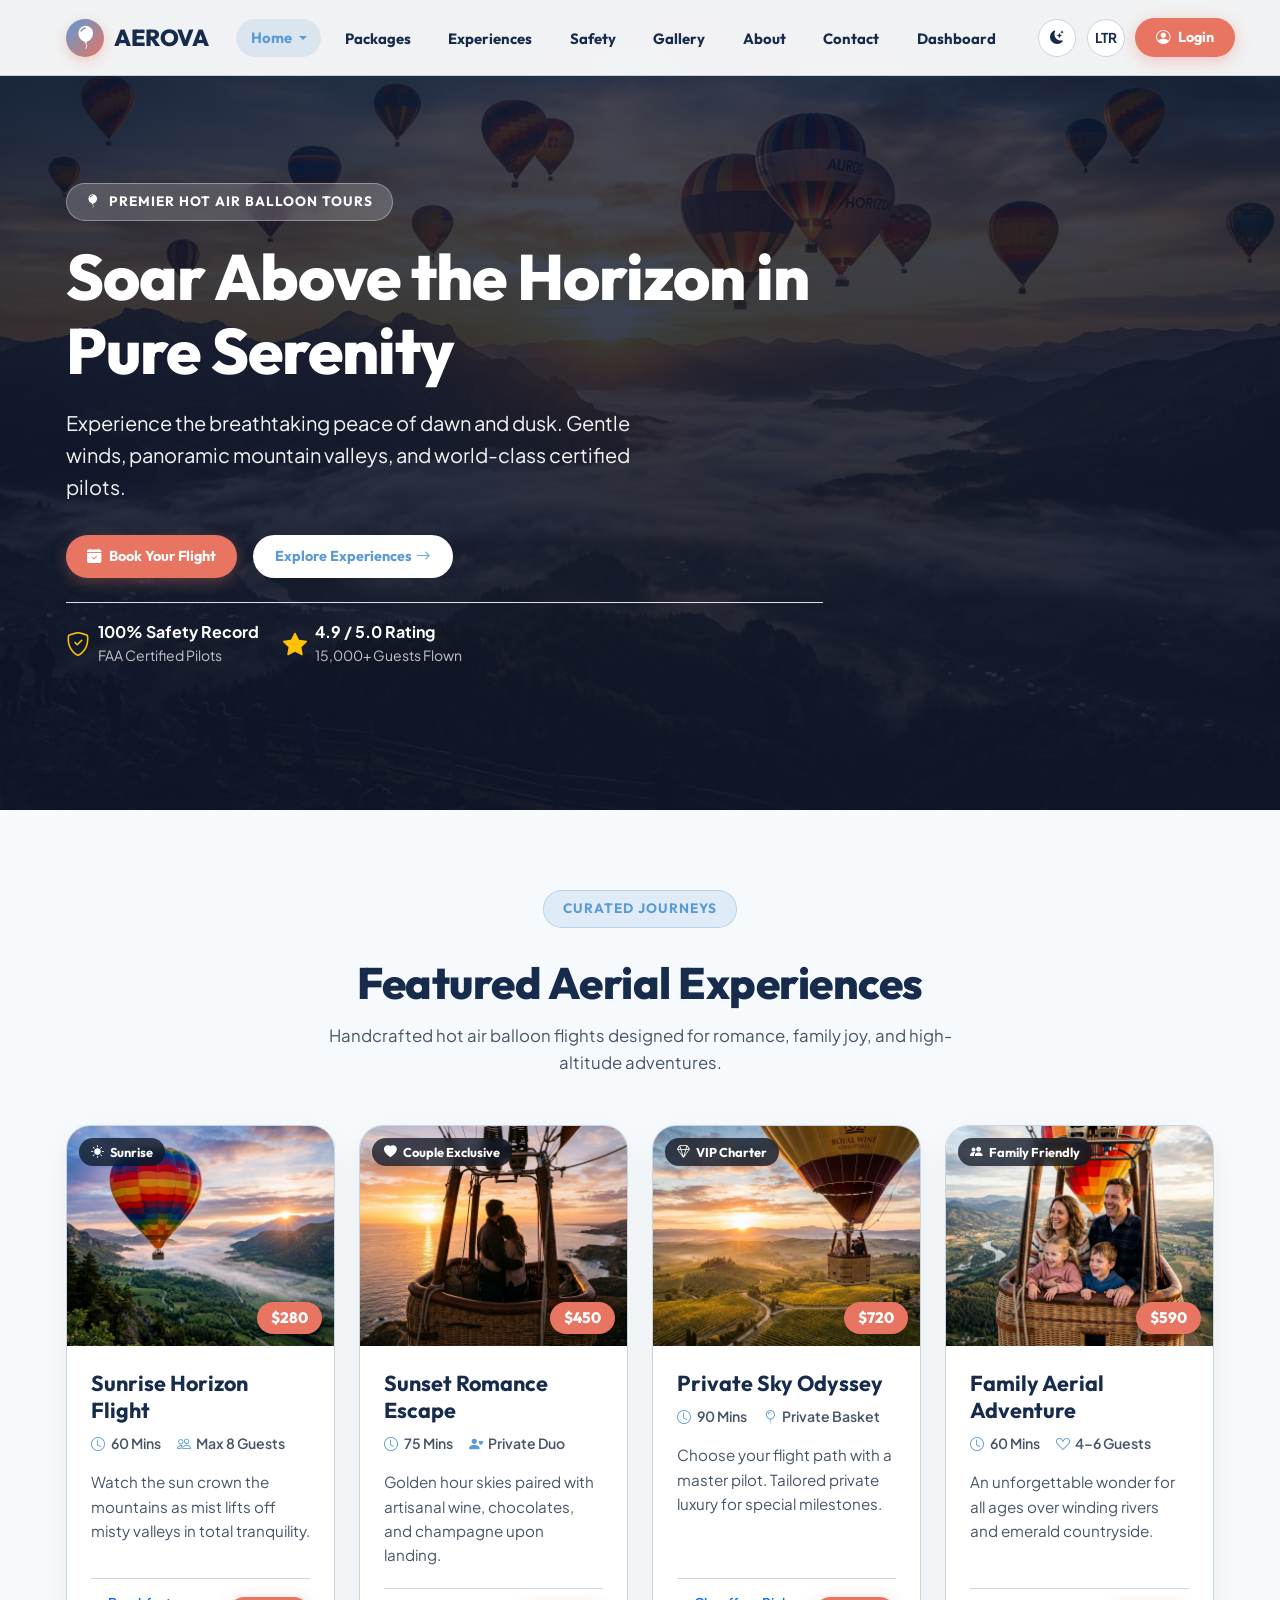
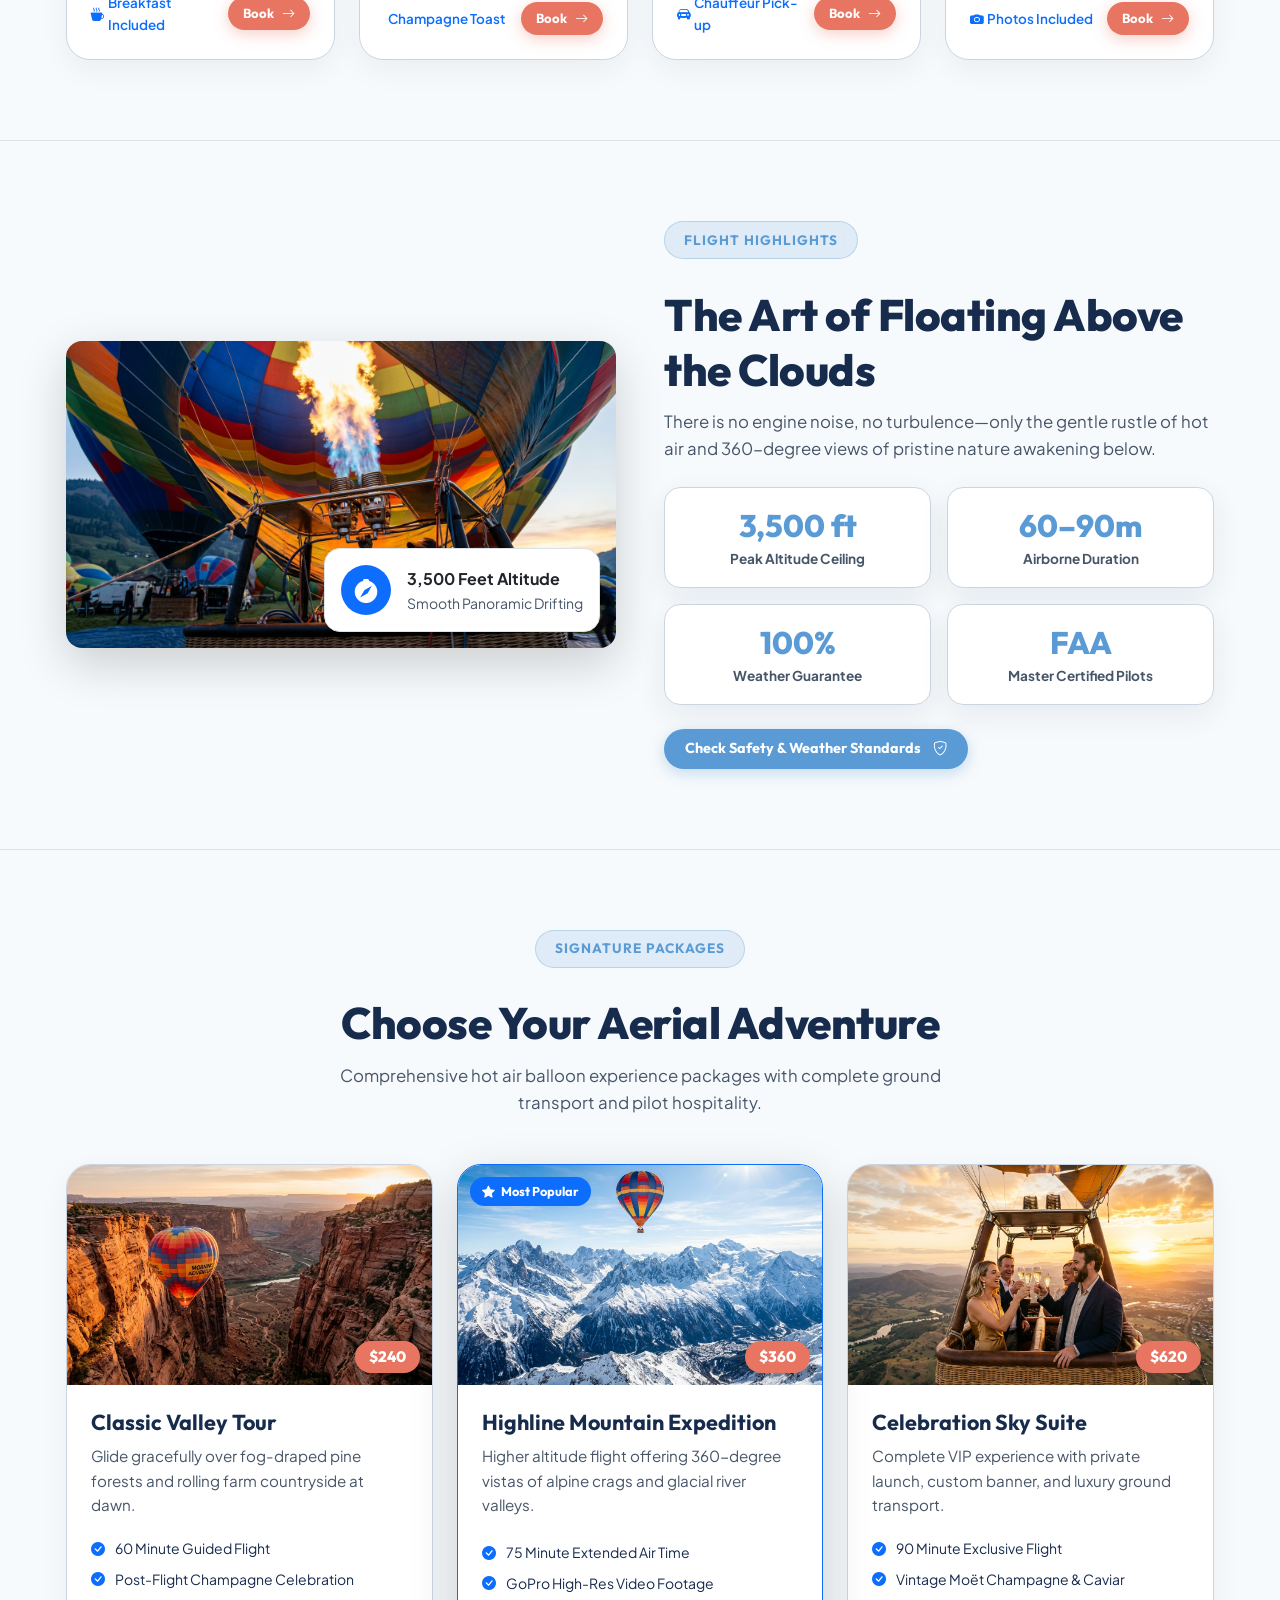
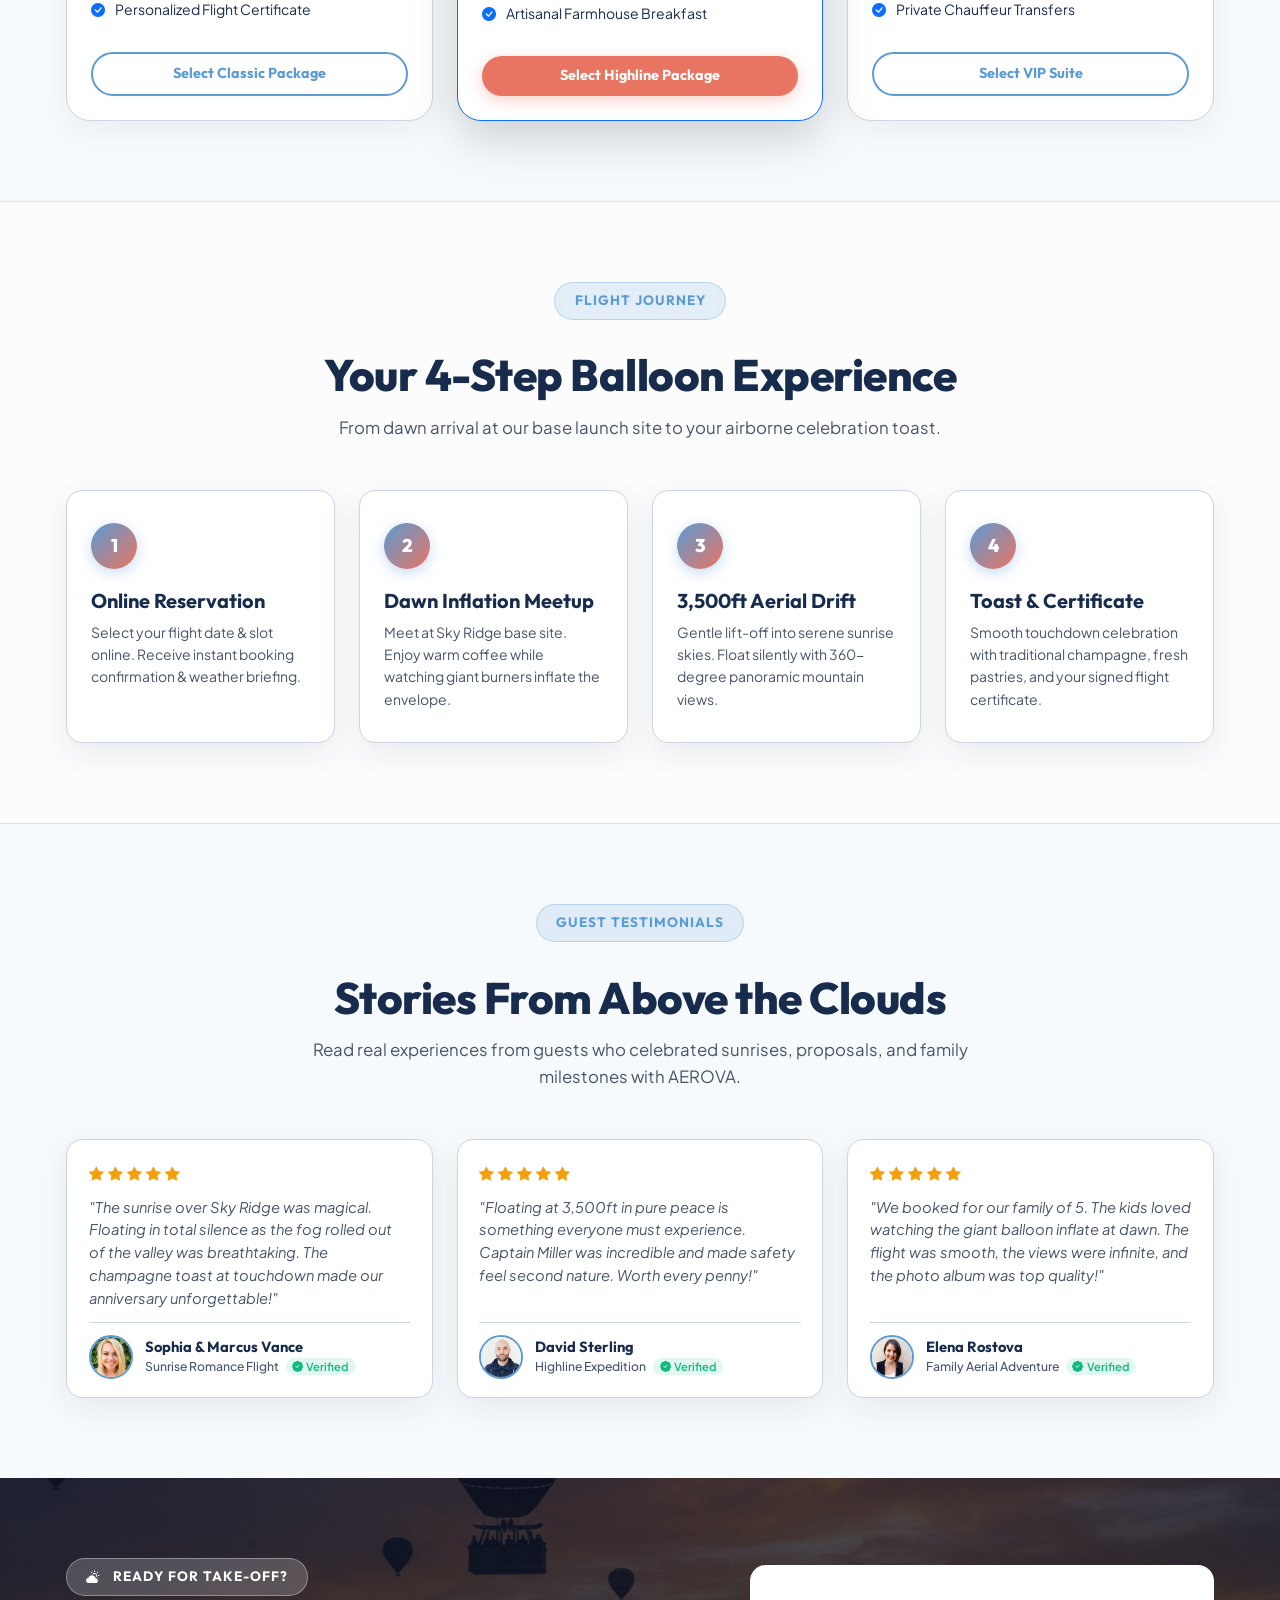
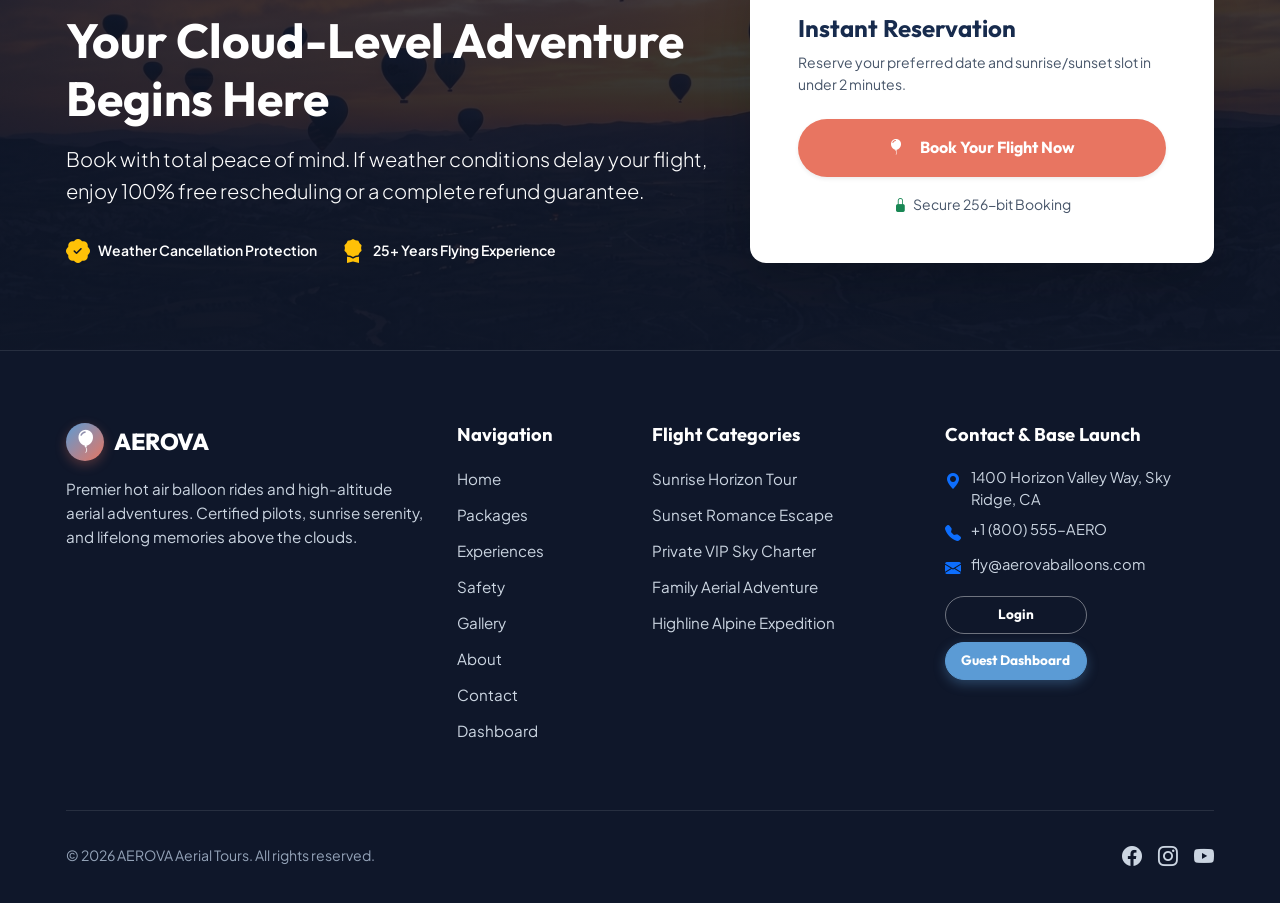
<file: index.html>
<!DOCTYPE html>
<html lang="en" data-theme="light" dir="ltr">
<head>
  <meta charset="UTF-8">
  <meta name="viewport" content="width=device-width, initial-scale=1.0">
  <title>AEROVA - Hot Air Balloon Rides & Aerial Tours</title>
  <meta name="description" content="Experience unforgettable sunrise and sunset hot air balloon flights over majestic landscapes with AEROVA Aerial Tours.">

  <!-- Bootstrap 5 CSS -->
  <link href="https://cdn.jsdelivr.net/npm/bootstrap@5.3.2/dist/css/bootstrap.min.css" rel="stylesheet">
  <!-- Bootstrap Icons -->
  <link href="https://cdn.jsdelivr.net/npm/bootstrap-icons@1.11.1/font/bootstrap-icons.css" rel="stylesheet">
  <!-- Master Stylesheet -->
  <link rel="stylesheet" href="assets/css/style.css">
  <!-- Favicon / Browser Tab Logo -->
  <link rel="icon" href="data:image/svg+xml,<svg xmlns='http://www.w3.org/2000/svg' viewBox='0 0 100 100'><defs><linearGradient id='aerovaGrad' x1='0%25' y1='0%25' x2='100%25' y2='100%25'><stop offset='0%25' stop-color='%23E87561'/><stop offset='100%25' stop-color='%235B9BD5'/></linearGradient></defs><circle cx='50' cy='50' r='50' fill='url(%23aerovaGrad)'/><path d='M50 18 C35 18 26 29 26 42 C26 53 35 63 43 69 L43 75 L57 75 L57 69 C65 63 74 53 74 42 C74 29 65 18 50 18 Z' fill='%23ffffff'/><rect x='44' y='78' width='12' height='8' rx='2' fill='%23ffffff'/><line x1='44' y1='73' x2='45' y2='78' stroke='%23ffffff' stroke-width='1.5'/><line x1='56' y1='73' x2='55' y2='78' stroke='%23ffffff' stroke-width='1.5'/></svg>" type="image/svg+xml">
</head>
<body>

  <!-- PAGE PRELOADER -->
  <div id="page-preloader" class="aerova-preloader">
    <div class="preloader-inner">
      <div class="preloader-balloon-wrapper">
        <div class="preloader-ring"></div>
        <div class="preloader-balloon">
          <i class="bi bi-balloon-fill"></i>
        </div>
      </div>
      <div class="preloader-brand">AEROVA</div>
      <div class="preloader-subtext">Preparing Sky Horizon Experience...</div>
      <div class="preloader-bar">
        <div class="preloader-progress"></div>
      </div>
    </div>
  </div>

  <!-- ==========================================================================
       HEADER & NAVIGATION BAR (Strictly 6 Main Pages + Control Actions)
       ========================================================================== -->
  <header class="aerova-header">
    <div class="container">
      <nav class="navbar navbar-expand-lg navbar-light p-0">
        <!-- Logo & Brand -->
        <a class="aerova-brand navbar-brand" href="index.html">
          <div class="aerova-brand-icon">
            <i class="bi bi-balloon-fill"></i>
          </div>
          <span>AEROVA</span>
        </a>

        <!-- Mobile Menu Toggle Button -->
        <button class="navbar-toggler collapsed border-0 shadow-none p-2" type="button" data-bs-target="#aerovaNavbar" aria-controls="aerovaNavbar" aria-expanded="false" aria-label="Toggle navigation">
          <span class="navbar-toggler-icon"></span>
        </button>

        <!-- Navbar Links & Actions -->
        <div class="collapse navbar-collapse" id="aerovaNavbar">
          <!-- Exactly 6 Main Navigation Pages -->
          <ul class="navbar-nav mx-auto mb-2 mb-lg-0 gap-lg-1">
            <li class="nav-item dropdown">
              <a class="aerova-nav-link dropdown-toggle active" href="javascript:void(0)" id="homeDropdown" role="button" aria-expanded="false">
                Home
              </a>
              <ul class="dropdown-menu border-0 shadow-lg rounded-3" aria-labelledby="homeDropdown">
                <li><a class="dropdown-item py-2 fw-semibold active" href="index.html"><i class="bi bi-house-door-fill text-primary me-2"></i> Home 1 (Cinematic)</a></li>
                <li><a class="dropdown-item py-2 fw-semibold" href="home-2.html"><i class="bi bi-balloon-fill text-secondary me-2"></i> Home 2 (Bento & Split)</a></li>
              </ul>
            </li>
            <li class="nav-item">
              <a class="aerova-nav-link" href="packages.html">Packages</a>
            </li>
            <li class="nav-item">
              <a class="aerova-nav-link" href="experiences.html">Experiences</a>
            </li>
            <li class="nav-item">
              <a class="aerova-nav-link" href="weather.html">Safety</a>
            </li>
            <li class="nav-item">
              <a class="aerova-nav-link" href="gallery.html">Gallery</a>
            </li>
            <li class="nav-item">
              <a class="aerova-nav-link" href="about.html">About</a>
            </li>
            <li class="nav-item">
              <a class="aerova-nav-link" href="contact.html">Contact</a>
            </li>
            <li class="nav-item">
              <a class="aerova-nav-link" href="dashboard.html">Dashboard</a>
            </li>
          </ul>

          <!-- System Controls & Auth Buttons -->
          <div class="header-actions">
            <!-- Theme Toggle Button -->
            <button class="btn-icon-toggle js-theme-toggle" title="Toggle Theme" aria-label="Toggle Theme">
              <i class="bi bi-moon-stars-fill js-theme-icon"></i>
            </button>
            <!-- RTL Toggle Button -->
            <button class="btn-icon-toggle js-rtl-toggle" title="Toggle RTL" aria-label="Toggle LTR/RTL">
              <span class="js-rtl-label">LTR</span>
            </button>
            <!-- Separate Login Action -->
            <a href="login.html" class="btn-primary-coral">
              <i class="bi bi-person-circle"></i> Login
            </a>
          </div>
        </div>
      </nav>
    </div>
  </header>

  <main>
    <!-- ==========================================================================
         SECTION 1: CINEMATIC AERIAL HERO
         ========================================================================== -->
    <section class="hero-home" style="background-image: url('assets/images/home1-hero-hd.jpg');">
      <div class="hero-overlay"></div>
      <div class="container hero-content">
        <div class="row align-items-center">
          <div class="col-lg-8">
            <span class="badge-eyebrow">
              <i class="bi bi-balloon-fill"></i> Premier Hot Air Balloon Tours
            </span>
            <h1 class="hero-title">Soar Above the Horizon in Pure Serenity</h1>
            <p class="hero-subtitle">
              Experience the breathtaking peace of dawn and dusk. Gentle winds, panoramic mountain valleys, and world-class certified pilots.
            </p>
            <div class="hero-actions d-flex flex-wrap gap-3 mb-4">
              <a href="packages.html" class="btn-primary-coral btn-lg">
                <i class="bi bi-calendar-check-fill"></i> Book Your Flight
              </a>
              <a href="experiences.html" class="btn-secondary-action bg-white text-dark border-white btn-lg">
                Explore Experiences <i class="bi bi-arrow-right ms-1"></i>
              </a>
            </div>
            
            <!-- Trust Indicators -->
            <div class="d-flex flex-wrap align-items-center gap-4 pt-3 border-top border-white-50">
              <div class="d-flex align-items-center gap-2">
                <i class="bi bi-shield-check text-warning fs-4"></i>
                <div>
                  <div class="fw-bold fs-6">100% Safety Record</div>
                  <div class="small opacity-75">FAA Certified Pilots</div>
                </div>
              </div>
              <div class="d-flex align-items-center gap-2">
                <i class="bi bi-star-fill text-warning fs-4"></i>
                <div>
                  <div class="fw-bold fs-6">4.9 / 5.0 Rating</div>
                  <div class="small opacity-75">15,000+ Guests Flown</div>
                </div>
              </div>
            </div>
          </div>
        </div>
      </div>
    </section>

    <!-- ==========================================================================
         SECTION 2: FEATURED FLIGHT EXPERIENCES
         ========================================================================== -->
    <section class="section-padding">
      <div class="container">
        <div class="section-header text-center">
          <span class="badge-eyebrow badge-eyebrow-dark">CURATED JOURNEYS</span>
          <h2 class="section-title">Featured Aerial Experiences</h2>
          <p class="section-desc">Handcrafted hot air balloon flights designed for romance, family joy, and high-altitude adventures.</p>
        </div>

        <div class="row g-4">
          <!-- Experience Card 1 -->
          <div class="col-xl-3 col-lg-6 col-md-6">
            <div class="card-aerova">
              <div class="card-img-wrapper">
                <img src="assets/images/home1-card-1.jpg" alt="Sunrise Horizon Flight">
                <span class="card-badge-top"><i class="bi bi-brightness-high-fill me-1"></i> Sunrise</span>
                <span class="card-price-tag">$280</span>
              </div>
              <div class="card-body-aerova">
                <h3 class="card-title-aerova">Sunrise Horizon Flight</h3>
                <div class="card-meta-list">
                  <span class="card-meta-item"><i class="bi bi-clock"></i> 60 Mins</span>
                  <span class="card-meta-item"><i class="bi bi-people"></i> Max 8 Guests</span>
                </div>
                <p class="card-desc-aerova">Watch the sun crown the mountains as mist lifts off misty valleys in total tranquility.</p>
                <div class="card-footer-aerova">
                  <span class="small fw-semibold text-primary"><i class="bi bi-cup-hot-fill me-1"></i> Breakfast Included</span>
                  <a href="packages.html" class="btn-primary-coral btn-sm">Book <i class="bi bi-arrow-right"></i></a>
                </div>
              </div>
            </div>
          </div>

          <!-- Experience Card 2 -->
          <div class="col-xl-3 col-lg-6 col-md-6">
            <div class="card-aerova">
              <div class="card-img-wrapper">
                <img src="assets/images/home1-card-2.jpg" alt="Sunset Romance Escape">
                <span class="card-badge-top"><i class="bi bi-heart-fill me-1"></i> Couple Exclusive</span>
                <span class="card-price-tag">$450</span>
              </div>
              <div class="card-body-aerova">
                <h3 class="card-title-aerova">Sunset Romance Escape</h3>
                <div class="card-meta-list">
                  <span class="card-meta-item"><i class="bi bi-clock"></i> 75 Mins</span>
                  <span class="card-meta-item"><i class="bi bi-person-heart"></i> Private Duo</span>
                </div>
                <p class="card-desc-aerova">Golden hour skies paired with artisanal wine, chocolates, and champagne upon landing.</p>
                <div class="card-footer-aerova">
                  <span class="small fw-semibold text-primary"><i class="bi bi-glass-flute me-1"></i> Champagne Toast</span>
                  <a href="packages.html" class="btn-primary-coral btn-sm">Book <i class="bi bi-arrow-right"></i></a>
                </div>
              </div>
            </div>
          </div>

          <!-- Experience Card 3 -->
          <div class="col-xl-3 col-lg-6 col-md-6">
            <div class="card-aerova">
              <div class="card-img-wrapper">
                <img src="assets/images/home1-card-3.jpg" alt="Private Sky Odyssey">
                <span class="card-badge-top"><i class="bi bi-gem me-1"></i> VIP Charter</span>
                <span class="card-price-tag">$720</span>
              </div>
              <div class="card-body-aerova">
                <h3 class="card-title-aerova">Private Sky Odyssey</h3>
                <div class="card-meta-list">
                  <span class="card-meta-item"><i class="bi bi-clock"></i> 90 Mins</span>
                  <span class="card-meta-item"><i class="bi bi-balloon"></i> Private Basket</span>
                </div>
                <p class="card-desc-aerova">Choose your flight path with a master pilot. Tailored private luxury for special milestones.</p>
                <div class="card-footer-aerova">
                  <span class="small fw-semibold text-primary"><i class="bi bi-car-front-fill me-1"></i> Chauffeur Pick-up</span>
                  <a href="packages.html" class="btn-primary-coral btn-sm">Book <i class="bi bi-arrow-right"></i></a>
                </div>
              </div>
            </div>
          </div>

          <!-- Experience Card 4 -->
          <div class="col-xl-3 col-lg-6 col-md-6">
            <div class="card-aerova">
              <div class="card-img-wrapper">
                <img src="assets/images/home1-card-4.jpg" alt="Family Aerial Adventure">
                <span class="card-badge-top"><i class="bi bi-people-fill me-1"></i> Family Friendly</span>
                <span class="card-price-tag">$590</span>
              </div>
              <div class="card-body-aerova">
                <h3 class="card-title-aerova">Family Aerial Adventure</h3>
                <div class="card-meta-list">
                  <span class="card-meta-item"><i class="bi bi-clock"></i> 60 Mins</span>
                  <span class="card-meta-item"><i class="bi bi-suit-heart"></i> 4–6 Guests</span>
                </div>
                <p class="card-desc-aerova">An unforgettable wonder for all ages over winding rivers and emerald countryside.</p>
                <div class="card-footer-aerova">
                  <span class="small fw-semibold text-primary"><i class="bi bi-camera-fill me-1"></i> Photos Included</span>
                  <a href="packages.html" class="btn-primary-coral btn-sm">Book <i class="bi bi-arrow-right"></i></a>
                </div>
              </div>
            </div>
          </div>
        </div>
      </div>
    </section>

    <!-- ==========================================================================
         SECTION 3: THE AERIAL EXPERIENCE / FLIGHT HIGHLIGHTS
         ========================================================================== -->
    <section class="section-padding bg-watermark-section border-top border-bottom" style="background-image: url('assets/images/home1-banner-bg.jpg');">
      <div class="bg-watermark-overlay"></div>
      <div class="container position-relative z-2">
        <div class="row align-items-center g-5">
          <div class="col-lg-6">
            <div class="position-relative">
              <img src="assets/images/home1-experience.jpg" alt="The Aerial Experience" class="img-fluid rounded-4 shadow-lg">
              <div class="position-absolute bottom-0 end-0 bg-white p-3 rounded-4 shadow-sm m-3 d-none d-sm-block text-dark border">
                <div class="d-flex align-items-center gap-3">
                  <div class="bg-primary text-white rounded-circle p-3 d-flex align-items-center justify-content-center" style="width: 50px; height: 50px;">
                    <i class="bi bi-compass-fill fs-4"></i>
                  </div>
                  <div>
                    <div class="fw-bold fs-6">3,500 Feet Altitude</div>
                    <div class="small text-muted">Smooth Panoramic Drifting</div>
                  </div>
                </div>
              </div>
            </div>
          </div>
          <div class="col-lg-6">
            <span class="badge-eyebrow badge-eyebrow-dark">FLIGHT HIGHLIGHTS</span>
            <h2 class="section-title">The Art of Floating Above the Clouds</h2>
            <p class="section-desc mb-4">
              There is no engine noise, no turbulence—only the gentle rustle of hot air and 360-degree views of pristine nature awakening below.
            </p>
            
            <div class="row g-3 mb-4">
              <div class="col-6">
                <div class="stat-box">
                  <div class="stat-number">3,500 ft</div>
                  <div class="stat-label">Peak Altitude Ceiling</div>
                </div>
              </div>
              <div class="col-6">
                <div class="stat-box">
                  <div class="stat-number">60–90m</div>
                  <div class="stat-label">Airborne Duration</div>
                </div>
              </div>
              <div class="col-6">
                <div class="stat-box">
                  <div class="stat-number">100%</div>
                  <div class="stat-label">Weather Guarantee</div>
                </div>
              </div>
              <div class="col-6">
                <div class="stat-box">
                  <div class="stat-number">FAA</div>
                  <div class="stat-label">Master Certified Pilots</div>
                </div>
              </div>
            </div>

            <a href="weather.html" class="btn-primary-sky">
              Check Safety & Weather Standards <i class="bi bi-shield-check ms-1"></i>
            </a>
          </div>
        </div>
      </div>
    </section>

    <!-- ==========================================================================
         SECTION 4: CHOOSE YOUR FLIGHT / FLIGHT PACKAGES
         ========================================================================== -->
    <section class="section-padding">
      <div class="container">
        <div class="section-header text-center">
          <span class="badge-eyebrow badge-eyebrow-dark">SIGNATURE PACKAGES</span>
          <h2 class="section-title">Choose Your Aerial Adventure</h2>
          <p class="section-desc">Comprehensive hot air balloon experience packages with complete ground transport and pilot hospitality.</p>
        </div>

        <div class="row g-4">
          <!-- Package 1 -->
          <div class="col-lg-4">
            <div class="card-aerova">
              <div class="card-img-wrapper">
                <img src="assets/images/home1-tier-1.jpg" alt="Classic Valley Tour">
                <span class="card-price-tag">$240</span>
              </div>
              <div class="card-body-aerova">
                <h3 class="card-title-aerova">Classic Valley Tour</h3>
                <p class="card-desc-aerova">Glide gracefully over fog-draped pine forests and rolling farm countryside at dawn.</p>
                <ul class="list-unstyled small mb-4">
                  <li class="mb-2"><i class="bi bi-check-circle-fill text-primary me-2"></i> 60 Minute Guided Flight</li>
                  <li class="mb-2"><i class="bi bi-check-circle-fill text-primary me-2"></i> Post-Flight Champagne Celebration</li>
                  <li class="mb-2"><i class="bi bi-check-circle-fill text-primary me-2"></i> Personalized Flight Certificate</li>
                </ul>
                <div class="mt-auto">
                  <a href="packages.html" class="btn-secondary-action w-100 justify-content-center">Select Classic Package</a>
                </div>
              </div>
            </div>
          </div>

          <!-- Package 2 (Featured - Most Popular) -->
          <div class="col-lg-4">
            <div class="card-aerova border-primary shadow-lg position-relative">
              <div class="card-badge-top bg-primary"><i class="bi bi-star-fill me-1"></i> Most Popular</div>
              <div class="card-img-wrapper">
                <img src="assets/images/home1-tier-2.jpg" alt="Highline Mountain Expedition">
                <span class="card-price-tag">$360</span>
              </div>
              <div class="card-body-aerova">
                <h3 class="card-title-aerova">Highline Mountain Expedition</h3>
                <p class="card-desc-aerova">Higher altitude flight offering 360-degree vistas of alpine crags and glacial river valleys.</p>
                <ul class="list-unstyled small mb-4">
                  <li class="mb-2"><i class="bi bi-check-circle-fill text-primary me-2"></i> 75 Minute Extended Air Time</li>
                  <li class="mb-2"><i class="bi bi-check-circle-fill text-primary me-2"></i> GoPro High-Res Video Footage</li>
                  <li class="mb-2"><i class="bi bi-check-circle-fill text-primary me-2"></i> Artisanal Farmhouse Breakfast</li>
                </ul>
                <div class="mt-auto">
                  <a href="packages.html" class="btn-primary-coral w-100 justify-content-center">Select Highline Package</a>
                </div>
              </div>
            </div>
          </div>

          <!-- Package 3 -->
          <div class="col-lg-4">
            <div class="card-aerova">
              <div class="card-img-wrapper">
                <img src="assets/images/home1-tier-3.jpg" alt="Celebration Sky Suite">
                <span class="card-price-tag">$620</span>
              </div>
              <div class="card-body-aerova">
                <h3 class="card-title-aerova">Celebration Sky Suite</h3>
                <p class="card-desc-aerova">Complete VIP experience with private launch, custom banner, and luxury ground transport.</p>
                <ul class="list-unstyled small mb-4">
                  <li class="mb-2"><i class="bi bi-check-circle-fill text-primary me-2"></i> 90 Minute Exclusive Flight</li>
                  <li class="mb-2"><i class="bi bi-check-circle-fill text-primary me-2"></i> Vintage Moët Champagne & Caviar</li>
                  <li class="mb-2"><i class="bi bi-check-circle-fill text-primary me-2"></i> Private Chauffeur Transfers</li>
                </ul>
                <div class="mt-auto">
                  <a href="packages.html" class="btn-secondary-action w-100 justify-content-center">Select VIP Suite</a>
                </div>
              </div>
            </div>
          </div>
        </div>
      </div>
    </section>

    <!-- ==========================================================================
         SECTION 5: GUEST FLIGHT JOURNEY TIMELINE / HOW IT WORKS
         ========================================================================== -->
    <section class="section-padding bg-light-subtle border-top border-bottom">
      <div class="container">
        <div class="section-header text-center">
          <span class="badge-eyebrow badge-eyebrow-dark">FLIGHT JOURNEY</span>
          <h2 class="section-title">Your 4-Step Balloon Experience</h2>
          <p class="section-desc">From dawn arrival at our base launch site to your airborne celebration toast.</p>
        </div>

        <div class="row g-4">
          <!-- Step 1 -->
          <div class="col-lg-3 col-md-6">
            <div class="timeline-step-card">
              <div class="timeline-step-badge">1</div>
              <h4 class="fw-bold fs-5 mb-2">Online Reservation</h4>
              <p class="small text-muted mb-0">Select your flight date & slot online. Receive instant booking confirmation & weather briefing.</p>
            </div>
          </div>
          <!-- Step 2 -->
          <div class="col-lg-3 col-md-6">
            <div class="timeline-step-card">
              <div class="timeline-step-badge">2</div>
              <h4 class="fw-bold fs-5 mb-2">Dawn Inflation Meetup</h4>
              <p class="small text-muted mb-0">Meet at Sky Ridge base site. Enjoy warm coffee while watching giant burners inflate the envelope.</p>
            </div>
          </div>
          <!-- Step 3 -->
          <div class="col-lg-3 col-md-6">
            <div class="timeline-step-card">
              <div class="timeline-step-badge">3</div>
              <h4 class="fw-bold fs-5 mb-2">3,500ft Aerial Drift</h4>
              <p class="small text-muted mb-0">Gentle lift-off into serene sunrise skies. Float silently with 360-degree panoramic mountain views.</p>
            </div>
          </div>
          <!-- Step 4 -->
          <div class="col-lg-3 col-md-6">
            <div class="timeline-step-card">
              <div class="timeline-step-badge">4</div>
              <h4 class="fw-bold fs-5 mb-2">Toast & Certificate</h4>
              <p class="small text-muted mb-0">Smooth touchdown celebration with traditional champagne, fresh pastries, and your signed flight certificate.</p>
            </div>
          </div>
        </div>
      </div>
    </section>

    <!-- ==========================================================================
         SECTION 6: GUEST REVIEWS & AERIAL TESTIMONIALS
         ========================================================================== -->
    <section class="section-padding">
      <div class="container">
        <div class="section-header text-center">
          <span class="badge-eyebrow badge-eyebrow-dark">GUEST TESTIMONIALS</span>
          <h2 class="section-title">Stories From Above the Clouds</h2>
          <p class="section-desc">Read real experiences from guests who celebrated sunrises, proposals, and family milestones with AEROVA.</p>
        </div>

        <div class="row g-4">
          <!-- Review 1 -->
          <div class="col-lg-4 col-md-6 col-12">
            <div class="testimonial-card-aerova">
              <div class="testimonial-rating">
                <i class="bi bi-star-fill"></i>
                <i class="bi bi-star-fill"></i>
                <i class="bi bi-star-fill"></i>
                <i class="bi bi-star-fill"></i>
                <i class="bi bi-star-fill"></i>
              </div>
              <p class="testimonial-quote fst-italic">
                "The sunrise over Sky Ridge was magical. Floating in total silence as the fog rolled out of the valley was breathtaking. The champagne toast at touchdown made our anniversary unforgettable!"
              </p>
              <div class="testimonial-author-wrapper">
                <img src="assets/images/home1-avatar-1.jpg" alt="Sophia & Marcus Vance" class="testimonial-author-avatar">
                <div class="testimonial-author-info">
                  <h5 class="testimonial-author-name">Sophia & Marcus Vance</h5>
                  <div class="testimonial-author-meta">
                    <span class="testimonial-flight-tag">Sunrise Romance Flight</span>
                    <span class="testimonial-verified-badge"><i class="bi bi-patch-check-fill"></i> Verified</span>
                  </div>
                </div>
              </div>
            </div>
          </div>

          <!-- Review 2 -->
          <div class="col-lg-4 col-md-6 col-12">
            <div class="testimonial-card-aerova">
              <div class="testimonial-rating">
                <i class="bi bi-star-fill"></i>
                <i class="bi bi-star-fill"></i>
                <i class="bi bi-star-fill"></i>
                <i class="bi bi-star-fill"></i>
                <i class="bi bi-star-fill"></i>
              </div>
              <p class="testimonial-quote fst-italic">
                "Floating at 3,500ft in pure peace is something everyone must experience. Captain Miller was incredible and made safety feel second nature. Worth every penny!"
              </p>
              <div class="testimonial-author-wrapper">
                <img src="assets/images/home1-avatar-2.jpg" alt="David Sterling" class="testimonial-author-avatar">
                <div class="testimonial-author-info">
                  <h5 class="testimonial-author-name">David Sterling</h5>
                  <div class="testimonial-author-meta">
                    <span class="testimonial-flight-tag">Highline Expedition</span>
                    <span class="testimonial-verified-badge"><i class="bi bi-patch-check-fill"></i> Verified</span>
                  </div>
                </div>
              </div>
            </div>
          </div>

          <!-- Review 3 -->
          <div class="col-lg-4 col-md-6 col-12 mx-md-auto mx-lg-0">
            <div class="testimonial-card-aerova">
              <div class="testimonial-rating">
                <i class="bi bi-star-fill"></i>
                <i class="bi bi-star-fill"></i>
                <i class="bi bi-star-fill"></i>
                <i class="bi bi-star-fill"></i>
                <i class="bi bi-star-fill"></i>
              </div>
              <p class="testimonial-quote fst-italic">
                "We booked for our family of 5. The kids loved watching the giant balloon inflate at dawn. The flight was smooth, the views were infinite, and the photo album was top quality!"
              </p>
              <div class="testimonial-author-wrapper">
                <img src="assets/images/home1-avatar-3.jpg" alt="Elena Rostova" class="testimonial-author-avatar">
                <div class="testimonial-author-info">
                  <h5 class="testimonial-author-name">Elena Rostova</h5>
                  <div class="testimonial-author-meta">
                    <span class="testimonial-flight-tag">Family Aerial Adventure</span>
                    <span class="testimonial-verified-badge"><i class="bi bi-patch-check-fill"></i> Verified</span>
                  </div>
                </div>
              </div>
            </div>
          </div>
        </div>
      </div>
    </section>

    <!-- ==========================================================================
         SECTION 7: FINAL BOOKING & WEATHER/SAFETY TRUST CTA
         ========================================================================== -->
    <section class="section-padding text-white position-relative" style="background-image: url('assets/images/home1-cta-bg.jpg'); background-size: cover; background-position: center;">
      <div class="hero-overlay"></div>
      <div class="container position-relative z-2">
        <div class="row align-items-center g-4">
          <div class="col-lg-7">
            <span class="badge-eyebrow mb-3"><i class="bi bi-cloud-sun-fill me-1"></i> READY FOR TAKE-OFF?</span>
            <h2 class="display-5 fw-bold text-white mb-3">Your Cloud-Level Adventure Begins Here</h2>
            <p class="lead opacity-90 mb-4">
              Book with total peace of mind. If weather conditions delay your flight, enjoy 100% free rescheduling or a complete refund guarantee.
            </p>
            <div class="d-flex flex-wrap gap-3 gap-md-4">
              <div class="d-flex align-items-center gap-2">
                <i class="bi bi-patch-check-fill text-warning fs-4"></i>
                <span class="small fw-semibold">Weather Cancellation Protection</span>
              </div>
              <div class="d-flex align-items-center gap-2">
                <i class="bi bi-award-fill text-warning fs-4"></i>
                <span class="small fw-semibold">25+ Years Flying Experience</span>
              </div>
            </div>
          </div>
          <div class="col-lg-5">
            <div class="bg-white text-dark p-4 p-md-5 rounded-4 shadow-lg ms-lg-auto" style="max-width: 480px;">
              <h4 class="fw-bold mb-2 text-start">Instant Reservation</h4>
              <p class="small text-muted text-start mb-4">Reserve your preferred date and sunrise/sunset slot in under 2 minutes.</p>
              <a href="packages.html" class="btn-primary-coral w-100 py-3 mb-3 justify-content-center fs-6 shadow-sm">
                <i class="bi bi-balloon-fill me-2"></i> Book Your Flight Now
              </a>
              <div class="small text-muted text-center"><i class="bi bi-lock-fill me-1 text-success"></i> Secure 256-bit Booking</div>
            </div>
          </div>
        </div>
      </div>
    </section>
  </main>

  <!-- ==========================================================================
       FOOTER
       ========================================================================== -->
  <footer class="aerova-footer">
    <div class="container">
      <div class="row g-4 mb-5">
        <div class="col-lg-4">
          <a class="aerova-brand text-white mb-3" href="index.html">
            <div class="aerova-brand-icon">
              <i class="bi bi-balloon-fill"></i>
            </div>
            <span>AEROVA</span>
          </a>
          <p class="footer-brand-desc">
            Premier hot air balloon rides and high-altitude aerial adventures. Certified pilots, sunrise serenity, and lifelong memories above the clouds.
          </p>
        </div>

        <div class="col-6 col-lg-2">
          <h5 class="footer-title">Navigation</h5>
          <ul class="footer-links">
            <li><a href="index.html">Home</a></li>
            <li><a href="packages.html">Packages</a></li>
            <li><a href="experiences.html">Experiences</a></li>
            <li><a href="weather.html">Safety</a></li>
            <li><a href="gallery.html">Gallery</a></li>
            <li><a href="about.html">About</a></li>
            <li><a href="contact.html">Contact</a></li>
            <li><a href="dashboard.html">Dashboard</a></li>
          </ul>
        </div>

        <div class="col-6 col-lg-3">
          <h5 class="footer-title">Flight Categories</h5>
          <ul class="footer-links">
            <li><a href="packages.html">Sunrise Horizon Tour</a></li>
            <li><a href="packages.html">Sunset Romance Escape</a></li>
            <li><a href="packages.html">Private VIP Sky Charter</a></li>
            <li><a href="packages.html">Family Aerial Adventure</a></li>
            <li><a href="packages.html">Highline Alpine Expedition</a></li>
          </ul>
        </div>

        <div class="col-lg-3">
          <h5 class="footer-title">Contact & Base Launch</h5>
          <p class="small footer-contact-item mb-2"><i class="bi bi-geo-alt-fill text-primary"></i> <span>1400 Horizon Valley Way, Sky Ridge, CA</span></p>
          <p class="small footer-contact-item mb-2"><i class="bi bi-telephone-fill text-primary"></i> <span>+1 (800) 555-AERO</span></p>
          <p class="small footer-contact-item mb-3"><i class="bi bi-envelope-fill text-primary"></i> <span>fly@aerovaballoons.com</span></p>
          <div class="d-flex flex-wrap align-items-center gap-2 mt-3">
            <a href="login.html" class="btn-footer-login">Login</a>
            <a href="dashboard.html" class="btn-footer-dashboard">Guest Dashboard</a>
          </div>
        </div>
      </div>

      <div class="footer-bottom d-flex flex-column flex-sm-row justify-content-between align-items-center gap-3">
        <div>&copy; 2026 AEROVA Aerial Tours. All rights reserved.</div>
        <div class="d-flex gap-3">
          <a href="#" aria-label="Facebook"><i class="bi bi-facebook fs-5"></i></a>
          <a href="#" aria-label="Instagram"><i class="bi bi-instagram fs-5"></i></a>
          <a href="#" aria-label="YouTube"><i class="bi bi-youtube fs-5"></i></a>
        </div>
      </div>
    </div>
  </footer>

  <!-- Back to top button -->
  <button class="back-to-top js-back-to-top" title="Back to top" aria-label="Back to top">
    <i class="bi bi-arrow-up-short fs-3"></i>
  </button>

  <!-- Bootstrap 5 JS Bundle -->
  <script src="https://cdn.jsdelivr.net/npm/bootstrap@5.3.2/dist/js/bootstrap.bundle.min.js"></script>
  <!-- Main Application Script -->
  <script src="assets/js/main.js"></script>
</body>
</html>
</file>
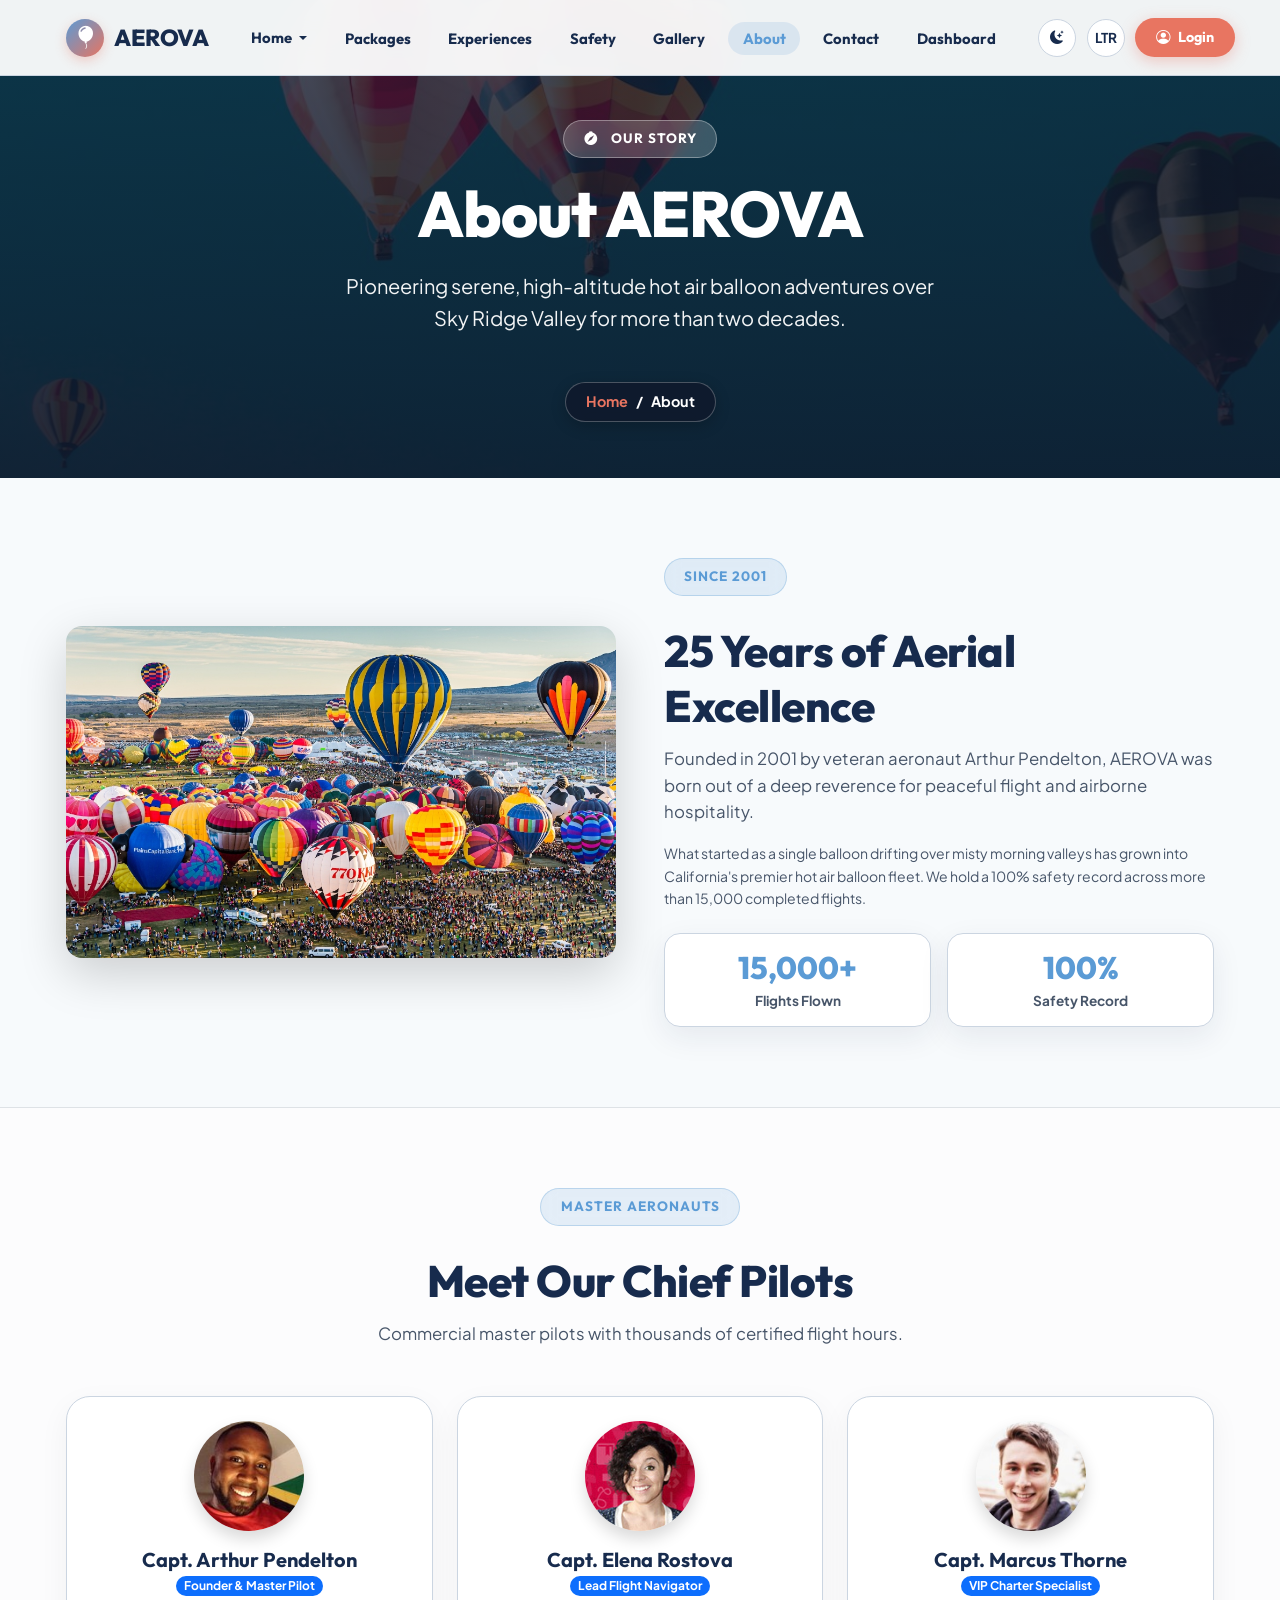
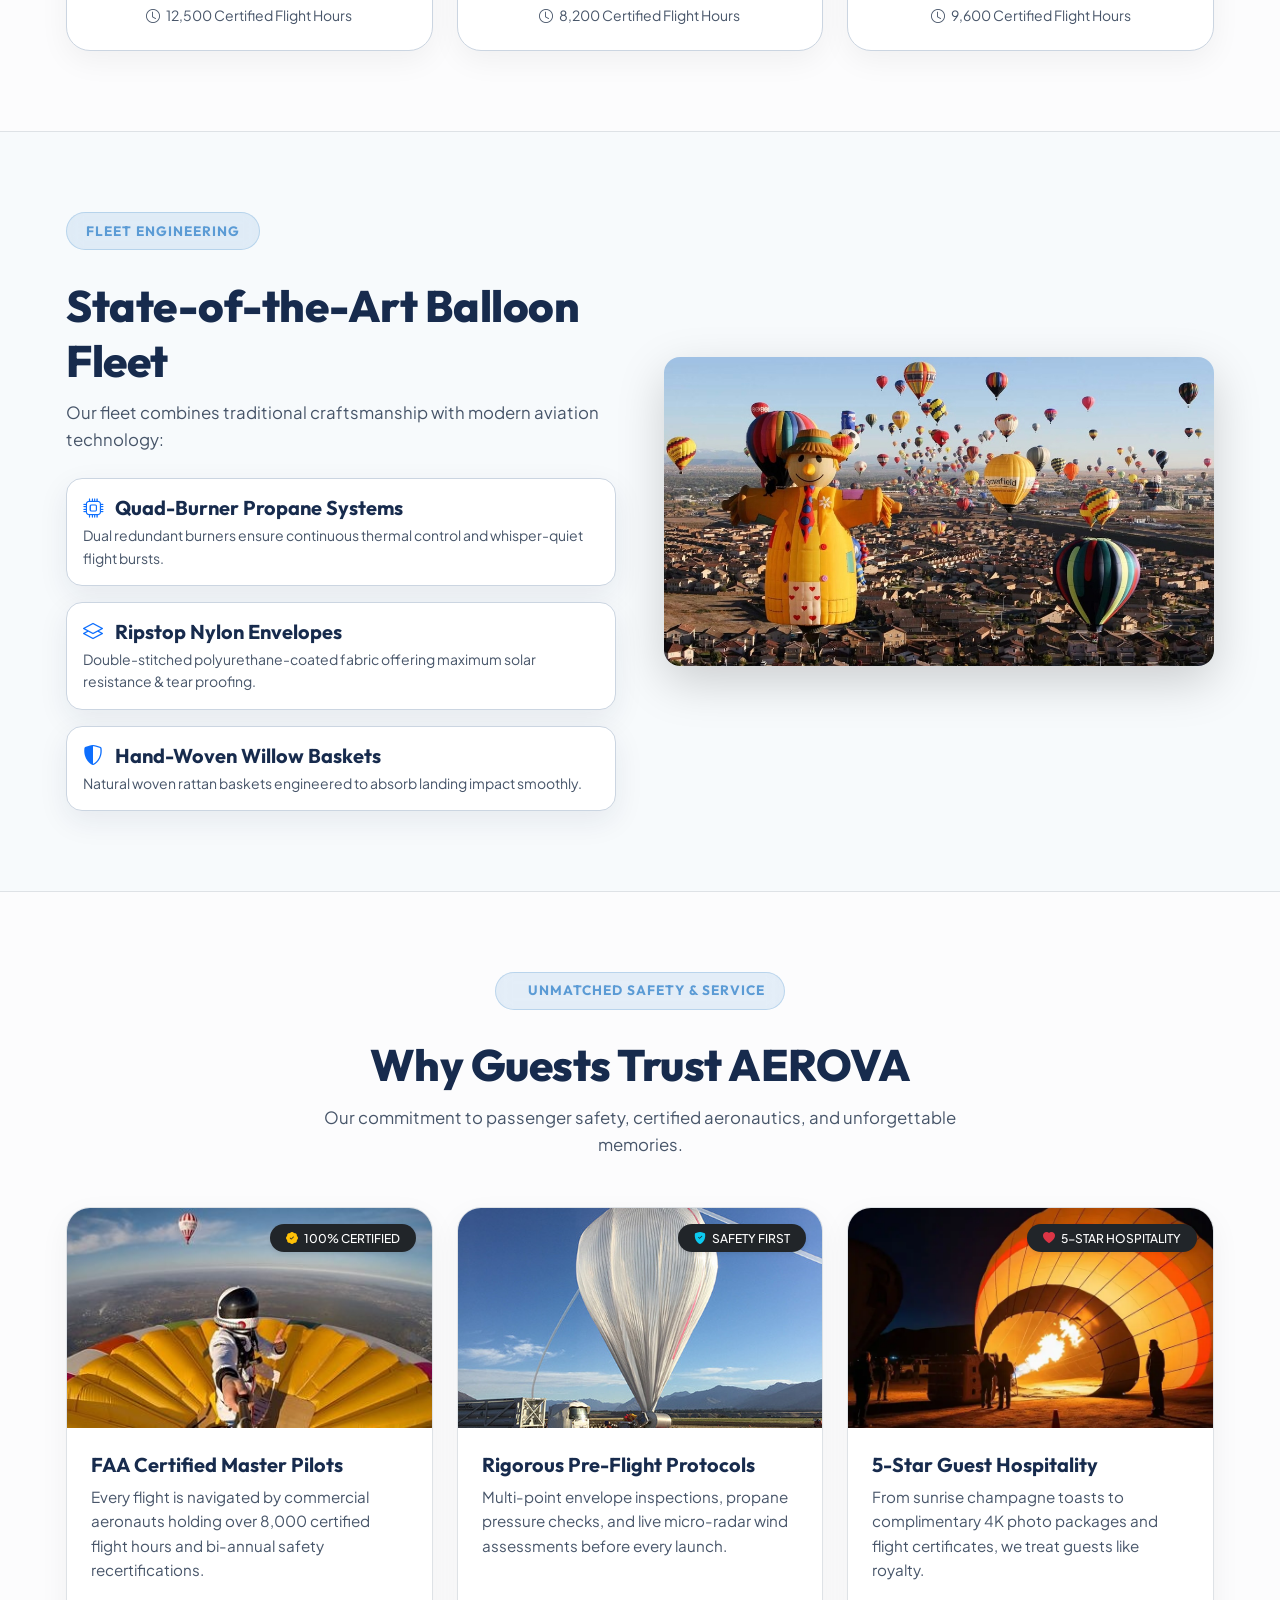
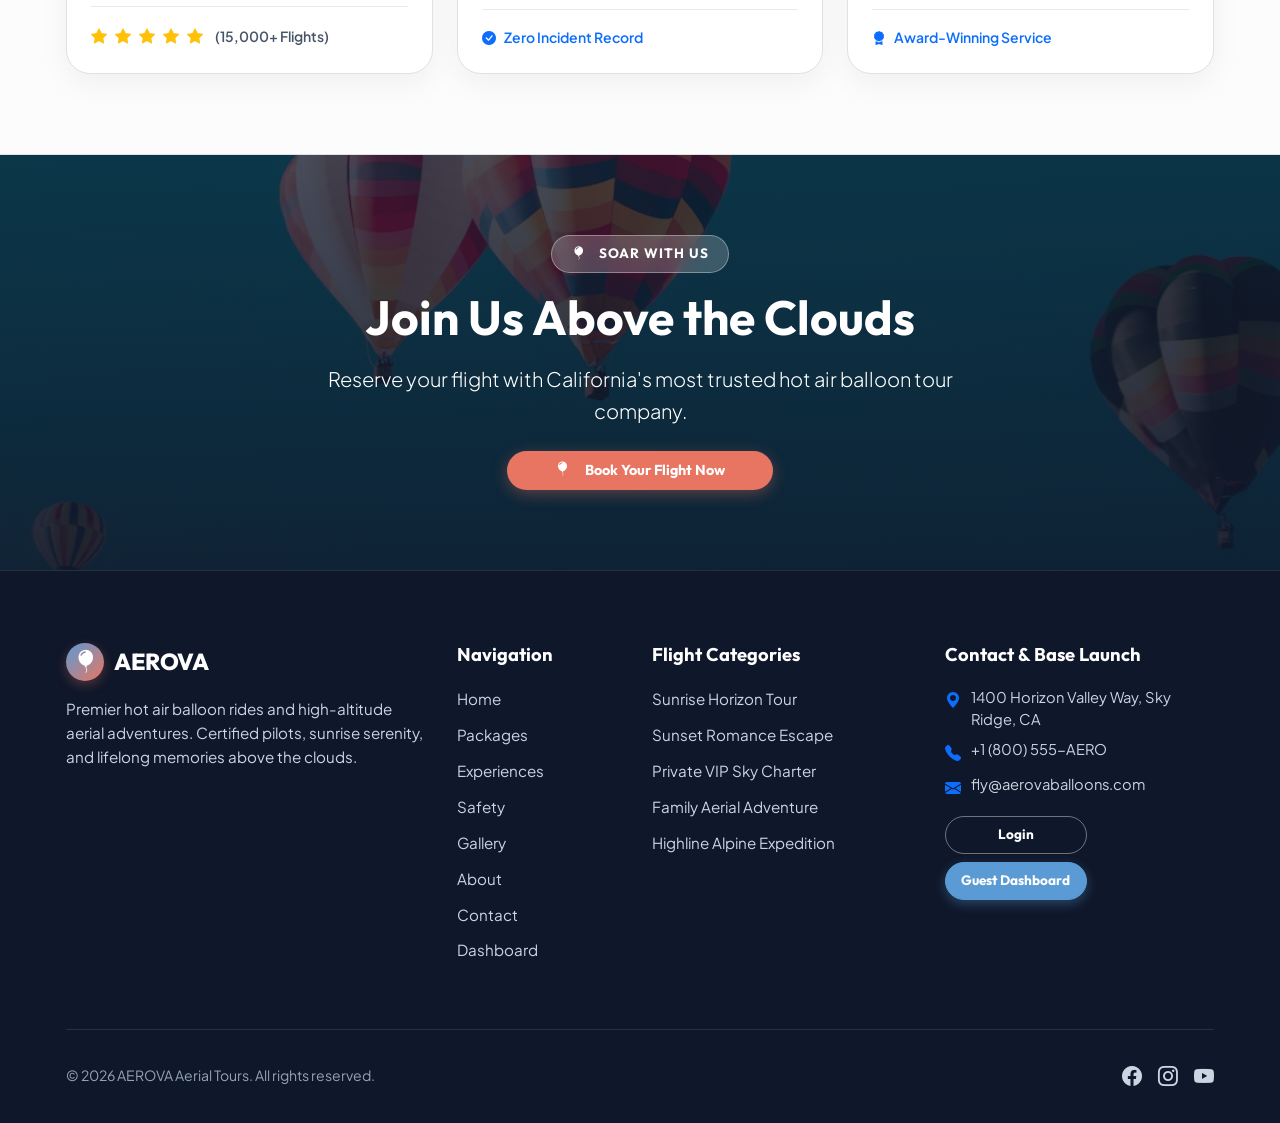
<file: about.html>
<!DOCTYPE html>
<html lang="en" data-theme="light" dir="ltr">
<head>
  <meta charset="UTF-8">
  <meta name="viewport" content="width=device-width, initial-scale=1.0">
  <title>AEROVA - About Our Fleet & Master Pilots</title>
  <meta name="description" content="Learn about AEROVA's history, FAA certified master pilots, balloon fleet engineering, and passion for hot air ballooning.">

  <!-- Bootstrap 5 CSS -->
  <link href="https://cdn.jsdelivr.net/npm/bootstrap@5.3.2/dist/css/bootstrap.min.css" rel="stylesheet">
  <!-- Bootstrap Icons -->
  <link href="https://cdn.jsdelivr.net/npm/bootstrap-icons@1.11.1/font/bootstrap-icons.css" rel="stylesheet">
  <!-- Master Stylesheet -->
  <link rel="stylesheet" href="assets/css/style.css">
  <!-- Favicon / Browser Tab Logo -->
  <link rel="icon" href="data:image/svg+xml,<svg xmlns='http://www.w3.org/2000/svg' viewBox='0 0 100 100'><defs><linearGradient id='aerovaGrad' x1='0%25' y1='0%25' x2='100%25' y2='100%25'><stop offset='0%25' stop-color='%23E87561'/><stop offset='100%25' stop-color='%235B9BD5'/></linearGradient></defs><circle cx='50' cy='50' r='50' fill='url(%23aerovaGrad)'/><path d='M50 18 C35 18 26 29 26 42 C26 53 35 63 43 69 L43 75 L57 75 L57 69 C65 63 74 53 74 42 C74 29 65 18 50 18 Z' fill='%23ffffff'/><rect x='44' y='78' width='12' height='8' rx='2' fill='%23ffffff'/><line x1='44' y1='73' x2='45' y2='78' stroke='%23ffffff' stroke-width='1.5'/><line x1='56' y1='73' x2='55' y2='78' stroke='%23ffffff' stroke-width='1.5'/></svg>" type="image/svg+xml">
</head>
<body>

  <!-- PAGE PRELOADER -->
  <div id="page-preloader" class="aerova-preloader">
    <div class="preloader-inner">
      <div class="preloader-balloon-wrapper">
        <div class="preloader-ring"></div>
        <div class="preloader-balloon">
          <i class="bi bi-balloon-fill"></i>
        </div>
      </div>
      <div class="preloader-brand">AEROVA</div>
      <div class="preloader-subtext">Preparing Sky Horizon Experience...</div>
      <div class="preloader-bar">
        <div class="preloader-progress"></div>
      </div>
    </div>
  </div>

  <!-- HEADER -->
  <header class="aerova-header">
    <div class="container">
      <nav class="navbar navbar-expand-lg navbar-light p-0">
        <a class="aerova-brand navbar-brand" href="index.html">
          <div class="aerova-brand-icon">
            <i class="bi bi-balloon-fill"></i>
          </div>
          <span>AEROVA</span>
        </a>

        <button class="navbar-toggler collapsed border-0 shadow-none p-2" type="button" data-bs-target="#aerovaNavbar" aria-controls="aerovaNavbar" aria-expanded="false" aria-label="Toggle navigation">
          <span class="navbar-toggler-icon"></span>
        </button>

        <div class="collapse navbar-collapse" id="aerovaNavbar">
          <ul class="navbar-nav mx-auto mb-2 mb-lg-0 gap-lg-1">
            <li class="nav-item dropdown">
              <a class="aerova-nav-link dropdown-toggle" href="javascript:void(0)" id="homeDropdown" role="button" aria-expanded="false">
                Home
              </a>
              <ul class="dropdown-menu border-0 shadow-lg rounded-3" aria-labelledby="homeDropdown">
                <li><a class="dropdown-item py-2 fw-semibold" href="index.html"><i class="bi bi-house-door-fill text-primary me-2"></i> Home 1 (Cinematic)</a></li>
                <li><a class="dropdown-item py-2 fw-semibold" href="home-2.html"><i class="bi bi-balloon-fill text-secondary me-2"></i> Home 2 (Bento & Split)</a></li>
              </ul>
            </li>
            <li class="nav-item"><a class="aerova-nav-link" href="packages.html">Packages</a></li>
            <li class="nav-item"><a class="aerova-nav-link" href="experiences.html">Experiences</a></li>
            <li class="nav-item"><a class="aerova-nav-link" href="weather.html">Safety</a></li>
            <li class="nav-item"><a class="aerova-nav-link" href="gallery.html">Gallery</a></li>
            <li class="nav-item"><a class="aerova-nav-link active" href="about.html">About</a></li>
            <li class="nav-item"><a class="aerova-nav-link" href="contact.html">Contact</a></li>
            <li class="nav-item"><a class="aerova-nav-link" href="dashboard.html">Dashboard</a></li>
          </ul>

          <div class="header-actions">
            <button class="btn-icon-toggle js-theme-toggle" title="Toggle Theme" aria-label="Toggle Theme">
              <i class="bi bi-moon-stars-fill js-theme-icon"></i>
            </button>
            <button class="btn-icon-toggle js-rtl-toggle" title="Toggle RTL" aria-label="Toggle LTR/RTL">
              <span class="js-rtl-label">LTR</span>
            </button>
            <a href="login.html" class="btn-primary-coral">
              <i class="bi bi-person-circle"></i> Login
            </a>
          </div>
        </div>
      </nav>
    </div>
  </header>

  <main>
    <!-- UNIFORM HEIGHT INNER HERO -->
    <section class="hero-inner" style="background-image: url('assets/images/about-hero-hd.jpg');">
      <div class="hero-overlay"></div>
      <div class="hero-inner-content">
        <span class="badge-eyebrow"><i class="bi bi-compass-fill me-1"></i> OUR STORY</span>
        <h1 class="hero-title">About AEROVA</h1>
        <p class="hero-subtitle">Pioneering serene, high-altitude hot air balloon adventures over Sky Ridge Valley for more than two decades.</p>
        <ul class="breadcrumb-custom">
          <li><a href="index.html">Home</a></li>
          <li>/</li>
          <li class="text-white">About</li>
        </ul>
      </div>
    </section>

    <!-- CONTENT SECTION 1: AEROVA STORY & ORIGIN -->
    <section class="section-padding">
      <div class="container">
        <div class="row align-items-center g-5">
          <div class="col-lg-6">
            <img src="assets/images/about-story.jpg" alt="AEROVA Heritage" class="img-fluid rounded-4 shadow-lg">
          </div>
          <div class="col-lg-6">
            <span class="badge-eyebrow badge-eyebrow-dark">SINCE 2001</span>
            <h2 class="section-title">25 Years of Aerial Excellence</h2>
            <p class="section-desc mb-3">
              Founded in 2001 by veteran aeronaut Arthur Pendelton, AEROVA was born out of a deep reverence for peaceful flight and airborne hospitality.
            </p>
            <p class="text-muted small mb-4">
              What started as a single balloon drifting over misty morning valleys has grown into California's premier hot air balloon fleet. We hold a 100% safety record across more than 15,000 completed flights.
            </p>
            <div class="row g-3">
              <div class="col-6">
                <div class="stat-box py-3">
                  <div class="stat-number">15,000+</div>
                  <div class="stat-label">Flights Flown</div>
                </div>
              </div>
              <div class="col-6">
                <div class="stat-box py-3">
                  <div class="stat-number">100%</div>
                  <div class="stat-label">Safety Record</div>
                </div>
              </div>
            </div>
          </div>
        </div>
      </div>
    </section>

    <!-- CONTENT SECTION 2: CHIEF PILOTS & AERONAUT CREW -->
    <section class="section-padding bg-light-subtle border-top border-bottom">
      <div class="container">
        <div class="section-header text-center">
          <span class="badge-eyebrow badge-eyebrow-dark">MASTER AERONAUTS</span>
          <h2 class="section-title">Meet Our Chief Pilots</h2>
          <p class="section-desc">Commercial master pilots with thousands of certified flight hours.</p>
        </div>

        <div class="row g-4">
          <!-- Pilot 1 -->
          <div class="col-lg-4 col-md-6">
            <div class="card-aerova text-center p-4">
              <img src="assets/images/about-pilot-1.jpg" alt="Captain Arthur Pendelton" class="rounded-circle mx-auto mb-3 shadow" style="width: 110px; height: 110px; object-fit: cover;">
              <h4 class="fw-bold fs-5 mb-1">Capt. Arthur Pendelton</h4>
              <span class="badge bg-primary rounded-pill w-auto mx-auto mb-2">Founder & Master Pilot</span>
              <p class="small text-muted mb-0"><i class="bi bi-clock me-1"></i> 12,500 Certified Flight Hours</p>
            </div>
          </div>

          <!-- Pilot 2 -->
          <div class="col-lg-4 col-md-6">
            <div class="card-aerova text-center p-4">
              <img src="assets/images/about-pilot-2.jpg" alt="Captain Elena Rostova" class="rounded-circle mx-auto mb-3 shadow" style="width: 110px; height: 110px; object-fit: cover;">
              <h4 class="fw-bold fs-5 mb-1">Capt. Elena Rostova</h4>
              <span class="badge bg-primary rounded-pill w-auto mx-auto mb-2">Lead Flight Navigator</span>
              <p class="small text-muted mb-0"><i class="bi bi-clock me-1"></i> 8,200 Certified Flight Hours</p>
            </div>
          </div>

          <!-- Pilot 3 -->
          <div class="col-lg-4 col-md-6">
            <div class="card-aerova text-center p-4">
              <img src="assets/images/about-pilot-3.jpg" alt="Captain Marcus Thorne" class="rounded-circle mx-auto mb-3 shadow" style="width: 110px; height: 110px; object-fit: cover;">
              <h4 class="fw-bold fs-5 mb-1">Capt. Marcus Thorne</h4>
              <span class="badge bg-primary rounded-pill w-auto mx-auto mb-2">VIP Charter Specialist</span>
              <p class="small text-muted mb-0"><i class="bi bi-clock me-1"></i> 9,600 Certified Flight Hours</p>
            </div>
          </div>
        </div>
      </div>
    </section>

    <!-- CONTENT SECTION 3: FLEET & ENVELOPE ENGINEERING -->
    <section class="section-padding">
      <div class="container">
        <div class="row align-items-center g-5">
          <div class="col-lg-6 order-lg-2">
            <img src="assets/images/about-fleet.jpg" alt="Fleet Engineering" class="img-fluid rounded-4 shadow-lg w-100 object-fit-cover" style="max-height: 380px;">
          </div>
          <div class="col-lg-6 order-lg-1">
            <span class="badge-eyebrow badge-eyebrow-dark">FLEET ENGINEERING</span>
            <h2 class="section-title">State-of-the-Art Balloon Fleet</h2>
            <p class="section-desc mb-4">
              Our fleet combines traditional craftsmanship with modern aviation technology:
            </p>

            <div class="stat-box text-start mb-3 p-3">
              <h5 class="fw-bold mb-1"><i class="bi bi-cpu text-primary me-2"></i> Quad-Burner Propane Systems</h5>
              <p class="small text-muted mb-0">Dual redundant burners ensure continuous thermal control and whisper-quiet flight bursts.</p>
            </div>

            <div class="stat-box text-start mb-3 p-3">
              <h5 class="fw-bold mb-1"><i class="bi bi-layers text-primary me-2"></i> Ripstop Nylon Envelopes</h5>
              <p class="small text-muted mb-0">Double-stitched polyurethane-coated fabric offering maximum solar resistance & tear proofing.</p>
            </div>

            <div class="stat-box text-start p-3">
              <h5 class="fw-bold mb-1"><i class="bi bi-shield-shaded text-primary me-2"></i> Hand-Woven Willow Baskets</h5>
              <p class="small text-muted mb-0">Natural woven rattan baskets engineered to absorb landing impact smoothly.</p>
            </div>
          </div>
        </div>
      </div>
    </section>

    <!-- CONTENT SECTION 4: PASSENGER TRUST & SAFETY EXCELLENCE -->
    <section class="section-padding bg-light-subtle border-top border-bottom">
      <div class="container">
        <div class="section-header text-center">
          <span class="badge-eyebrow badge-eyebrow-dark"><i class="bi bi-shield-check-fill me-1"></i> UNMATCHED SAFETY & SERVICE</span>
          <h2 class="section-title">Why Guests Trust AEROVA</h2>
          <p class="section-desc">Our commitment to passenger safety, certified aeronautics, and unforgettable memories.</p>
        </div>

        <div class="row g-4">
          <!-- Card 1 -->
          <div class="col-lg-4 col-md-6">
            <div class="card-aerova h-100 d-flex flex-column overflow-hidden border p-0">
              <div class="position-relative" style="height: 220px;">
                <img src="assets/images/about-trust-1.jpg" alt="FAA Certified Master Pilots" class="w-100 h-100 object-fit-cover">
                <span class="badge position-absolute top-0 end-0 m-3 px-3 py-2 rounded-pill bg-dark text-white fw-medium shadow-sm fs-7">
                  <i class="bi bi-patch-check-fill text-warning me-1"></i> 100% CERTIFIED
                </span>
              </div>
              <div class="p-4 d-flex flex-column flex-grow-1">
                <h4 class="fw-bold fs-5 mb-2">FAA Certified Master Pilots</h4>
                <p class="card-desc-aerova small text-muted mb-4">
                  Every flight is navigated by commercial aeronauts holding over 8,000 certified flight hours and bi-annual safety recertifications.
                </p>
                <div class="mt-auto pt-3 border-top border-light-subtle d-flex align-items-center gap-2 text-warning fs-6 fw-semibold">
                  <i class="bi bi-star-fill"></i><i class="bi bi-star-fill"></i><i class="bi bi-star-fill"></i><i class="bi bi-star-fill"></i><i class="bi bi-star-fill"></i>
                  <span class="text-muted small ms-1">(15,000+ Flights)</span>
                </div>
              </div>
            </div>
          </div>

          <!-- Card 2 -->
          <div class="col-lg-4 col-md-6">
            <div class="card-aerova h-100 d-flex flex-column overflow-hidden border p-0">
              <div class="position-relative" style="height: 220px;">
                <img src="assets/images/about-trust-2.jpg" alt="Pre-Flight Safety Protocols" class="w-100 h-100 object-fit-cover">
                <span class="badge position-absolute top-0 end-0 m-3 px-3 py-2 rounded-pill bg-dark text-white fw-medium shadow-sm fs-7">
                  <i class="bi bi-shield-fill-check text-info me-1"></i> SAFETY FIRST
                </span>
              </div>
              <div class="p-4 d-flex flex-column flex-grow-1">
                <h4 class="fw-bold fs-5 mb-2">Rigorous Pre-Flight Protocols</h4>
                <p class="card-desc-aerova small text-muted mb-4">
                  Multi-point envelope inspections, propane pressure checks, and live micro-radar wind assessments before every launch.
                </p>
                <div class="mt-auto pt-3 border-top border-light-subtle d-flex align-items-center text-primary fw-semibold small">
                  <i class="bi bi-check-circle-fill me-2"></i> Zero Incident Record
                </div>
              </div>
            </div>
          </div>

          <!-- Card 3 -->
          <div class="col-lg-4 col-md-6">
            <div class="card-aerova h-100 d-flex flex-column overflow-hidden border p-0">
              <div class="position-relative" style="height: 220px;">
                <img src="assets/images/about-trust-3.jpg" alt="5-Star Passenger Hospitality" class="w-100 h-100 object-fit-cover">
                <span class="badge position-absolute top-0 end-0 m-3 px-3 py-2 rounded-pill bg-dark text-white fw-medium shadow-sm fs-7">
                  <i class="bi bi-heart-fill text-danger me-1"></i> 5-STAR HOSPITALITY
                </span>
              </div>
              <div class="p-4 d-flex flex-column flex-grow-1">
                <h4 class="fw-bold fs-5 mb-2">5-Star Guest Hospitality</h4>
                <p class="card-desc-aerova small text-muted mb-4">
                  From sunrise champagne toasts to complimentary 4K photo packages and flight certificates, we treat guests like royalty.
                </p>
                <div class="mt-auto pt-3 border-top border-light-subtle d-flex align-items-center text-primary fw-semibold small">
                  <i class="bi bi-award-fill me-2"></i> Award-Winning Service
                </div>
              </div>
            </div>
          </div>
        </div>
      </div>
    </section>

    <!-- CONTENT SECTION 5: JOIN US IN THE SKY CTA -->
    <section class="section-padding text-white position-relative" style="background-image: url('assets/images/about-cta-bg.jpg'); background-size: cover; background-position: center;">
      <div class="hero-overlay"></div>
      <div class="container position-relative z-2 text-center" style="max-width: 720px;">
        <span class="badge-eyebrow mb-3"><i class="bi bi-balloon-fill me-1"></i> SOAR WITH US</span>
        <h2 class="display-5 fw-bold text-white mb-3">Join Us Above the Clouds</h2>
        <p class="lead opacity-90 mb-4">
          Reserve your flight with California's most trusted hot air balloon tour company.
        </p>
        <a href="packages.html" class="btn-primary-coral btn-lg px-5">
          <i class="bi bi-balloon-fill me-2"></i> Book Your Flight Now
        </a>
      </div>
    </section>
  </main>

  <!-- FOOTER -->
  <footer class="aerova-footer">
    <div class="container">
      <div class="row g-4 mb-5">
        <div class="col-lg-4">
          <a class="aerova-brand text-white mb-3" href="index.html">
            <div class="aerova-brand-icon">
              <i class="bi bi-balloon-fill"></i>
            </div>
            <span>AEROVA</span>
          </a>
          <p class="footer-brand-desc">
            Premier hot air balloon rides and high-altitude aerial adventures. Certified pilots, sunrise serenity, and lifelong memories above the clouds.
          </p>
        </div>

        <div class="col-6 col-lg-2">
          <h5 class="footer-title">Navigation</h5>
          <ul class="footer-links">
            <li><a href="index.html">Home</a></li>
            <li><a href="packages.html">Packages</a></li>
            <li><a href="experiences.html">Experiences</a></li>
            <li><a href="weather.html">Safety</a></li>
            <li><a href="gallery.html">Gallery</a></li>
            <li><a href="about.html">About</a></li>
            <li><a href="contact.html">Contact</a></li>
            <li><a href="dashboard.html">Dashboard</a></li>
          </ul>
        </div>

        <div class="col-6 col-lg-3">
          <h5 class="footer-title">Flight Categories</h5>
          <ul class="footer-links">
            <li><a href="packages.html">Sunrise Horizon Tour</a></li>
            <li><a href="packages.html">Sunset Romance Escape</a></li>
            <li><a href="packages.html">Private VIP Sky Charter</a></li>
            <li><a href="packages.html">Family Aerial Adventure</a></li>
            <li><a href="packages.html">Highline Alpine Expedition</a></li>
          </ul>
        </div>

        <div class="col-lg-3">
          <h5 class="footer-title">Contact & Base Launch</h5>
          <p class="small footer-contact-item mb-2"><i class="bi bi-geo-alt-fill text-primary"></i> <span>1400 Horizon Valley Way, Sky Ridge, CA</span></p>
          <p class="small footer-contact-item mb-2"><i class="bi bi-telephone-fill text-primary"></i> <span>+1 (800) 555-AERO</span></p>
          <p class="small footer-contact-item mb-3"><i class="bi bi-envelope-fill text-primary"></i> <span>fly@aerovaballoons.com</span></p>
          <div class="d-flex flex-wrap align-items-center gap-2 mt-3">
            <a href="login.html" class="btn-footer-login">Login</a>
            <a href="dashboard.html" class="btn-footer-dashboard">Guest Dashboard</a>
          </div>
        </div>
      </div>

      <div class="footer-bottom d-flex flex-column flex-sm-row justify-content-between align-items-center gap-3">
        <div>&copy; 2026 AEROVA Aerial Tours. All rights reserved.</div>
        <div class="d-flex gap-3">
          <a href="#" aria-label="Facebook"><i class="bi bi-facebook fs-5"></i></a>
          <a href="#" aria-label="Instagram"><i class="bi bi-instagram fs-5"></i></a>
          <a href="#" aria-label="YouTube"><i class="bi bi-youtube fs-5"></i></a>
        </div>
      </div>
    </div>
  </footer>

  <button class="back-to-top js-back-to-top" title="Back to top" aria-label="Back to top">
    <i class="bi bi-arrow-up-short fs-3"></i>
  </button>

  <script src="https://cdn.jsdelivr.net/npm/bootstrap@5.3.2/dist/js/bootstrap.bundle.min.js"></script>
  <script src="assets/js/main.js"></script>
</body>
</html>
</file>
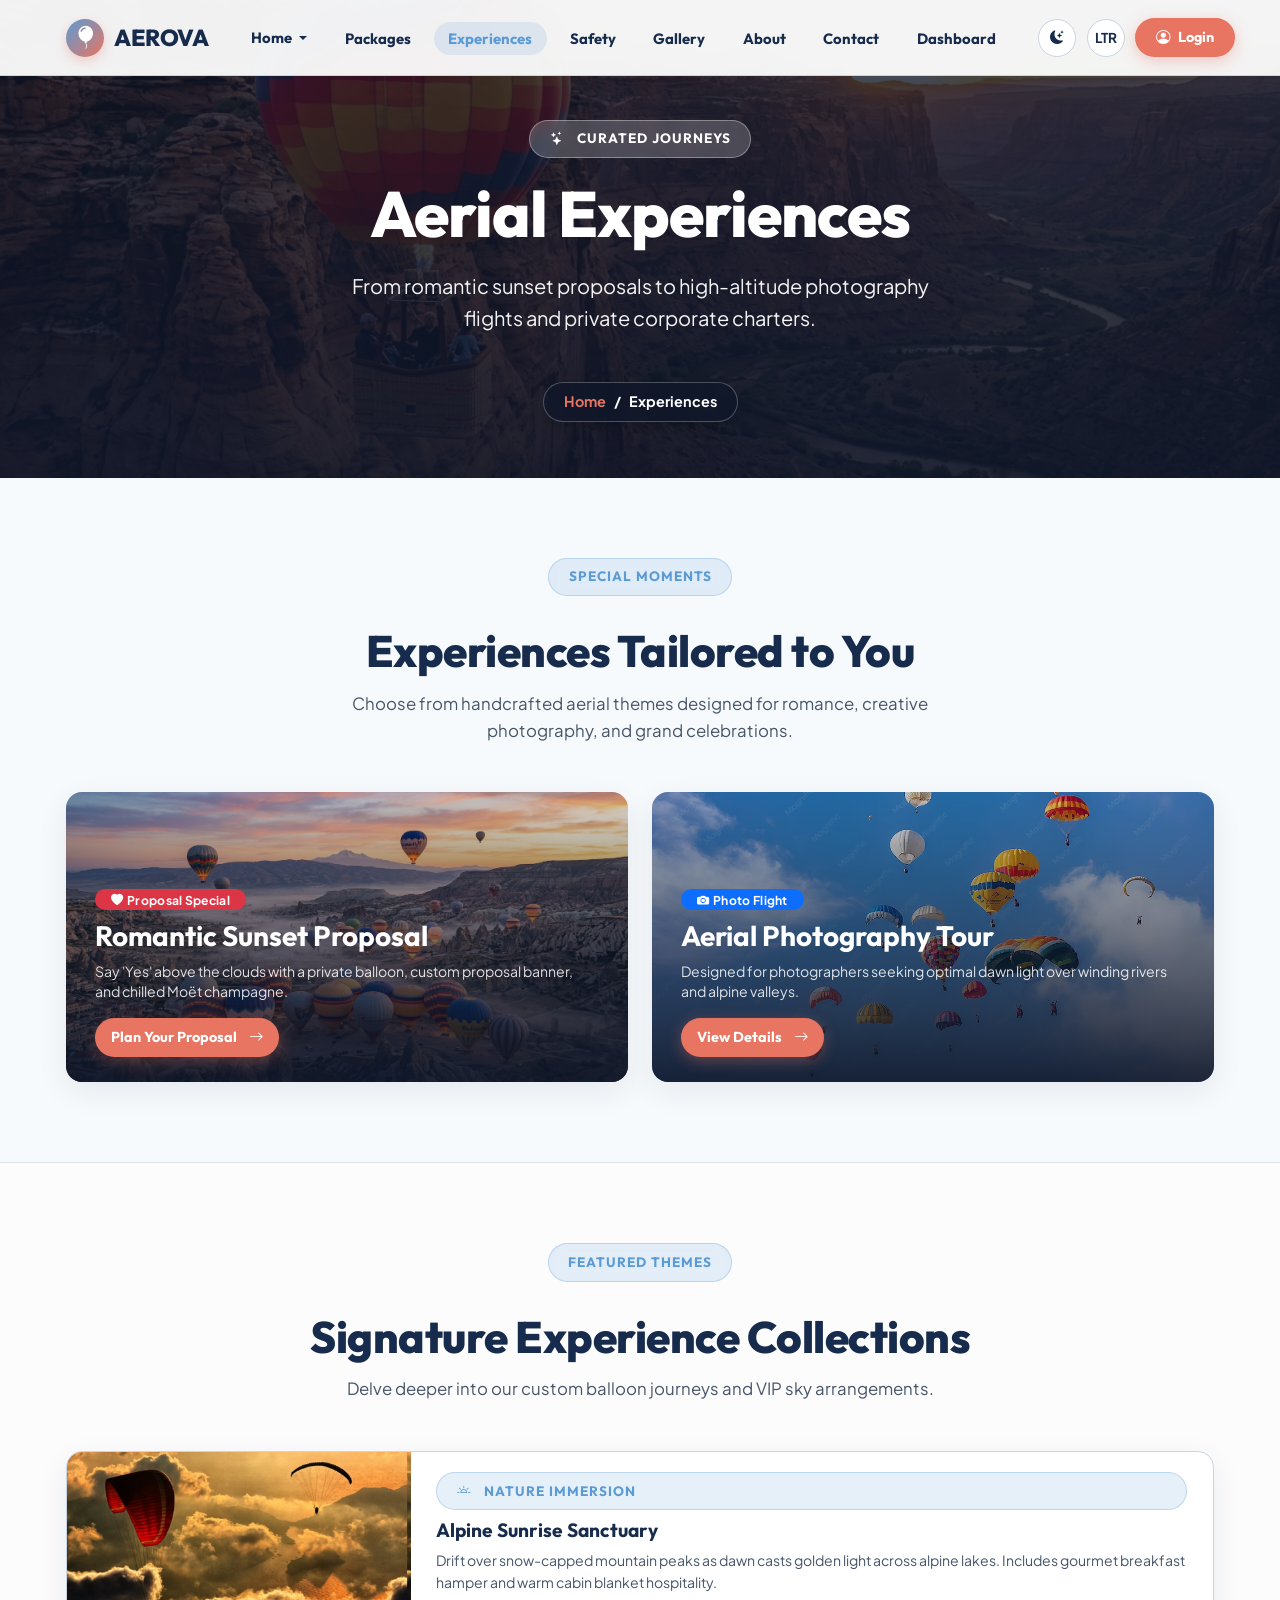
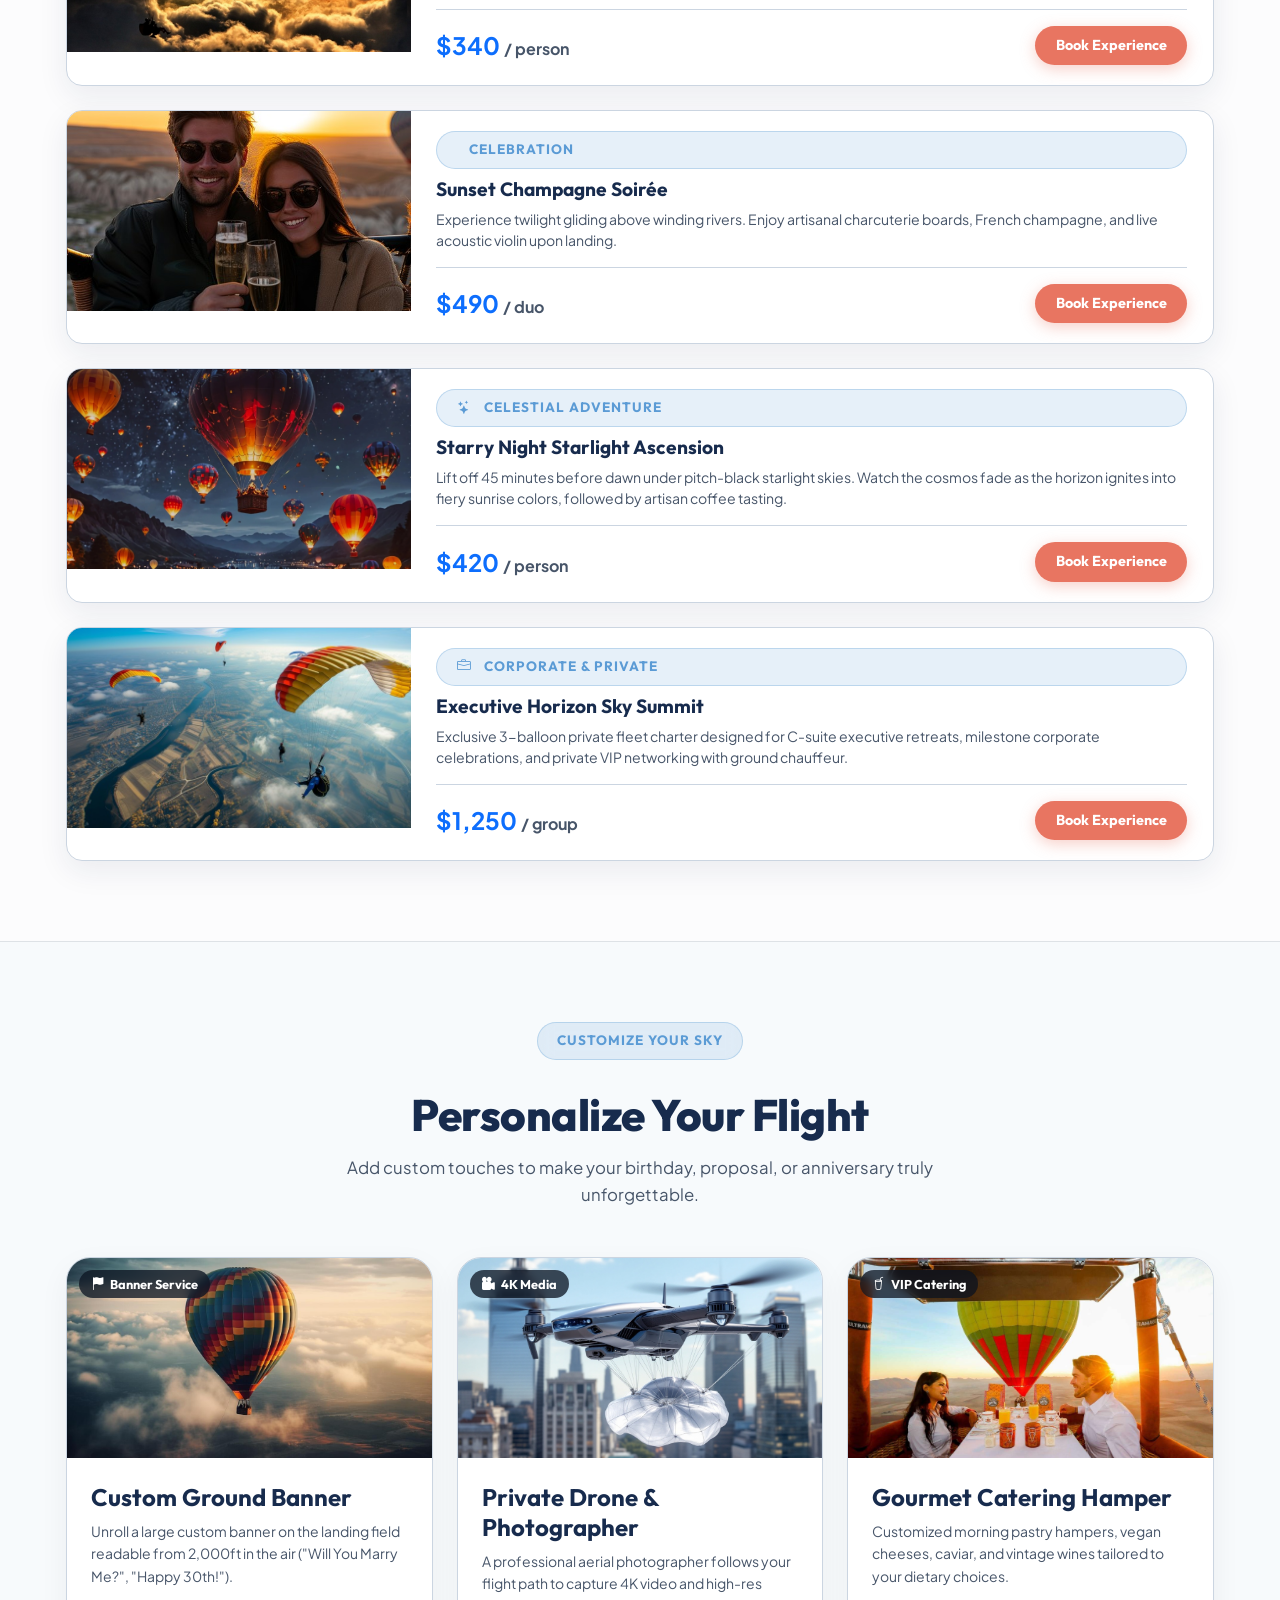
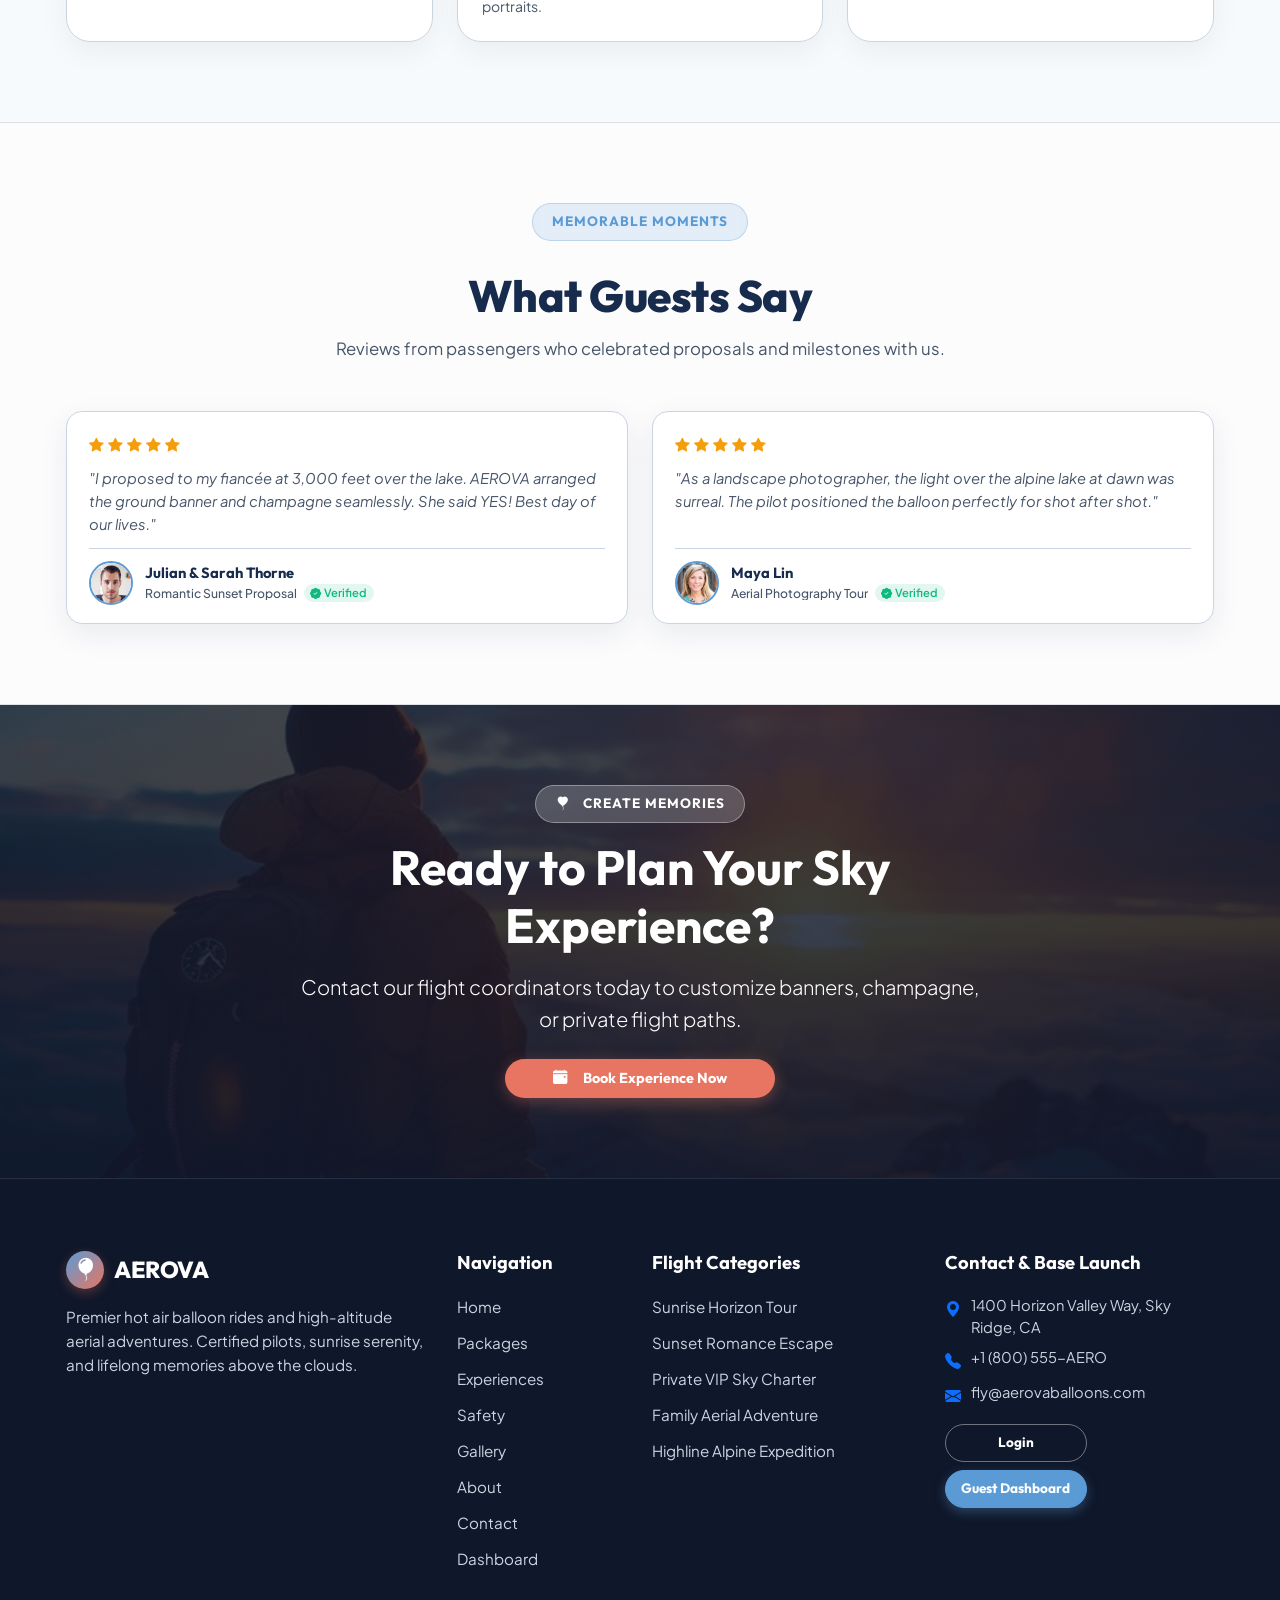
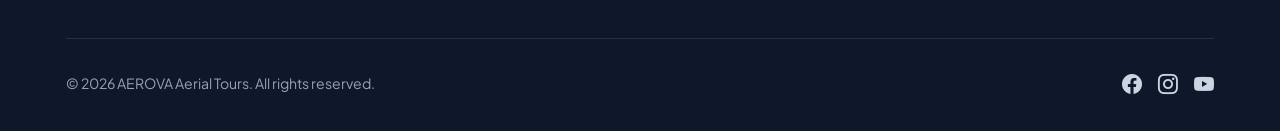
<file: experiences.html>
<!DOCTYPE html>
<html lang="en" data-theme="light" dir="ltr">
<head>
  <meta charset="UTF-8">
  <meta name="viewport" content="width=device-width, initial-scale=1.0">
  <title>AEROVA - Aerial Experiences & Romantic Flights</title>
  <meta name="description" content="Discover curated hot air balloon experiences. Sunset proposals, photography tours, and private sky journeys above majestic landscapes.">

  <!-- Bootstrap 5 CSS -->
  <link href="https://cdn.jsdelivr.net/npm/bootstrap@5.3.2/dist/css/bootstrap.min.css" rel="stylesheet">
  <!-- Bootstrap Icons -->
  <link href="https://cdn.jsdelivr.net/npm/bootstrap-icons@1.11.1/font/bootstrap-icons.css" rel="stylesheet">
  <!-- Master Stylesheet -->
  <link rel="stylesheet" href="assets/css/style.css">
  <!-- Favicon / Browser Tab Logo -->
  <link rel="icon" href="data:image/svg+xml,<svg xmlns='http://www.w3.org/2000/svg' viewBox='0 0 100 100'><defs><linearGradient id='aerovaGrad' x1='0%25' y1='0%25' x2='100%25' y2='100%25'><stop offset='0%25' stop-color='%23E87561'/><stop offset='100%25' stop-color='%235B9BD5'/></linearGradient></defs><circle cx='50' cy='50' r='50' fill='url(%23aerovaGrad)'/><path d='M50 18 C35 18 26 29 26 42 C26 53 35 63 43 69 L43 75 L57 75 L57 69 C65 63 74 53 74 42 C74 29 65 18 50 18 Z' fill='%23ffffff'/><rect x='44' y='78' width='12' height='8' rx='2' fill='%23ffffff'/><line x1='44' y1='73' x2='45' y2='78' stroke='%23ffffff' stroke-width='1.5'/><line x1='56' y1='73' x2='55' y2='78' stroke='%23ffffff' stroke-width='1.5'/></svg>" type="image/svg+xml">
</head>
<body>

  <!-- PAGE PRELOADER -->
  <div id="page-preloader" class="aerova-preloader">
    <div class="preloader-inner">
      <div class="preloader-balloon-wrapper">
        <div class="preloader-ring"></div>
        <div class="preloader-balloon">
          <i class="bi bi-balloon-fill"></i>
        </div>
      </div>
      <div class="preloader-brand">AEROVA</div>
      <div class="preloader-subtext">Preparing Sky Horizon Experience...</div>
      <div class="preloader-bar">
        <div class="preloader-progress"></div>
      </div>
    </div>
  </div>

  <!-- HEADER -->
  <header class="aerova-header">
    <div class="container">
      <nav class="navbar navbar-expand-lg navbar-light p-0">
        <a class="aerova-brand navbar-brand" href="index.html">
          <div class="aerova-brand-icon">
            <i class="bi bi-balloon-fill"></i>
          </div>
          <span>AEROVA</span>
        </a>

        <button class="navbar-toggler collapsed border-0 shadow-none p-2" type="button" data-bs-target="#aerovaNavbar" aria-controls="aerovaNavbar" aria-expanded="false" aria-label="Toggle navigation">
          <span class="navbar-toggler-icon"></span>
        </button>

        <div class="collapse navbar-collapse" id="aerovaNavbar">
          <ul class="navbar-nav mx-auto mb-2 mb-lg-0 gap-lg-1">
            <li class="nav-item dropdown">
              <a class="aerova-nav-link dropdown-toggle" href="javascript:void(0)" id="homeDropdown" role="button" aria-expanded="false">
                Home
              </a>
              <ul class="dropdown-menu border-0 shadow-lg rounded-3" aria-labelledby="homeDropdown">
                <li><a class="dropdown-item py-2 fw-semibold" href="index.html"><i class="bi bi-house-door-fill text-primary me-2"></i> Home 1 (Cinematic)</a></li>
                <li><a class="dropdown-item py-2 fw-semibold" href="home-2.html"><i class="bi bi-balloon-fill text-secondary me-2"></i> Home 2 (Bento & Split)</a></li>
              </ul>
            </li>
            <li class="nav-item"><a class="aerova-nav-link" href="packages.html">Packages</a></li>
            <li class="nav-item"><a class="aerova-nav-link active" href="experiences.html">Experiences</a></li>
            <li class="nav-item"><a class="aerova-nav-link" href="weather.html">Safety</a></li>
            <li class="nav-item"><a class="aerova-nav-link" href="gallery.html">Gallery</a></li>
            <li class="nav-item"><a class="aerova-nav-link" href="about.html">About</a></li>
            <li class="nav-item"><a class="aerova-nav-link" href="contact.html">Contact</a></li>
            <li class="nav-item"><a class="aerova-nav-link" href="dashboard.html">Dashboard</a></li>
          </ul>

          <div class="header-actions">
            <button class="btn-icon-toggle js-theme-toggle" title="Toggle Theme" aria-label="Toggle Theme">
              <i class="bi bi-moon-stars-fill js-theme-icon"></i>
            </button>
            <button class="btn-icon-toggle js-rtl-toggle" title="Toggle RTL" aria-label="Toggle LTR/RTL">
              <span class="js-rtl-label">LTR</span>
            </button>
            <a href="login.html" class="btn-primary-coral">
              <i class="bi bi-person-circle"></i> Login
            </a>
          </div>
        </div>
      </nav>
    </div>
  </header>

  <main>
    <!-- UNIFORM HEIGHT INNER HERO -->
    <section class="hero-inner" style="background-image: url('assets/images/pkg-classic-valley.jpg');">
      <div class="hero-overlay"></div>
      <div class="hero-inner-content">
        <span class="badge-eyebrow"><i class="bi bi-stars me-1"></i> CURATED JOURNEYS</span>
        <h1 class="hero-title">Aerial Experiences</h1>
        <p class="hero-subtitle">From romantic sunset proposals to high-altitude photography flights and private corporate charters.</p>
        <ul class="breadcrumb-custom">
          <li><a href="index.html">Home</a></li>
          <li>/</li>
          <li class="text-white">Experiences</li>
        </ul>
      </div>
    </section>

    <!-- CONTENT SECTION 1: SIGNATURE EXPERIENCE BENTO GRID -->
    <section class="section-padding">
      <div class="container">
        <div class="section-header text-center">
          <span class="badge-eyebrow badge-eyebrow-dark">SPECIAL MOMENTS</span>
          <h2 class="section-title">Experiences Tailored to You</h2>
          <p class="section-desc">Choose from handcrafted aerial themes designed for romance, creative photography, and grand celebrations.</p>
        </div>

        <div class="bento-grid">
          <!-- Bento 1 -->
          <div class="bento-card-large">
            <div class="card-overlay-aerova">
              <img src="assets/images/hero-index.jpg" alt="Sunset Proposal Journey">
              <div class="card-overlay-content">
                <span class="badge bg-danger rounded-pill px-3 py-1 mb-2"><i class="bi bi-heart-fill me-1"></i> Proposal Special</span>
                <h3 class="fw-bold fs-3 text-white mb-2">Romantic Sunset Proposal</h3>
                <p class="small text-white-75 mb-3">Say 'Yes' above the clouds with a private balloon, custom proposal banner, and chilled Moët champagne.</p>
                <a href="dashboard.html" class="btn-primary-coral btn-sm px-3 py-2">Plan Your Proposal <i class="bi bi-arrow-right ms-1"></i></a>
              </div>
            </div>
          </div>

          <!-- Bento 2 -->
          <div class="bento-card-small">
            <div class="card-overlay-aerova">
              <img src="assets/images/exp-photo-tour.jpg" alt="Aerial Photography Tour">
              <div class="card-overlay-content">
                <span class="badge bg-primary rounded-pill px-3 py-1 mb-2"><i class="bi bi-camera-fill me-1"></i> Photo Flight</span>
                <h3 class="fw-bold fs-3 text-white mb-2">Aerial Photography Tour</h3>
                <p class="small text-white-75 mb-3">Designed for photographers seeking optimal dawn light over winding rivers and alpine valleys.</p>
                <a href="dashboard.html" class="btn-primary-coral btn-sm px-3 py-2">View Details <i class="bi bi-arrow-right ms-1"></i></a>
              </div>
            </div>
          </div>
        </div>
      </div>
    </section>

    <!-- CONTENT SECTION 2: LARGE HORIZONTAL EDITORIAL EXPERIENCE CARDS -->
    <section class="section-padding bg-light-subtle border-top border-bottom">
      <div class="container">
        <div class="section-header text-center">
          <span class="badge-eyebrow badge-eyebrow-dark">FEATURED THEMES</span>
          <h2 class="section-title">Signature Experience Collections</h2>
          <p class="section-desc">Delve deeper into our custom balloon journeys and VIP sky arrangements.</p>
        </div>

        <div class="row g-4">
          <!-- Card 1 -->
          <div class="col-lg-12">
            <div class="card-horizontal-aerova">
              <div class="card-horizontal-img">
                <img src="assets/images/exp-alpine-sunrise.jpg" alt="Alpine Sunrise Sanctuary">
              </div>
              <div class="card-horizontal-content">
                <span class="badge-eyebrow badge-eyebrow-dark w-auto mb-2"><i class="bi bi-brightness-alt-high me-1"></i> NATURE IMMERSION</span>
                <h3 class="fw-bold mb-2">Alpine Sunrise Sanctuary</h3>
                <p class="text-muted mb-3">Drift over snow-capped mountain peaks as dawn casts golden light across alpine lakes. Includes gourmet breakfast hamper and warm cabin blanket hospitality.</p>
                <div class="card-horizontal-action">
                  <span class="fw-bold fs-4 text-primary">$340 <small class="fs-6 text-muted font-normal">/ person</small></span>
                  <a href="dashboard.html" class="btn-primary-coral btn-sm">Book Experience</a>
                </div>
              </div>
            </div>
          </div>

          <!-- Card 2 -->
          <div class="col-lg-12">
            <div class="card-horizontal-aerova">
              <div class="card-horizontal-img">
                <img src="assets/images/exp-sunset-soiree.jpg" alt="Sunset Champagne Soirée">
              </div>
              <div class="card-horizontal-content">
                <span class="badge-eyebrow badge-eyebrow-dark w-auto mb-2"><i class="bi bi-glass-flute me-1"></i> CELEBRATION</span>
                <h3 class="fw-bold mb-2">Sunset Champagne Soirée</h3>
                <p class="text-muted mb-3">Experience twilight gliding above winding rivers. Enjoy artisanal charcuterie boards, French champagne, and live acoustic violin upon landing.</p>
                <div class="card-horizontal-action">
                  <span class="fw-bold fs-4 text-primary">$490 <small class="fs-6 text-muted font-normal">/ duo</small></span>
                  <a href="dashboard.html" class="btn-primary-coral btn-sm">Book Experience</a>
                </div>
              </div>
            </div>
          </div>

          <!-- Card 3 -->
          <div class="col-lg-12">
            <div class="card-horizontal-aerova">
              <div class="card-horizontal-img">
                <img src="assets/images/exp-starry-night.jpg" alt="Starry Night Starlight Ascension">
              </div>
              <div class="card-horizontal-content">
                <span class="badge-eyebrow badge-eyebrow-dark w-auto mb-2"><i class="bi bi-stars me-1"></i> CELESTIAL ADVENTURE</span>
                <h3 class="fw-bold mb-2">Starry Night Starlight Ascension</h3>
                <p class="text-muted mb-3">Lift off 45 minutes before dawn under pitch-black starlight skies. Watch the cosmos fade as the horizon ignites into fiery sunrise colors, followed by artisan coffee tasting.</p>
                <div class="card-horizontal-action">
                  <span class="fw-bold fs-4 text-primary">$420 <small class="fs-6 text-muted font-normal">/ person</small></span>
                  <a href="dashboard.html" class="btn-primary-coral btn-sm">Book Experience</a>
                </div>
              </div>
            </div>
          </div>

          <!-- Card 4 -->
          <div class="col-lg-12">
            <div class="card-horizontal-aerova">
              <div class="card-horizontal-img">
                <img src="assets/images/exp-executive-summit.jpg" alt="Executive Horizon Sky Summit">
              </div>
              <div class="card-horizontal-content">
                <span class="badge-eyebrow badge-eyebrow-dark w-auto mb-2"><i class="bi bi-briefcase me-1"></i> CORPORATE & PRIVATE</span>
                <h3 class="fw-bold mb-2">Executive Horizon Sky Summit</h3>
                <p class="text-muted mb-3">Exclusive 3-balloon private fleet charter designed for C-suite executive retreats, milestone corporate celebrations, and private VIP networking with ground chauffeur.</p>
                <div class="card-horizontal-action">
                  <span class="fw-bold fs-4 text-primary">$1,250 <small class="fs-6 text-muted font-normal">/ group</small></span>
                  <a href="dashboard.html" class="btn-primary-coral btn-sm">Book Experience</a>
                </div>
              </div>
            </div>
          </div>
        </div>
      </div>
    </section>

    <!-- CONTENT SECTION 3: CUSTOM SKY CONFIGURATOR & PROPOSAL SERVICES -->
    <section class="section-padding">
      <div class="container">
        <div class="section-header text-center">
          <span class="badge-eyebrow badge-eyebrow-dark">CUSTOMIZE YOUR SKY</span>
          <h2 class="section-title">Personalize Your Flight</h2>
          <p class="section-desc">Add custom touches to make your birthday, proposal, or anniversary truly unforgettable.</p>
        </div>

        <div class="row g-4">
          <!-- Option 1 -->
          <div class="col-lg-4 col-md-6">
            <div class="card-aerova h-100">
              <div class="card-img-wrapper" style="height: 200px;">
                <img src="assets/images/exp-ground-banner.jpg" alt="Custom Ground Banner">
                <span class="card-badge-top"><i class="bi bi-flag-fill me-1"></i> Banner Service</span>
              </div>
              <div class="card-body-aerova p-4">
                <h4 class="fw-bold mb-2">Custom Ground Banner</h4>
                <p class="small text-muted mb-0">Unroll a large custom banner on the landing field readable from 2,000ft in the air ("Will You Marry Me?", "Happy 30th!").</p>
              </div>
            </div>
          </div>

          <!-- Option 2 -->
          <div class="col-lg-4 col-md-6">
            <div class="card-aerova h-100">
              <div class="card-img-wrapper" style="height: 200px;">
                <img src="assets/images/exp-private-drone.jpg" alt="Private Drone & Photographer">
                <span class="card-badge-top"><i class="bi bi-camera-reels-fill me-1"></i> 4K Media</span>
              </div>
              <div class="card-body-aerova p-4">
                <h4 class="fw-bold mb-2">Private Drone & Photographer</h4>
                <p class="small text-muted mb-0">A professional aerial photographer follows your flight path to capture 4K video and high-res portraits.</p>
              </div>
            </div>
          </div>

          <!-- Option 3 -->
          <div class="col-lg-4 col-md-6">
            <div class="card-aerova h-100">
              <div class="card-img-wrapper" style="height: 200px;">
                <img src="assets/images/exp-gourmet-hamper.jpg" alt="Gourmet Catering Hamper">
                <span class="card-badge-top"><i class="bi bi-cup-straw me-1"></i> VIP Catering</span>
              </div>
              <div class="card-body-aerova p-4">
                <h4 class="fw-bold mb-2">Gourmet Catering Hamper</h4>
                <p class="small text-muted mb-0">Customized morning pastry hampers, vegan cheeses, caviar, and vintage wines tailored to your dietary choices.</p>
              </div>
            </div>
          </div>
        </div>
      </div>
    </section>

    <!-- CONTENT SECTION 4: FLIGHT GUEST EXPERIENCE REVIEWS -->
    <section class="section-padding bg-light-subtle border-top border-bottom">
      <div class="container">
        <div class="section-header text-center">
          <span class="badge-eyebrow badge-eyebrow-dark">MEMORABLE MOMENTS</span>
          <h2 class="section-title">What Guests Say</h2>
          <p class="section-desc">Reviews from passengers who celebrated proposals and milestones with us.</p>
        </div>

        <div class="row g-4">
          <div class="col-lg-6 col-12">
            <div class="testimonial-card-aerova">
              <div class="testimonial-rating">
                <i class="bi bi-star-fill"></i><i class="bi bi-star-fill"></i><i class="bi bi-star-fill"></i><i class="bi bi-star-fill"></i><i class="bi bi-star-fill"></i>
              </div>
              <p class="testimonial-quote fst-italic">
                "I proposed to my fiancée at 3,000 feet over the lake. AEROVA arranged the ground banner and champagne seamlessly. She said YES! Best day of our lives."
              </p>
              <div class="testimonial-author-wrapper">
                <img src="assets/images/exp-avatar-julian.jpg" alt="Julian Thorne" class="testimonial-author-avatar">
                <div class="testimonial-author-info">
                  <h5 class="testimonial-author-name">Julian & Sarah Thorne</h5>
                  <div class="testimonial-author-meta">
                    <span class="testimonial-flight-tag">Romantic Sunset Proposal</span>
                    <span class="testimonial-verified-badge"><i class="bi bi-patch-check-fill"></i> Verified</span>
                  </div>
                </div>
              </div>
            </div>
          </div>

          <div class="col-lg-6 col-12">
            <div class="testimonial-card-aerova">
              <div class="testimonial-rating">
                <i class="bi bi-star-fill"></i><i class="bi bi-star-fill"></i><i class="bi bi-star-fill"></i><i class="bi bi-star-fill"></i><i class="bi bi-star-fill"></i>
              </div>
              <p class="testimonial-quote fst-italic">
                "As a landscape photographer, the light over the alpine lake at dawn was surreal. The pilot positioned the balloon perfectly for shot after shot."
              </p>
              <div class="testimonial-author-wrapper">
                <img src="assets/images/exp-avatar-maya.jpg" alt="Maya Lin" class="testimonial-author-avatar">
                <div class="testimonial-author-info">
                  <h5 class="testimonial-author-name">Maya Lin</h5>
                  <div class="testimonial-author-meta">
                    <span class="testimonial-flight-tag">Aerial Photography Tour</span>
                    <span class="testimonial-verified-badge"><i class="bi bi-patch-check-fill"></i> Verified</span>
                  </div>
                </div>
              </div>
            </div>
          </div>
        </div>
      </div>
    </section>

    <!-- CONTENT SECTION 5: RESERVE YOUR CUSTOM EXPERIENCE CTA -->
    <section class="section-padding text-white position-relative" style="background-image: url('assets/images/sunrise-explorer.png'); background-size: cover; background-position: center;">
      <div class="hero-overlay"></div>
      <div class="container position-relative z-2 text-center" style="max-width: 720px;">
        <span class="badge-eyebrow mb-3"><i class="bi bi-balloon-heart-fill me-1"></i> CREATE MEMORIES</span>
        <h2 class="display-5 fw-bold text-white mb-3">Ready to Plan Your Sky Experience?</h2>
        <p class="lead opacity-90 mb-4">
          Contact our flight coordinators today to customize banners, champagne, or private flight paths.
        </p>
        <a href="dashboard.html" class="btn-primary-coral btn-lg px-5">
          <i class="bi bi-calendar-event-fill me-2"></i> Book Experience Now
        </a>
      </div>
    </section>
  </main>

  <!-- FOOTER -->
  <footer class="aerova-footer">
    <div class="container">
      <div class="row g-4 mb-5">
        <div class="col-lg-4">
          <a class="aerova-brand text-white mb-3" href="index.html">
            <div class="aerova-brand-icon">
              <i class="bi bi-balloon-fill"></i>
            </div>
            <span>AEROVA</span>
          </a>
          <p class="footer-brand-desc">
            Premier hot air balloon rides and high-altitude aerial adventures. Certified pilots, sunrise serenity, and lifelong memories above the clouds.
          </p>
        </div>

        <div class="col-6 col-lg-2">
          <h5 class="footer-title">Navigation</h5>
          <ul class="footer-links">
            <li><a href="index.html">Home</a></li>
            <li><a href="packages.html">Packages</a></li>
            <li><a href="experiences.html">Experiences</a></li>
            <li><a href="weather.html">Safety</a></li>
            <li><a href="gallery.html">Gallery</a></li>
            <li><a href="about.html">About</a></li>
            <li><a href="contact.html">Contact</a></li>
            <li><a href="dashboard.html">Dashboard</a></li>
          </ul>
        </div>

        <div class="col-6 col-lg-3">
          <h5 class="footer-title">Flight Categories</h5>
          <ul class="footer-links">
            <li><a href="packages.html">Sunrise Horizon Tour</a></li>
            <li><a href="packages.html">Sunset Romance Escape</a></li>
            <li><a href="packages.html">Private VIP Sky Charter</a></li>
            <li><a href="packages.html">Family Aerial Adventure</a></li>
            <li><a href="packages.html">Highline Alpine Expedition</a></li>
          </ul>
        </div>

        <div class="col-lg-3">
          <h5 class="footer-title">Contact & Base Launch</h5>
          <p class="small footer-contact-item mb-2"><i class="bi bi-geo-alt-fill text-primary"></i> <span>1400 Horizon Valley Way, Sky Ridge, CA</span></p>
          <p class="small footer-contact-item mb-2"><i class="bi bi-telephone-fill text-primary"></i> <span>+1 (800) 555-AERO</span></p>
          <p class="small footer-contact-item mb-3"><i class="bi bi-envelope-fill text-primary"></i> <span>fly@aerovaballoons.com</span></p>
          <div class="d-flex flex-wrap align-items-center gap-2 mt-3">
            <a href="login.html" class="btn-footer-login">Login</a>
            <a href="dashboard.html" class="btn-footer-dashboard">Guest Dashboard</a>
          </div>
        </div>
      </div>

      <div class="footer-bottom d-flex flex-column flex-sm-row justify-content-between align-items-center gap-3">
        <div>&copy; 2026 AEROVA Aerial Tours. All rights reserved.</div>
        <div class="d-flex gap-3">
          <a href="#" aria-label="Facebook"><i class="bi bi-facebook fs-5"></i></a>
          <a href="#" aria-label="Instagram"><i class="bi bi-instagram fs-5"></i></a>
          <a href="#" aria-label="YouTube"><i class="bi bi-youtube fs-5"></i></a>
        </div>
      </div>
    </div>
  </footer>

  <button class="back-to-top js-back-to-top" title="Back to top" aria-label="Back to top">
    <i class="bi bi-arrow-up-short fs-3"></i>
  </button>

  <script src="https://cdn.jsdelivr.net/npm/bootstrap@5.3.2/dist/js/bootstrap.bundle.min.js"></script>
  <script src="assets/js/main.js"></script>
</body>
</html>
</file>
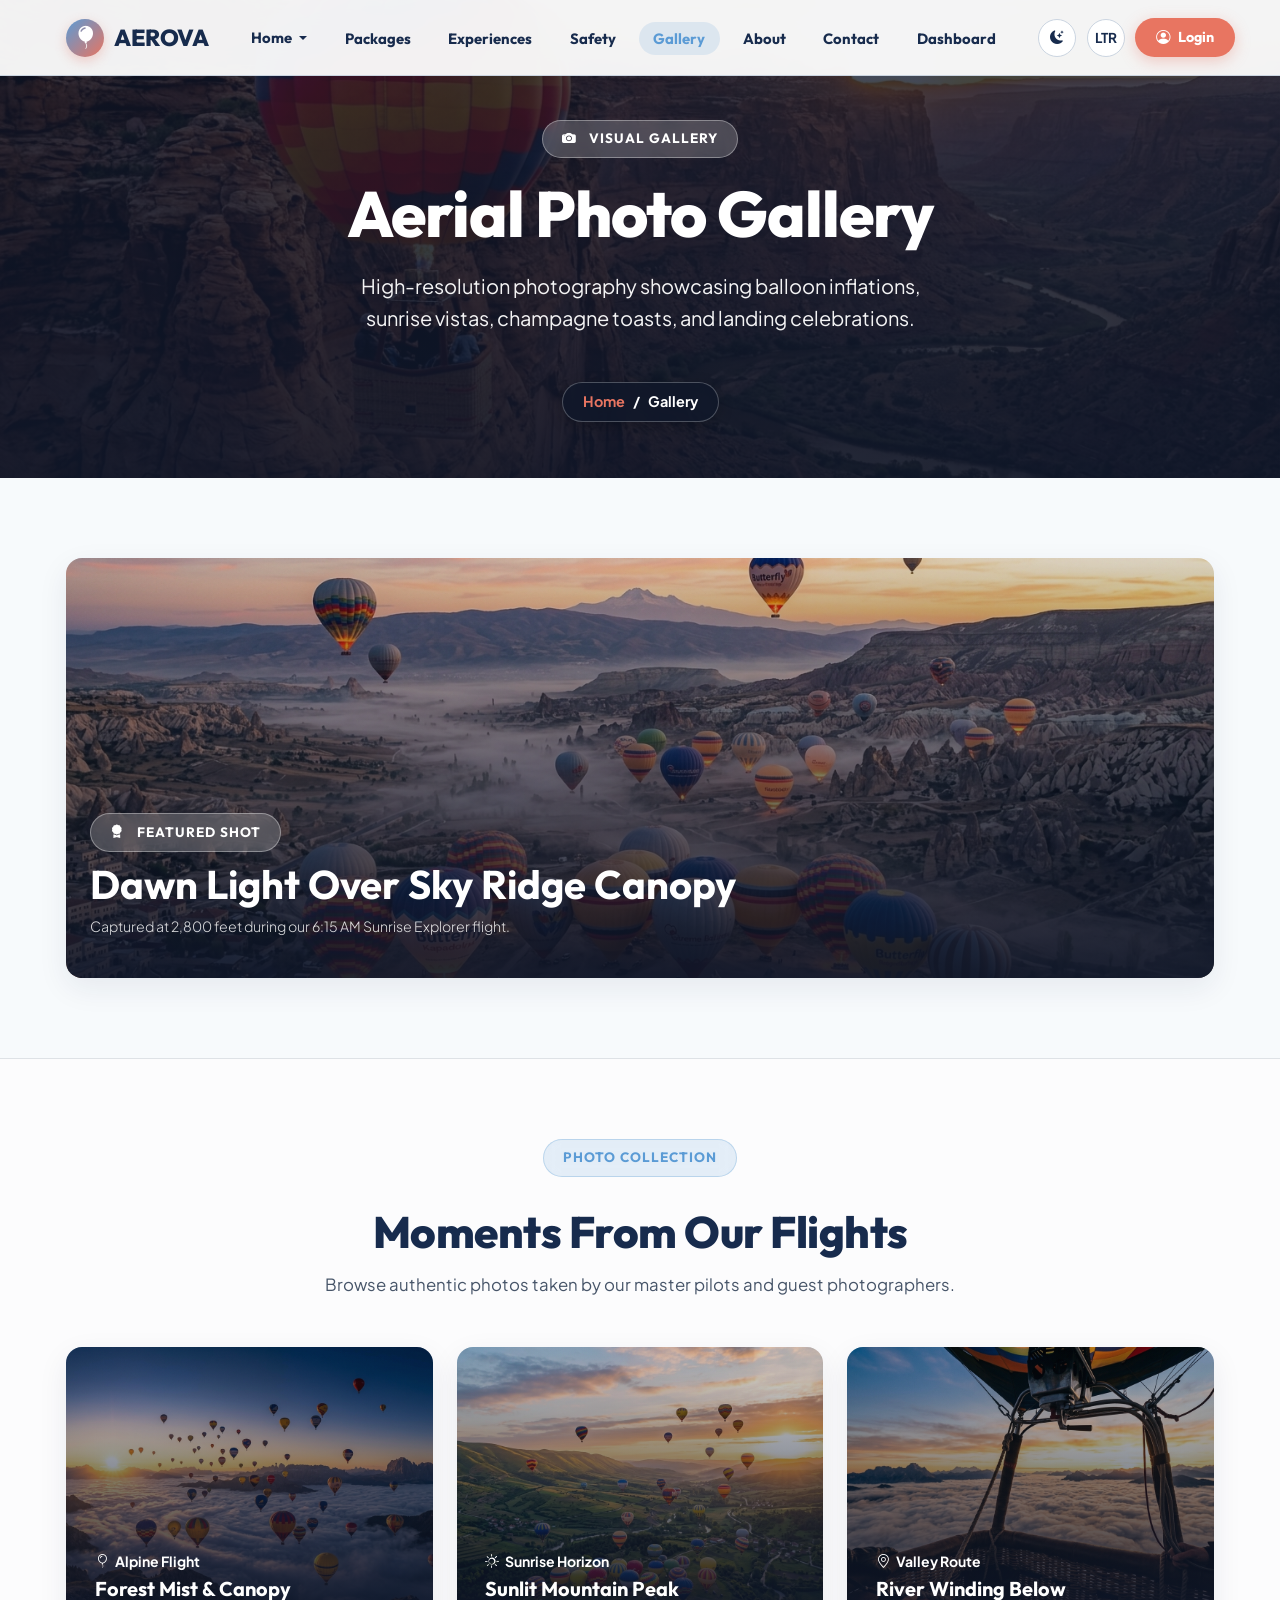
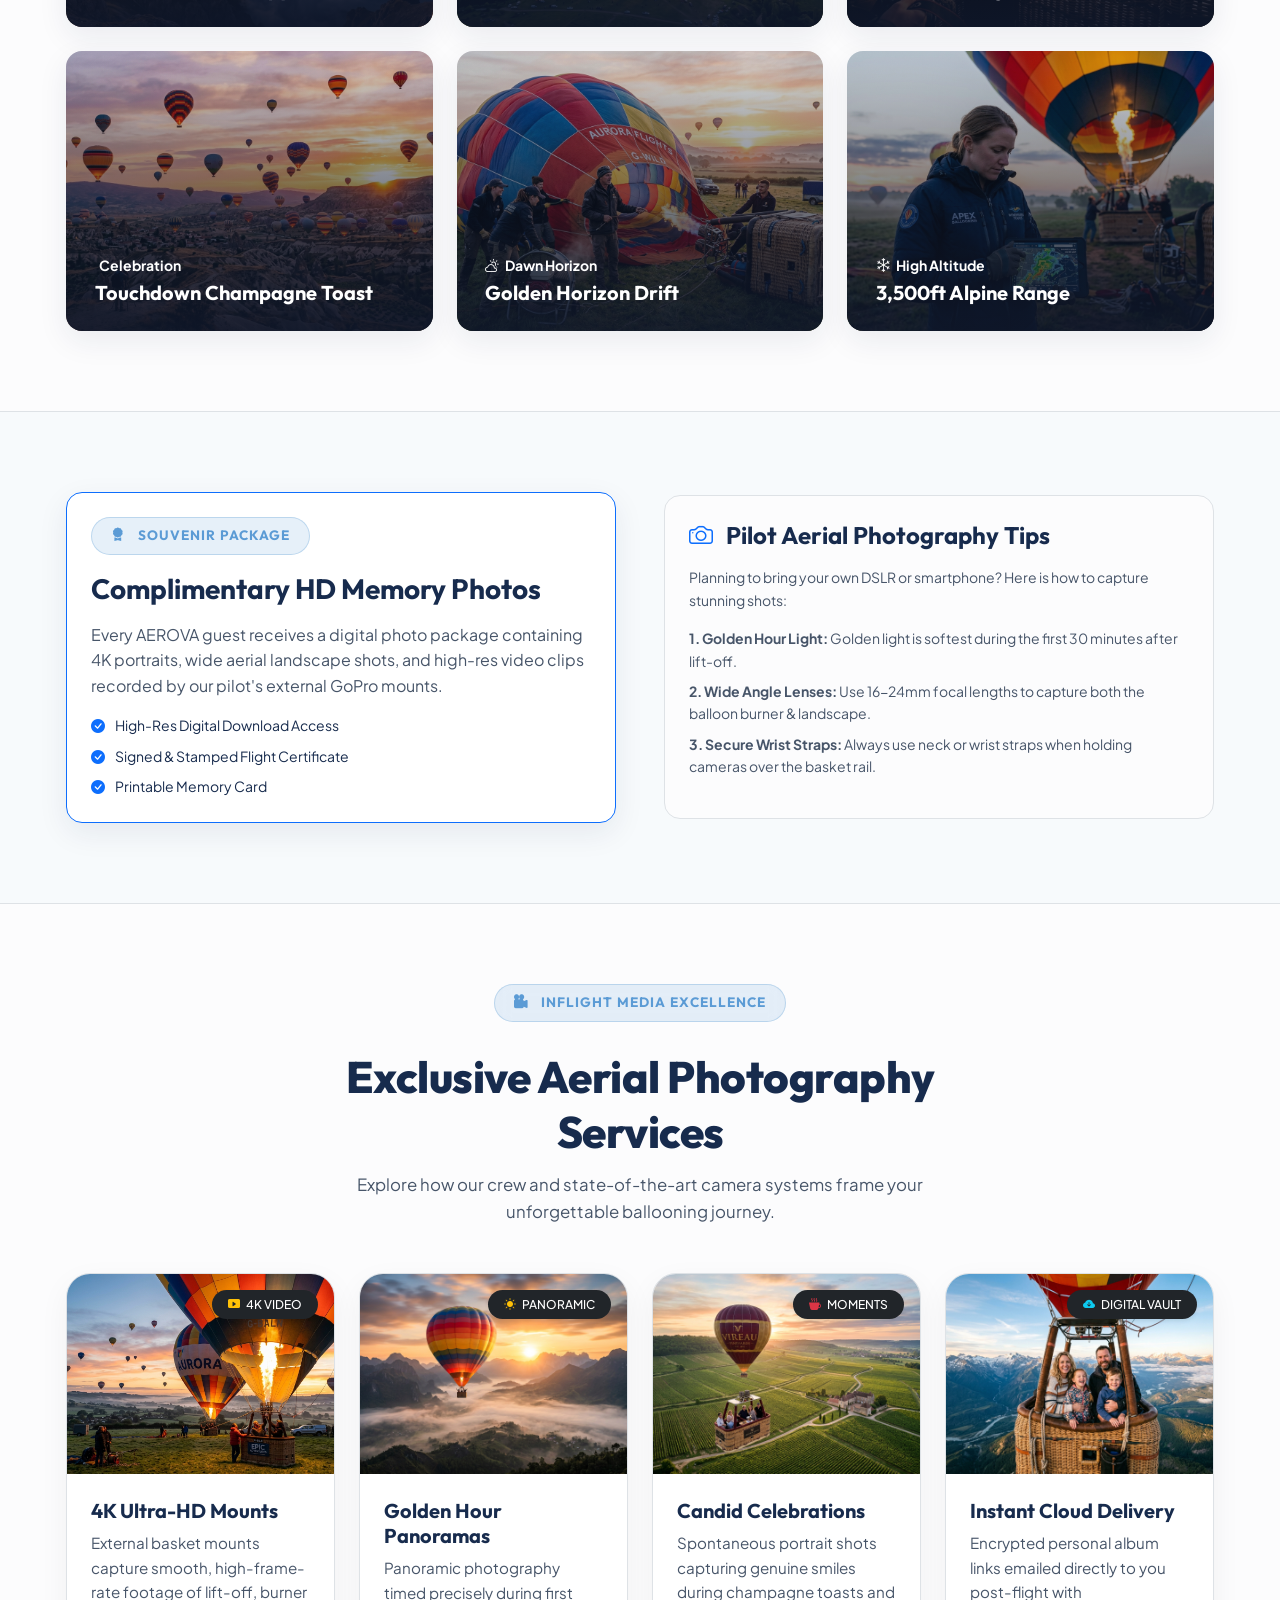
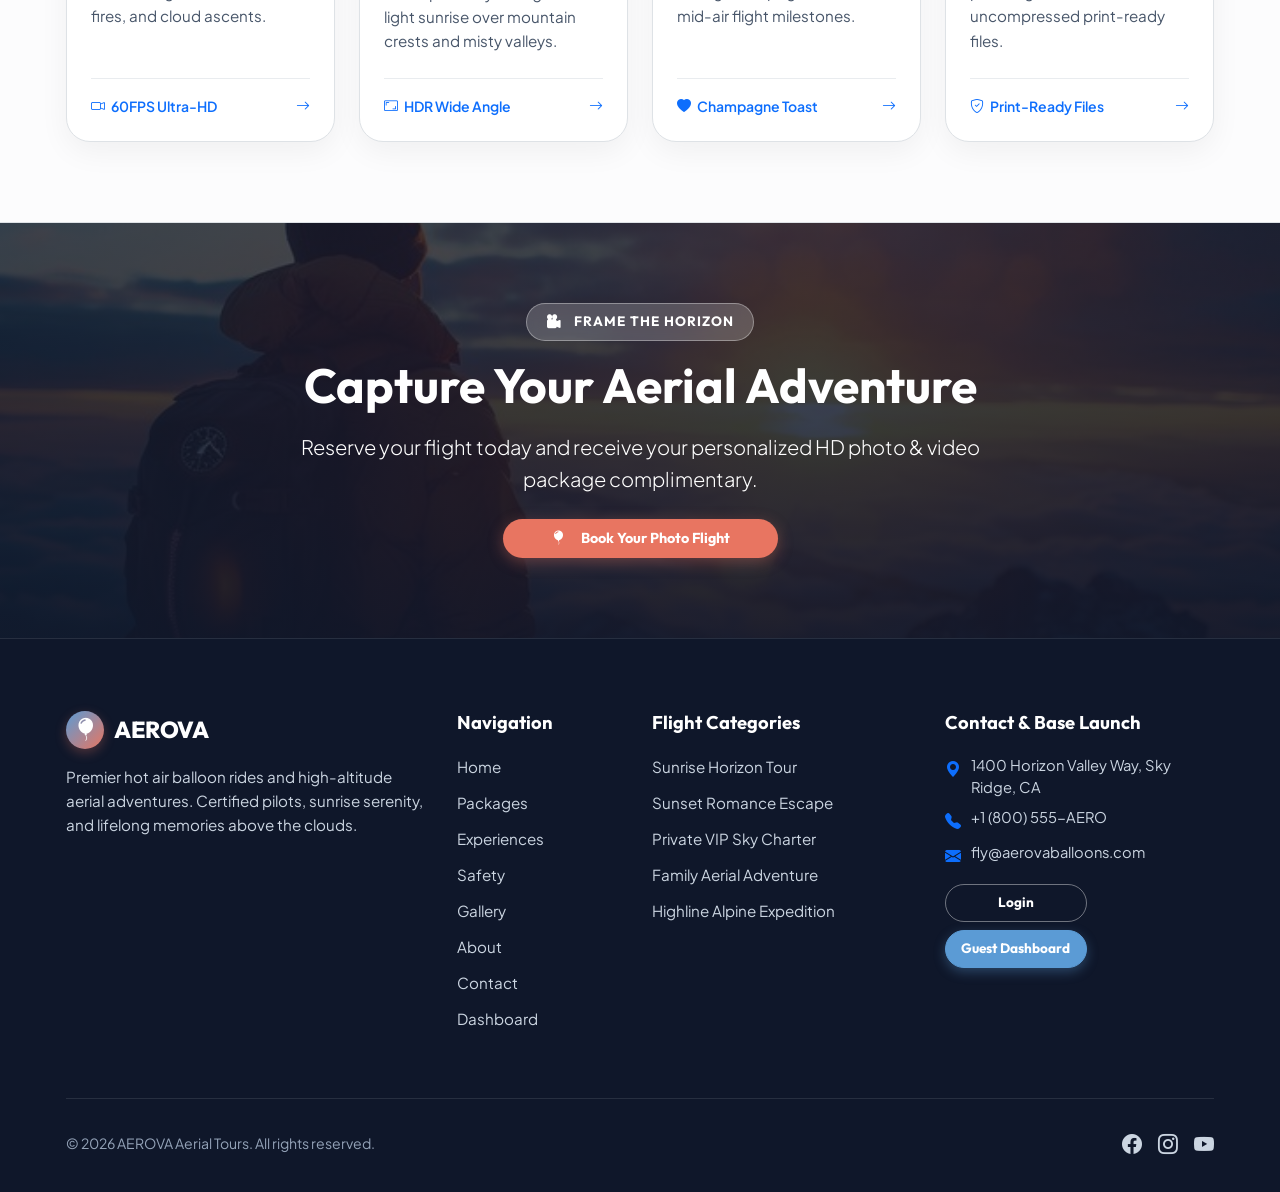
<file: gallery.html>
<!DOCTYPE html>
<html lang="en" data-theme="light" dir="ltr">
<head>
  <meta charset="UTF-8">
  <meta name="viewport" content="width=device-width, initial-scale=1.0">
  <title>AEROVA - Aerial Photo & Video Gallery</title>
  <meta name="description" content="Explore high-resolution aerial photography of hot air balloon inflations, sunrise flights, champagne celebrations, and valley vistas.">

  <!-- Bootstrap 5 CSS -->
  <link href="https://cdn.jsdelivr.net/npm/bootstrap@5.3.2/dist/css/bootstrap.min.css" rel="stylesheet">
  <!-- Bootstrap Icons -->
  <link href="https://cdn.jsdelivr.net/npm/bootstrap-icons@1.11.1/font/bootstrap-icons.css" rel="stylesheet">
  <!-- Master Stylesheet -->
  <link rel="stylesheet" href="assets/css/style.css">
  <!-- Favicon / Browser Tab Logo -->
  <link rel="icon" href="data:image/svg+xml,<svg xmlns='http://www.w3.org/2000/svg' viewBox='0 0 100 100'><defs><linearGradient id='aerovaGrad' x1='0%25' y1='0%25' x2='100%25' y2='100%25'><stop offset='0%25' stop-color='%23E87561'/><stop offset='100%25' stop-color='%235B9BD5'/></linearGradient></defs><circle cx='50' cy='50' r='50' fill='url(%23aerovaGrad)'/><path d='M50 18 C35 18 26 29 26 42 C26 53 35 63 43 69 L43 75 L57 75 L57 69 C65 63 74 53 74 42 C74 29 65 18 50 18 Z' fill='%23ffffff'/><rect x='44' y='78' width='12' height='8' rx='2' fill='%23ffffff'/><line x1='44' y1='73' x2='45' y2='78' stroke='%23ffffff' stroke-width='1.5'/><line x1='56' y1='73' x2='55' y2='78' stroke='%23ffffff' stroke-width='1.5'/></svg>" type="image/svg+xml">
</head>
<body>

  <!-- PAGE PRELOADER -->
  <div id="page-preloader" class="aerova-preloader">
    <div class="preloader-inner">
      <div class="preloader-balloon-wrapper">
        <div class="preloader-ring"></div>
        <div class="preloader-balloon">
          <i class="bi bi-balloon-fill"></i>
        </div>
      </div>
      <div class="preloader-brand">AEROVA</div>
      <div class="preloader-subtext">Preparing Sky Horizon Experience...</div>
      <div class="preloader-bar">
        <div class="preloader-progress"></div>
      </div>
    </div>
  </div>

  <!-- HEADER -->
  <header class="aerova-header">
    <div class="container">
      <nav class="navbar navbar-expand-lg navbar-light p-0">
        <a class="aerova-brand navbar-brand" href="index.html">
          <div class="aerova-brand-icon">
            <i class="bi bi-balloon-fill"></i>
          </div>
          <span>AEROVA</span>
        </a>

        <!-- Mobile Menu Toggle Button -->
        <button class="navbar-toggler collapsed border-0 shadow-none p-2" type="button" data-bs-target="#aerovaNavbar" aria-controls="aerovaNavbar" aria-expanded="false" aria-label="Toggle navigation">
          <span class="navbar-toggler-icon"></span>
        </button>

        <div class="collapse navbar-collapse" id="aerovaNavbar">
          <ul class="navbar-nav mx-auto mb-2 mb-lg-0 gap-lg-1">
            <li class="nav-item dropdown">
              <a class="aerova-nav-link dropdown-toggle" href="javascript:void(0)" id="homeDropdown" role="button" aria-expanded="false">
                Home
              </a>
              <ul class="dropdown-menu border-0 shadow-lg rounded-3" aria-labelledby="homeDropdown">
                <li><a class="dropdown-item py-2 fw-semibold" href="index.html"><i class="bi bi-house-door-fill text-primary me-2"></i> Home 1 (Cinematic)</a></li>
                <li><a class="dropdown-item py-2 fw-semibold" href="home-2.html"><i class="bi bi-balloon-fill text-secondary me-2"></i> Home 2 (Bento & Split)</a></li>
              </ul>
            </li>
            <li class="nav-item"><a class="aerova-nav-link" href="packages.html">Packages</a></li>
            <li class="nav-item"><a class="aerova-nav-link" href="experiences.html">Experiences</a></li>
            <li class="nav-item"><a class="aerova-nav-link" href="weather.html">Safety</a></li>
            <li class="nav-item"><a class="aerova-nav-link active" href="gallery.html">Gallery</a></li>
            <li class="nav-item"><a class="aerova-nav-link" href="about.html">About</a></li>
            <li class="nav-item"><a class="aerova-nav-link" href="contact.html">Contact</a></li>
            <li class="nav-item"><a class="aerova-nav-link" href="dashboard.html">Dashboard</a></li>
          </ul>

          <div class="header-actions">
            <button class="btn-icon-toggle js-theme-toggle" title="Toggle Theme" aria-label="Toggle Theme">
              <i class="bi bi-moon-stars-fill js-theme-icon"></i>
            </button>
            <button class="btn-icon-toggle js-rtl-toggle" title="Toggle RTL" aria-label="Toggle LTR/RTL">
              <span class="js-rtl-label">LTR</span>
            </button>
            <a href="login.html" class="btn-primary-coral">
              <i class="bi bi-person-circle"></i> Login
            </a>
          </div>
        </div>
      </nav>
    </div>
  </header>

  <main>
    <!-- UNIFORM HEIGHT INNER HERO -->
    <section class="hero-inner" style="background-image: url('assets/images/pkg-classic-valley.jpg');">
      <div class="hero-overlay"></div>
      <div class="hero-inner-content">
        <span class="badge-eyebrow"><i class="bi bi-camera-fill me-1"></i> VISUAL GALLERY</span>
        <h1 class="hero-title">Aerial Photo Gallery</h1>
        <p class="hero-subtitle">High-resolution photography showcasing balloon inflations, sunrise vistas, champagne toasts, and landing celebrations.</p>
        <ul class="breadcrumb-custom">
          <li><a href="index.html">Home</a></li>
          <li>/</li>
          <li class="text-white">Gallery</li>
        </ul>
      </div>
    </section>

    <!-- CONTENT SECTION 1: FEATURED HIGH-ALTITUDE LANDSCAPE FOCUS -->
    <section class="section-padding">
      <div class="container">
        <div class="card-overlay-aerova" style="height: 420px;">
          <img src="assets/images/hero-index.jpg" alt="Dawn Canopy Horizon">
          <div class="card-overlay-content p-4">
            <span class="badge-eyebrow mb-2"><i class="bi bi-award-fill me-1"></i> FEATURED SHOT</span>
            <h2 class="display-6 fw-bold text-white mb-2">Dawn Light Over Sky Ridge Canopy</h2>
            <p class="lead opacity-90 mb-0">Captured at 2,800 feet during our 6:15 AM Sunrise Explorer flight.</p>
          </div>
        </div>
      </div>
    </section>

    <!-- CONTENT SECTION 2: EDITORIAL MASONRY PHOTO GRID -->
    <section class="section-padding bg-light-subtle border-top border-bottom">
      <div class="container">
        <div class="section-header text-center">
          <span class="badge-eyebrow badge-eyebrow-dark">PHOTO COLLECTION</span>
          <h2 class="section-title">Moments From Our Flights</h2>
          <p class="section-desc">Browse authentic photos taken by our master pilots and guest photographers.</p>
        </div>

        <div class="row g-4">
          <!-- Item 1 -->
          <div class="col-lg-4 col-md-6">
            <div class="card-overlay-aerova" style="height: 280px;">
              <img src="assets/images/hero-home2.jpg" alt="Forest Aerial Vista">
              <div class="card-overlay-content">
                <span class="small fw-bold text-white mb-1"><i class="bi bi-balloon me-1"></i> Alpine Flight</span>
                <h5 class="fw-bold text-white mb-0">Forest Mist & Canopy</h5>
              </div>
            </div>
          </div>

          <!-- Item 2 -->
          <div class="col-lg-4 col-md-6">
            <div class="card-overlay-aerova" style="height: 280px;">
              <img src="assets/images/hero-packages.jpg" alt="Sunlit Peak">
              <div class="card-overlay-content">
                <span class="small fw-bold text-white mb-1"><i class="bi bi-brightness-high me-1"></i> Sunrise Horizon</span>
                <h5 class="fw-bold text-white mb-0">Sunlit Mountain Peak</h5>
              </div>
            </div>
          </div>

          <!-- Item 3 -->
          <div class="col-lg-4 col-md-6">
            <div class="card-overlay-aerova" style="height: 280px;">
              <img src="assets/images/hero-experiences.jpg" alt="River Valley">
              <div class="card-overlay-content">
                <span class="small fw-bold text-white mb-1"><i class="bi bi-geo-alt me-1"></i> Valley Route</span>
                <h5 class="fw-bold text-white mb-0">River Winding Below</h5>
              </div>
            </div>
          </div>

          <!-- Item 4 -->
          <div class="col-lg-4 col-md-6">
            <div class="card-overlay-aerova" style="height: 280px;">
              <img src="assets/images/hero-gallery.jpg" alt="Champagne Toast">
              <div class="card-overlay-content">
                <span class="small fw-bold text-white mb-1"><i class="bi bi-glass-flute me-1"></i> Celebration</span>
                <h5 class="fw-bold text-white mb-0">Touchdown Champagne Toast</h5>
              </div>
            </div>
          </div>

          <!-- Item 5 -->
          <div class="col-lg-4 col-md-6">
            <div class="card-overlay-aerova" style="height: 280px;">
              <img src="assets/images/hero-about.jpg" alt="Dawn Skyline">
              <div class="card-overlay-content">
                <span class="small fw-bold text-white mb-1"><i class="bi bi-cloud-sun me-1"></i> Dawn Horizon</span>
                <h5 class="fw-bold text-white mb-0">Golden Horizon Drift</h5>
              </div>
            </div>
          </div>

          <!-- Item 6 -->
          <div class="col-lg-4 col-md-6">
            <div class="card-overlay-aerova" style="height: 280px;">
              <img src="assets/images/hero-weather.jpg" alt="Snow Peak">
              <div class="card-overlay-content">
                <span class="small fw-bold text-white mb-1"><i class="bi bi-snow me-1"></i> High Altitude</span>
                <h5 class="fw-bold text-white mb-0">3,500ft Alpine Range</h5>
              </div>
            </div>
          </div>
        </div>
      </div>
    </section>

    <!-- CONTENT SECTION 3: PASSENGER MEMORY & CERTIFICATE SHOWCASE -->
    <section class="section-padding">
      <div class="container">
        <div class="row align-items-center g-5">
          <div class="col-lg-6">
            <div class="stat-box text-start p-4 border-primary">
              <span class="badge-eyebrow badge-eyebrow-dark mb-3"><i class="bi bi-award-fill me-1"></i> SOUVENIR PACKAGE</span>
              <h3 class="fw-bold mb-3">Complimentary HD Memory Photos</h3>
              <p class="text-muted mb-3">
                Every AEROVA guest receives a digital photo package containing 4K portraits, wide aerial landscape shots, and high-res video clips recorded by our pilot's external GoPro mounts.
              </p>
              <ul class="list-unstyled small mb-0">
                <li class="mb-2"><i class="bi bi-check-circle-fill text-primary me-2"></i> High-Res Digital Download Access</li>
                <li class="mb-2"><i class="bi bi-check-circle-fill text-primary me-2"></i> Signed & Stamped Flight Certificate</li>
                <li><i class="bi bi-check-circle-fill text-primary me-2"></i> Printable Memory Card</li>
              </ul>
            </div>
          </div>
          <div class="col-lg-6">
            <div class="p-4 bg-light-subtle rounded-4 border">
              <h4 class="fw-bold mb-3"><i class="bi bi-camera me-2 text-primary"></i> Pilot Aerial Photography Tips</h4>
              <p class="small text-muted mb-3">Planning to bring your own DSLR or smartphone? Here is how to capture stunning shots:</p>
              <ul class="list-unstyled small text-muted">
                <li class="mb-2"><strong>1. Golden Hour Light:</strong> Golden light is softest during the first 30 minutes after lift-off.</li>
                <li class="mb-2"><strong>2. Wide Angle Lenses:</strong> Use 16-24mm focal lengths to capture both the balloon burner & landscape.</li>
                <li><strong>3. Secure Wrist Straps:</strong> Always use neck or wrist straps when holding cameras over the basket rail.</li>
              </ul>
            </div>
          </div>
        </div>
      </div>
    </section>

    <!-- CONTENT SECTION 4: EXCLUSIVE AERIAL PHOTOGRAPHY SERVICES SHOWCASE -->
    <section class="section-padding bg-light-subtle border-top border-bottom">
      <div class="container">
        <div class="section-header text-center">
          <span class="badge-eyebrow badge-eyebrow-dark"><i class="bi bi-camera-reels-fill me-1"></i> INFLIGHT MEDIA EXCELLENCE</span>
          <h2 class="section-title">Exclusive Aerial Photography Services</h2>
          <p class="section-desc">Explore how our crew and state-of-the-art camera systems frame your unforgettable ballooning journey.</p>
        </div>

        <div class="row g-4">
          <!-- Card 1 -->
          <div class="col-lg-3 col-md-6">
            <div class="card-aerova h-100 d-flex flex-column overflow-hidden border">
              <div class="position-relative" style="height: 200px;">
                <img src="assets/images/hero-contact.jpg" alt="4K Ultra-HD Exterior Gimbals" class="w-100 h-100 object-fit-cover">
                <span class="badge position-absolute top-0 end-0 m-3 px-3 py-2 rounded-pill bg-dark text-white fw-medium shadow-sm fs-7">
                  <i class="bi bi-play-btn-fill text-warning me-1"></i> 4K VIDEO
                </span>
              </div>
              <div class="p-4 d-flex flex-column flex-grow-1">
                <h4 class="fw-bold fs-5 mb-2">4K Ultra-HD Mounts</h4>
                <p class="card-desc-aerova small text-muted mb-4">
                  External basket mounts capture smooth, high-frame-rate footage of lift-off, burner fires, and cloud ascents.
                </p>
                <div class="mt-auto pt-3 border-top border-light-subtle d-flex justify-content-between align-items-center text-primary fw-semibold small">
                  <span><i class="bi bi-camera-video me-1"></i> 60FPS Ultra-HD</span>
                  <i class="bi bi-arrow-right"></i>
                </div>
              </div>
            </div>
          </div>

          <!-- Card 2 -->
          <div class="col-lg-3 col-md-6">
            <div class="card-aerova h-100 d-flex flex-column overflow-hidden border">
              <div class="position-relative" style="height: 200px;">
                <img src="assets/images/pkg-sunrise-flight.jpg" alt="Golden Hour Panoramas" class="w-100 h-100 object-fit-cover">
                <span class="badge position-absolute top-0 end-0 m-3 px-3 py-2 rounded-pill bg-dark text-white fw-medium shadow-sm fs-7">
                  <i class="bi bi-sun-fill text-warning me-1"></i> PANORAMIC
                </span>
              </div>
              <div class="p-4 d-flex flex-column flex-grow-1">
                <h4 class="fw-bold fs-5 mb-2">Golden Hour Panoramas</h4>
                <p class="card-desc-aerova small text-muted mb-4">
                  Panoramic photography timed precisely during first light sunrise over mountain crests and misty valleys.
                </p>
                <div class="mt-auto pt-3 border-top border-light-subtle d-flex justify-content-between align-items-center text-primary fw-semibold small">
                  <span><i class="bi bi-aspect-ratio me-1"></i> HDR Wide Angle</span>
                  <i class="bi bi-arrow-right"></i>
                </div>
              </div>
            </div>
          </div>

          <!-- Card 3 -->
          <div class="col-lg-3 col-md-6">
            <div class="card-aerova h-100 d-flex flex-column overflow-hidden border">
              <div class="position-relative" style="height: 200px;">
                <img src="assets/images/pkg-private-odyssey.jpg" alt="Candid Celebration Shots" class="w-100 h-100 object-fit-cover">
                <span class="badge position-absolute top-0 end-0 m-3 px-3 py-2 rounded-pill bg-dark text-white fw-medium shadow-sm fs-7">
                  <i class="bi bi-cup-hot-fill text-danger me-1"></i> MOMENTS
                </span>
              </div>
              <div class="p-4 d-flex flex-column flex-grow-1">
                <h4 class="fw-bold fs-5 mb-2">Candid Celebrations</h4>
                <p class="card-desc-aerova small text-muted mb-4">
                  Spontaneous portrait shots capturing genuine smiles during champagne toasts and mid-air flight milestones.
                </p>
                <div class="mt-auto pt-3 border-top border-light-subtle d-flex justify-content-between align-items-center text-primary fw-semibold small">
                  <span><i class="bi bi-heart-fill me-1"></i> Champagne Toast</span>
                  <i class="bi bi-arrow-right"></i>
                </div>
              </div>
            </div>
          </div>

          <!-- Card 4 -->
          <div class="col-lg-3 col-md-6">
            <div class="card-aerova h-100 d-flex flex-column overflow-hidden border">
              <div class="position-relative" style="height: 200px;">
                <img src="assets/images/pkg-family-adventure.jpg" alt="Instant Cloud Vault Delivery" class="w-100 h-100 object-fit-cover">
                <span class="badge position-absolute top-0 end-0 m-3 px-3 py-2 rounded-pill bg-dark text-white fw-medium shadow-sm fs-7">
                  <i class="bi bi-cloud-arrow-down-fill text-info me-1"></i> DIGITAL VAULT
                </span>
              </div>
              <div class="p-4 d-flex flex-column flex-grow-1">
                <h4 class="fw-bold fs-5 mb-2">Instant Cloud Delivery</h4>
                <p class="card-desc-aerova small text-muted mb-4">
                  Encrypted personal album links emailed directly to you post-flight with uncompressed print-ready files.
                </p>
                <div class="mt-auto pt-3 border-top border-light-subtle d-flex justify-content-between align-items-center text-primary fw-semibold small">
                  <span><i class="bi bi-shield-check me-1"></i> Print-Ready Files</span>
                  <i class="bi bi-arrow-right"></i>
                </div>
              </div>
            </div>
          </div>
        </div>
      </div>
    </section>

    <!-- CONTENT SECTION 5: CAPTURE YOUR OWN AERIAL MEMORIES CTA -->
    <section class="section-padding text-white position-relative" style="background-image: url('assets/images/sunrise-explorer.png'); background-size: cover; background-position: center;">
      <div class="hero-overlay"></div>
      <div class="container position-relative z-2 text-center" style="max-width: 720px;">
        <span class="badge-eyebrow mb-3"><i class="bi bi-camera-reels-fill me-1"></i> FRAME THE HORIZON</span>
        <h2 class="display-5 fw-bold text-white mb-3">Capture Your Aerial Adventure</h2>
        <p class="lead opacity-90 mb-4">
          Reserve your flight today and receive your personalized HD photo & video package complimentary.
        </p>
        <a href="packages.html" class="btn-primary-coral btn-lg px-5">
          <i class="bi bi-balloon-fill me-2"></i> Book Your Photo Flight
        </a>
      </div>
    </section>
  </main>

  <!-- FOOTER -->
  <footer class="aerova-footer">
    <div class="container">
      <div class="row g-4 mb-5">
        <div class="col-lg-4">
          <a class="aerova-brand text-white mb-3" href="index.html">
            <div class="aerova-brand-icon">
              <i class="bi bi-balloon-fill"></i>
            </div>
            <span>AEROVA</span>
          </a>
          <p class="footer-brand-desc">
            Premier hot air balloon rides and high-altitude aerial adventures. Certified pilots, sunrise serenity, and lifelong memories above the clouds.
          </p>
        </div>

        <div class="col-6 col-lg-2">
          <h5 class="footer-title">Navigation</h5>
          <ul class="footer-links">
            <li><a href="index.html">Home</a></li>
            <li><a href="packages.html">Packages</a></li>
            <li><a href="experiences.html">Experiences</a></li>
            <li><a href="weather.html">Safety</a></li>
            <li><a href="gallery.html">Gallery</a></li>
            <li><a href="about.html">About</a></li>
            <li><a href="contact.html">Contact</a></li>
            <li><a href="dashboard.html">Dashboard</a></li>
          </ul>
        </div>

        <div class="col-6 col-lg-3">
          <h5 class="footer-title">Flight Categories</h5>
          <ul class="footer-links">
            <li><a href="packages.html">Sunrise Horizon Tour</a></li>
            <li><a href="packages.html">Sunset Romance Escape</a></li>
            <li><a href="packages.html">Private VIP Sky Charter</a></li>
            <li><a href="packages.html">Family Aerial Adventure</a></li>
            <li><a href="packages.html">Highline Alpine Expedition</a></li>
          </ul>
        </div>

        <div class="col-lg-3">
          <h5 class="footer-title">Contact & Base Launch</h5>
          <p class="small footer-contact-item mb-2"><i class="bi bi-geo-alt-fill text-primary"></i> <span>1400 Horizon Valley Way, Sky Ridge, CA</span></p>
          <p class="small footer-contact-item mb-2"><i class="bi bi-telephone-fill text-primary"></i> <span>+1 (800) 555-AERO</span></p>
          <p class="small footer-contact-item mb-3"><i class="bi bi-envelope-fill text-primary"></i> <span>fly@aerovaballoons.com</span></p>
          <div class="d-flex flex-wrap align-items-center gap-2 mt-3">
            <a href="login.html" class="btn-footer-login">Login</a>
            <a href="dashboard.html" class="btn-footer-dashboard">Guest Dashboard</a>
          </div>
        </div>
      </div>

      <div class="footer-bottom d-flex flex-column flex-sm-row justify-content-between align-items-center gap-3">
        <div>&copy; 2026 AEROVA Aerial Tours. All rights reserved.</div>
        <div class="d-flex gap-3">
          <a href="#" aria-label="Facebook"><i class="bi bi-facebook fs-5"></i></a>
          <a href="#" aria-label="Instagram"><i class="bi bi-instagram fs-5"></i></a>
          <a href="#" aria-label="YouTube"><i class="bi bi-youtube fs-5"></i></a>
        </div>
      </div>
    </div>
  </footer>

  <button class="back-to-top js-back-to-top" title="Back to top" aria-label="Back to top">
    <i class="bi bi-arrow-up-short fs-3"></i>
  </button>

  <script src="https://cdn.jsdelivr.net/npm/bootstrap@5.3.2/dist/js/bootstrap.bundle.min.js"></script>
  <script src="assets/js/main.js"></script>
</body>
</html>
</file>
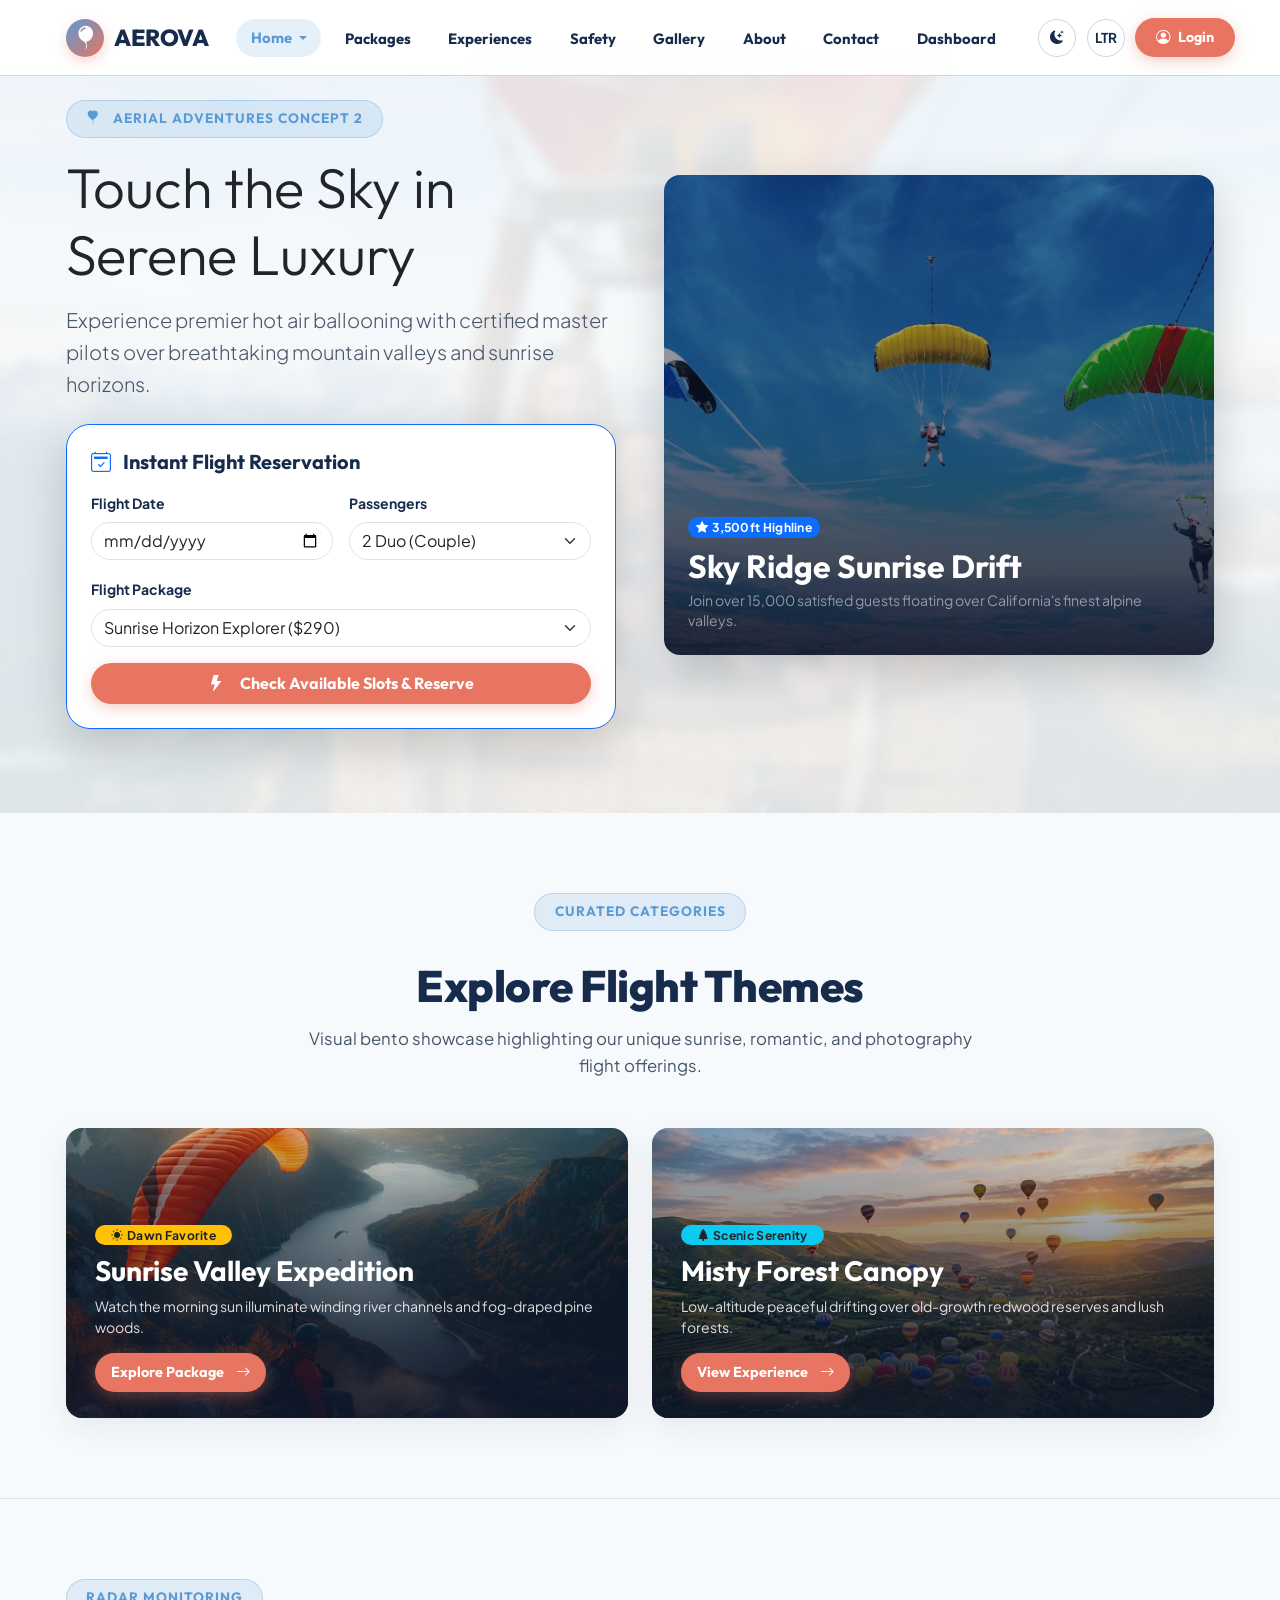
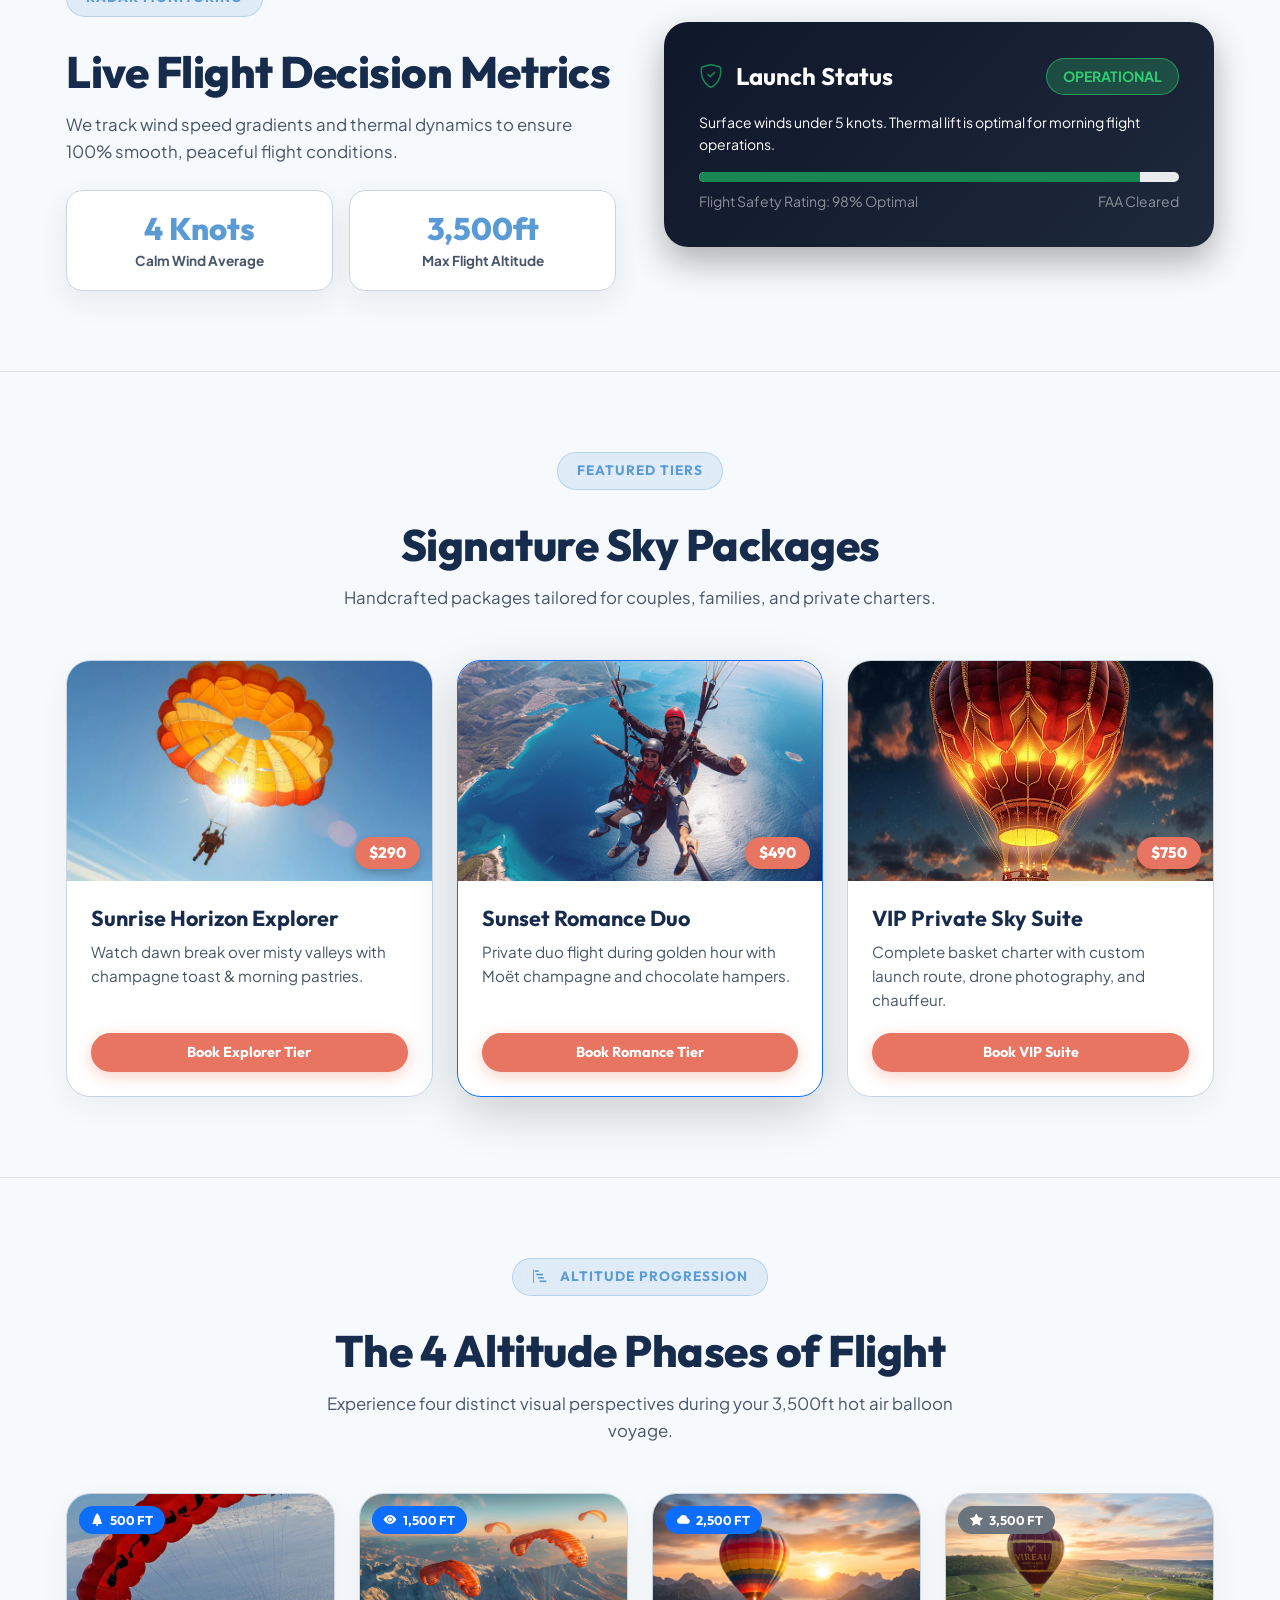
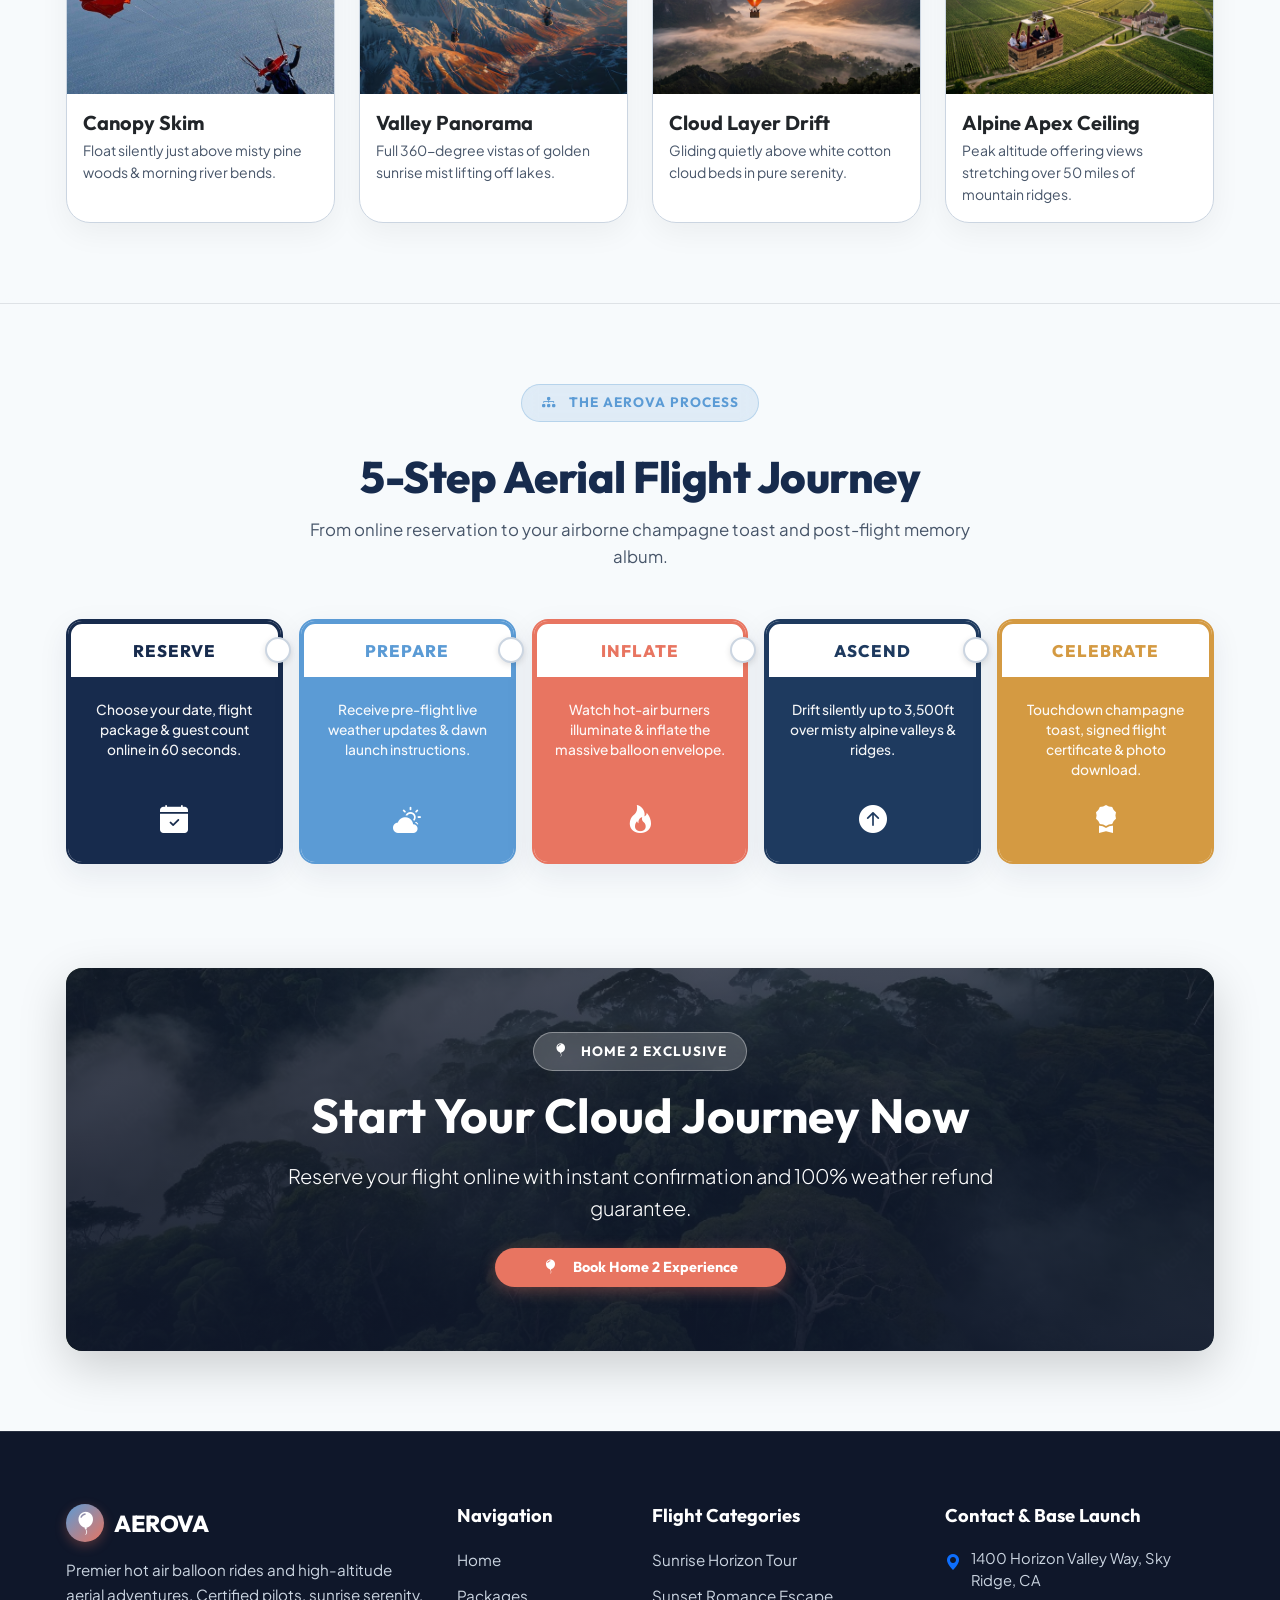
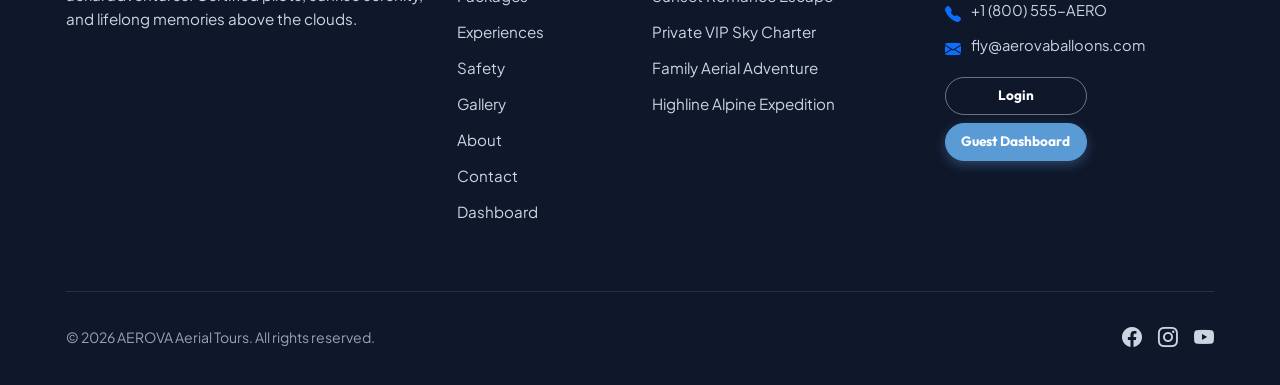
<file: home-2.html>
<!DOCTYPE html>
<html lang="en" data-theme="light" dir="ltr">
<head>
  <meta charset="UTF-8">
  <meta name="viewport" content="width=device-width, initial-scale=1.0">
  <title>AEROVA - Home 2 | Bento & Split Experience</title>
  <meta name="description" content="Experience AEROVA's premier hot air balloon rides with interactive booking, sunrise bento showcases, and high-altitude flight packages.">

  <!-- Bootstrap 5 CSS -->
  <link href="https://cdn.jsdelivr.net/npm/bootstrap@5.3.2/dist/css/bootstrap.min.css" rel="stylesheet">
  <!-- Bootstrap Icons -->
  <link href="https://cdn.jsdelivr.net/npm/bootstrap-icons@1.11.1/font/bootstrap-icons.css" rel="stylesheet">
  <!-- Master Stylesheet -->
  <link rel="stylesheet" href="assets/css/style.css">
  <!-- Favicon / Browser Tab Logo -->
  <link rel="icon" href="data:image/svg+xml,<svg xmlns='http://www.w3.org/2000/svg' viewBox='0 0 100 100'><defs><linearGradient id='aerovaGrad' x1='0%25' y1='0%25' x2='100%25' y2='100%25'><stop offset='0%25' stop-color='%23E87561'/><stop offset='100%25' stop-color='%235B9BD5'/></linearGradient></defs><circle cx='50' cy='50' r='50' fill='url(%23aerovaGrad)'/><path d='M50 18 C35 18 26 29 26 42 C26 53 35 63 43 69 L43 75 L57 75 L57 69 C65 63 74 53 74 42 C74 29 65 18 50 18 Z' fill='%23ffffff'/><rect x='44' y='78' width='12' height='8' rx='2' fill='%23ffffff'/><line x1='44' y1='73' x2='45' y2='78' stroke='%23ffffff' stroke-width='1.5'/><line x1='56' y1='73' x2='55' y2='78' stroke='%23ffffff' stroke-width='1.5'/></svg>" type="image/svg+xml">
</head>
<body>

  <!-- PAGE PRELOADER -->
  <div id="page-preloader" class="aerova-preloader">
    <div class="preloader-inner">
      <div class="preloader-balloon-wrapper">
        <div class="preloader-ring"></div>
        <div class="preloader-balloon">
          <i class="bi bi-balloon-fill"></i>
        </div>
      </div>
      <div class="preloader-brand">AEROVA</div>
      <div class="preloader-subtext">Preparing Sky Horizon Experience...</div>
      <div class="preloader-bar">
        <div class="preloader-progress"></div>
      </div>
    </div>
  </div>

  <!-- HEADER -->
  <header class="aerova-header">
    <div class="container">
      <nav class="navbar navbar-expand-lg navbar-light p-0">
        <a class="aerova-brand navbar-brand" href="index.html">
          <div class="aerova-brand-icon">
            <i class="bi bi-balloon-fill"></i>
          </div>
          <span>AEROVA</span>
        </a>

        <!-- Mobile Menu Toggle Button -->
        <button class="navbar-toggler collapsed border-0 shadow-none p-2" type="button" data-bs-target="#aerovaNavbar" aria-controls="aerovaNavbar" aria-expanded="false" aria-label="Toggle navigation">
          <span class="navbar-toggler-icon"></span>
        </button>

        <div class="collapse navbar-collapse" id="aerovaNavbar">
          <ul class="navbar-nav mx-auto mb-2 mb-lg-0 gap-lg-1">
            <li class="nav-item dropdown">
              <a class="aerova-nav-link dropdown-toggle active" href="javascript:void(0)" id="homeDropdown" role="button" aria-expanded="false">
                Home
              </a>
              <ul class="dropdown-menu border-0 shadow-lg rounded-3" aria-labelledby="homeDropdown">
                <li><a class="dropdown-item py-2 fw-semibold" href="index.html"><i class="bi bi-house-door-fill text-primary me-2"></i> Home 1 (Cinematic)</a></li>
                <li><a class="dropdown-item py-2 fw-semibold active" href="home-2.html"><i class="bi bi-balloon-fill text-secondary me-2"></i> Home 2 (Bento & Split)</a></li>
              </ul>
            </li>
            <li class="nav-item"><a class="aerova-nav-link" href="packages.html">Packages</a></li>
            <li class="nav-item"><a class="aerova-nav-link" href="experiences.html">Experiences</a></li>
            <li class="nav-item"><a class="aerova-nav-link" href="weather.html">Safety</a></li>
            <li class="nav-item"><a class="aerova-nav-link" href="gallery.html">Gallery</a></li>
            <li class="nav-item"><a class="aerova-nav-link" href="about.html">About</a></li>
            <li class="nav-item"><a class="aerova-nav-link" href="contact.html">Contact</a></li>
            <li class="nav-item"><a class="aerova-nav-link" href="dashboard.html">Dashboard</a></li>
          </ul>

          <div class="header-actions">
            <button class="btn-icon-toggle js-theme-toggle" title="Toggle Theme" aria-label="Toggle Theme">
              <i class="bi bi-moon-stars-fill js-theme-icon"></i>
            </button>
            <button class="btn-icon-toggle js-rtl-toggle" title="Toggle RTL" aria-label="Toggle LTR/RTL">
              <span class="js-rtl-label">LTR</span>
            </button>
            <a href="login.html" class="btn-primary-coral">
              <i class="bi bi-person-circle"></i> Login
            </a>
          </div>
        </div>
      </nav>
    </div>
  </header>

  <main>
    <!-- SECTION 1: SPLIT-SCREEN INTERACTIVE HERO (Home 2 Unique Concept) -->
    <section class="section-padding bg-watermark-section pt-5 mt-5" style="background-image: url('assets/images/pkg-family-adventure.jpg'); min-height: 85vh; display: flex; align-items: center;">
      <div class="bg-watermark-overlay"></div>
      <div class="container position-relative z-2">
        <div class="row align-items-center g-5">
          <!-- Left Column: Headline & Reservation Widget -->
          <div class="col-lg-6">
            <span class="badge-eyebrow badge-eyebrow-dark mb-3"><i class="bi bi-balloon-heart-fill me-1"></i> AERIAL ADVENTURES CONCEPT 2</span>
            <h1 class="display-4 fw-extrabold text-dark mb-3">Touch the Sky in Serene Luxury</h1>
            <p class="lead text-muted mb-4">
              Experience premier hot air ballooning with certified master pilots over breathtaking mountain valleys and sunrise horizons.
            </p>

            <!-- Instant Booking Quick Widget Box -->
            <div class="card-aerova p-4 border-primary shadow-lg bg-surface">
              <h4 class="fw-bold fs-5 mb-3"><i class="bi bi-calendar2-check text-primary me-2"></i> Instant Flight Reservation</h4>
              <form action="dashboard.html" class="row g-3">
                <div class="col-6">
                  <label class="form-label small fw-bold">Flight Date</label>
                  <input type="date" class="form-control rounded-pill" required>
                </div>
                <div class="col-6">
                  <label class="form-label small fw-bold">Passengers</label>
                  <select class="form-select rounded-pill">
                    <option>1 Passenger</option>
                    <option selected>2 Duo (Couple)</option>
                    <option>4 Family Group</option>
                    <option>Private VIP Charter</option>
                  </select>
                </div>
                <div class="col-12">
                  <label class="form-label small fw-bold">Flight Package</label>
                  <select class="form-select rounded-pill">
                    <option>Sunrise Horizon Explorer ($290)</option>
                    <option>Sunset Romance Escape ($450)</option>
                    <option>Private Sky Charter ($680)</option>
                  </select>
                </div>
                <div class="col-12 mt-3">
                  <button type="submit" class="btn-primary-coral w-100 py-2 justify-content-center fs-6">
                    <i class="bi bi-lightning-fill me-2"></i> Check Available Slots & Reserve
                  </button>
                </div>
              </form>
            </div>
          </div>

          <!-- Right Column: Visual Hero Photo Card Stack -->
          <div class="col-lg-6">
            <div class="position-relative">
              <div class="card-overlay-aerova shadow-lg rounded-4 overflow-hidden" style="height: 480px;">
                <img src="assets/images/home2-hero-drift.jpg" alt="Home 2 Hero Sky">
                <div class="card-overlay-content p-4">
                  <span class="badge bg-primary rounded-pill w-auto align-self-start mb-2"><i class="bi bi-star-fill me-1"></i> 3,500ft Highline</span>
                  <h3 class="fw-bold text-white fs-2 mb-1">Sky Ridge Sunrise Drift</h3>
                  <p class="small text-white-50 mb-0">Join over 15,000 satisfied guests floating over California's finest alpine valleys.</p>
                </div>
              </div>
            </div>
          </div>
        </div>
      </div>
    </section>

    <!-- SECTION 2: ASYMMETRIC BENTO GRID EXPERIENCE SHOWCASE -->
    <section class="section-padding">
      <div class="container">
        <div class="section-header text-center">
          <span class="badge-eyebrow badge-eyebrow-dark">CURATED CATEGORIES</span>
          <h2 class="section-title">Explore Flight Themes</h2>
          <p class="section-desc">Visual bento showcase highlighting our unique sunrise, romantic, and photography flight offerings.</p>
        </div>

        <div class="bento-grid">
          <!-- Bento Item 1 -->
          <div class="bento-card-large">
            <div class="card-overlay-aerova">
              <img src="assets/images/home2-sunrise-valley.jpg" alt="River Sunrise Flight">
              <div class="card-overlay-content">
                <span class="badge bg-warning text-dark fw-bold rounded-pill px-3 py-1 mb-2"><i class="bi bi-sun-fill me-1"></i> Dawn Favorite</span>
                <h3 class="fw-bold text-white fs-3 mb-2">Sunrise Valley Expedition</h3>
                <p class="small text-white-75 mb-3">Watch the morning sun illuminate winding river channels and fog-draped pine woods.</p>
                <a href="packages.html" class="btn-primary-coral btn-sm px-3 py-2">Explore Package <i class="bi bi-arrow-right ms-1"></i></a>
              </div>
            </div>
          </div>

          <!-- Bento Item 2 -->
          <div class="bento-card-small">
            <div class="card-overlay-aerova">
              <img src="assets/images/hero-packages.jpg" alt="Misty Forest Canopy">
              <div class="card-overlay-content">
                <span class="badge bg-info text-dark fw-bold rounded-pill px-3 py-1 mb-2"><i class="bi bi-tree-fill me-1"></i> Scenic Serenity</span>
                <h3 class="fw-bold text-white fs-3 mb-2">Misty Forest Canopy</h3>
                <p class="small text-white-75 mb-3">Low-altitude peaceful drifting over old-growth redwood reserves and lush forests.</p>
                <a href="experiences.html" class="btn-primary-coral btn-sm px-3 py-2">View Experience <i class="bi bi-arrow-right ms-1"></i></a>
              </div>
            </div>
          </div>
        </div>
      </div>
    </section>

    <!-- SECTION 3: LIVE ALTITUDE & WEATHER READINESS RADAR (Watermark BG) -->
    <section class="section-padding bg-watermark-section border-top border-bottom" style="background-image: url('assets/images/pkg-classic-valley.jpg');">
      <div class="bg-watermark-overlay"></div>
      <div class="container position-relative z-2">
        <div class="row align-items-center g-5">
          <div class="col-lg-6">
            <span class="badge-eyebrow badge-eyebrow-dark">RADAR MONITORING</span>
            <h2 class="section-title">Live Flight Decision Metrics</h2>
            <p class="section-desc mb-4">
              We track wind speed gradients and thermal dynamics to ensure 100% smooth, peaceful flight conditions.
            </p>
            <div class="row g-3">
              <div class="col-6">
                <div class="stat-box">
                  <div class="stat-number">4 Knots</div>
                  <div class="stat-label">Calm Wind Average</div>
                </div>
              </div>
              <div class="col-6">
                <div class="stat-box">
                  <div class="stat-number">3,500ft</div>
                  <div class="stat-label">Max Flight Altitude</div>
                </div>
              </div>
            </div>
          </div>
          <div class="col-lg-6">
            <div class="weather-status-card">
              <div class="d-flex align-items-center justify-content-between mb-3">
                <h4 class="fw-bold text-white mb-0"><i class="bi bi-shield-check text-success me-2"></i> Launch Status</h4>
                <span class="weather-badge-success">OPERATIONAL</span>
              </div>
              <p class="small opacity-80 mb-3">Surface winds under 5 knots. Thermal lift is optimal for morning flight operations.</p>
              <div class="progress mb-2" style="height: 10px;">
                <div class="progress-bar bg-success" role="progressbar" style="width: 92%;" aria-valuenow="92" aria-valuemin="0" aria-valuemax="100"></div>
              </div>
              <div class="d-flex justify-content-between small text-white-50">
                <span>Flight Safety Rating: 98% Optimal</span>
                <span>FAA Cleared</span>
              </div>
            </div>
          </div>
        </div>
      </div>
    </section>

    <!-- SECTION 4: FLOATING PARALLAX PACKAGE COLLECTIONS -->
    <section class="section-padding">
      <div class="container">
        <div class="section-header text-center">
          <span class="badge-eyebrow badge-eyebrow-dark">FEATURED TIERS</span>
          <h2 class="section-title">Signature Sky Packages</h2>
          <p class="section-desc">Handcrafted packages tailored for couples, families, and private charters.</p>
        </div>

        <div class="row g-4">
          <!-- Tier 1 -->
          <div class="col-lg-4">
            <div class="card-aerova">
              <div class="card-img-wrapper">
                <img src="assets/images/home2-sunrise-explorer.jpg" alt="Sunrise Horizon Explorer">
                <span class="card-price-tag">$290</span>
              </div>
              <div class="card-body-aerova">
                <h3 class="card-title-aerova">Sunrise Horizon Explorer</h3>
                <p class="card-desc-aerova">Watch dawn break over misty valleys with champagne toast & morning pastries.</p>
                <a href="packages.html" class="btn-primary-coral w-100 justify-content-center mt-auto">Book Explorer Tier</a>
              </div>
            </div>
          </div>

          <!-- Tier 2 -->
          <div class="col-lg-4">
            <div class="card-aerova border-primary shadow-lg">
              <div class="card-img-wrapper">
                <img src="assets/images/home2-sunset-romance.jpg" alt="Sunset Romance Duo">
                <span class="card-price-tag">$490</span>
              </div>
              <div class="card-body-aerova">
                <h3 class="card-title-aerova">Sunset Romance Duo</h3>
                <p class="card-desc-aerova">Private duo flight during golden hour with Moët champagne and chocolate hampers.</p>
                <a href="packages.html" class="btn-primary-coral w-100 justify-content-center mt-auto">Book Romance Tier</a>
              </div>
            </div>
          </div>

          <!-- Tier 3 -->
          <div class="col-lg-4">
            <div class="card-aerova">
              <div class="card-img-wrapper">
                <img src="assets/images/home2-vip-sky-suite.jpg" alt="VIP Private Sky Suite">
                <span class="card-price-tag">$750</span>
              </div>
              <div class="card-body-aerova">
                <h3 class="card-title-aerova">VIP Private Sky Suite</h3>
                <p class="card-desc-aerova">Complete basket charter with custom launch route, drone photography, and chauffeur.</p>
                <a href="packages.html" class="btn-primary-coral w-100 justify-content-center mt-auto">Book VIP Suite</a>
              </div>
            </div>
          </div>
        </div>
      </div>
    </section>

    <!-- SECTION 5: INTERACTIVE SKY ALTITUDE & VISTA SHOWCASE (Home 2 Modern Replacement) -->
    <section class="section-padding bg-watermark-section border-top border-bottom" style="background-image: url('assets/images/sunrise-explorer.png');">
      <div class="bg-watermark-overlay"></div>
      <div class="container position-relative z-2">
        <div class="section-header text-center">
          <span class="badge-eyebrow badge-eyebrow-dark"><i class="bi bi-bar-chart-steps me-1"></i> ALTITUDE PROGRESSION</span>
          <h2 class="section-title">The 4 Altitude Phases of Flight</h2>
          <p class="section-desc">Experience four distinct visual perspectives during your 3,500ft hot air balloon voyage.</p>
        </div>

        <div class="row g-4">
          <!-- Phase 1 -->
          <div class="col-lg-3 col-md-6">
            <div class="card-aerova">
              <div class="card-img-wrapper" style="height: 200px;">
                <img src="assets/images/home2-canopy-skim.jpg" alt="500ft Altitude Skimmer">
                <span class="card-badge-top bg-primary"><i class="bi bi-tree-fill me-1"></i> 500 FT</span>
              </div>
              <div class="card-body-aerova p-3">
                <h4 class="fw-bold fs-5 text-dark mb-1">Canopy Skim</h4>
                <p class="small text-muted mb-0">Float silently just above misty pine woods & morning river bends.</p>
              </div>
            </div>
          </div>

          <!-- Phase 2 -->
          <div class="col-lg-3 col-md-6">
            <div class="card-aerova">
              <div class="card-img-wrapper" style="height: 200px;">
                <img src="assets/images/home2-valley-panorama.jpg" alt="1,500ft Valley Panorama">
                <span class="card-badge-top bg-primary"><i class="bi bi-eye-fill me-1"></i> 1,500 FT</span>
              </div>
              <div class="card-body-aerova p-3">
                <h4 class="fw-bold fs-5 text-dark mb-1">Valley Panorama</h4>
                <p class="small text-muted mb-0">Full 360-degree vistas of golden sunrise mist lifting off lakes.</p>
              </div>
            </div>
          </div>

          <!-- Phase 3 -->
          <div class="col-lg-3 col-md-6">
            <div class="card-aerova">
              <div class="card-img-wrapper" style="height: 200px;">
                <img src="assets/images/pkg-sunrise-flight.jpg" alt="2,500ft Cloud Ceiling">
                <span class="card-badge-top bg-primary"><i class="bi bi-cloud-fill me-1"></i> 2,500 FT</span>
              </div>
              <div class="card-body-aerova p-3">
                <h4 class="fw-bold fs-5 text-dark mb-1">Cloud Layer Drift</h4>
                <p class="small text-muted mb-0">Gliding quietly above white cotton cloud beds in pure serenity.</p>
              </div>
            </div>
          </div>

          <!-- Phase 4 -->
          <div class="col-lg-3 col-md-6">
            <div class="card-aerova">
              <div class="card-img-wrapper" style="height: 200px;">
                <img src="assets/images/pkg-private-odyssey.jpg" alt="3,500ft Alpine Apex">
                <span class="card-badge-top bg-secondary"><i class="bi bi-star-fill me-1"></i> 3,500 FT</span>
              </div>
              <div class="card-body-aerova p-3">
                <h4 class="fw-bold fs-5 text-dark mb-1">Alpine Apex Ceiling</h4>
                <p class="small text-muted mb-0">Peak altitude offering views stretching over 50 miles of mountain ridges.</p>
              </div>
            </div>
          </div>
        </div>
      </div>
    </section>

    <!-- SECTION 6: CONNECTED 5-STEP PROCESS FLOW (Reference Image 2 Inspired Layout) -->
    <section class="section-padding">
      <div class="container">
        <div class="section-header text-center">
          <span class="badge-eyebrow badge-eyebrow-dark"><i class="bi bi-diagram-3-fill me-1"></i> THE AEROVA PROCESS</span>
          <h2 class="section-title">5-Step Aerial Flight Journey</h2>
          <p class="section-desc">From online reservation to your airborne champagne toast and post-flight memory album.</p>
        </div>

        <div class="process-flow-container">
          <!-- Step 1 -->
          <div class="process-step-item step-theme-navy">
            <div class="process-step-header">
              <h4>RESERVE</h4>
              <div class="process-step-arrow"><i class="bi bi-arrow-right"></i></div>
            </div>
            <div class="process-step-body">
              <p>Choose your date, flight package & guest count online in 60 seconds.</p>
              <div class="process-step-icon"><i class="bi bi-calendar-check-fill"></i></div>
            </div>
          </div>

          <!-- Step 2 -->
          <div class="process-step-item step-theme-primary">
            <div class="process-step-header">
              <h4>PREPARE</h4>
              <div class="process-step-arrow"><i class="bi bi-arrow-right"></i></div>
            </div>
            <div class="process-step-body">
              <p>Receive pre-flight live weather updates & dawn launch instructions.</p>
              <div class="process-step-icon"><i class="bi bi-cloud-sun-fill"></i></div>
            </div>
          </div>

          <!-- Step 3 -->
          <div class="process-step-item step-theme-coral">
            <div class="process-step-header">
              <h4>INFLATE</h4>
              <div class="process-step-arrow"><i class="bi bi-arrow-right"></i></div>
            </div>
            <div class="process-step-body">
              <p>Watch hot-air burners illuminate & inflate the massive balloon envelope.</p>
              <div class="process-step-icon"><i class="bi bi-fire"></i></div>
            </div>
          </div>

          <!-- Step 4 -->
          <div class="process-step-item step-theme-blue">
            <div class="process-step-header">
              <h4>ASCEND</h4>
              <div class="process-step-arrow"><i class="bi bi-arrow-right"></i></div>
            </div>
            <div class="process-step-body">
              <p>Drift silently up to 3,500ft over misty alpine valleys & ridges.</p>
              <div class="process-step-icon"><i class="bi bi-arrow-up-circle-fill"></i></div>
            </div>
          </div>

          <!-- Step 5 -->
          <div class="process-step-item step-theme-gold">
            <div class="process-step-header">
              <h4>CELEBRATE</h4>
            </div>
            <div class="process-step-body">
              <p>Touchdown champagne toast, signed flight certificate & photo download.</p>
              <div class="process-step-icon"><i class="bi bi-award-fill"></i></div>
            </div>
          </div>
        </div>
      </div>
    </section>

    <!-- SECTION 7: FINAL SCENIC RESERVATION CTA -->
    <section class="section-padding pt-0">
      <div class="container">
        <div class="position-relative rounded-4 overflow-hidden text-white text-center p-4 p-md-5 shadow-lg" style="background-image: url('assets/images/misty-forest-canopy.jpg'); background-size: cover; background-position: center; min-height: 380px; display: flex; align-items: center; justify-content: center;">
          <div class="hero-overlay rounded-4"></div>
          <div class="position-relative z-2 py-3" style="max-width: 720px; margin: 0 auto;">
            <span class="badge-eyebrow mb-3"><i class="bi bi-balloon-fill me-1"></i> HOME 2 EXCLUSIVE</span>
            <h2 class="display-5 fw-bold text-white mb-3">Start Your Cloud Journey Now</h2>
            <p class="lead opacity-90 mb-4 text-white">
              Reserve your flight online with instant confirmation and 100% weather refund guarantee.
            </p>
            <a href="packages.html" class="btn-primary-coral btn-lg px-5">
              <i class="bi bi-balloon-fill me-2"></i> Book Home 2 Experience
            </a>
          </div>
        </div>
      </div>
    </section>
  </main>

  <!-- FOOTER -->
  <footer class="aerova-footer">
    <div class="container">
      <div class="row g-4 mb-5">
        <div class="col-lg-4">
          <a class="aerova-brand text-white mb-3" href="index.html">
            <div class="aerova-brand-icon">
              <i class="bi bi-balloon-fill"></i>
            </div>
            <span>AEROVA</span>
          </a>
          <p class="footer-brand-desc">
            Premier hot air balloon rides and high-altitude aerial adventures. Certified pilots, sunrise serenity, and lifelong memories above the clouds.
          </p>
        </div>

        <div class="col-6 col-lg-2">
          <h5 class="footer-title">Navigation</h5>
          <ul class="footer-links">
            <li><a href="index.html">Home</a></li>
            <li><a href="packages.html">Packages</a></li>
            <li><a href="experiences.html">Experiences</a></li>
            <li><a href="weather.html">Safety</a></li>
            <li><a href="gallery.html">Gallery</a></li>
            <li><a href="about.html">About</a></li>
            <li><a href="contact.html">Contact</a></li>
            <li><a href="dashboard.html">Dashboard</a></li>
          </ul>
        </div>

        <div class="col-6 col-lg-3">
          <h5 class="footer-title">Flight Categories</h5>
          <ul class="footer-links">
            <li><a href="packages.html">Sunrise Horizon Tour</a></li>
            <li><a href="packages.html">Sunset Romance Escape</a></li>
            <li><a href="packages.html">Private VIP Sky Charter</a></li>
            <li><a href="packages.html">Family Aerial Adventure</a></li>
            <li><a href="packages.html">Highline Alpine Expedition</a></li>
          </ul>
        </div>

        <div class="col-lg-3">
          <h5 class="footer-title">Contact & Base Launch</h5>
          <p class="small footer-contact-item mb-2"><i class="bi bi-geo-alt-fill text-primary"></i> <span>1400 Horizon Valley Way, Sky Ridge, CA</span></p>
          <p class="small footer-contact-item mb-2"><i class="bi bi-telephone-fill text-primary"></i> <span>+1 (800) 555-AERO</span></p>
          <p class="small footer-contact-item mb-3"><i class="bi bi-envelope-fill text-primary"></i> <span>fly@aerovaballoons.com</span></p>
          <div class="d-flex flex-wrap align-items-center gap-2 mt-3">
            <a href="login.html" class="btn-footer-login">Login</a>
            <a href="dashboard.html" class="btn-footer-dashboard">Guest Dashboard</a>
          </div>
        </div>
      </div>

      <div class="footer-bottom d-flex flex-column flex-sm-row justify-content-between align-items-center gap-3">
        <div>&copy; 2026 AEROVA Aerial Tours. All rights reserved.</div>
        <div class="d-flex gap-3">
          <a href="#" aria-label="Facebook"><i class="bi bi-facebook fs-5"></i></a>
          <a href="#" aria-label="Instagram"><i class="bi bi-instagram fs-5"></i></a>
          <a href="#" aria-label="YouTube"><i class="bi bi-youtube fs-5"></i></a>
        </div>
      </div>
    </div>
  </footer>

  <button class="back-to-top js-back-to-top" title="Back to top" aria-label="Back to top">
    <i class="bi bi-arrow-up-short fs-3"></i>
  </button>

  <script src="https://cdn.jsdelivr.net/npm/bootstrap@5.3.2/dist/js/bootstrap.bundle.min.js"></script>
  <script src="assets/js/main.js"></script>
</body>
</html>
</file>
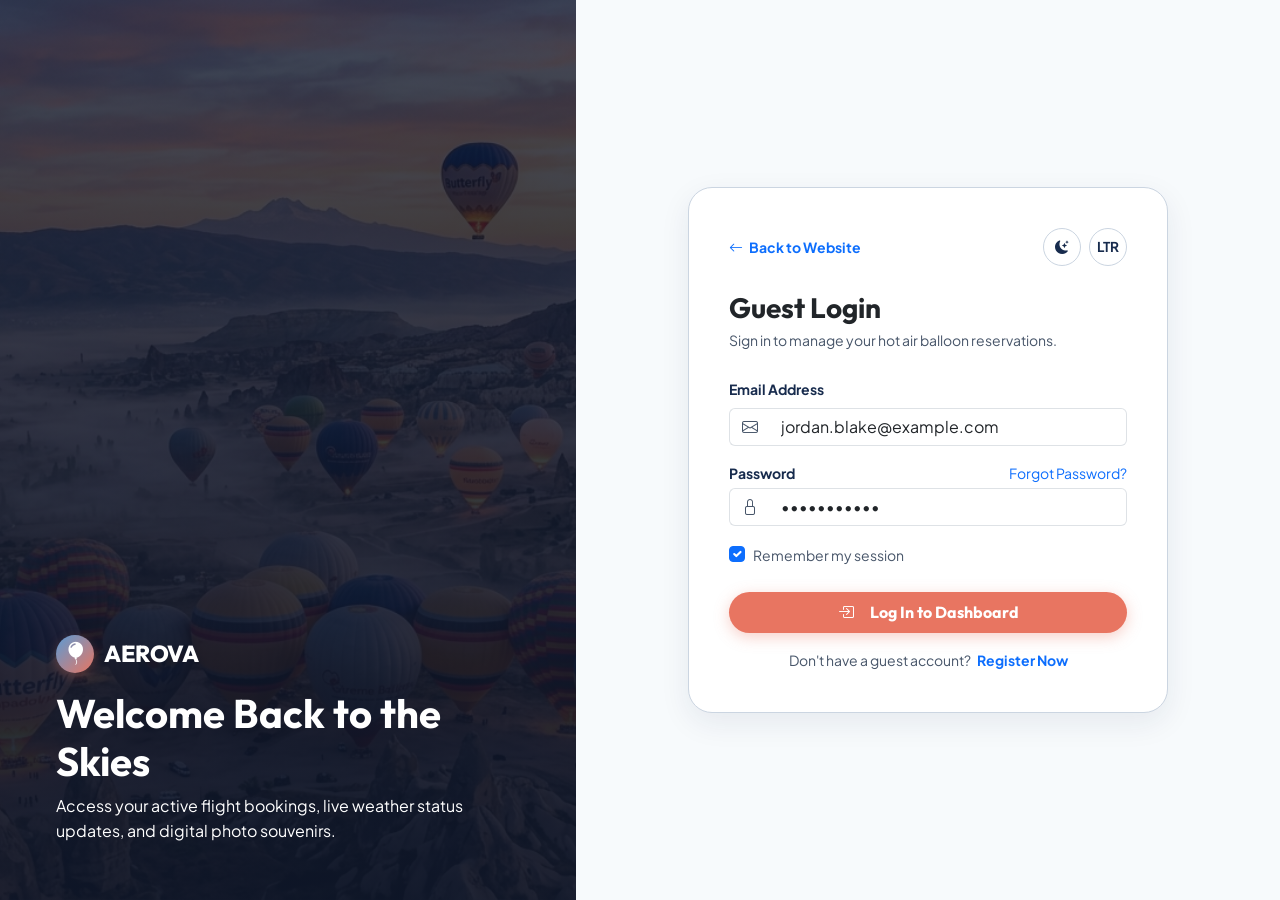
<file: login.html>
﻿<!DOCTYPE html>
<html lang="en" data-theme="light" dir="ltr">
<head>
  <meta charset="UTF-8">
  <meta name="viewport" content="width=device-width, initial-scale=1.0">
  <title>AEROVA - Guest Login</title>
  <meta name="description" content="Log in to your AEROVA Guest Account to access flight reservations, weather status, certificates, and photo albums.">

  <!-- Bootstrap 5 CSS -->
  <link href="https://cdn.jsdelivr.net/npm/bootstrap@5.3.2/dist/css/bootstrap.min.css" rel="stylesheet">
  <!-- Bootstrap Icons -->
  <link href="https://cdn.jsdelivr.net/npm/bootstrap-icons@1.11.1/font/bootstrap-icons.css" rel="stylesheet">
  <!-- Master Stylesheet -->
  <link rel="stylesheet" href="assets/css/style.css">
  <!-- Favicon / Browser Tab Logo -->
  <link rel="icon" href="data:image/svg+xml,<svg xmlns='http://www.w3.org/2000/svg' viewBox='0 0 100 100'><defs><linearGradient id='aerovaGrad' x1='0%25' y1='0%25' x2='100%25' y2='100%25'><stop offset='0%25' stop-color='%23E87561'/><stop offset='100%25' stop-color='%235B9BD5'/></linearGradient></defs><circle cx='50' cy='50' r='50' fill='url(%23aerovaGrad)'/><path d='M50 18 C35 18 26 29 26 42 C26 53 35 63 43 69 L43 75 L57 75 L57 69 C65 63 74 53 74 42 C74 29 65 18 50 18 Z' fill='%23ffffff'/><rect x='44' y='78' width='12' height='8' rx='2' fill='%23ffffff'/><line x1='44' y1='73' x2='45' y2='78' stroke='%23ffffff' stroke-width='1.5'/><line x1='56' y1='73' x2='55' y2='78' stroke='%23ffffff' stroke-width='1.5'/></svg>" type="image/svg+xml">
</head>
<body>

  <!-- PAGE PRELOADER -->
  <div id="page-preloader" class="aerova-preloader">
    <div class="preloader-inner">
      <div class="preloader-balloon-wrapper">
        <div class="preloader-ring"></div>
        <div class="preloader-balloon">
          <i class="bi bi-balloon-fill"></i>
        </div>
      </div>
      <div class="preloader-brand">AEROVA</div>
      <div class="preloader-subtext">Preparing Sky Horizon Experience...</div>
      <div class="preloader-bar">
        <div class="preloader-progress"></div>
      </div>
    </div>
  </div>

  <div class="auth-wrapper">
    <!-- Left Column: Scenic Visual Banner -->
    <div class="auth-sidebar-img" style="background-image: url('assets/images/hero-index.jpg');">
      <div class="hero-overlay"></div>
      <div class="position-relative z-2">
        <a class="aerova-brand text-white mb-3" href="index.html">
          <div class="aerova-brand-icon">
            <i class="bi bi-balloon-fill"></i>
          </div>
          <span>AEROVA</span>
        </a>
        <h2 class="display-6 fw-bold text-white mb-2">Welcome Back to the Skies</h2>
        <p class="opacity-90 mb-0">Access your active flight bookings, live weather status updates, and digital photo souvenirs.</p>
      </div>
    </div>

    <!-- Right Column: Login Form Container -->
    <div class="auth-form-container">
      <div class="auth-form-box">
        <div class="d-flex justify-content-between align-items-center mb-4">
          <a href="index.html" class="small fw-bold text-primary"><i class="bi bi-arrow-left me-1"></i> Back to Website</a>
          <div class="d-flex gap-2">
            <button class="btn-icon-toggle js-theme-toggle" title="Toggle Theme"><i class="bi bi-moon-stars-fill js-theme-icon"></i></button>
            <button class="btn-icon-toggle js-rtl-toggle" title="Toggle LTR/RTL"><span class="js-rtl-label">LTR</span></button>
          </div>
        </div>

        <h3 class="fw-bold text-dark mb-1">Guest Login</h3>
        <p class="small text-muted mb-4">Sign in to manage your hot air balloon reservations.</p>

        <form action="dashboard.html">
          <div class="mb-3">
            <label class="form-label small fw-bold">Email Address</label>
            <div class="input-group">
              <span class="input-group-text bg-transparent border-end-0"><i class="bi bi-envelope text-muted"></i></span>
              <input type="email" class="form-control border-start-0" placeholder="guest@example.com" required value="jordan.blake@example.com">
            </div>
          </div>

          <div class="mb-3">
            <div class="d-flex justify-content-between align-items-center mb-1">
              <label class="form-label small fw-bold mb-0">Password</label>
              <a href="#" class="small text-primary">Forgot Password?</a>
            </div>
            <div class="input-group">
              <span class="input-group-text bg-transparent border-end-0"><i class="bi bi-lock text-muted"></i></span>
              <input type="password" class="form-control border-start-0" placeholder="••••••••" required value="password123">
            </div>
          </div>

          <div class="form-check mb-4">
            <input class="form-check-input" type="checkbox" id="rememberMe" checked>
            <label class="form-check-label small text-muted" for="rememberMe">Remember my session</label>
          </div>

          <button type="submit" class="btn-primary-coral w-100 py-2.5 justify-content-center fs-6 mb-3">
            <i class="bi bi-box-arrow-in-right me-2"></i> Log In to Dashboard
          </button>
        </form>

        <div class="text-center small text-muted">
          Don't have a guest account? <a href="register.html" class="fw-bold text-primary ms-1">Register Now</a>
        </div>
      </div>
    </div>
  </div>

  <script src="https://cdn.jsdelivr.net/npm/bootstrap@5.3.2/dist/js/bootstrap.bundle.min.js"></script>
  <script src="assets/js/main.js"></script>
</body>
</html>
</file>
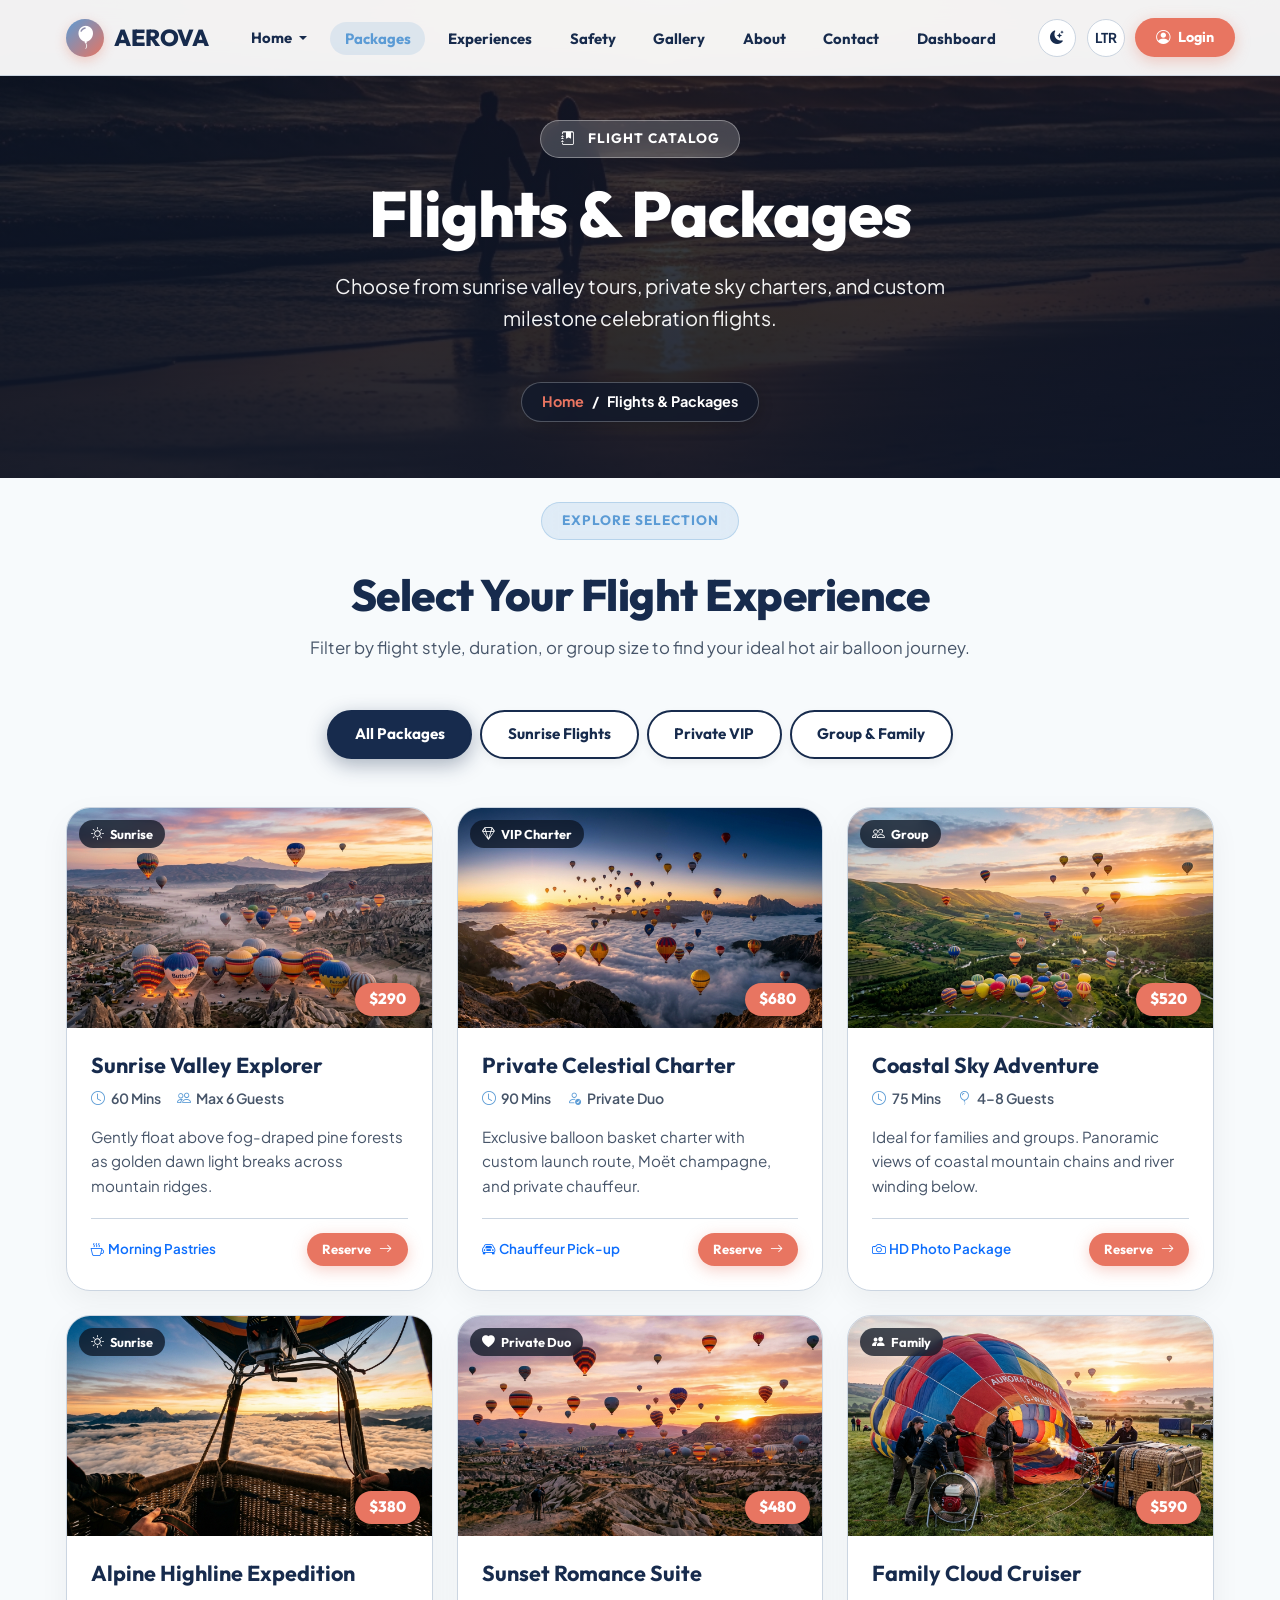
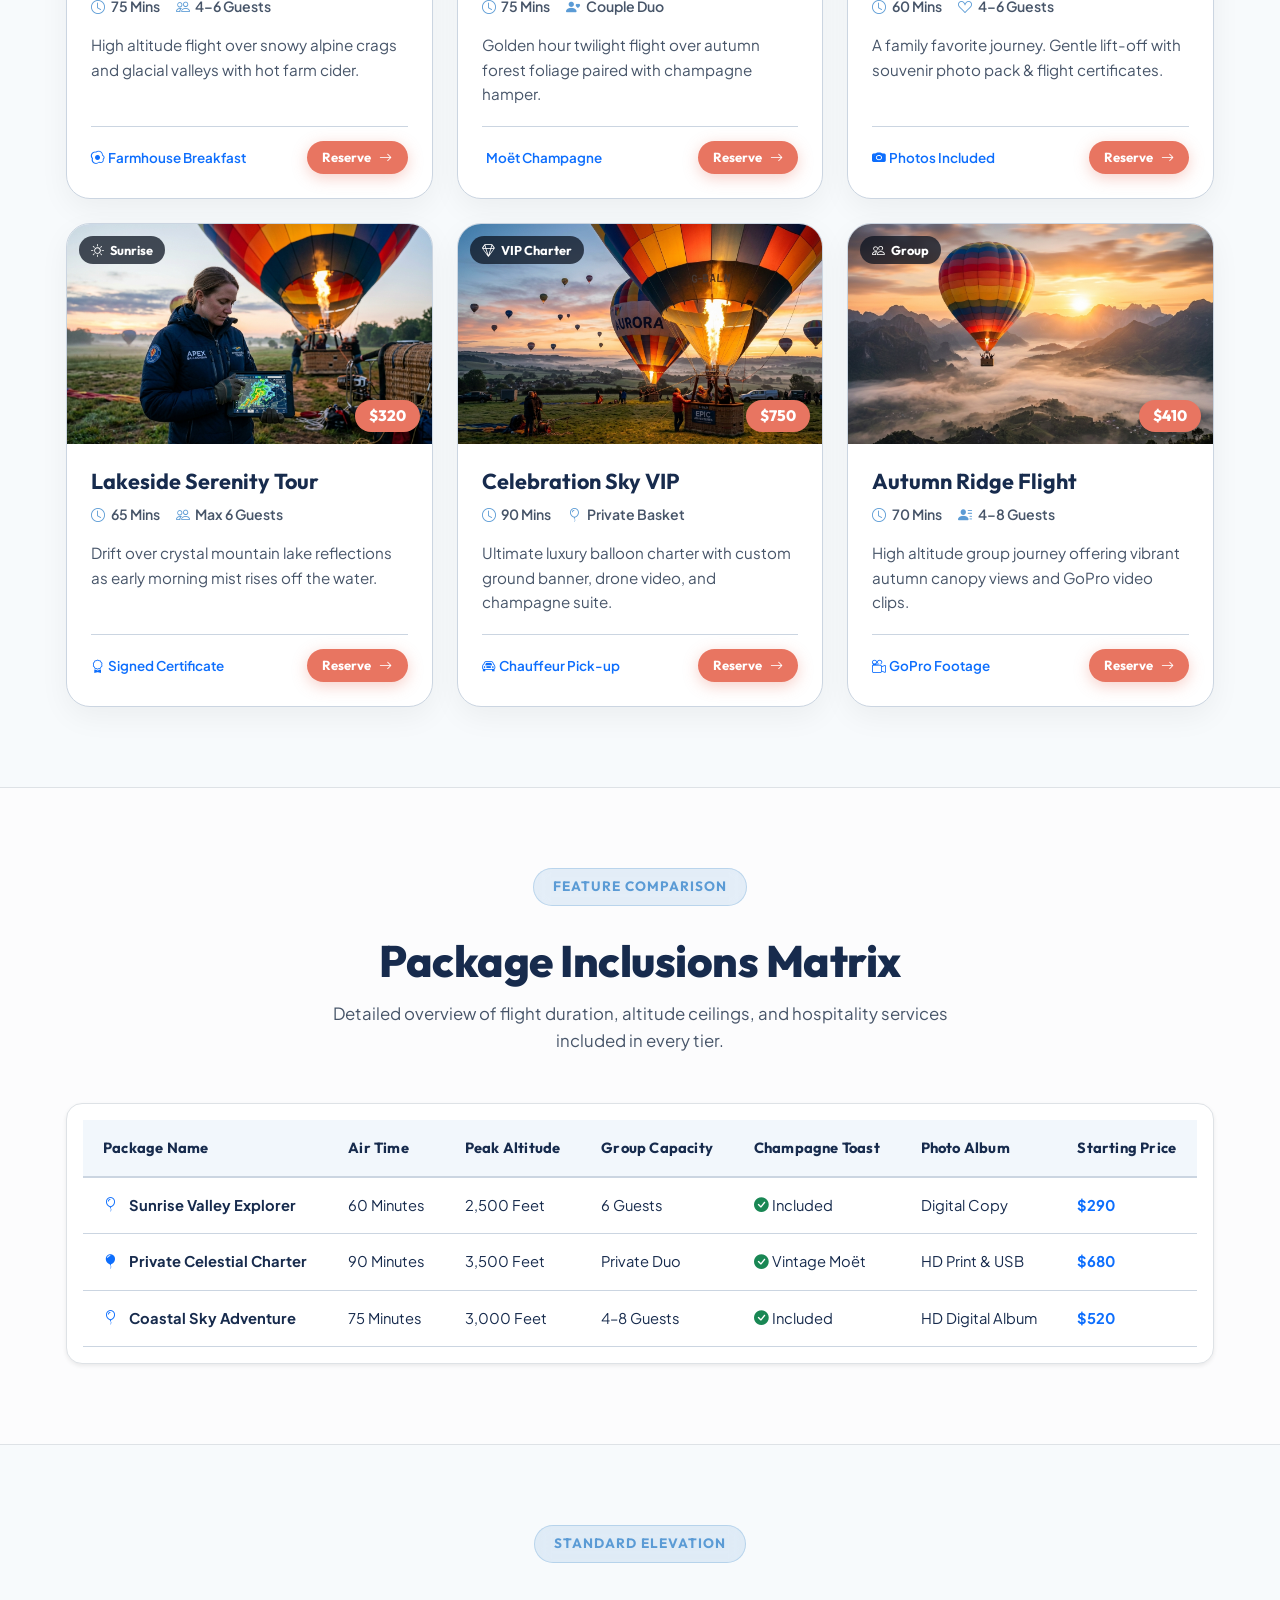
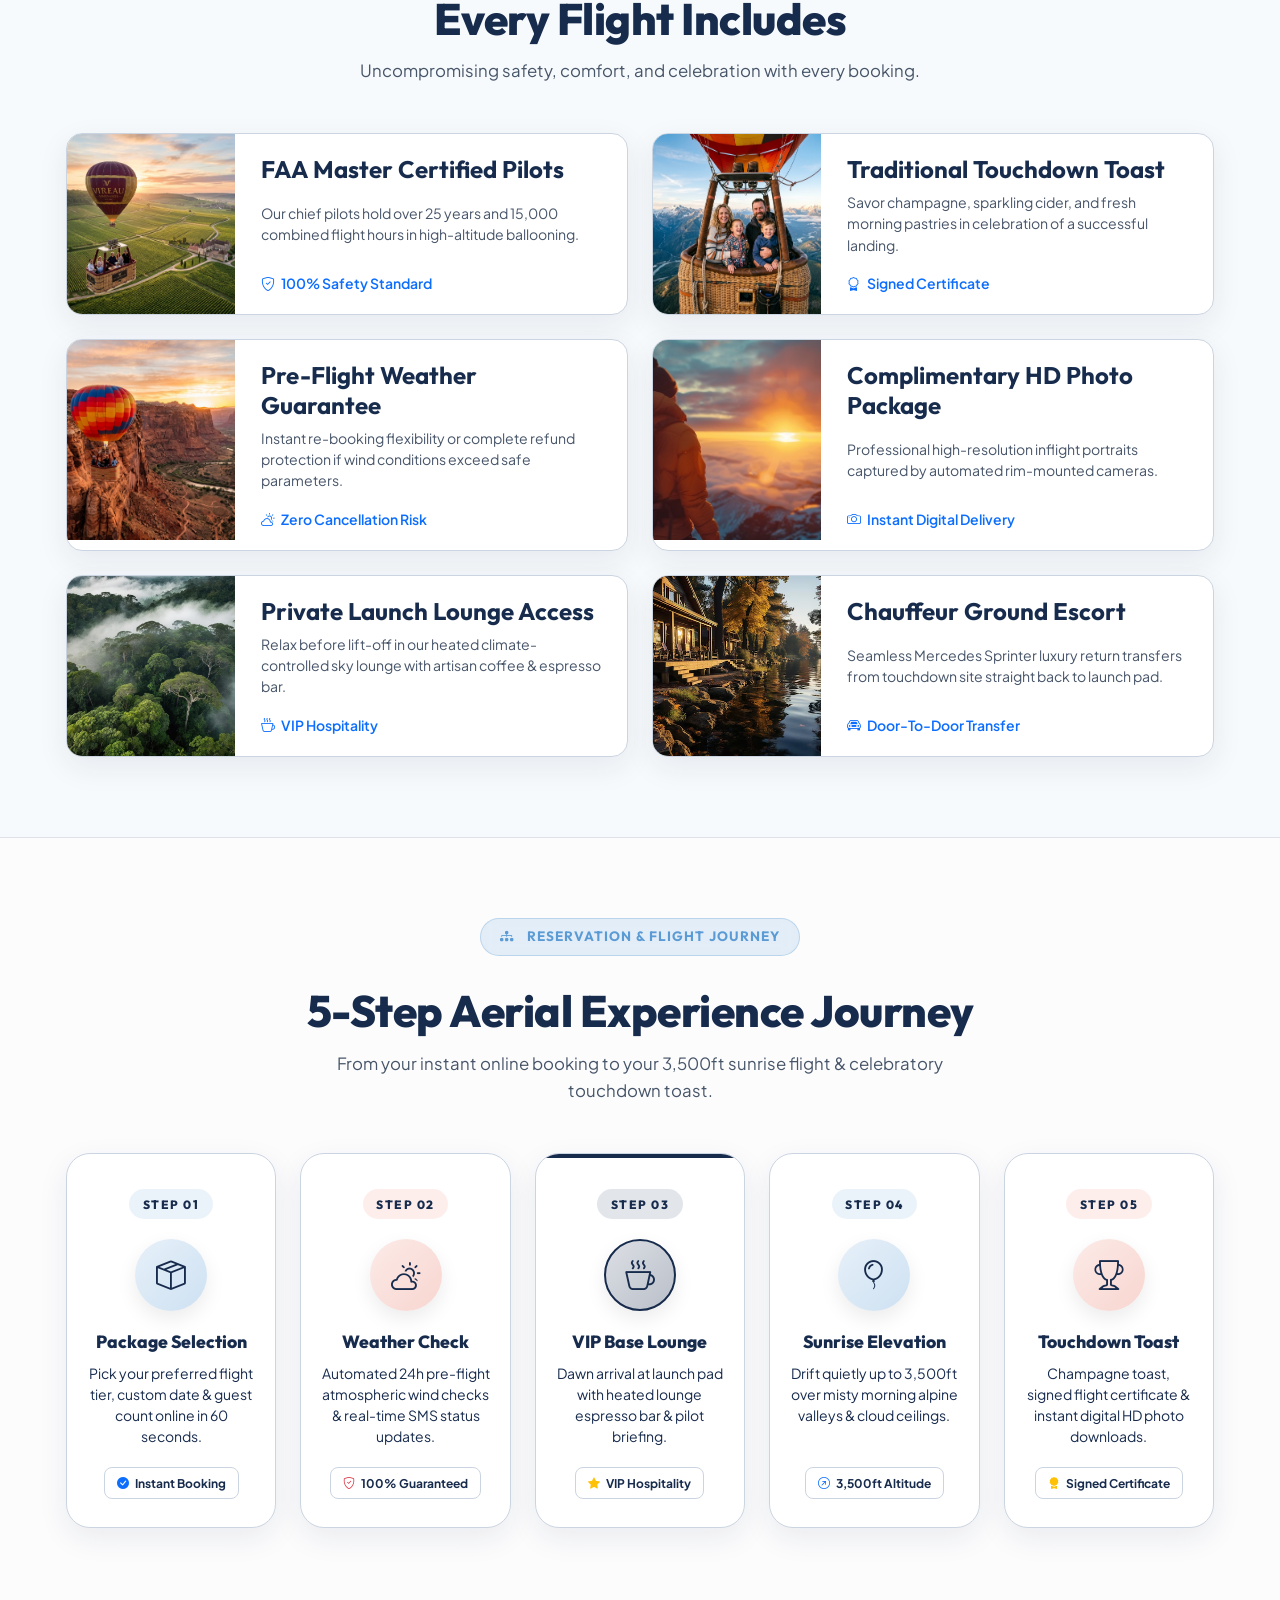
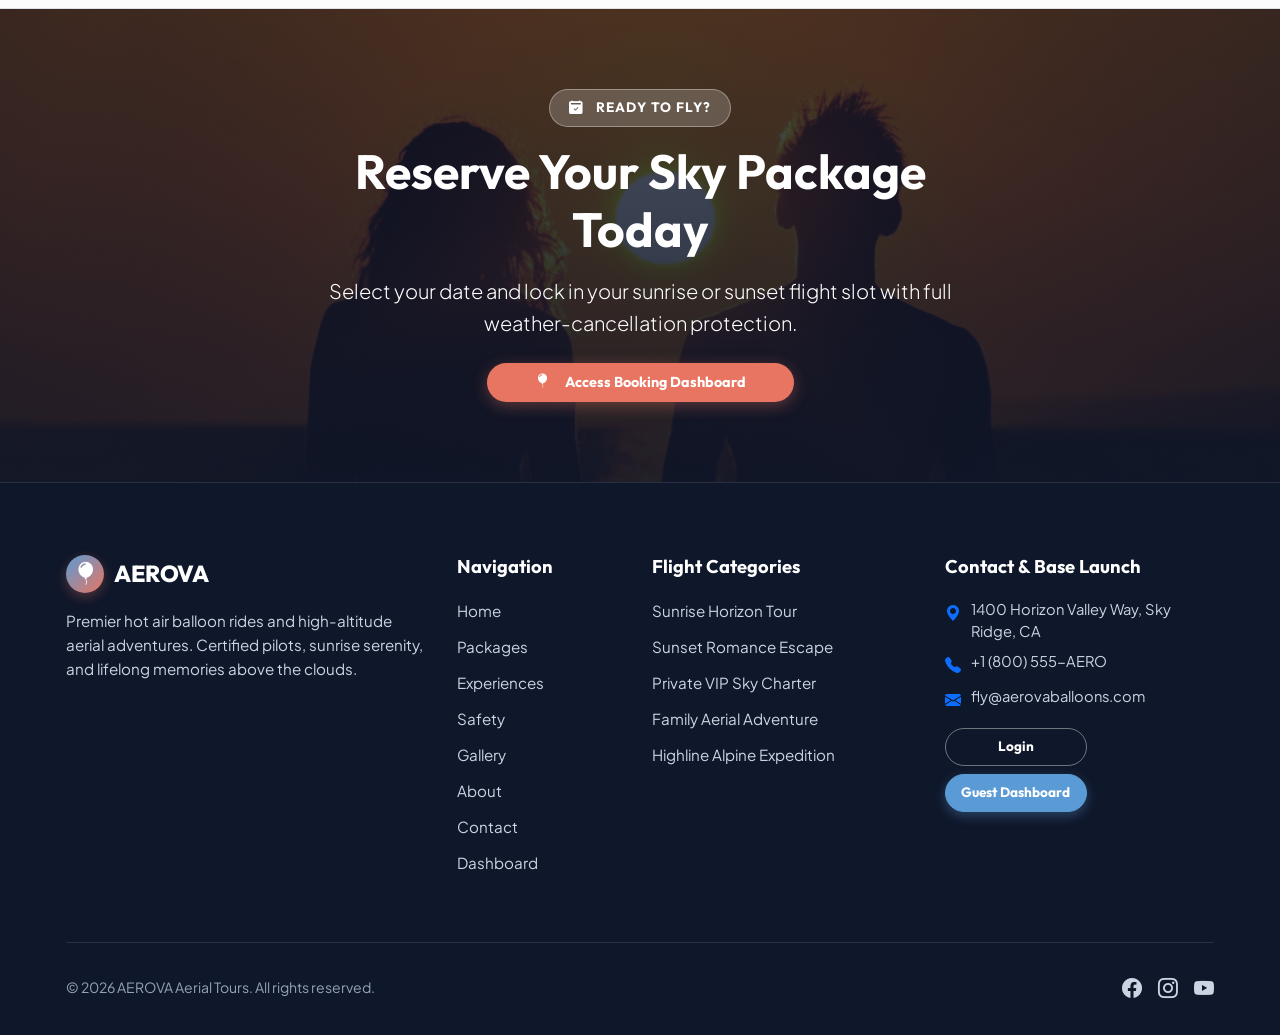
<file: packages.html>
<!DOCTYPE html>
<html lang="en" data-theme="light" dir="ltr">
<head>
  <meta charset="UTF-8">
  <meta name="viewport" content="width=device-width, initial-scale=1.0">
  <title>AEROVA - Flights & Packages</title>
  <meta name="description" content="Explore premier hot air balloon flight packages. Sunrise tours, private charters, and romantic sky escapes with certified pilots.">

  <!-- Bootstrap 5 CSS -->
  <link href="https://cdn.jsdelivr.net/npm/bootstrap@5.3.2/dist/css/bootstrap.min.css" rel="stylesheet">
  <!-- Bootstrap Icons -->
  <link href="https://cdn.jsdelivr.net/npm/bootstrap-icons@1.11.1/font/bootstrap-icons.css" rel="stylesheet">
  <!-- Master Stylesheet -->
  <link rel="stylesheet" href="assets/css/style.css">
  <!-- Favicon / Browser Tab Logo -->
  <link rel="icon" href="data:image/svg+xml,<svg xmlns='http://www.w3.org/2000/svg' viewBox='0 0 100 100'><defs><linearGradient id='aerovaGrad' x1='0%25' y1='0%25' x2='100%25' y2='100%25'><stop offset='0%25' stop-color='%23E87561'/><stop offset='100%25' stop-color='%235B9BD5'/></linearGradient></defs><circle cx='50' cy='50' r='50' fill='url(%23aerovaGrad)'/><path d='M50 18 C35 18 26 29 26 42 C26 53 35 63 43 69 L43 75 L57 75 L57 69 C65 63 74 53 74 42 C74 29 65 18 50 18 Z' fill='%23ffffff'/><rect x='44' y='78' width='12' height='8' rx='2' fill='%23ffffff'/><line x1='44' y1='73' x2='45' y2='78' stroke='%23ffffff' stroke-width='1.5'/><line x1='56' y1='73' x2='55' y2='78' stroke='%23ffffff' stroke-width='1.5'/></svg>" type="image/svg+xml">
</head>
<body>

  <!-- PAGE PRELOADER -->
  <div id="page-preloader" class="aerova-preloader">
    <div class="preloader-inner">
      <div class="preloader-balloon-wrapper">
        <div class="preloader-ring"></div>
        <div class="preloader-balloon">
          <i class="bi bi-balloon-fill"></i>
        </div>
      </div>
      <div class="preloader-brand">AEROVA</div>
      <div class="preloader-subtext">Preparing Sky Horizon Experience...</div>
      <div class="preloader-bar">
        <div class="preloader-progress"></div>
      </div>
    </div>
  </div>

  <!-- HEADER -->
  <header class="aerova-header">
    <div class="container">
      <nav class="navbar navbar-expand-lg navbar-light p-0">
        <a class="aerova-brand navbar-brand" href="index.html">
          <div class="aerova-brand-icon">
            <i class="bi bi-balloon-fill"></i>
          </div>
          <span>AEROVA</span>
        </a>

        <button class="navbar-toggler collapsed border-0 shadow-none p-2" type="button" data-bs-target="#aerovaNavbar" aria-controls="aerovaNavbar" aria-expanded="false" aria-label="Toggle navigation">
          <span class="navbar-toggler-icon"></span>
        </button>

        <div class="collapse navbar-collapse" id="aerovaNavbar">
          <ul class="navbar-nav mx-auto mb-2 mb-lg-0 gap-lg-1">
            <li class="nav-item dropdown">
              <a class="aerova-nav-link dropdown-toggle" href="javascript:void(0)" id="homeDropdown" role="button" aria-expanded="false">
                Home
              </a>
              <ul class="dropdown-menu border-0 shadow-lg rounded-3" aria-labelledby="homeDropdown">
                <li><a class="dropdown-item py-2 fw-semibold" href="index.html"><i class="bi bi-house-door-fill text-primary me-2"></i> Home 1 (Cinematic)</a></li>
                <li><a class="dropdown-item py-2 fw-semibold" href="home-2.html"><i class="bi bi-balloon-fill text-secondary me-2"></i> Home 2 (Bento & Split)</a></li>
              </ul>
            </li>
            <li class="nav-item"><a class="aerova-nav-link active" href="packages.html">Packages</a></li>
            <li class="nav-item"><a class="aerova-nav-link" href="experiences.html">Experiences</a></li>
            <li class="nav-item"><a class="aerova-nav-link" href="weather.html">Safety</a></li>
            <li class="nav-item"><a class="aerova-nav-link" href="gallery.html">Gallery</a></li>
            <li class="nav-item"><a class="aerova-nav-link" href="about.html">About</a></li>
            <li class="nav-item"><a class="aerova-nav-link" href="contact.html">Contact</a></li>
            <li class="nav-item"><a class="aerova-nav-link" href="dashboard.html">Dashboard</a></li>
          </ul>

          <div class="header-actions">
            <button class="btn-icon-toggle js-theme-toggle" title="Toggle Theme" aria-label="Toggle Theme">
              <i class="bi bi-moon-stars-fill js-theme-icon"></i>
            </button>
            <button class="btn-icon-toggle js-rtl-toggle" title="Toggle RTL" aria-label="Toggle LTR/RTL">
              <span class="js-rtl-label">LTR</span>
            </button>
            <a href="login.html" class="btn-primary-coral">
              <i class="bi bi-person-circle"></i> Login
            </a>
          </div>
        </div>
      </nav>
    </div>
  </header>

  <main>
    <!-- UNIFORM HEIGHT INNER HERO -->
    <section class="hero-inner" style="background-image: url('assets/images/sunset-beach-couple.jpg');">
      <div class="hero-overlay"></div>
      <div class="hero-inner-content">
        <span class="badge-eyebrow"><i class="bi bi-journal-bookmark-fill me-1"></i> FLIGHT CATALOG</span>
        <h1 class="hero-title">Flights & Packages</h1>
        <p class="hero-subtitle">Choose from sunrise valley tours, private sky charters, and custom milestone celebration flights.</p>
        <ul class="breadcrumb-custom">
          <li><a href="index.html">Home</a></li>
          <li>/</li>
          <li class="text-white">Flights & Packages</li>
        </ul>
      </div>
    </section>

    <!-- CONTENT SECTION 1: INTERACTIVE CATEGORY FILTER BAR & TOUR CATALOG -->
    <section class="section-padding pt-4">
      <div class="container">
        <div class="section-header text-center">
          <span class="badge-eyebrow badge-eyebrow-dark">EXPLORE SELECTION</span>
          <h2 class="section-title">Select Your Flight Experience</h2>
          <p class="section-desc">Filter by flight style, duration, or group size to find your ideal hot air balloon journey.</p>
        </div>

        <!-- Filter Controls -->
        <div class="d-flex flex-wrap justify-content-center gap-2 mb-5">
          <button class="filter-btn-aerova active js-filter-btn" data-filter="all">All Packages</button>
          <button class="filter-btn-aerova js-filter-btn" data-filter="sunrise">Sunrise Flights</button>
          <button class="filter-btn-aerova js-filter-btn" data-filter="private">Private VIP</button>
          <button class="filter-btn-aerova js-filter-btn" data-filter="group">Group & Family</button>
        </div>

        <!-- Cards Container (9 Cards Across 3 Rows) -->
        <div class="row g-4">
          <!-- Card 1 -->
          <div class="col-xl-4 col-lg-6 col-md-6 js-filter-item" data-category="sunrise">
            <div class="card-aerova">
              <div class="card-img-wrapper">
                <img src="assets/images/hero-index.jpg" alt="Sunrise Valley Explorer">
                <span class="card-badge-top"><i class="bi bi-brightness-high me-1"></i> Sunrise</span>
                <span class="card-price-tag">$290</span>
              </div>
              <div class="card-body-aerova">
                <h3 class="card-title-aerova">Sunrise Valley Explorer</h3>
                <div class="card-meta-list">
                  <span class="card-meta-item"><i class="bi bi-clock"></i> 60 Mins</span>
                  <span class="card-meta-item"><i class="bi bi-people"></i> Max 6 Guests</span>
                </div>
                <p class="card-desc-aerova">Gently float above fog-draped pine forests as golden dawn light breaks across mountain ridges.</p>
                <div class="card-footer-aerova">
                  <span class="small fw-semibold text-primary"><i class="bi bi-cup-hot me-1"></i> Morning Pastries</span>
                  <a href="dashboard.html" class="btn-primary-coral btn-sm">Reserve <i class="bi bi-arrow-right"></i></a>
                </div>
              </div>
            </div>
          </div>

          <!-- Card 2 -->
          <div class="col-xl-4 col-lg-6 col-md-6 js-filter-item" data-category="private">
            <div class="card-aerova">
              <div class="card-img-wrapper">
                <img src="assets/images/hero-home2.jpg" alt="Private Celestial Charter">
                <span class="card-badge-top"><i class="bi bi-gem me-1"></i> VIP Charter</span>
                <span class="card-price-tag">$680</span>
              </div>
              <div class="card-body-aerova">
                <h3 class="card-title-aerova">Private Celestial Charter</h3>
                <div class="card-meta-list">
                  <span class="card-meta-item"><i class="bi bi-clock"></i> 90 Mins</span>
                  <span class="card-meta-item"><i class="bi bi-person-check"></i> Private Duo</span>
                </div>
                <p class="card-desc-aerova">Exclusive balloon basket charter with custom launch route, Moët champagne, and private chauffeur.</p>
                <div class="card-footer-aerova">
                  <span class="small fw-semibold text-primary"><i class="bi bi-car-front me-1"></i> Chauffeur Pick-up</span>
                  <a href="dashboard.html" class="btn-primary-coral btn-sm">Reserve <i class="bi bi-arrow-right"></i></a>
                </div>
              </div>
            </div>
          </div>

          <!-- Card 3 -->
          <div class="col-xl-4 col-lg-6 col-md-6 js-filter-item" data-category="group">
            <div class="card-aerova">
              <div class="card-img-wrapper">
                <img src="assets/images/hero-packages.jpg" alt="Coastal Sky Adventure">
                <span class="card-badge-top"><i class="bi bi-people me-1"></i> Group</span>
                <span class="card-price-tag">$520</span>
              </div>
              <div class="card-body-aerova">
                <h3 class="card-title-aerova">Coastal Sky Adventure</h3>
                <div class="card-meta-list">
                  <span class="card-meta-item"><i class="bi bi-clock"></i> 75 Mins</span>
                  <span class="card-meta-item"><i class="bi bi-balloon"></i> 4–8 Guests</span>
                </div>
                <p class="card-desc-aerova">Ideal for families and groups. Panoramic views of coastal mountain chains and river winding below.</p>
                <div class="card-footer-aerova">
                  <span class="small fw-semibold text-primary"><i class="bi bi-camera me-1"></i> HD Photo Package</span>
                  <a href="dashboard.html" class="btn-primary-coral btn-sm">Reserve <i class="bi bi-arrow-right"></i></a>
                </div>
              </div>
            </div>
          </div>

          <!-- Card 4 (ROW 2) -->
          <div class="col-xl-4 col-lg-6 col-md-6 js-filter-item" data-category="sunrise">
            <div class="card-aerova">
              <div class="card-img-wrapper">
                <img src="assets/images/hero-experiences.jpg" alt="Alpine Highline Expedition">
                <span class="card-badge-top"><i class="bi bi-brightness-high me-1"></i> Sunrise</span>
                <span class="card-price-tag">$380</span>
              </div>
              <div class="card-body-aerova">
                <h3 class="card-title-aerova">Alpine Highline Expedition</h3>
                <div class="card-meta-list">
                  <span class="card-meta-item"><i class="bi bi-clock"></i> 75 Mins</span>
                  <span class="card-meta-item"><i class="bi bi-people"></i> 4–6 Guests</span>
                </div>
                <p class="card-desc-aerova">High altitude flight over snowy alpine crags and glacial valleys with hot farm cider.</p>
                <div class="card-footer-aerova">
                  <span class="small fw-semibold text-primary"><i class="bi bi-egg-fried me-1"></i> Farmhouse Breakfast</span>
                  <a href="dashboard.html" class="btn-primary-coral btn-sm">Reserve <i class="bi bi-arrow-right"></i></a>
                </div>
              </div>
            </div>
          </div>

          <!-- Card 5 (ROW 2) -->
          <div class="col-xl-4 col-lg-6 col-md-6 js-filter-item" data-category="private">
            <div class="card-aerova">
              <div class="card-img-wrapper">
                <img src="assets/images/hero-gallery.jpg" alt="Sunset Romance Suite">
                <span class="card-badge-top"><i class="bi bi-heart-fill me-1"></i> Private Duo</span>
                <span class="card-price-tag">$480</span>
              </div>
              <div class="card-body-aerova">
                <h3 class="card-title-aerova">Sunset Romance Suite</h3>
                <div class="card-meta-list">
                  <span class="card-meta-item"><i class="bi bi-clock"></i> 75 Mins</span>
                  <span class="card-meta-item"><i class="bi bi-person-heart"></i> Couple Duo</span>
                </div>
                <p class="card-desc-aerova">Golden hour twilight flight over autumn forest foliage paired with champagne hamper.</p>
                <div class="card-footer-aerova">
                  <span class="small fw-semibold text-primary"><i class="bi bi-glass-flute me-1"></i> Moët Champagne</span>
                  <a href="dashboard.html" class="btn-primary-coral btn-sm">Reserve <i class="bi bi-arrow-right"></i></a>
                </div>
              </div>
            </div>
          </div>

          <!-- Card 6 (ROW 2) -->
          <div class="col-xl-4 col-lg-6 col-md-6 js-filter-item" data-category="group">
            <div class="card-aerova">
              <div class="card-img-wrapper">
                <img src="assets/images/hero-about.jpg" alt="Family Cloud Cruiser">
                <span class="card-badge-top"><i class="bi bi-people-fill me-1"></i> Family</span>
                <span class="card-price-tag">$590</span>
              </div>
              <div class="card-body-aerova">
                <h3 class="card-title-aerova">Family Cloud Cruiser</h3>
                <div class="card-meta-list">
                  <span class="card-meta-item"><i class="bi bi-clock"></i> 60 Mins</span>
                  <span class="card-meta-item"><i class="bi bi-suit-heart"></i> 4–6 Guests</span>
                </div>
                <p class="card-desc-aerova">A family favorite journey. Gentle lift-off with souvenir photo pack & flight certificates.</p>
                <div class="card-footer-aerova">
                  <span class="small fw-semibold text-primary"><i class="bi bi-camera-fill me-1"></i> Photos Included</span>
                  <a href="dashboard.html" class="btn-primary-coral btn-sm">Reserve <i class="bi bi-arrow-right"></i></a>
                </div>
              </div>
            </div>
          </div>

          <!-- Card 7 (ROW 3) -->
          <div class="col-xl-4 col-lg-6 col-md-6 js-filter-item" data-category="sunrise">
            <div class="card-aerova">
              <div class="card-img-wrapper">
                <img src="assets/images/hero-weather.jpg" alt="Lakeside Serenity Tour">
                <span class="card-badge-top"><i class="bi bi-brightness-high me-1"></i> Sunrise</span>
                <span class="card-price-tag">$320</span>
              </div>
              <div class="card-body-aerova">
                <h3 class="card-title-aerova">Lakeside Serenity Tour</h3>
                <div class="card-meta-list">
                  <span class="card-meta-item"><i class="bi bi-clock"></i> 65 Mins</span>
                  <span class="card-meta-item"><i class="bi bi-people"></i> Max 6 Guests</span>
                </div>
                <p class="card-desc-aerova">Drift over crystal mountain lake reflections as early morning mist rises off the water.</p>
                <div class="card-footer-aerova">
                  <span class="small fw-semibold text-primary"><i class="bi bi-award me-1"></i> Signed Certificate</span>
                  <a href="dashboard.html" class="btn-primary-coral btn-sm">Reserve <i class="bi bi-arrow-right"></i></a>
                </div>
              </div>
            </div>
          </div>

          <!-- Card 8 (ROW 3) -->
          <div class="col-xl-4 col-lg-6 col-md-6 js-filter-item" data-category="private">
            <div class="card-aerova">
              <div class="card-img-wrapper">
                <img src="assets/images/hero-contact.jpg" alt="Celebration Sky VIP">
                <span class="card-badge-top"><i class="bi bi-gem me-1"></i> VIP Charter</span>
                <span class="card-price-tag">$750</span>
              </div>
              <div class="card-body-aerova">
                <h3 class="card-title-aerova">Celebration Sky VIP</h3>
                <div class="card-meta-list">
                  <span class="card-meta-item"><i class="bi bi-clock"></i> 90 Mins</span>
                  <span class="card-meta-item"><i class="bi bi-balloon"></i> Private Basket</span>
                </div>
                <p class="card-desc-aerova">Ultimate luxury balloon charter with custom ground banner, drone video, and champagne suite.</p>
                <div class="card-footer-aerova">
                  <span class="small fw-semibold text-primary"><i class="bi bi-car-front me-1"></i> Chauffeur Pick-up</span>
                  <a href="dashboard.html" class="btn-primary-coral btn-sm">Reserve <i class="bi bi-arrow-right"></i></a>
                </div>
              </div>
            </div>
          </div>

          <!-- Card 9 (ROW 3) -->
          <div class="col-xl-4 col-lg-6 col-md-6 js-filter-item" data-category="group">
            <div class="card-aerova">
              <div class="card-img-wrapper">
                <img src="assets/images/pkg-sunrise-flight.jpg" alt="Autumn Ridge Flight">
                <span class="card-badge-top"><i class="bi bi-people me-1"></i> Group</span>
                <span class="card-price-tag">$410</span>
              </div>
              <div class="card-body-aerova">
                <h3 class="card-title-aerova">Autumn Ridge Flight</h3>
                <div class="card-meta-list">
                  <span class="card-meta-item"><i class="bi bi-clock"></i> 70 Mins</span>
                  <span class="card-meta-item"><i class="bi bi-person-lines-fill"></i> 4–8 Guests</span>
                </div>
                <p class="card-desc-aerova">High altitude group journey offering vibrant autumn canopy views and GoPro video clips.</p>
                <div class="card-footer-aerova">
                  <span class="small fw-semibold text-primary"><i class="bi bi-camera-reels me-1"></i> GoPro Footage</span>
                  <a href="dashboard.html" class="btn-primary-coral btn-sm">Reserve <i class="bi bi-arrow-right"></i></a>
                </div>
              </div>
            </div>
          </div>
        </div>
      </div>
    </section>

    <!-- CONTENT SECTION 2: PACKAGE COMPARISON & ALTITUDE MATRIX -->
    <section class="section-padding bg-light-subtle border-top border-bottom">
      <div class="container">
        <div class="section-header text-center">
          <span class="badge-eyebrow badge-eyebrow-dark">FEATURE COMPARISON</span>
          <h2 class="section-title">Package Inclusions Matrix</h2>
          <p class="section-desc">Detailed overview of flight duration, altitude ceilings, and hospitality services included in every tier.</p>
        </div>

        <div class="table-responsive bg-white rounded-4 shadow-sm border p-3">
          <table class="table table-hover align-middle mb-0 aerova-matrix-table">
            <thead class="table-light">
              <tr>
                <th scope="col">Package Name</th>
                <th scope="col">Air Time</th>
                <th scope="col">Peak Altitude</th>
                <th scope="col">Group Capacity</th>
                <th scope="col">Champagne Toast</th>
                <th scope="col">Photo Album</th>
                <th scope="col">Starting Price</th>
              </tr>
            </thead>
            <tbody>
              <tr>
                <td class="fw-bold"><i class="bi bi-balloon text-primary me-2"></i> Sunrise Valley Explorer</td>
                <td>60 Minutes</td>
                <td>2,500 Feet</td>
                <td>6 Guests</td>
                <td><i class="bi bi-check-circle-fill text-success"></i> Included</td>
                <td>Digital Copy</td>
                <td class="fw-bold text-primary">$290</td>
              </tr>
              <tr>
                <td class="fw-bold"><i class="bi bi-balloon-fill text-primary me-2"></i> Private Celestial Charter</td>
                <td>90 Minutes</td>
                <td>3,500 Feet</td>
                <td>Private Duo</td>
                <td><i class="bi bi-check-circle-fill text-success"></i> Vintage Moët</td>
                <td>HD Print & USB</td>
                <td class="fw-bold text-primary">$680</td>
              </tr>
              <tr>
                <td class="fw-bold"><i class="bi bi-balloon text-primary me-2"></i> Coastal Sky Adventure</td>
                <td>75 Minutes</td>
                <td>3,000 Feet</td>
                <td>4–8 Guests</td>
                <td><i class="bi bi-check-circle-fill text-success"></i> Included</td>
                <td>HD Digital Album</td>
                <td class="fw-bold text-primary">$520</td>
              </tr>
            </tbody>
          </table>
        </div>
      </div>
    </section>

    <!-- CONTENT SECTION 3: PACKAGE INCLUSIONS & LUXURY PERKS BENTO -->
    <section class="section-padding">
      <div class="container">
        <div class="section-header text-center">
          <span class="badge-eyebrow badge-eyebrow-dark">STANDARD ELEVATION</span>
          <h2 class="section-title">Every Flight Includes</h2>
          <p class="section-desc">Uncompromising safety, comfort, and celebration with every booking.</p>
        </div>

        <div class="row g-4">
          <div class="col-lg-6">
            <div class="card-horizontal-aerova">
              <div class="card-horizontal-img">
                <img src="assets/images/pkg-private-odyssey.jpg" alt="Master Pilots">
              </div>
              <div class="card-horizontal-content">
                <h4 class="fw-bold mb-2">FAA Master Certified Pilots</h4>
                <p class="text-muted small mb-3">Our chief pilots hold over 25 years and 15,000 combined flight hours in high-altitude ballooning.</p>
                <div class="small fw-semibold text-primary"><i class="bi bi-shield-check me-1"></i> 100% Safety Standard</div>
              </div>
            </div>
          </div>

          <div class="col-lg-6">
            <div class="card-horizontal-aerova">
              <div class="card-horizontal-img">
                <img src="assets/images/pkg-family-adventure.jpg" alt="Champagne Toast">
              </div>
              <div class="card-horizontal-content">
                <h4 class="fw-bold mb-2">Traditional Touchdown Toast</h4>
                <p class="text-muted small mb-3">Savor champagne, sparkling cider, and fresh morning pastries in celebration of a successful landing.</p>
                <div class="small fw-semibold text-primary"><i class="bi bi-award me-1"></i> Signed Certificate</div>
              </div>
            </div>
          </div>

          <div class="col-lg-6">
            <div class="card-horizontal-aerova">
              <div class="card-horizontal-img">
                <img src="assets/images/pkg-classic-valley.jpg" alt="Weather Guarantee">
              </div>
              <div class="card-horizontal-content">
                <h4 class="fw-bold mb-2">Pre-Flight Weather Guarantee</h4>
                <p class="text-muted small mb-3">Instant re-booking flexibility or complete refund protection if wind conditions exceed safe parameters.</p>
                <div class="small fw-semibold text-primary"><i class="bi bi-cloud-sun me-1"></i> Zero Cancellation Risk</div>
              </div>
            </div>
          </div>

          <div class="col-lg-6">
            <div class="card-horizontal-aerova">
              <div class="card-horizontal-img">
                <img src="assets/images/sunrise-explorer.png" alt="HD Photos">
              </div>
              <div class="card-horizontal-content">
                <h4 class="fw-bold mb-2">Complimentary HD Photo Package</h4>
                <p class="text-muted small mb-3">Professional high-resolution inflight portraits captured by automated rim-mounted cameras.</p>
                <div class="small fw-semibold text-primary"><i class="bi bi-camera me-1"></i> Instant Digital Delivery</div>
              </div>
            </div>
          </div>

          <div class="col-lg-6">
            <div class="card-horizontal-aerova">
              <div class="card-horizontal-img">
                <img src="assets/images/misty-forest-canopy.jpg" alt="Launch Lounge">
              </div>
              <div class="card-horizontal-content">
                <h4 class="fw-bold mb-2">Private Launch Lounge Access</h4>
                <p class="text-muted small mb-3">Relax before lift-off in our heated climate-controlled sky lounge with artisan coffee & espresso bar.</p>
                <div class="small fw-semibold text-primary"><i class="bi bi-cup-hot me-1"></i> VIP Hospitality</div>
              </div>
            </div>
          </div>

          <div class="col-lg-6">
            <div class="card-horizontal-aerova">
              <div class="card-horizontal-img">
                <img src="assets/images/lakeside-lodge.png" alt="Ground Transfer">
              </div>
              <div class="card-horizontal-content">
                <h4 class="fw-bold mb-2">Chauffeur Ground Escort</h4>
                <p class="text-muted small mb-3">Seamless Mercedes Sprinter luxury return transfers from touchdown site straight back to launch pad.</p>
                <div class="small fw-semibold text-primary"><i class="bi bi-car-front me-1"></i> Door-To-Door Transfer</div>
              </div>
            </div>
          </div>
        </div>
      </div>
    </section>

    <!-- CONTENT SECTION 4: 5-STEP EXECUTIVE FLIGHT ROADMAP -->
    <section class="section-padding bg-light-subtle border-top border-bottom">
      <div class="container">
        <div class="section-header text-center mb-5">
          <span class="badge-eyebrow badge-eyebrow-dark"><i class="bi bi-diagram-3-fill me-1"></i> RESERVATION & FLIGHT JOURNEY</span>
          <h2 class="section-title">5-Step Aerial Experience Journey</h2>
          <p class="section-desc">From your instant online booking to your 3,500ft sunrise flight & celebratory touchdown toast.</p>
        </div>

        <div class="row row-cols-1 row-cols-md-3 row-cols-lg-5 g-4">
          <!-- Step 1 -->
          <div class="col">
            <div class="journey-step-card-aerova">
              <span class="journey-step-pill">STEP 01</span>
              <div class="journey-step-icon-wrap journey-step-icon-primary">
                <i class="bi bi-box-seam"></i>
              </div>
              <h4 class="journey-step-title">Package Selection</h4>
              <p class="journey-step-desc">Pick your preferred flight tier, custom date & guest count online in 60 seconds.</p>
              <span class="journey-step-badge"><i class="bi bi-check-circle-fill text-primary me-1"></i> Instant Booking</span>
            </div>
          </div>

          <!-- Step 2 -->
          <div class="col">
            <div class="journey-step-card-aerova card-accent-secondary">
              <span class="journey-step-pill pill-coral">STEP 02</span>
              <div class="journey-step-icon-wrap journey-step-icon-secondary">
                <i class="bi bi-cloud-sun"></i>
              </div>
              <h4 class="journey-step-title">Weather Check</h4>
              <p class="journey-step-desc">Automated 24h pre-flight atmospheric wind checks & real-time SMS status updates.</p>
              <span class="journey-step-badge"><i class="bi bi-shield-check text-danger me-1"></i> 100% Guaranteed</span>
            </div>
          </div>

          <!-- Step 3 -->
          <div class="col">
            <div class="journey-step-card-aerova card-accent-navy">
              <span class="journey-step-pill pill-navy">STEP 03</span>
              <div class="journey-step-icon-wrap journey-step-icon-navy">
                <i class="bi bi-cup-hot"></i>
              </div>
              <h4 class="journey-step-title">VIP Base Lounge</h4>
              <p class="journey-step-desc">Dawn arrival at launch pad with heated lounge espresso bar & pilot briefing.</p>
              <span class="journey-step-badge"><i class="bi bi-star-fill text-warning me-1"></i> VIP Hospitality</span>
            </div>
          </div>

          <!-- Step 4 -->
          <div class="col">
            <div class="journey-step-card-aerova">
              <span class="journey-step-pill">STEP 04</span>
              <div class="journey-step-icon-wrap journey-step-icon-primary">
                <i class="bi bi-balloon"></i>
              </div>
              <h4 class="journey-step-title">Sunrise Elevation</h4>
              <p class="journey-step-desc">Drift quietly up to 3,500ft over misty morning alpine valleys & cloud ceilings.</p>
              <span class="journey-step-badge"><i class="bi bi-arrow-up-right-circle text-primary me-1"></i> 3,500ft Altitude</span>
            </div>
          </div>

          <!-- Step 5 -->
          <div class="col">
            <div class="journey-step-card-aerova card-accent-secondary">
              <span class="journey-step-pill pill-coral">STEP 05</span>
              <div class="journey-step-icon-wrap journey-step-icon-secondary">
                <i class="bi bi-trophy"></i>
              </div>
              <h4 class="journey-step-title">Touchdown Toast</h4>
              <p class="journey-step-desc">Champagne toast, signed flight certificate & instant digital HD photo downloads.</p>
              <span class="journey-step-badge"><i class="bi bi-award-fill text-warning me-1"></i> Signed Certificate</span>
            </div>
          </div>
        </div>
      </div>
    </section>

    <!-- CONTENT SECTION 5: CUSTOM PACKAGE ENQUIRY & INSTANT RESERVATION CTA -->
    <section class="section-padding text-white position-relative" style="background-image: url('assets/images/sunset-romance.png'); background-size: cover; background-position: center;">
      <div class="hero-overlay"></div>
      <div class="container position-relative z-2 text-center" style="max-width: 720px;">
        <span class="badge-eyebrow mb-3"><i class="bi bi-calendar2-check-fill me-1"></i> READY TO FLY?</span>
        <h2 class="display-5 fw-bold text-white mb-3">Reserve Your Sky Package Today</h2>
        <p class="lead opacity-90 mb-4">
          Select your date and lock in your sunrise or sunset flight slot with full weather-cancellation protection.
        </p>
        <a href="dashboard.html" class="btn-primary-coral btn-lg px-5">
          <i class="bi bi-balloon-fill me-2"></i> Access Booking Dashboard
        </a>
      </div>
    </section>
  </main>

  <!-- FOOTER -->
  <footer class="aerova-footer">
    <div class="container">
      <div class="row g-4 mb-5">
        <div class="col-lg-4">
          <a class="aerova-brand text-white mb-3" href="index.html">
            <div class="aerova-brand-icon">
              <i class="bi bi-balloon-fill"></i>
            </div>
            <span>AEROVA</span>
          </a>
          <p class="footer-brand-desc">
            Premier hot air balloon rides and high-altitude aerial adventures. Certified pilots, sunrise serenity, and lifelong memories above the clouds.
          </p>
        </div>

        <div class="col-6 col-lg-2">
          <h5 class="footer-title">Navigation</h5>
          <ul class="footer-links">
            <li><a href="index.html">Home</a></li>
            <li><a href="packages.html">Packages</a></li>
            <li><a href="experiences.html">Experiences</a></li>
            <li><a href="weather.html">Safety</a></li>
            <li><a href="gallery.html">Gallery</a></li>
            <li><a href="about.html">About</a></li>
            <li><a href="contact.html">Contact</a></li>
            <li><a href="dashboard.html">Dashboard</a></li>
          </ul>
        </div>

        <div class="col-6 col-lg-3">
          <h5 class="footer-title">Flight Categories</h5>
          <ul class="footer-links">
            <li><a href="packages.html">Sunrise Horizon Tour</a></li>
            <li><a href="packages.html">Sunset Romance Escape</a></li>
            <li><a href="packages.html">Private VIP Sky Charter</a></li>
            <li><a href="packages.html">Family Aerial Adventure</a></li>
            <li><a href="packages.html">Highline Alpine Expedition</a></li>
          </ul>
        </div>

        <div class="col-lg-3">
          <h5 class="footer-title">Contact & Base Launch</h5>
          <p class="small footer-contact-item mb-2"><i class="bi bi-geo-alt-fill text-primary"></i> <span>1400 Horizon Valley Way, Sky Ridge, CA</span></p>
          <p class="small footer-contact-item mb-2"><i class="bi bi-telephone-fill text-primary"></i> <span>+1 (800) 555-AERO</span></p>
          <p class="small footer-contact-item mb-3"><i class="bi bi-envelope-fill text-primary"></i> <span>fly@aerovaballoons.com</span></p>
          <div class="d-flex flex-wrap align-items-center gap-2 mt-3">
            <a href="login.html" class="btn-footer-login">Login</a>
            <a href="dashboard.html" class="btn-footer-dashboard">Guest Dashboard</a>
          </div>
        </div>
      </div>

      <div class="footer-bottom d-flex flex-column flex-sm-row justify-content-between align-items-center gap-3">
        <div>&copy; 2026 AEROVA Aerial Tours. All rights reserved.</div>
        <div class="d-flex gap-3">
          <a href="#" aria-label="Facebook"><i class="bi bi-facebook fs-5"></i></a>
          <a href="#" aria-label="Instagram"><i class="bi bi-instagram fs-5"></i></a>
          <a href="#" aria-label="YouTube"><i class="bi bi-youtube fs-5"></i></a>
        </div>
      </div>
    </div>
  </footer>

  <button class="back-to-top js-back-to-top" title="Back to top" aria-label="Back to top">
    <i class="bi bi-arrow-up-short fs-3"></i>
  </button>

  <script src="https://cdn.jsdelivr.net/npm/bootstrap@5.3.2/dist/js/bootstrap.bundle.min.js"></script>
  <script src="assets/js/main.js"></script>
</body>
</html>
</file>
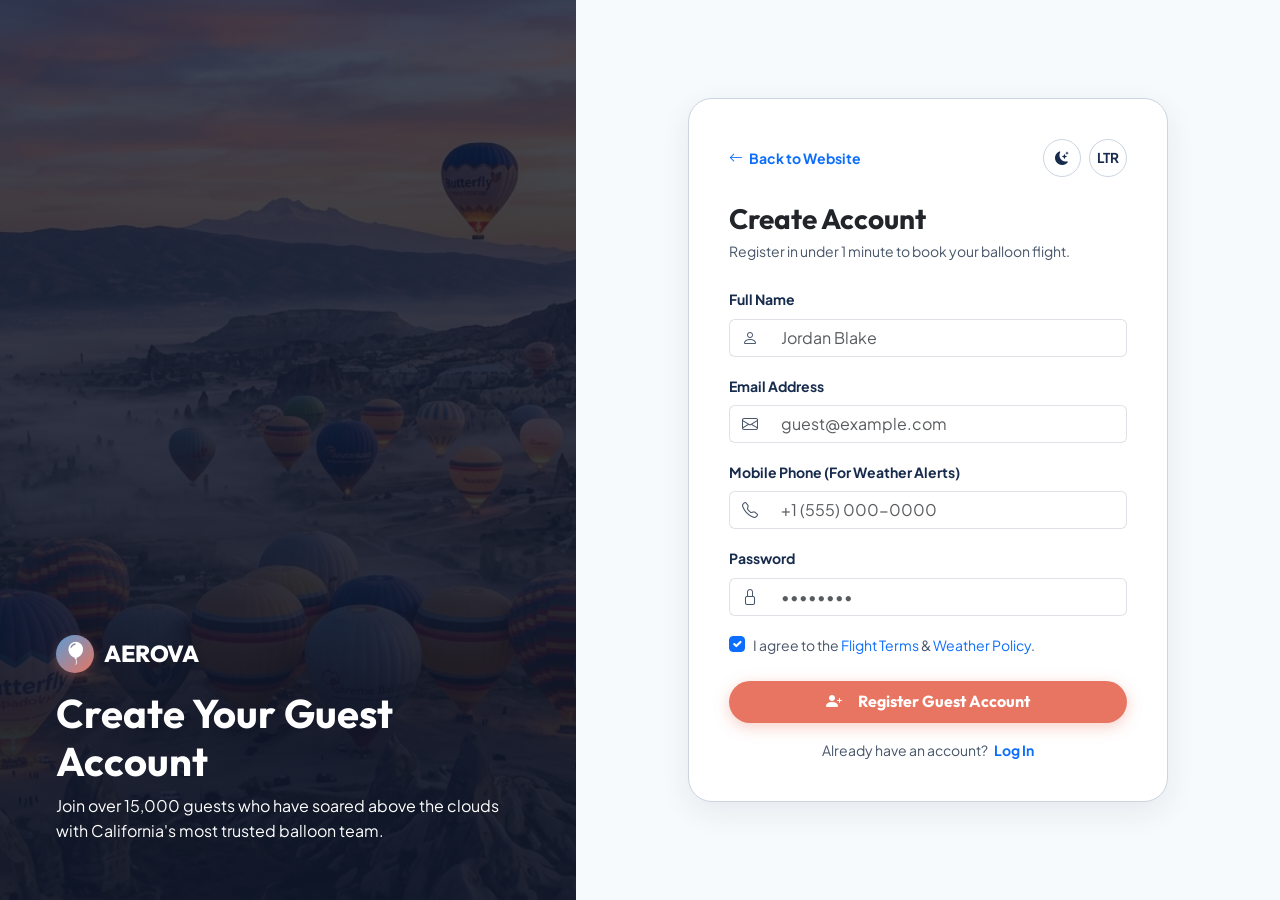
<file: register.html>
﻿<!DOCTYPE html>
<html lang="en" data-theme="light" dir="ltr">
<head>
  <meta charset="UTF-8">
  <meta name="viewport" content="width=device-width, initial-scale=1.0">
  <title>AEROVA - Create an Account</title>
  <meta name="description" content="Create an AEROVA Guest Account to reserve hot air balloon flights, manage manifest details, and access flight certificates.">

  <!-- Bootstrap 5 CSS -->
  <link href="https://cdn.jsdelivr.net/npm/bootstrap@5.3.2/dist/css/bootstrap.min.css" rel="stylesheet">
  <!-- Bootstrap Icons -->
  <link href="https://cdn.jsdelivr.net/npm/bootstrap-icons@1.11.1/font/bootstrap-icons.css" rel="stylesheet">
  <!-- Master Stylesheet -->
  <link rel="stylesheet" href="assets/css/style.css">
  <!-- Favicon / Browser Tab Logo -->
  <link rel="icon" href="data:image/svg+xml,<svg xmlns='http://www.w3.org/2000/svg' viewBox='0 0 100 100'><defs><linearGradient id='aerovaGrad' x1='0%25' y1='0%25' x2='100%25' y2='100%25'><stop offset='0%25' stop-color='%23E87561'/><stop offset='100%25' stop-color='%235B9BD5'/></linearGradient></defs><circle cx='50' cy='50' r='50' fill='url(%23aerovaGrad)'/><path d='M50 18 C35 18 26 29 26 42 C26 53 35 63 43 69 L43 75 L57 75 L57 69 C65 63 74 53 74 42 C74 29 65 18 50 18 Z' fill='%23ffffff'/><rect x='44' y='78' width='12' height='8' rx='2' fill='%23ffffff'/><line x1='44' y1='73' x2='45' y2='78' stroke='%23ffffff' stroke-width='1.5'/><line x1='56' y1='73' x2='55' y2='78' stroke='%23ffffff' stroke-width='1.5'/></svg>" type="image/svg+xml">
</head>
<body>

  <!-- PAGE PRELOADER -->
  <div id="page-preloader" class="aerova-preloader">
    <div class="preloader-inner">
      <div class="preloader-balloon-wrapper">
        <div class="preloader-ring"></div>
        <div class="preloader-balloon">
          <i class="bi bi-balloon-fill"></i>
        </div>
      </div>
      <div class="preloader-brand">AEROVA</div>
      <div class="preloader-subtext">Preparing Sky Horizon Experience...</div>
      <div class="preloader-bar">
        <div class="preloader-progress"></div>
      </div>
    </div>
  </div>

  <div class="auth-wrapper">
    <!-- Left Column: Scenic Visual Banner -->
    <div class="auth-sidebar-img" style="background-image: url('assets/images/hero-index.jpg');">
      <div class="hero-overlay"></div>
      <div class="position-relative z-2">
        <a class="aerova-brand text-white mb-3" href="index.html">
          <div class="aerova-brand-icon">
            <i class="bi bi-balloon-fill"></i>
          </div>
          <span>AEROVA</span>
        </a>
        <h2 class="display-6 fw-bold text-white mb-2">Create Your Guest Account</h2>
        <p class="opacity-90 mb-0">Join over 15,000 guests who have soared above the clouds with California's most trusted balloon team.</p>
      </div>
    </div>

    <!-- Right Column: Registration Form Container -->
    <div class="auth-form-container">
      <div class="auth-form-box">
        <div class="d-flex justify-content-between align-items-center mb-4">
          <a href="index.html" class="small fw-bold text-primary"><i class="bi bi-arrow-left me-1"></i> Back to Website</a>
          <div class="d-flex gap-2">
            <button class="btn-icon-toggle js-theme-toggle" title="Toggle Theme"><i class="bi bi-moon-stars-fill js-theme-icon"></i></button>
            <button class="btn-icon-toggle js-rtl-toggle" title="Toggle LTR/RTL"><span class="js-rtl-label">LTR</span></button>
          </div>
        </div>

        <h3 class="fw-bold text-dark mb-1">Create Account</h3>
        <p class="small text-muted mb-4">Register in under 1 minute to book your balloon flight.</p>

        <form action="dashboard.html">
          <div class="mb-3">
            <label class="form-label small fw-bold">Full Name</label>
            <div class="input-group">
              <span class="input-group-text bg-transparent border-end-0"><i class="bi bi-person text-muted"></i></span>
              <input type="text" class="form-control border-start-0" placeholder="Jordan Blake" required>
            </div>
          </div>

          <div class="mb-3">
            <label class="form-label small fw-bold">Email Address</label>
            <div class="input-group">
              <span class="input-group-text bg-transparent border-end-0"><i class="bi bi-envelope text-muted"></i></span>
              <input type="email" class="form-control border-start-0" placeholder="guest@example.com" required>
            </div>
          </div>

          <div class="mb-3">
            <label class="form-label small fw-bold">Mobile Phone (For Weather Alerts)</label>
            <div class="input-group">
              <span class="input-group-text bg-transparent border-end-0"><i class="bi bi-telephone text-muted"></i></span>
              <input type="tel" class="form-control border-start-0" placeholder="+1 (555) 000-0000" required>
            </div>
          </div>

          <div class="mb-3">
            <label class="form-label small fw-bold">Password</label>
            <div class="input-group">
              <span class="input-group-text bg-transparent border-end-0"><i class="bi bi-lock text-muted"></i></span>
              <input type="password" class="form-control border-start-0" placeholder="••••••••" required>
            </div>
          </div>

          <div class="form-check mb-4">
            <input class="form-check-input" type="checkbox" id="termsCheck" required checked>
            <label class="form-check-label small text-muted" for="termsCheck">
              I agree to the <a href="#" class="text-primary">Flight Terms</a> & <a href="#" class="text-primary">Weather Policy</a>.
            </label>
          </div>

          <button type="submit" class="btn-primary-coral w-100 py-2.5 justify-content-center fs-6 mb-3">
            <i class="bi bi-person-plus-fill me-2"></i> Register Guest Account
          </button>
        </form>

        <div class="text-center small text-muted">
          Already have an account? <a href="login.html" class="fw-bold text-primary ms-1">Log In</a>
        </div>
      </div>
    </div>
  </div>

  <script src="https://cdn.jsdelivr.net/npm/bootstrap@5.3.2/dist/js/bootstrap.bundle.min.js"></script>
  <script src="assets/js/main.js"></script>
</body>
</html>
</file>
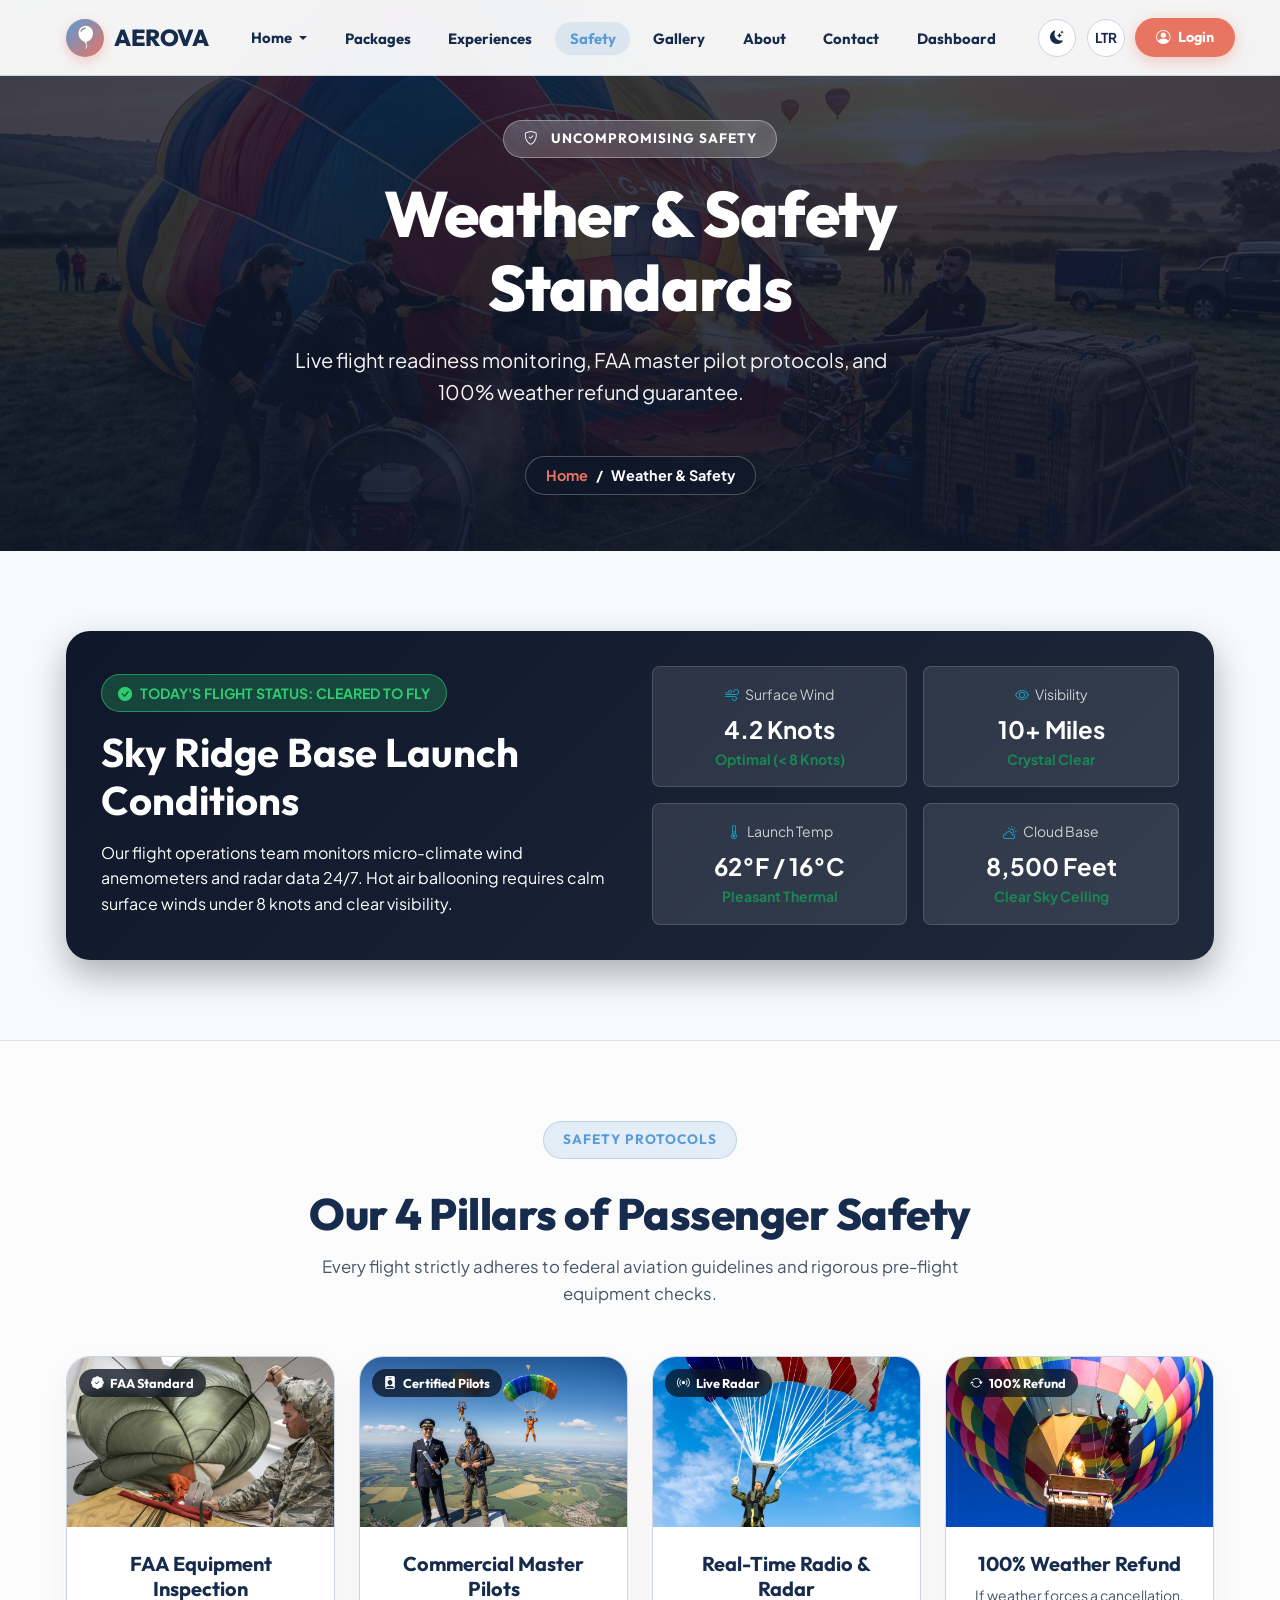
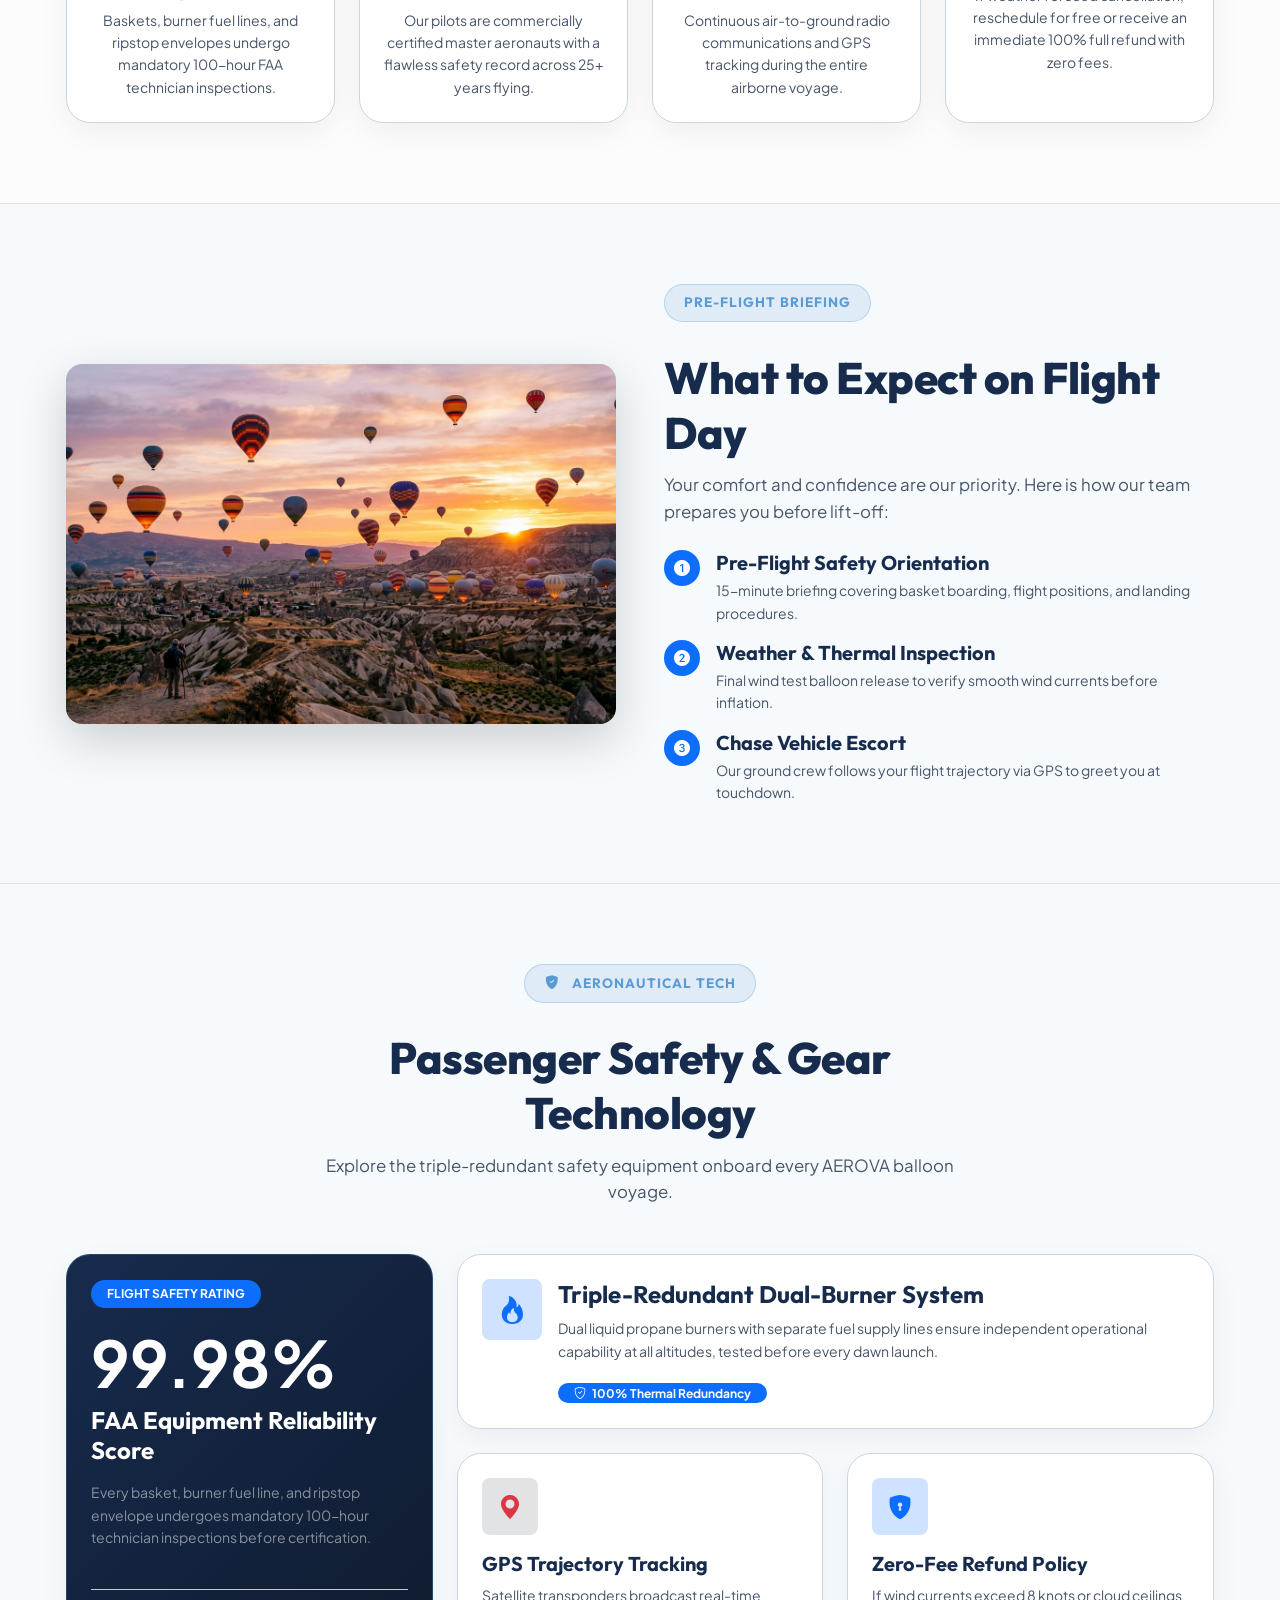
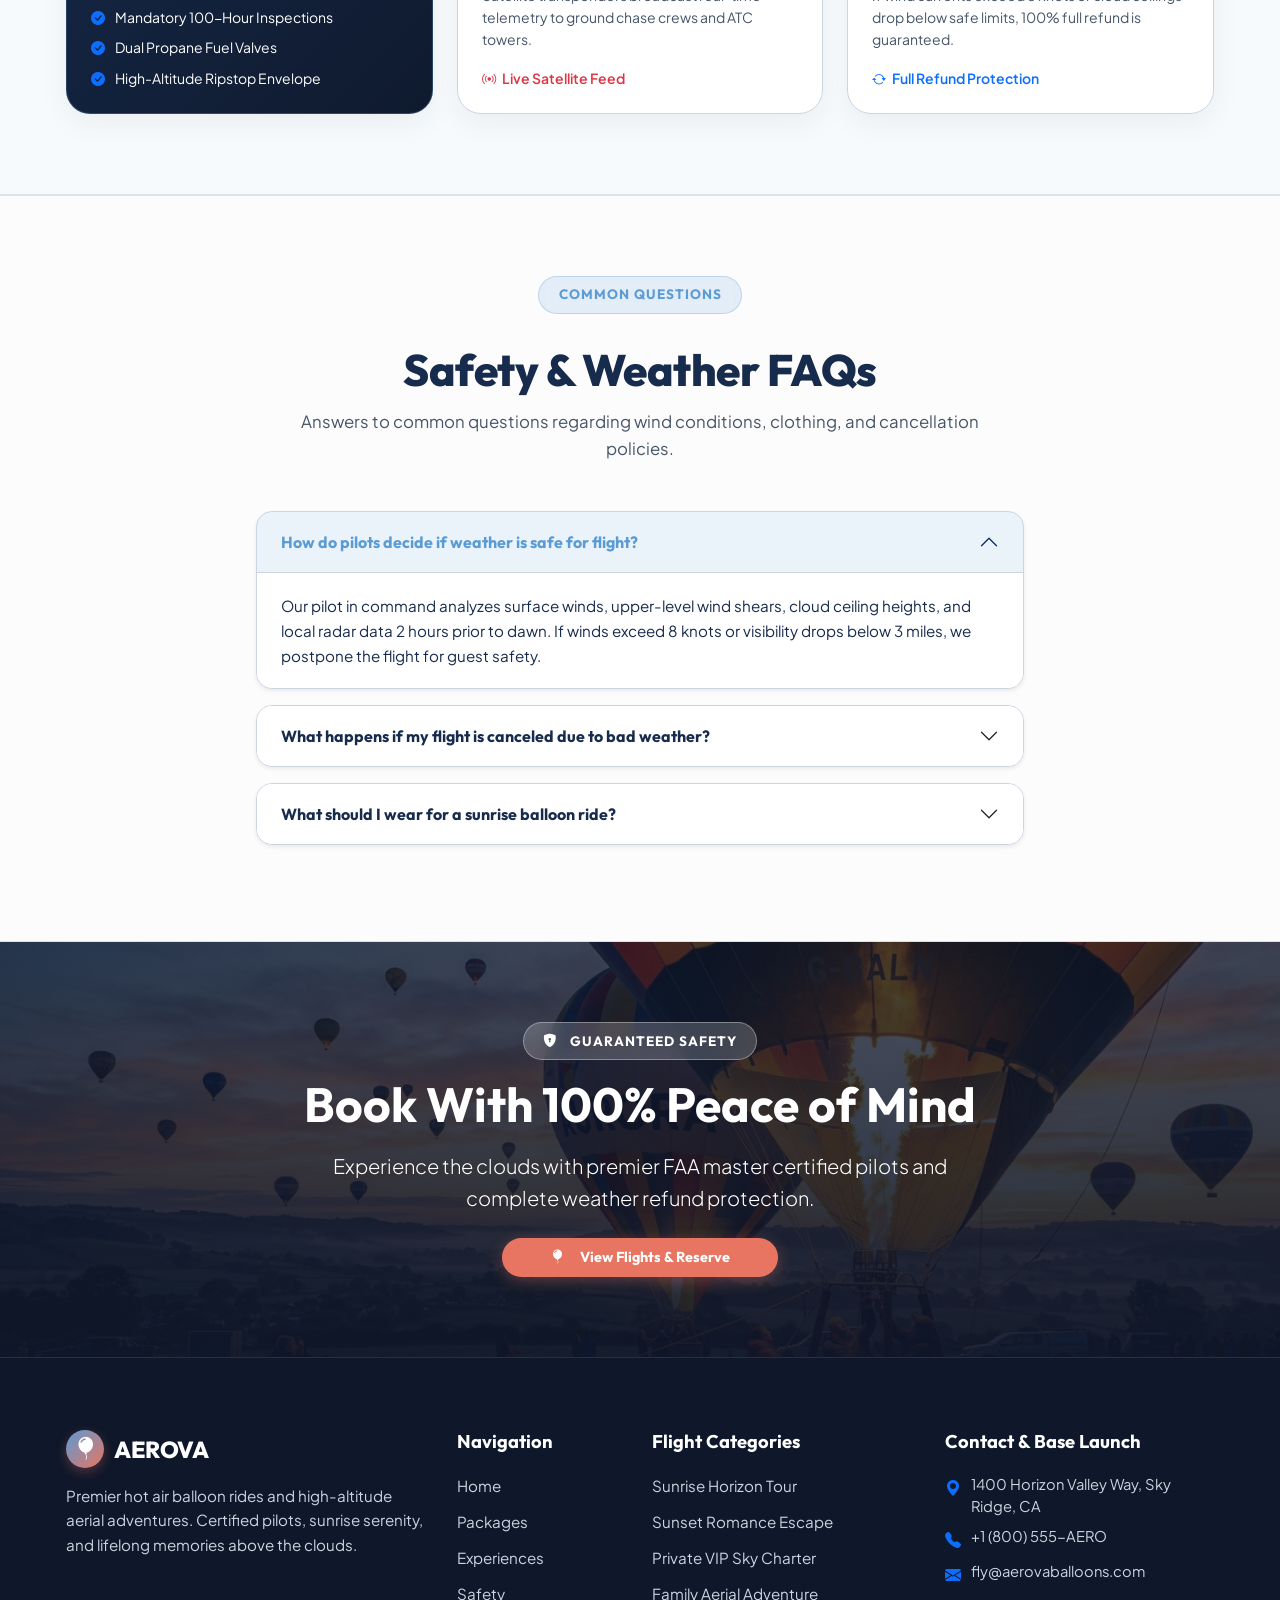
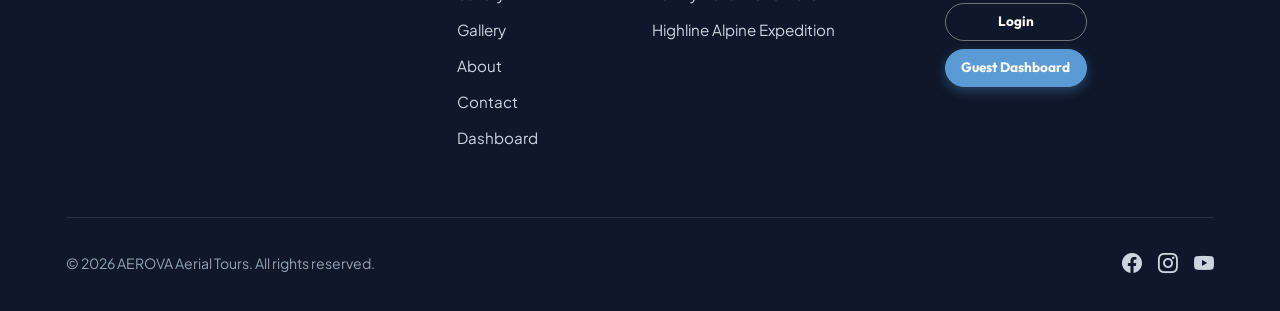
<file: weather.html>
<!DOCTYPE html>
<html lang="en" data-theme="light" dir="ltr">
<head>
  <meta charset="UTF-8">
  <meta name="viewport" content="width=device-width, initial-scale=1.0">
  <title>AEROVA - Weather & Safety Standards</title>
  <meta name="description" content="Learn about AEROVA's 100% safety record, live weather flight readiness, FAA pilot certifications, and weather refund guarantee.">

  <!-- Bootstrap 5 CSS -->
  <link href="https://cdn.jsdelivr.net/npm/bootstrap@5.3.2/dist/css/bootstrap.min.css" rel="stylesheet">
  <!-- Bootstrap Icons -->
  <link href="https://cdn.jsdelivr.net/npm/bootstrap-icons@1.11.1/font/bootstrap-icons.css" rel="stylesheet">
  <!-- Master Stylesheet -->
  <link rel="stylesheet" href="assets/css/style.css">
  <!-- Favicon / Browser Tab Logo -->
  <link rel="icon" href="data:image/svg+xml,<svg xmlns='http://www.w3.org/2000/svg' viewBox='0 0 100 100'><defs><linearGradient id='aerovaGrad' x1='0%25' y1='0%25' x2='100%25' y2='100%25'><stop offset='0%25' stop-color='%23E87561'/><stop offset='100%25' stop-color='%235B9BD5'/></linearGradient></defs><circle cx='50' cy='50' r='50' fill='url(%23aerovaGrad)'/><path d='M50 18 C35 18 26 29 26 42 C26 53 35 63 43 69 L43 75 L57 75 L57 69 C65 63 74 53 74 42 C74 29 65 18 50 18 Z' fill='%23ffffff'/><rect x='44' y='78' width='12' height='8' rx='2' fill='%23ffffff'/><line x1='44' y1='73' x2='45' y2='78' stroke='%23ffffff' stroke-width='1.5'/><line x1='56' y1='73' x2='55' y2='78' stroke='%23ffffff' stroke-width='1.5'/></svg>" type="image/svg+xml">
</head>
<body>

  <!-- PAGE PRELOADER -->
  <div id="page-preloader" class="aerova-preloader">
    <div class="preloader-inner">
      <div class="preloader-balloon-wrapper">
        <div class="preloader-ring"></div>
        <div class="preloader-balloon">
          <i class="bi bi-balloon-fill"></i>
        </div>
      </div>
      <div class="preloader-brand">AEROVA</div>
      <div class="preloader-subtext">Preparing Sky Horizon Experience...</div>
      <div class="preloader-bar">
        <div class="preloader-progress"></div>
      </div>
    </div>
  </div>

  <!-- HEADER -->
  <header class="aerova-header">
    <div class="container">
      <nav class="navbar navbar-expand-lg navbar-light p-0">
        <a class="aerova-brand navbar-brand" href="index.html">
          <div class="aerova-brand-icon">
            <i class="bi bi-balloon-fill"></i>
          </div>
          <span>AEROVA</span>
        </a>

        <button class="navbar-toggler collapsed border-0 shadow-none p-2" type="button" data-bs-target="#aerovaNavbar" aria-controls="aerovaNavbar" aria-expanded="false" aria-label="Toggle navigation">
          <span class="navbar-toggler-icon"></span>
        </button>

        <div class="collapse navbar-collapse" id="aerovaNavbar">
          <ul class="navbar-nav mx-auto mb-2 mb-lg-0 gap-lg-1">
            <li class="nav-item dropdown">
              <a class="aerova-nav-link dropdown-toggle" href="javascript:void(0)" id="homeDropdown" role="button" aria-expanded="false">
                Home
              </a>
              <ul class="dropdown-menu border-0 shadow-lg rounded-3" aria-labelledby="homeDropdown">
                <li><a class="dropdown-item py-2 fw-semibold" href="index.html"><i class="bi bi-house-door-fill text-primary me-2"></i> Home 1 (Cinematic)</a></li>
                <li><a class="dropdown-item py-2 fw-semibold" href="home-2.html"><i class="bi bi-balloon-fill text-secondary me-2"></i> Home 2 (Bento & Split)</a></li>
              </ul>
            </li>
            <li class="nav-item"><a class="aerova-nav-link" href="packages.html">Packages</a></li>
            <li class="nav-item"><a class="aerova-nav-link" href="experiences.html">Experiences</a></li>
            <li class="nav-item"><a class="aerova-nav-link active" href="weather.html">Safety</a></li>
            <li class="nav-item"><a class="aerova-nav-link" href="gallery.html">Gallery</a></li>
            <li class="nav-item"><a class="aerova-nav-link" href="about.html">About</a></li>
            <li class="nav-item"><a class="aerova-nav-link" href="contact.html">Contact</a></li>
            <li class="nav-item"><a class="aerova-nav-link" href="dashboard.html">Dashboard</a></li>
          </ul>

          <div class="header-actions">
            <button class="btn-icon-toggle js-theme-toggle" title="Toggle Theme" aria-label="Toggle Theme">
              <i class="bi bi-moon-stars-fill js-theme-icon"></i>
            </button>
            <button class="btn-icon-toggle js-rtl-toggle" title="Toggle RTL" aria-label="Toggle LTR/RTL">
              <span class="js-rtl-label">LTR</span>
            </button>
            <a href="login.html" class="btn-primary-coral">
              <i class="bi bi-person-circle"></i> Login
            </a>
          </div>
        </div>
      </nav>
    </div>
  </header>

  <main>
    <!-- UNIFORM HEIGHT INNER HERO -->
    <section class="hero-inner" style="background-image: url('assets/images/hero-about.jpg');">
      <div class="hero-overlay"></div>
      <div class="hero-inner-content">
        <span class="badge-eyebrow"><i class="bi bi-shield-check me-1"></i> UNCOMPROMISING SAFETY</span>
        <h1 class="hero-title">Weather & Safety Standards</h1>
        <p class="hero-subtitle">Live flight readiness monitoring, FAA master pilot protocols, and 100% weather refund guarantee.</p>
        <ul class="breadcrumb-custom">
          <li><a href="index.html">Home</a></li>
          <li>/</li>
          <li class="text-white">Weather & Safety</li>
        </ul>
      </div>
    </section>

    <!-- CONTENT SECTION 1: LIVE FLIGHT READINESS UI -->
    <section class="section-padding">
      <div class="container">
        <div class="weather-status-card">
          <div class="row align-items-center g-4">
            <div class="col-lg-6">
              <div class="weather-badge-success mb-3">
                <i class="bi bi-check-circle-fill"></i> TODAY'S FLIGHT STATUS: CLEARED TO FLY
              </div>
              <h2 class="display-6 fw-bold text-white mb-3">Sky Ridge Base Launch Conditions</h2>
              <p class="opacity-80 mb-0">
                Our flight operations team monitors micro-climate wind anemometers and radar data 24/7. Hot air ballooning requires calm surface winds under 8 knots and clear visibility.
              </p>
            </div>
            <div class="col-lg-6">
              <div class="row g-3">
                <div class="col-6">
                  <div class="weather-metric text-center">
                    <div class="small opacity-75 mb-1"><i class="bi bi-wind text-info me-1"></i> Surface Wind</div>
                    <div class="fw-bold fs-4 text-white">4.2 Knots</div>
                    <div class="small text-success fw-bold">Optimal (< 8 Knots)</div>
                  </div>
                </div>
                <div class="col-6">
                  <div class="weather-metric text-center">
                    <div class="small opacity-75 mb-1"><i class="bi bi-eye text-info me-1"></i> Visibility</div>
                    <div class="fw-bold fs-4 text-white">10+ Miles</div>
                    <div class="small text-success fw-bold">Crystal Clear</div>
                  </div>
                </div>
                <div class="col-6">
                  <div class="weather-metric text-center">
                    <div class="small opacity-75 mb-1"><i class="bi bi-thermometer-half text-info me-1"></i> Launch Temp</div>
                    <div class="fw-bold fs-4 text-white">62&deg;F / 16&deg;C</div>
                    <div class="small text-success fw-bold">Pleasant Thermal</div>
                  </div>
                </div>
                <div class="col-6">
                  <div class="weather-metric text-center">
                    <div class="small opacity-75 mb-1"><i class="bi bi-cloud-sun text-info me-1"></i> Cloud Base</div>
                    <div class="fw-bold fs-4 text-white">8,500 Feet</div>
                    <div class="small text-success fw-bold">Clear Sky Ceiling</div>
                  </div>
                </div>
              </div>
            </div>
          </div>
        </div>
      </div>
    </section>

    <!-- CONTENT SECTION 2: 4-POINT SAFETY INSPECTION CARDS -->
    <section class="section-padding bg-light-subtle border-top border-bottom">
      <div class="container">
        <div class="section-header text-center">
          <span class="badge-eyebrow badge-eyebrow-dark">SAFETY PROTOCOLS</span>
          <h2 class="section-title">Our 4 Pillars of Passenger Safety</h2>
          <p class="section-desc">Every flight strictly adheres to federal aviation guidelines and rigorous pre-flight equipment checks.</p>
        </div>

        <div class="row g-4">
          <!-- Pillar 1 -->
          <div class="col-lg-3 col-md-6">
            <div class="card-aerova h-100">
              <div class="card-img-wrapper" style="height: 170px;">
                <img src="assets/images/safety-faa-inspection.jpg" alt="FAA Inspection">
                <span class="card-badge-top"><i class="bi bi-patch-check-fill me-1"></i> FAA Standard</span>
              </div>
              <div class="card-body-aerova p-4 text-center">
                <h4 class="fw-bold fs-5 mb-2">FAA Equipment Inspection</h4>
                <p class="small text-muted mb-0">Baskets, burner fuel lines, and ripstop envelopes undergo mandatory 100-hour FAA technician inspections.</p>
              </div>
            </div>
          </div>

          <!-- Pillar 2 -->
          <div class="col-lg-3 col-md-6">
            <div class="card-aerova h-100">
              <div class="card-img-wrapper" style="height: 170px;">
                <img src="assets/images/safety-master-pilots.jpg" alt="Master Pilots">
                <span class="card-badge-top"><i class="bi bi-person-badge-fill me-1"></i> Certified Pilots</span>
              </div>
              <div class="card-body-aerova p-4 text-center">
                <h4 class="fw-bold fs-5 mb-2">Commercial Master Pilots</h4>
                <p class="small text-muted mb-0">Our pilots are commercially certified master aeronauts with a flawless safety record across 25+ years flying.</p>
              </div>
            </div>
          </div>

          <!-- Pillar 3 -->
          <div class="col-lg-3 col-md-6">
            <div class="card-aerova h-100">
              <div class="card-img-wrapper" style="height: 170px;">
                <img src="assets/images/safety-radio-radar.jpg" alt="Real-Time Radar">
                <span class="card-badge-top"><i class="bi bi-broadcast me-1"></i> Live Radar</span>
              </div>
              <div class="card-body-aerova p-4 text-center">
                <h4 class="fw-bold fs-5 mb-2">Real-Time Radio & Radar</h4>
                <p class="small text-muted mb-0">Continuous air-to-ground radio communications and GPS tracking during the entire airborne voyage.</p>
              </div>
            </div>
          </div>

          <!-- Pillar 4 -->
          <div class="col-lg-3 col-md-6">
            <div class="card-aerova h-100">
              <div class="card-img-wrapper" style="height: 170px;">
                <img src="assets/images/safety-weather-refund.jpg" alt="Weather Refund">
                <span class="card-badge-top"><i class="bi bi-arrow-repeat me-1"></i> 100% Refund</span>
              </div>
              <div class="card-body-aerova p-4 text-center">
                <h4 class="fw-bold fs-5 mb-2">100% Weather Refund</h4>
                <p class="small text-muted mb-0">If weather forces a cancellation, reschedule for free or receive an immediate 100% full refund with zero fees.</p>
              </div>
            </div>
          </div>
        </div>
      </div>
    </section>

    <!-- CONTENT SECTION 3: PILOT CREDENTIALS & EQUIPMENT ENGINEERING -->
    <section class="section-padding">
      <div class="container">
        <div class="row align-items-center g-5">
          <div class="col-lg-6">
            <div class="position-relative overflow-hidden rounded-4 shadow-lg" style="height: 360px;">
              <img src="assets/images/hero-gallery.jpg" alt="Pilot Briefing" class="w-100 h-100 object-fit-cover">
            </div>
          </div>
          <div class="col-lg-6">
            <span class="badge-eyebrow badge-eyebrow-dark">PRE-FLIGHT BRIEFING</span>
            <h2 class="section-title">What to Expect on Flight Day</h2>
            <p class="section-desc mb-4">
              Your comfort and confidence are our priority. Here is how our team prepares you before lift-off:
            </p>

            <div class="d-flex gap-3 mb-3">
              <div class="bg-primary text-white rounded-circle p-2 d-flex align-items-center justify-content-center flex-shrink-0" style="width: 36px; height: 36px;">
                <i class="bi bi-1-circle-fill"></i>
              </div>
              <div>
                <h5 class="fw-bold mb-1">Pre-Flight Safety Orientation</h5>
                <p class="small text-muted mb-0">15-minute briefing covering basket boarding, flight positions, and landing procedures.</p>
              </div>
            </div>

            <div class="d-flex gap-3 mb-3">
              <div class="bg-primary text-white rounded-circle p-2 d-flex align-items-center justify-content-center flex-shrink-0" style="width: 36px; height: 36px;">
                <i class="bi bi-2-circle-fill"></i>
              </div>
              <div>
                <h5 class="fw-bold mb-1">Weather & Thermal Inspection</h5>
                <p class="small text-muted mb-0">Final wind test balloon release to verify smooth wind currents before inflation.</p>
              </div>
            </div>

            <div class="d-flex gap-3">
              <div class="bg-primary text-white rounded-circle p-2 d-flex align-items-center justify-content-center flex-shrink-0" style="width: 36px; height: 36px;">
                <i class="bi bi-3-circle-fill"></i>
              </div>
              <div>
                <h5 class="fw-bold mb-1">Chase Vehicle Escort</h5>
                <p class="small text-muted mb-0">Our ground crew follows your flight trajectory via GPS to greet you at touchdown.</p>
              </div>
            </div>
          </div>
        </div>
      </div>
    </section>

    <!-- CONTENT SECTION 4: SPLIT BENTO AERONAUTICAL SAFETY MATRIX -->
    <section class="section-padding bg-watermark-section border-top border-bottom" style="background-image: url('assets/images/hero-weather.jpg');">
      <div class="bg-watermark-overlay"></div>
      <div class="container position-relative z-2">
        <div class="section-header text-center mb-5">
          <span class="badge-eyebrow badge-eyebrow-dark"><i class="bi bi-shield-fill-check me-1"></i> AERONAUTICAL TECH</span>
          <h2 class="section-title">Passenger Safety & Gear Technology</h2>
          <p class="section-desc">Explore the triple-redundant safety equipment onboard every AEROVA balloon voyage.</p>
        </div>

        <div class="row g-4 align-items-stretch">
          <!-- Left Highlight Card -->
          <div class="col-lg-4">
            <div class="card-aerova p-4 h-100 text-white d-flex flex-column justify-content-between position-relative overflow-hidden" style="background: linear-gradient(135deg, #172B4D, #0F1A2E); border: 1px solid rgba(91, 155, 213, 0.3);">
              <div>
                <span class="badge bg-primary text-white rounded-pill px-3 py-2 small mb-3">FLIGHT SAFETY RATING</span>
                <div class="display-3 fw-bold text-white mb-1">99.98%</div>
                <h4 class="fw-bold text-white mb-3">FAA Equipment Reliability Score</h4>
                <p class="small text-white-50 mb-4">
                  Every basket, burner fuel line, and ripstop envelope undergoes mandatory 100-hour technician inspections before certification.
                </p>
              </div>

              <div class="pt-3 border-top border-secondary-subtle">
                <div class="small text-white mb-2"><i class="bi bi-check-circle-fill text-primary me-2"></i> Mandatory 100-Hour Inspections</div>
                <div class="small text-white mb-2"><i class="bi bi-check-circle-fill text-primary me-2"></i> Dual Propane Fuel Valves</div>
                <div class="small text-white"><i class="bi bi-check-circle-fill text-primary me-2"></i> High-Altitude Ripstop Envelope</div>
              </div>
            </div>
          </div>

          <!-- Right Bento Grid -->
          <div class="col-lg-8">
            <div class="row g-4 h-100">
              <!-- Top Long Card -->
              <div class="col-12">
                <div class="card-aerova p-4 bg-surface h-100 d-flex flex-column justify-content-between">
                  <div class="d-flex align-items-start gap-3">
                    <div class="badge bg-primary-subtle text-primary p-3 rounded-3 fs-3">
                      <i class="bi bi-fire"></i>
                    </div>
                    <div>
                      <h4 class="fw-bold mb-2">Triple-Redundant Dual-Burner System</h4>
                      <p class="small text-muted mb-3">Dual liquid propane burners with separate fuel supply lines ensure independent operational capability at all altitudes, tested before every dawn launch.</p>
                      <span class="badge bg-primary text-white rounded-pill px-3 py-1"><i class="bi bi-shield-check me-1"></i> 100% Thermal Redundancy</span>
                    </div>
                  </div>
                </div>
              </div>

              <!-- Bottom Left Card -->
              <div class="col-md-6">
                <div class="card-aerova p-4 bg-surface h-100 d-flex flex-column justify-content-between">
                  <div>
                    <div class="badge bg-secondary-subtle text-danger p-3 rounded-3 fs-4 mb-3">
                      <i class="bi bi-geo-alt-fill"></i>
                    </div>
                    <h5 class="fw-bold mb-2">GPS Trajectory Tracking</h5>
                    <p class="small text-muted mb-3">Satellite transponders broadcast real-time telemetry to ground chase crews and ATC towers.</p>
                  </div>
                  <span class="small fw-semibold text-danger"><i class="bi bi-broadcast me-1"></i> Live Satellite Feed</span>
                </div>
              </div>

              <!-- Bottom Right Card -->
              <div class="col-md-6">
                <div class="card-aerova p-4 bg-surface h-100 d-flex flex-column justify-content-between">
                  <div>
                    <div class="badge bg-primary-subtle text-primary p-3 rounded-3 fs-4 mb-3">
                      <i class="bi bi-shield-lock-fill"></i>
                    </div>
                    <h5 class="fw-bold mb-2">Zero-Fee Refund Policy</h5>
                    <p class="small text-muted mb-3">If wind currents exceed 8 knots or cloud ceilings drop below safe limits, 100% full refund is guaranteed.</p>
                  </div>
                  <span class="small fw-semibold text-primary"><i class="bi bi-arrow-repeat me-1"></i> Full Refund Protection</span>
                </div>
              </div>
            </div>
          </div>
        </div>
      </div>
    </section>

    <!-- CONTENT SECTION 5: FLIGHT SAFETY & WEATHER FAQ ACCORDION -->
    <section class="section-padding bg-light-subtle border-top border-bottom">
      <div class="container" style="max-width: 800px;">
        <div class="section-header text-center">
          <span class="badge-eyebrow badge-eyebrow-dark">COMMON QUESTIONS</span>
          <h2 class="section-title">Safety & Weather FAQs</h2>
          <p class="section-desc">Answers to common questions regarding wind conditions, clothing, and cancellation policies.</p>
        </div>

        <div class="accordion accordion-custom" id="safetyFaqAccordion">
          <!-- Item 1 -->
          <div class="accordion-item mb-3 border rounded-3 overflow-hidden shadow-sm">
            <h2 class="accordion-header" id="faqHeadingOne">
              <button class="accordion-button fw-bold fs-6" type="button" data-bs-toggle="collapse" data-bs-target="#faqCollapseOne" aria-expanded="true" aria-controls="faqCollapseOne">
                How do pilots decide if weather is safe for flight?
              </button>
            </h2>
            <div id="faqCollapseOne" class="accordion-collapse collapse show" aria-labelledby="faqHeadingOne" data-bs-parent="#safetyFaqAccordion">
              <div class="accordion-body small">
                Our pilot in command analyzes surface winds, upper-level wind shears, cloud ceiling heights, and local radar data 2 hours prior to dawn. If winds exceed 8 knots or visibility drops below 3 miles, we postpone the flight for guest safety.
              </div>
            </div>
          </div>

          <!-- Item 2 -->
          <div class="accordion-item mb-3 border rounded-3 overflow-hidden shadow-sm">
            <h2 class="accordion-header" id="faqHeadingTwo">
              <button class="accordion-button collapsed fw-bold fs-6" type="button" data-bs-toggle="collapse" data-bs-target="#faqCollapseTwo" aria-expanded="false" aria-controls="faqCollapseTwo">
                What happens if my flight is canceled due to bad weather?
              </button>
            </h2>
            <div id="faqCollapseTwo" class="accordion-collapse collapse" aria-labelledby="faqHeadingTwo" data-bs-parent="#safetyFaqAccordion">
              <div class="accordion-body small">
                You receive an immediate notification via SMS/Email. You can easily reschedule for any future date of your choice via your Guest Dashboard, or request a 100% full refund credited back to your payment method instantly.
              </div>
            </div>
          </div>

          <!-- Item 3 -->
          <div class="accordion-item mb-3 border rounded-3 overflow-hidden shadow-sm">
            <h2 class="accordion-header" id="faqHeadingThree">
              <button class="accordion-button collapsed fw-bold fs-6" type="button" data-bs-toggle="collapse" data-bs-target="#faqCollapseThree" aria-expanded="false" aria-controls="faqCollapseThree">
                What should I wear for a sunrise balloon ride?
              </button>
            </h2>
            <div id="faqCollapseThree" class="accordion-collapse collapse" aria-labelledby="faqHeadingThree" data-bs-parent="#safetyFaqAccordion">
              <div class="accordion-body small">
                We recommend comfortable layers, closed-toe sturdy shoes (sneakers or hiking boots), and a light jacket or sweater. Temperatures aloft are similar to ground temperature because the balloon travels with the wind.
              </div>
            </div>
          </div>
        </div>
      </div>
    </section>

    <!-- CONTENT SECTION 6: FLY WITH TOTAL CONFIDENCE CTA -->
    <section class="section-padding text-white position-relative" style="background-image: url('assets/images/hero-contact.jpg'); background-size: cover; background-position: center;">
      <div class="hero-overlay"></div>
      <div class="container position-relative z-2 text-center" style="max-width: 720px;">
        <span class="badge-eyebrow mb-3"><i class="bi bi-shield-lock-fill me-1"></i> GUARANTEED SAFETY</span>
        <h2 class="display-5 fw-bold text-white mb-3">Book With 100% Peace of Mind</h2>
        <p class="lead opacity-90 mb-4">
          Experience the clouds with premier FAA master certified pilots and complete weather refund protection.
        </p>
        <a href="packages.html" class="btn-primary-coral btn-lg px-5">
          <i class="bi bi-balloon-fill me-2"></i> View Flights & Reserve
        </a>
      </div>
    </section>
  </main>

  <!-- FOOTER -->
  <footer class="aerova-footer">
    <div class="container">
      <div class="row g-4 mb-5">
        <div class="col-lg-4">
          <a class="aerova-brand text-white mb-3" href="index.html">
            <div class="aerova-brand-icon">
              <i class="bi bi-balloon-fill"></i>
            </div>
            <span>AEROVA</span>
          </a>
          <p class="footer-brand-desc">
            Premier hot air balloon rides and high-altitude aerial adventures. Certified pilots, sunrise serenity, and lifelong memories above the clouds.
          </p>
        </div>

        <div class="col-6 col-lg-2">
          <h5 class="footer-title">Navigation</h5>
          <ul class="footer-links">
            <li><a href="index.html">Home</a></li>
            <li><a href="packages.html">Packages</a></li>
            <li><a href="experiences.html">Experiences</a></li>
            <li><a href="weather.html">Safety</a></li>
            <li><a href="gallery.html">Gallery</a></li>
            <li><a href="about.html">About</a></li>
            <li><a href="contact.html">Contact</a></li>
            <li><a href="dashboard.html">Dashboard</a></li>
          </ul>
        </div>

        <div class="col-6 col-lg-3">
          <h5 class="footer-title">Flight Categories</h5>
          <ul class="footer-links">
            <li><a href="packages.html">Sunrise Horizon Tour</a></li>
            <li><a href="packages.html">Sunset Romance Escape</a></li>
            <li><a href="packages.html">Private VIP Sky Charter</a></li>
            <li><a href="packages.html">Family Aerial Adventure</a></li>
            <li><a href="packages.html">Highline Alpine Expedition</a></li>
          </ul>
        </div>

        <div class="col-lg-3">
          <h5 class="footer-title">Contact & Base Launch</h5>
          <p class="small footer-contact-item mb-2"><i class="bi bi-geo-alt-fill text-primary"></i> <span>1400 Horizon Valley Way, Sky Ridge, CA</span></p>
          <p class="small footer-contact-item mb-2"><i class="bi bi-telephone-fill text-primary"></i> <span>+1 (800) 555-AERO</span></p>
          <p class="small footer-contact-item mb-3"><i class="bi bi-envelope-fill text-primary"></i> <span>fly@aerovaballoons.com</span></p>
          <div class="d-flex flex-wrap align-items-center gap-2 mt-3">
            <a href="login.html" class="btn-footer-login">Login</a>
            <a href="dashboard.html" class="btn-footer-dashboard">Guest Dashboard</a>
          </div>
        </div>
      </div>

      <div class="footer-bottom d-flex flex-column flex-sm-row justify-content-between align-items-center gap-3">
        <div>&copy; 2026 AEROVA Aerial Tours. All rights reserved.</div>
        <div class="d-flex gap-3">
          <a href="#" aria-label="Facebook"><i class="bi bi-facebook fs-5"></i></a>
          <a href="#" aria-label="Instagram"><i class="bi bi-instagram fs-5"></i></a>
          <a href="#" aria-label="YouTube"><i class="bi bi-youtube fs-5"></i></a>
        </div>
      </div>
    </div>
  </footer>

  <button class="back-to-top js-back-to-top" title="Back to top" aria-label="Back to top">
    <i class="bi bi-arrow-up-short fs-3"></i>
  </button>

  <script src="https://cdn.jsdelivr.net/npm/bootstrap@5.3.2/dist/js/bootstrap.bundle.min.js"></script>
  <script src="assets/js/main.js"></script>
</body>
</html>
</file>
<file: assets/css/style.css>
/* ==========================================================================
   AEROVA - HOT AIR BALLOON RIDE & AERIAL TOUR COMPANY
   Design Token & Master Stylesheet: "Sky Horizon" Theme
   High Contrast & Accessibility Optimized (Light & Dark Modes)
   ========================================================================== */

/* --------------------------------------------------------------------------
   1. Google Fonts & CSS Custom Properties (Design Tokens)
   -------------------------------------------------------------------------- */
@import url('https://fonts.googleapis.com/css2?family=Outfit:wght@300;400;500;600;700;800&family=Plus+Jakarta+Sans:wght@400;500;600;700;800&display=swap');

:root {
  /* Brand Palette - Sky Horizon */
  --primary: #5B9BD5;          /* Sky Blue */
  --primary-hover: #3B7BB5;
  --secondary: #E87561;        /* Sunrise Coral */
  --secondary-hover: #C65440;
  --dark: #172B4D;             /* Deep Navy */
  --bg-main: #F7FAFC;          /* Cloud White */
  --surface: #FFFFFF;
  --warm-accent: #E8D7B5;      /* Warm Sand */
  --muted-text: #475569;       /* Dark slate for high contrast in light mode */
  --border-color: #CBD5E1;
  --card-shadow: 0 10px 30px rgba(23, 43, 77, 0.08);
  --card-shadow-hover: 0 20px 40px rgba(23, 43, 77, 0.15);

  /* Typography */
  --font-heading: 'Outfit', sans-serif;
  --font-body: 'Plus Jakarta Sans', sans-serif;

  /* Spacing & Borders */
  --radius-sm: 8px;
  --radius-md: 16px;
  --radius-lg: 24px;
  --radius-pill: 9999px;

  /* Transitions */
  --transition-fast: 0.2s ease;
  --transition-normal: 0.3s cubic-bezier(0.16, 1, 0.3, 1);
}

/* Dark Mode Tokens */
[data-theme="dark"] {
  --bg-main: #0B1320;
  --surface: #152238;
  --dark: #F8FAFC;             /* Pure bright text */
  --muted-text: #94A3B8;       /* High-contrast slate in dark mode */
  --border-color: #2D3748;
  --card-shadow: 0 10px 30px rgba(0, 0, 0, 0.4);
  --card-shadow-hover: 0 20px 40px rgba(0, 0, 0, 0.6);
  --warm-accent: #2A364F;
}

/* --------------------------------------------------------------------------
   2. Base Reset & High-Contrast Typography
   -------------------------------------------------------------------------- */
* {
  box-sizing: border-box;
  margin: 0;
  padding: 0;
}

html {
  scroll-behavior: smooth;
  font-size: 16px;
}

body {
  font-family: var(--font-body);
  background-color: var(--bg-main);
  color: var(--dark);
  line-height: 1.6;
  overflow-x: hidden;
  transition: background-color var(--transition-normal), color var(--transition-normal);
}

h1, h2, h3, h4, h5, h6 {
  font-family: var(--font-heading);
  color: var(--dark);
  font-weight: 700;
  line-height: 1.25;
}

a {
  text-decoration: none;
  color: inherit;
  transition: color var(--transition-fast);
}

img {
  max-width: 100%;
  height: auto;
  display: block;
}

/* Override utility text-muted to ensure high contrast in BOTH themes */
.text-muted {
  color: var(--muted-text) !important;
}

[data-theme="dark"] .bg-light-subtle {
  background-color: #111C2E !important;
  border-color: #1E293B !important;
}

[data-theme="dark"] .bg-white {
  background-color: #152238 !important;
  color: #F8FAFC !important;
}

[data-theme="dark"] .text-dark {
  color: #F8FAFC !important;
}

/* --------------------------------------------------------------------------
   3. RTL Direction Adjustments
   -------------------------------------------------------------------------- */
[dir="rtl"] {
  direction: rtl;
  text-align: right;
}

[dir="rtl"] .ms-auto { margin-right: auto !important; margin-left: 0 !important; }
[dir="rtl"] .me-auto { margin-left: auto !important; margin-right: 0 !important; }
[dir="rtl"] .text-end { text-align: left !important; }
[dir="rtl"] .text-start { text-align: right !important; }

/* --------------------------------------------------------------------------
   4. Header & Navigation Bar
   -------------------------------------------------------------------------- */
.aerova-header {
  position: fixed;
  top: 0;
  left: 0;
  right: 0;
  z-index: 1050;
  background-color: rgba(255, 255, 255, 0.94);
  backdrop-filter: blur(14px);
  -webkit-backdrop-filter: blur(14px);
  border-bottom: 1px solid var(--border-color);
  transition: all var(--transition-normal);
  padding: 0.85rem 0;
}

[data-theme="dark"] .aerova-header {
  background-color: rgba(21, 34, 56, 0.95);
}

.aerova-header .container {
  display: flex;
  align-items: center;
  justify-content: space-between;
}

.aerova-header .navbar {
  width: 100%;
  display: flex;
  align-items: center;
  justify-content: space-between;
}

.aerova-brand {
  display: flex;
  align-items: center;
  gap: 0.65rem;
  font-family: var(--font-heading);
  font-size: 1.45rem;
  font-weight: 800;
  color: var(--dark);
  letter-spacing: -0.5px;
  text-decoration: none;
  flex-shrink: 0;
}

.aerova-brand-icon {
  width: 38px;
  height: 38px;
  background: linear-gradient(135deg, var(--primary) 0%, var(--secondary) 100%);
  border-radius: 50%;
  display: flex;
  align-items: center;
  justify-content: center;
  color: #fff;
  box-shadow: 0 4px 12px rgba(232, 117, 97, 0.3);
}

.aerova-nav-link {
  font-family: var(--font-heading);
  font-weight: 700;
  font-size: 0.92rem;
  color: var(--dark);
  padding: 0.45rem 0.85rem;
  border-radius: var(--radius-pill);
  transition: all var(--transition-fast);
  text-decoration: none;
  white-space: nowrap;
}

.aerova-nav-link:hover,
.aerova-nav-link.active {
  color: var(--primary);
  background-color: rgba(91, 155, 213, 0.15);
}

.aerova-header .navbar-toggler {
  border: 1.5px solid var(--border-color);
  border-radius: var(--radius-sm);
  padding: 0.45rem 0.65rem;
  background-color: var(--surface);
  color: var(--dark);
  box-shadow: none !important;
  outline: none !important;
  cursor: pointer;
  align-items: center;
  justify-content: center;
}

.aerova-header .navbar-toggler:focus {
  box-shadow: 0 0 0 3px rgba(91, 155, 213, 0.25) !important;
}

.aerova-header .navbar-toggler-icon {
  background-image: url("data:image/svg+xml,%3csvg xmlns='http://www.w3.org/2000/svg' viewBox='0 0 30 30'%3e%3cpath stroke='%23172B4D' stroke-linecap='round' stroke-miterlimit='10' stroke-width='2.5' d='M4 7h22M4 15h22M4 23h22'/%3e%3c/svg%3e");
  transition: background-image 0.25s ease;
}

[data-theme="dark"] .aerova-header .navbar-toggler-icon {
  background-image: url("data:image/svg+xml,%3csvg xmlns='http://www.w3.org/2000/svg' viewBox='0 0 30 30'%3e%3cpath stroke='%23F8FAFC' stroke-linecap='round' stroke-miterlimit='10' stroke-width='2.5' d='M4 7h22M4 15h22M4 23h22'/%3e%3c/svg%3e");
}

/* Swapping Hamburger to Close (X) Icon ONLY when mobile menu is actually open */
.aerova-header .navbar-toggler[aria-expanded="true"] .navbar-toggler-icon,
.aerova-header .navbar-toggler.is-active .navbar-toggler-icon {
  background-image: url("data:image/svg+xml,%3csvg xmlns='http://www.w3.org/2000/svg' viewBox='0 0 30 30'%3e%3cpath stroke='%23172B4D' stroke-linecap='round' stroke-miterlimit='10' stroke-width='2.5' d='M6 6L24 24M24 6L6 24'/%3e%3c/svg%3e") !important;
}

[data-theme="dark"] .aerova-header .navbar-toggler[aria-expanded="true"] .navbar-toggler-icon,
[data-theme="dark"] .aerova-header .navbar-toggler.is-active .navbar-toggler-icon {
  background-image: url("data:image/svg+xml,%3csvg xmlns='http://www.w3.org/2000/svg' viewBox='0 0 30 30'%3e%3cpath stroke='%23F8FAFC' stroke-linecap='round' stroke-miterlimit='10' stroke-width='2.5' d='M6 6L24 24M24 6L6 24'/%3e%3c/svg%3e") !important;
}

/* Desktop Navbar Layout (992px, 1024px, 1280px, 1440px+) */
@media (min-width: 992px) {
  .aerova-header .navbar-toggler {
    display: none !important;
  }

  .aerova-header .container {
    display: flex !important;
    align-items: center !important;
    justify-content: space-between !important;
    width: 100% !important;
  }

  .aerova-header .navbar {
    display: flex !important;
    align-items: center !important;
    justify-content: space-between !important;
    width: 100% !important;
    max-width: 100% !important;
    margin: 0 !important;
  }

  .aerova-brand {
    margin-right: 1.5rem !important;
    flex-shrink: 0;
  }

  .aerova-header .navbar-collapse {
    display: flex !important;
    align-items: center !important;
    justify-content: space-between !important;
    flex-grow: 1 !important;
    position: static !important;
    background: transparent !important;
    box-shadow: none !important;
    border: none !important;
    padding: 0 !important;
    margin: 0 !important;
  }
  
  .aerova-header .navbar-nav {
    display: flex !important;
    flex-direction: row !important;
    align-items: center !important;
    justify-content: center !important;
    gap: 0.5rem !important;
    margin: 0 auto !important;
  }

  .aerova-nav-link {
    padding: 0.45rem 0.85rem;
    font-size: 0.92rem;
  }

  .header-actions {
    display: flex !important;
    align-items: center !important;
    gap: 0.65rem !important;
    margin: 0 !important;
    margin-left: 1.5rem !important;
    padding-left: 0 !important;
    padding-right: 0 !important;
    border-left: none !important;
    border-right: none !important;
    flex-shrink: 0;
  }
}

[dir="rtl"] @media (min-width: 992px) {
  .aerova-brand {
    margin-right: 0 !important;
    margin-left: 1.5rem !important;
  }
  .header-actions {
    margin-left: 0 !important;
    margin-right: 1.5rem !important;
  }
}

@media (min-width: 992px) and (max-width: 1199.98px) {
  .aerova-brand {
    font-size: 1.25rem;
    margin-right: 0.85rem !important;
  }

  .aerova-brand-icon {
    width: 32px;
    height: 32px;
  }

  .aerova-header .navbar-nav {
    gap: 0.25rem !important;
  }

  .aerova-nav-link {
    padding: 0.35rem 0.5rem;
    font-size: 0.82rem;
  }

  .header-actions {
    gap: 0.4rem !important;
    margin-left: 0.85rem !important;
  }

  .btn-primary-coral {
    padding: 0.35rem 0.85rem;
    font-size: 0.82rem;
  }

  .btn-icon-toggle {
    width: 32px;
    height: 32px;
    font-size: 0.78rem;
  }
}

@media (min-width: 1200px) {
  .aerova-brand {
    font-size: 1.45rem;
    margin-right: 1.75rem !important;
  }

  .aerova-header .navbar-nav {
    gap: 0.55rem !important;
  }

  .aerova-nav-link {
    padding: 0.45rem 0.9rem;
    font-size: 0.93rem;
  }

  .header-actions {
    gap: 0.65rem !important;
    margin-left: 1.75rem !important;
  }
}

/* Mobile & Tablet Collapsed Drawer (< 992px) */
@media (max-width: 991.98px) {
  .aerova-header .container {
    display: flex;
    align-items: center;
    justify-content: space-between;
  }

  .aerova-header .navbar {
    width: 100% !important;
    display: flex;
    align-items: center;
    justify-content: space-between;
  }

  .aerova-header .navbar-toggler {
    display: inline-flex !important;
  }

  .aerova-header .navbar-collapse {
    position: absolute;
    top: calc(100% + 10px);
    left: 1rem;
    right: 1rem;
    background-color: var(--surface);
    border: 1px solid var(--border-color);
    border-radius: var(--radius-md);
    box-shadow: 0 15px 35px rgba(0, 0, 0, 0.15);
    padding: 1.25rem;
    max-height: 85vh;
    overflow-y: auto;
    -webkit-overflow-scrolling: touch;
    overscroll-behavior: contain;
    touch-action: pan-y;
    z-index: 1060;
    opacity: 0;
    visibility: hidden;
    transform: translateY(-12px) scale(0.98);
    transition: opacity 0.28s cubic-bezier(0.16, 1, 0.3, 1), transform 0.28s cubic-bezier(0.16, 1, 0.3, 1), visibility 0.28s ease;
    display: block !important;
    pointer-events: none;
  }

  .aerova-header .navbar-collapse.show {
    opacity: 1 !important;
    visibility: visible !important;
    transform: translateY(0) scale(1) !important;
    pointer-events: auto !important;
  }

  /* Prevent background page scrolling when mobile menu drawer is open */
  html.mobile-menu-open,
  body.mobile-menu-open {
    overflow: hidden !important;
    height: 100% !important;
    touch-action: none !important;
  }

  .aerova-header .navbar-nav {
    display: flex;
    flex-direction: column;
    gap: 0.35rem;
    margin-bottom: 1.25rem !important;
  }

  .aerova-nav-link {
    display: block;
    width: 100%;
    padding: 0.65rem 1rem;
    font-size: 1rem;
    border-radius: var(--radius-sm);
  }

  .aerova-header .header-actions {
    display: flex;
    align-items: center;
    justify-content: space-between;
    gap: 0.75rem;
    padding-top: 1rem;
    border-top: 1px solid var(--border-color);
    width: 100%;
  }

  .aerova-header .header-actions .btn-primary-coral {
    flex-grow: 1;
    justify-content: center;
  }
}

/* Navbar Dropdown Enhancements (Desktop & Mobile) */
.aerova-header .dropdown-toggle {
  display: inline-flex;
  align-items: center;
  justify-content: space-between;
}

.aerova-header .dropdown-toggle::after {
  display: inline-block;
  margin-left: 0.45rem;
  vertical-align: 0.12em;
  content: "";
  border-top: 0.32em solid;
  border-right: 0.32em solid transparent;
  border-bottom: 0;
  border-left: 0.32em solid transparent;
  transition: transform var(--transition-fast);
}

.aerova-header .dropdown-toggle[aria-expanded="true"]::after,
.aerova-header .dropdown-toggle.show::after {
  transform: rotate(180deg);
}

.aerova-header .navbar-nav .dropdown-menu {
  background-color: var(--surface);
  border: 1px solid var(--border-color);
  box-shadow: var(--card-shadow);
  padding: 0.5rem;
  border-radius: var(--radius-md);
}

.aerova-header .navbar-nav .dropdown-item {
  color: var(--dark);
  font-family: var(--font-heading);
  font-weight: 600;
  font-size: 0.9rem;
  padding: 0.55rem 0.85rem;
  border-radius: var(--radius-sm);
  transition: all var(--transition-fast);
  display: flex;
  align-items: center;
}

.aerova-header .navbar-nav .dropdown-item:hover,
.aerova-header .navbar-nav .dropdown-item.active {
  background-color: rgba(91, 155, 213, 0.12);
  color: var(--primary);
}

[data-theme="dark"] .aerova-header .navbar-nav .dropdown-item:hover,
[data-theme="dark"] .aerova-header .navbar-nav .dropdown-item.active {
  background-color: rgba(91, 155, 213, 0.22);
  color: #fff;
}

/* Desktop Dropdown Positioning & Hover/Click Animation */
@media (min-width: 992px) {
  .aerova-header .nav-item.dropdown {
    position: relative;
  }

  .aerova-header .navbar-nav .dropdown-menu {
    position: absolute;
    top: calc(100% + 6px);
    left: 0;
    min-width: 225px;
    display: block !important;
    opacity: 0;
    visibility: hidden;
    transform: translateY(8px);
    transition: opacity 0.22s ease, transform 0.22s ease, visibility 0.22s ease;
    pointer-events: none;
    z-index: 1070;
  }

  .aerova-header .navbar-nav .dropdown-menu.show,
  .aerova-header .nav-item.dropdown:hover .dropdown-menu {
    opacity: 1 !important;
    visibility: visible !important;
    transform: translateY(0) !important;
    pointer-events: auto !important;
  }
}

/* Mobile Dropdown Nested Accordion Styling */
@media (max-width: 991.98px) {
  .aerova-header .nav-item.dropdown {
    width: 100%;
  }

  .aerova-header .navbar-nav .dropdown-menu {
    position: static !important;
    float: none !important;
    width: 100% !important;
    margin-top: 0.45rem !important;
    margin-bottom: 0.45rem !important;
    background-color: rgba(91, 155, 213, 0.08) !important;
    border: 1px solid rgba(91, 155, 213, 0.2) !important;
    box-shadow: none !important;
    padding: 0.4rem 0.5rem !important;
    border-radius: var(--radius-sm) !important;
    display: none;
    opacity: 0;
    transform: translateY(-4px);
    transition: opacity 0.2s ease, transform 0.2s ease;
  }

  [data-theme="dark"] .aerova-header .navbar-nav .dropdown-menu {
    background-color: rgba(255, 255, 255, 0.06) !important;
    border-color: rgba(255, 255, 255, 0.12) !important;
  }

  .aerova-header .navbar-nav .dropdown-menu.show {
    display: block !important;
    opacity: 1 !important;
    transform: translateY(0) !important;
  }

  .aerova-header .navbar-nav .dropdown-item {
    padding: 0.6rem 0.85rem;
    font-size: 0.92rem;
    border-radius: var(--radius-sm);
  }
}

/* --------------------------------------------------------------------------
   4b. Subtle Section Background Watermark (Reference Image Inspired)
   -------------------------------------------------------------------------- */
.bg-watermark-section {
  position: relative;
  background-size: cover;
  background-position: center;
  background-attachment: fixed;
  isolation: isolate;
}

.bg-watermark-overlay {
  position: absolute;
  inset: 0;
  background: rgba(247, 250, 252, 0.90);
  backdrop-filter: blur(6px);
  -webkit-backdrop-filter: blur(6px);
  z-index: -1;
}

[data-theme="dark"] .bg-watermark-overlay {
  background: rgba(11, 19, 32, 0.92);
}

/* Control Buttons (Theme, RTL, Dashboard, Login) */
.header-actions {
  display: flex;
  align-items: center;
  gap: 0.65rem;
  flex-shrink: 0;
}

.btn-icon-toggle {
  width: 38px;
  height: 38px;
  border-radius: 50%;
  border: 1.5px solid var(--border-color);
  background: var(--surface);
  color: var(--dark);
  display: inline-flex;
  align-items: center;
  justify-content: center;
  cursor: pointer;
  font-weight: 700;
  font-size: 0.85rem;
  transition: all var(--transition-fast);
}

.btn-icon-toggle:hover {
  background: var(--primary);
  color: #ffffff;
  border-color: var(--primary);
}

.btn-secondary-action {
  background-color: transparent;
  border: 2px solid var(--primary);
  color: var(--primary) !important;
  font-family: var(--font-heading);
  font-weight: 700;
  font-size: 0.9rem;
  padding: 0.5rem 1.3rem;
  border-radius: var(--radius-pill);
  transition: all var(--transition-fast);
  display: inline-flex;
  align-items: center;
  justify-content: center;
  text-decoration: none;
}

.btn-secondary-action:hover {
  background-color: var(--primary);
  color: #ffffff !important;
  transform: translateY(-2px);
  box-shadow: 0 4px 15px rgba(91, 155, 213, 0.35);
}

[data-theme="dark"] .btn-secondary-action {
  border-color: var(--primary);
  color: #7cb5ec !important;
  background-color: rgba(91, 155, 213, 0.08);
}

[data-theme="dark"] .btn-secondary-action:hover {
  background-color: var(--primary);
  color: #ffffff !important;
}

.btn-primary-coral {
  background-color: var(--secondary);
  border: none;
  color: #ffffff !important;
  font-family: var(--font-heading);
  font-weight: 700;
  font-size: 0.9rem;
  padding: 0.5rem 1.3rem;
  border-radius: var(--radius-pill);
  box-shadow: 0 4px 15px rgba(232, 117, 97, 0.35);
  transition: all var(--transition-fast);
  display: inline-flex;
  align-items: center;
  gap: 0.5rem;
}

.btn-primary-coral:hover {
  background-color: var(--secondary-hover);
  color: #ffffff !important;
  transform: translateY(-2px);
  box-shadow: 0 6px 20px rgba(232, 117, 97, 0.45);
}

.btn-primary-sky {
  background-color: var(--primary);
  border: none;
  color: #ffffff !important;
  font-family: var(--font-heading);
  font-weight: 700;
  font-size: 0.9rem;
  padding: 0.5rem 1.3rem;
  border-radius: var(--radius-pill);
  box-shadow: 0 4px 15px rgba(91, 155, 213, 0.35);
  transition: all var(--transition-fast);
  display: inline-flex;
  align-items: center;
  gap: 0.5rem;
}

.btn-primary-sky:hover {
  background-color: var(--primary-hover);
  color: #ffffff !important;
  transform: translateY(-2px);
  box-shadow: 0 6px 20px rgba(91, 155, 213, 0.45);
}

.filter-btn-aerova {
  font-family: var(--font-heading);
  font-weight: 700;
  font-size: 0.95rem;
  padding: 0.65rem 1.6rem;
  border-radius: var(--radius-pill);
  transition: all var(--transition-fast);
  border: 2px solid var(--dark) !important;
  background-color: var(--surface) !important;
  color: var(--dark) !important;
  cursor: pointer;
  display: inline-flex;
  align-items: center;
  justify-content: center;
  box-shadow: 0 4px 10px rgba(0, 0, 0, 0.05);
}

.filter-btn-aerova:hover {
  background-color: var(--primary) !important;
  color: #ffffff !important;
  border-color: var(--primary) !important;
  transform: translateY(-2px);
  box-shadow: 0 6px 15px rgba(91, 155, 213, 0.35);
}

.filter-btn-aerova.active {
  background-color: var(--dark) !important;
  color: #ffffff !important;
  border-color: var(--dark) !important;
  box-shadow: 0 6px 20px rgba(23, 43, 77, 0.35);
}

[data-theme="dark"] .filter-btn-aerova {
  border-color: rgba(255, 255, 255, 0.3) !important;
  background-color: var(--surface) !important;
  color: #ffffff !important;
}

[data-theme="dark"] .filter-btn-aerova.active {
  background-color: var(--primary) !important;
  color: #ffffff !important;
  border-color: var(--primary) !important;
  box-shadow: 0 6px 20px rgba(91, 155, 213, 0.5);
}

/* --------------------------------------------------------------------------
   5. Hero Sections (Home & Inner Pages)
   -------------------------------------------------------------------------- */
.hero-home {
  position: relative;
  min-height: 90vh;
  padding-top: 7.5rem;
  padding-bottom: 5rem;
  display: flex;
  align-items: center;
  background-size: cover;
  background-position: center;
  background-repeat: no-repeat;
  color: #ffffff;
}

.hero-overlay {
  position: absolute;
  inset: 0;
  background: linear-gradient(180deg, rgba(15, 23, 42, 0.75) 0%, rgba(15, 23, 42, 0.92) 100%);
  z-index: 1;
}

.hero-content {
  position: relative;
  z-index: 2;
}

.badge-eyebrow {
  display: inline-flex;
  align-items: center;
  gap: 0.5rem;
  padding: 0.45rem 1.2rem;
  border-radius: var(--radius-pill);
  background: rgba(255, 255, 255, 0.2);
  backdrop-filter: blur(8px);
  color: #ffffff;
  font-family: var(--font-heading);
  font-weight: 700;
  font-size: 0.85rem;
  text-transform: uppercase;
  letter-spacing: 1px;
  margin-bottom: 1.2rem;
  border: 1px solid rgba(255, 255, 255, 0.35);
}

.badge-eyebrow-dark {
  background: rgba(91, 155, 213, 0.15);
  color: var(--primary);
  border: 1px solid rgba(91, 155, 213, 0.3);
}

.hero-title {
  font-size: clamp(2.5rem, 5vw, 4.2rem);
  font-weight: 800;
  letter-spacing: -1px;
  color: #ffffff;
  line-height: 1.15;
  margin-bottom: 1.2rem;
}

.hero-subtitle {
  font-size: clamp(1.05rem, 2vw, 1.25rem);
  color: rgba(255, 255, 255, 0.95);
  max-width: 620px;
  margin-bottom: 2rem;
  font-weight: 400;
}

/* Uniform Height Hero for ALL Inner Pages */
.hero-inner {
  position: relative;
  min-height: 420px;
  padding-top: 7.5rem;
  padding-bottom: 3.5rem;
  display: flex;
  align-items: center;
  justify-content: center;
  background-size: cover;
  background-position: center;
  color: #ffffff;
  text-align: center;
}

.hero-inner-content {
  position: relative;
  z-index: 2;
  max-width: 750px;
  margin: 0 auto;
  padding: 0 1rem;
}

.breadcrumb-custom {
  display: inline-flex;
  align-items: center;
  justify-content: center;
  gap: 0.5rem;
  font-size: 0.9rem;
  font-weight: 700;
  color: #ffffff !important;
  list-style: none;
  padding: 0.45rem 1.25rem;
  margin: 1rem auto 0 auto;
  background: rgba(15, 23, 42, 0.75);
  border-radius: var(--radius-pill);
  border: 1px solid rgba(255, 255, 255, 0.25);
  backdrop-filter: blur(10px);
  box-shadow: 0 4px 15px rgba(0, 0, 0, 0.2);
}

.breadcrumb-custom a {
  color: var(--secondary) !important;
  text-decoration: none;
}

.breadcrumb-custom a:hover {
  color: #ffffff !important;
}

.breadcrumb-custom li {
  color: #ffffff !important;
}

/* --------------------------------------------------------------------------
   6. General Section Layouts & Components
   -------------------------------------------------------------------------- */
.section-padding {
  padding: 5rem 0;
}

.section-header {
  margin-bottom: 3rem;
}

.section-header.text-center {
  max-width: 680px;
  margin-left: auto;
  margin-right: auto;
}

.section-title {
  font-size: clamp(1.8rem, 3.5vw, 2.75rem);
  font-weight: 800;
  letter-spacing: -0.5px;
  margin-top: 0.5rem;
  margin-bottom: 0.8rem;
}

.section-desc {
  color: var(--muted-text);
  font-size: 1.05rem;
  margin-bottom: 0;
}

/* --------------------------------------------------------------------------
   7. Modern Card System (Visual-First, Non-Square, High Contrast)
   -------------------------------------------------------------------------- */
.card-aerova {
  background-color: var(--surface);
  border-radius: var(--radius-md);
  border: 1px solid var(--border-color);
  overflow: hidden;
  box-shadow: var(--card-shadow);
  transition: transform var(--transition-normal), box-shadow var(--transition-normal);
  display: flex;
  flex-direction: column;
  height: 100%;
}

.card-aerova:hover {
  transform: translateY(-8px);
  box-shadow: var(--card-shadow-hover);
}

.card-img-wrapper {
  position: relative;
  width: 100%;
  height: 240px;
  overflow: hidden;
}

.card-img-wrapper img {
  width: 100%;
  height: 100%;
  object-fit: cover;
  transition: transform 0.5s ease;
}

.card-aerova:hover .card-img-wrapper img {
  transform: scale(1.08);
}

.card-badge-top {
  position: absolute;
  top: 1rem;
  left: 1rem;
  background: rgba(15, 23, 42, 0.85);
  backdrop-filter: blur(8px);
  color: #ffffff;
  font-family: var(--font-heading);
  font-size: 0.78rem;
  font-weight: 700;
  padding: 0.35rem 0.85rem;
  border-radius: var(--radius-pill);
  z-index: 2;
}

[dir="rtl"] .card-badge-top {
  left: auto;
  right: 1rem;
}

.card-price-tag {
  position: absolute;
  bottom: 1rem;
  right: 1rem;
  background: var(--secondary);
  color: #ffffff !important;
  font-family: var(--font-heading);
  font-weight: 800;
  font-size: 1.1rem;
  padding: 0.35rem 0.9rem;
  border-radius: var(--radius-pill);
  box-shadow: 0 4px 10px rgba(0, 0, 0, 0.3);
  z-index: 2;
}

[dir="rtl"] .card-price-tag {
  right: auto;
  left: 1rem;
}

.card-body-aerova {
  padding: 1.5rem;
  display: flex;
  flex-direction: column;
  flex-grow: 1;
}

.card-title-aerova {
  font-size: 1.35rem;
  font-weight: 700;
  margin-bottom: 0.5rem;
  color: var(--dark);
}

.card-meta-list {
  display: flex;
  flex-wrap: wrap;
  gap: 1rem;
  margin-bottom: 1rem;
  font-size: 0.88rem;
  color: var(--muted-text);
  font-weight: 600;
}

.card-meta-item {
  display: inline-flex;
  align-items: center;
  gap: 0.35rem;
}

.card-meta-item i {
  color: var(--primary);
}

.card-desc-aerova {
  color: var(--muted-text);
  font-size: 0.95rem;
  margin-bottom: 1.25rem;
  flex-grow: 1;
}

.card-footer-aerova {
  margin-top: auto;
  padding-top: 0.85rem;
  border-top: 1px solid var(--border-color);
  display: flex;
  align-items: center;
  justify-content: space-between;
  gap: 0.5rem;
}

.card-footer-aerova span,
.card-footer-aerova small {
  font-size: 0.84rem;
  font-weight: 600;
  display: inline-flex;
  align-items: center;
}

.card-footer-aerova .btn-primary-coral,
.card-footer-aerova .btn-primary-sky {
  padding: 0.38rem 0.95rem;
  font-size: 0.82rem;
  white-space: nowrap;
  flex-shrink: 0;
}

/* Horizontal Editorial Card - Compact & Balanced */
.card-horizontal-aerova {
  display: flex;
  flex-direction: row;
  background: var(--surface);
  border-radius: var(--radius-md);
  border: 1px solid var(--border-color);
  overflow: hidden;
  box-shadow: var(--card-shadow);
  transition: transform var(--transition-normal), box-shadow var(--transition-normal);
  height: 100%;
}

.card-horizontal-aerova:hover {
  transform: translateY(-4px);
  box-shadow: var(--card-shadow-hover);
}

.card-horizontal-img {
  width: 30%;
  min-height: 180px;
  max-height: 200px;
  position: relative;
  flex-shrink: 0;
  overflow: hidden;
}

.card-horizontal-img img {
  width: 100%;
  height: 100%;
  object-fit: cover;
  transition: transform 0.5s ease;
}

.card-horizontal-aerova:hover .card-horizontal-img img {
  transform: scale(1.05);
}

.card-horizontal-content {
  width: 70%;
  padding: 1.25rem 1.6rem;
  display: flex;
  flex-direction: column;
  justify-content: space-between;
}

.card-horizontal-content h3 {
  font-size: 1.2rem;
  font-weight: 700;
  margin-bottom: 0.35rem;
  color: var(--dark);
}

.card-horizontal-content p {
  font-size: 0.88rem;
  line-height: 1.5;
  color: var(--muted-text);
  margin-bottom: 0.65rem;
}

.card-horizontal-action {
  display: flex;
  align-items: center;
  justify-content: space-between;
  margin-top: auto;
  padding-top: 0.4rem;
  border-top: 1px solid var(--border-color);
}

@media (max-width: 991.98px) {
  .card-horizontal-aerova {
    flex-direction: column;
  }
  .card-horizontal-img, .card-horizontal-content {
    width: 100%;
  }
  .card-horizontal-img {
    height: 180px;
    min-height: 180px;
    max-height: 180px;
  }
  .card-horizontal-content {
    padding: 1.25rem;
  }
}

/* Symmetric Bento Box Layout */
.bento-grid {
  display: grid;
  grid-template-columns: repeat(12, 1fr);
  gap: 1.5rem;
}

.bento-card-large {
  grid-column: span 6;
}

.bento-card-small {
  grid-column: span 6;
}

.bento-card-tall {
  grid-column: span 6;
}

@media (max-width: 991.98px) {
  .bento-card-large, .bento-card-small, .bento-card-tall {
    grid-column: span 12;
  }
}

/* Overlay Image Card - Straight & Aligned */
.card-overlay-aerova {
  position: relative;
  border-radius: var(--radius-md);
  overflow: hidden;
  height: 290px;
  box-shadow: var(--card-shadow);
  transition: transform var(--transition-normal), box-shadow var(--transition-normal);
}

.card-overlay-aerova:hover {
  transform: translateY(-4px);
  box-shadow: var(--card-shadow-hover);
}

.card-overlay-aerova img {
  width: 100%;
  height: 100%;
  object-fit: cover;
  transition: transform 0.5s ease;
}

.card-overlay-aerova:hover img {
  transform: scale(1.05);
}

.card-overlay-content {
  position: absolute;
  inset: 0;
  background: linear-gradient(180deg, rgba(15, 23, 42, 0.15) 0%, rgba(15, 23, 42, 0.92) 100%);
  padding: 1.6rem 1.8rem;
  display: flex;
  flex-direction: column;
  justify-content: flex-end;
  align-items: flex-start;
  color: #ffffff;
}

.card-overlay-content .badge {
  font-size: 0.76rem;
  letter-spacing: 0.3px;
  display: inline-flex;
  align-items: center;
  margin-bottom: 0.5rem;
}

.card-overlay-content h3 {
  font-size: 1.35rem;
  font-weight: 700;
  margin-bottom: 0.4rem;
  line-height: 1.25;
}

.card-overlay-content p {
  font-size: 0.88rem;
  line-height: 1.45;
  color: rgba(255, 255, 255, 0.85);
  margin-bottom: 1rem;
  display: -webkit-box;
  -webkit-line-clamp: 2;
  -webkit-box-orient: vertical;
  overflow: hidden;
  min-height: 38px;
}

/* --------------------------------------------------------------------------
   8. Stats & Spec Indicators
   -------------------------------------------------------------------------- */
.stat-box {
  background: var(--surface);
  border-radius: var(--radius-md);
  border: 1px solid var(--border-color);
  padding: 1.25rem 0.85rem;
  text-align: center;
  box-shadow: var(--card-shadow);
  height: 100%;
}

.stat-number {
  font-family: var(--font-heading);
  font-size: 1.95rem;
  font-weight: 800;
  color: var(--primary);
  line-height: 1.15;
  margin-bottom: 0.35rem;
  word-break: normal;
}

.stat-label {
  font-size: 0.85rem;
  color: var(--muted-text);
  font-weight: 700;
  line-height: 1.3;
}

@media (max-width: 575.98px) {
  .stat-box {
    padding: 0.85rem 0.5rem;
  }
  .stat-number {
    font-size: 1.35rem !important;
  }
  .stat-label {
    font-size: 0.78rem !important;
  }
}

/* --------------------------------------------------------------------------
   9. Weather & Safety UI Components
   -------------------------------------------------------------------------- */
.weather-status-card {
  background: linear-gradient(135deg, #0F172A 0%, #1E293B 100%);
  border-radius: var(--radius-lg);
  padding: 2.2rem;
  color: #ffffff;
  box-shadow: 0 15px 35px rgba(0, 0, 0, 0.3);
}

.weather-badge-success {
  display: inline-flex;
  align-items: center;
  gap: 0.5rem;
  background: rgba(46, 204, 113, 0.25);
  border: 1px solid rgba(46, 204, 113, 0.6);
  color: #2ECC71;
  font-weight: 700;
  padding: 0.4rem 1rem;
  border-radius: var(--radius-pill);
  font-size: 0.88rem;
}

.weather-metric {
  background: rgba(255, 255, 255, 0.1);
  border-radius: var(--radius-sm);
  padding: 1rem 0.65rem;
  border: 1px solid rgba(255, 255, 255, 0.15);
  height: 100%;
}

@media (max-width: 575.98px) {
  .weather-metric {
    padding: 0.75rem 0.4rem;
  }
  .weather-metric .fs-4 {
    font-size: 1.15rem !important;
  }
}

/* --------------------------------------------------------------------------
   9b. Guest Flight Journey Timeline
   -------------------------------------------------------------------------- */
.timeline-step-card {
  background: var(--surface);
  border: 1px solid var(--border-color);
  border-radius: var(--radius-md);
  padding: 2rem 1.5rem;
  position: relative;
  box-shadow: var(--card-shadow);
  height: 100%;
  transition: transform var(--transition-normal);
}

.timeline-step-card:hover {
  transform: translateY(-5px);
}

.timeline-step-badge {
  width: 46px;
  height: 46px;
  border-radius: 50%;
  background: linear-gradient(135deg, var(--primary) 0%, var(--secondary) 100%);
  color: #ffffff !important;
  font-family: var(--font-heading);
  font-weight: 800;
  font-size: 1.15rem;
  display: flex;
  align-items: center;
  justify-content: center;
  margin-bottom: 1.2rem;
  box-shadow: 0 4px 14px rgba(91, 155, 213, 0.35);
}

/* --------------------------------------------------------------------------
   9c. Guest Testimonials & Reviews Styling - Compact & Clean (Zero Excess Space)
   -------------------------------------------------------------------------- */
.testimonial-card-aerova {
  background: var(--surface);
  border: 1px solid var(--border-color);
  border-radius: var(--radius-md);
  padding: 1.35rem 1.35rem 1.15rem;
  box-shadow: var(--card-shadow);
  height: 100%;
  display: flex;
  flex-direction: column;
  transition: transform var(--transition-normal), box-shadow var(--transition-normal);
}

.testimonial-card-aerova:hover {
  transform: translateY(-5px);
  box-shadow: var(--card-shadow-hover);
}

.testimonial-rating {
  display: flex;
  align-items: center;
  gap: 0.25rem;
  color: #F59E0B;
  font-size: 0.92rem;
  margin-bottom: 0.65rem;
}

.testimonial-quote {
  font-size: 0.92rem;
  line-height: 1.55;
  color: var(--muted-text);
  margin-bottom: 0.75rem;
}

.testimonial-author-wrapper {
  display: flex;
  align-items: center;
  gap: 0.75rem;
  margin-top: auto;
  padding-top: 0.75rem;
  border-top: 1px solid var(--border-color);
}

.testimonial-author-avatar {
  width: 44px;
  height: 44px;
  border-radius: 50%;
  object-fit: cover;
  border: 2px solid var(--primary);
  flex-shrink: 0;
}

.testimonial-author-info {
  flex: 1;
  min-width: 0;
  display: flex;
  flex-direction: column;
  justify-content: center;
}

.testimonial-author-name {
  font-family: var(--font-heading);
  font-weight: 700;
  font-size: 0.92rem;
  color: var(--dark);
  margin: 0 0 0.15rem 0;
  line-height: 1.2;
  white-space: nowrap;
  overflow: hidden;
  text-overflow: ellipsis;
}

.testimonial-author-meta {
  display: flex;
  align-items: center;
  gap: 0.45rem;
  font-size: 0.76rem;
  line-height: 1.2;
  white-space: nowrap;
  overflow: hidden;
}

.testimonial-flight-tag {
  color: var(--muted-text);
  font-weight: 500;
  white-space: nowrap;
  overflow: hidden;
  text-overflow: ellipsis;
}

.testimonial-verified-badge {
  display: inline-flex;
  align-items: center;
  gap: 0.2rem;
  font-size: 0.7rem;
  font-weight: 600;
  color: #10B981;
  background: rgba(16, 185, 129, 0.12);
  padding: 0.12rem 0.4rem;
  border-radius: 9999px;
  white-space: nowrap;
  flex-shrink: 0;
}

[data-theme="dark"] .testimonial-verified-badge {
  background: rgba(16, 185, 129, 0.2);
  color: #34D399;
}

@media (max-width: 575.98px) {
  .testimonial-card-aerova {
    padding: 1.4rem 1.2rem;
    min-height: auto;
  }
  .testimonial-quote {
    min-height: auto;
  }
}

/* --------------------------------------------------------------------------
   10. Customer Dashboard Styling
   -------------------------------------------------------------------------- */
.dashboard-wrapper {
  display: flex;
  min-height: 100vh;
  padding-top: 70px;
}

.dashboard-sidebar {
  width: 270px;
  background: var(--surface);
  border-right: 1px solid var(--border-color);
  padding: 1.8rem 1rem;
  flex-shrink: 0;
  transition: all var(--transition-normal);
}

[dir="rtl"] .dashboard-sidebar {
  border-right: none;
  border-left: 1px solid var(--border-color);
}

.dashboard-nav-item {
  display: flex;
  align-items: center;
  gap: 0.8rem;
  padding: 0.75rem 1rem;
  border-radius: var(--radius-sm);
  font-weight: 600;
  color: var(--muted-text);
  margin-bottom: 0.35rem;
  transition: all var(--transition-fast);
}

.dashboard-nav-item:hover,
.dashboard-nav-item.active {
  background: rgba(91, 155, 213, 0.15);
  color: var(--primary);
}

.dashboard-main {
  flex-grow: 1;
  padding: 2.2rem;
  background: var(--bg-main);
}

@media (max-width: 991px) {
  .dashboard-wrapper {
    flex-direction: column;
  }
  .dashboard-sidebar {
    width: 100%;
    border-right: none;
    border-bottom: 1px solid var(--border-color);
  }
}

/* --------------------------------------------------------------------------
   11. Authentication Styling (Login / Register - Defined in Master System)
   -------------------------------------------------------------------------- */

/* --------------------------------------------------------------------------
   12. Footer (Always High-Contrast Deep Navy Background & Crisp Text)
   -------------------------------------------------------------------------- */
.aerova-footer {
  background-color: #0F172A !important;
  color: #F8FAFC !important;
  padding: 4.5rem 0 2rem 0;
  border-top: 1px solid rgba(255, 255, 255, 0.1);
}

.aerova-footer p,
.aerova-footer .text-muted,
.aerova-footer .footer-brand-desc {
  color: #CBD5E1 !important;
  font-size: 0.95rem;
}

.aerova-footer .footer-contact-item {
  display: flex;
  align-items: flex-start;
  gap: 0.65rem;
  color: #CBD5E1 !important;
  font-size: 0.92rem;
  line-height: 1.5;
}

.aerova-footer .footer-contact-item i {
  flex-shrink: 0;
  margin-top: 0.18rem;
  font-size: 1rem;
  margin-right: 0 !important;
}

.aerova-footer .footer-contact-item span {
  flex: 1;
}

.aerova-footer .footer-title {
  color: #FFFFFF !important;
  font-size: 1.15rem;
  font-weight: 700;
  margin-bottom: 1.25rem;
}

.aerova-footer .footer-links {
  list-style: none;
  padding: 0;
  margin: 0;
}

.aerova-footer .footer-links li {
  margin-bottom: 0.65rem;
}

.aerova-footer .footer-links a {
  color: #CBD5E1 !important;
  font-size: 0.95rem;
  transition: color var(--transition-fast);
}

.aerova-footer .footer-links a:hover {
  color: var(--secondary) !important;
}

.aerova-footer .footer-bottom {
  margin-top: 3.5rem;
  padding-top: 1.8rem;
  border-top: 1px solid rgba(255, 255, 255, 0.1);
  font-size: 0.88rem;
  color: #94A3B8 !important;
}

.aerova-footer .footer-bottom a {
  color: #CBD5E1 !important;
}

.aerova-footer .footer-bottom a:hover {
  color: var(--secondary) !important;
}

/* Footer Action Buttons (Matching Equal-Width Pill System) */
.btn-footer-login,
.btn-footer-dashboard {
  font-family: var(--font-heading);
  font-weight: 700;
  font-size: 0.85rem;
  padding: 0.45rem 1rem;
  border-radius: var(--radius-pill);
  transition: all var(--transition-fast);
  display: inline-flex;
  align-items: center;
  justify-content: center;
  text-align: center;
  text-decoration: none;
  white-space: nowrap;
  width: 142px;
  min-width: 142px;
}

.btn-footer-login {
  background: transparent;
  border: 1.5px solid rgba(255, 255, 255, 0.4);
  color: #ffffff !important;
}

.btn-footer-login:hover {
  background: rgba(255, 255, 255, 0.15);
  border-color: #ffffff;
  color: #ffffff !important;
  transform: translateY(-2px);
}

.btn-footer-dashboard {
  background: var(--primary);
  border: 1.5px solid var(--primary);
  color: #ffffff !important;
  box-shadow: 0 4px 12px rgba(91, 155, 213, 0.35);
}

.btn-footer-dashboard:hover {
  background: var(--primary-hover);
  border-color: var(--primary-hover);
  color: #ffffff !important;
  transform: translateY(-2px);
  box-shadow: 0 6px 16px rgba(91, 155, 213, 0.45);
}

/* Back to top button */
.back-to-top {
  position: fixed;
  bottom: 2rem;
  right: 2rem;
  width: 44px;
  height: 44px;
  border-radius: 50%;
  background: var(--primary);
  color: #ffffff;
  display: flex;
  align-items: center;
  justify-content: center;
  box-shadow: 0 4px 15px rgba(0, 0, 0, 0.3);
  cursor: pointer;
  opacity: 0;
  visibility: hidden;
  transition: all var(--transition-normal);
  z-index: 999;
  border: none;
}

.back-to-top.show {
  opacity: 1;
  visibility: visible;
}

.back-to-top:hover {
  background: var(--secondary);
  transform: translateY(-3px);
}

[dir="rtl"] .back-to-top {
  right: auto;
  left: 2rem;
}

/* --------------------------------------------------------------------------
   13. Connected 5-Step Process Flow (Reference Image 2 Inspired)
   -------------------------------------------------------------------------- */
.process-flow-container {
  display: flex;
  flex-wrap: nowrap;
  gap: 1.25rem;
  align-items: stretch;
  justify-content: center;
}

@media (max-width: 991px) {
  .process-flow-container {
    flex-wrap: wrap;
  }
}

.process-step-item {
  flex: 1;
  min-width: 190px;
  display: flex;
  flex-direction: column;
  position: relative;
}

.process-step-header {
  border-radius: var(--radius-md) var(--radius-md) 0 0;
  border: 3.5px solid currentColor;
  padding: 1.25rem 0.8rem;
  text-align: center;
  background: var(--surface);
  position: relative;
  z-index: 2;
}

.process-step-header h4 {
  font-family: var(--font-heading);
  font-weight: 800;
  font-size: 1.15rem;
  letter-spacing: 1px;
  margin: 0;
  color: var(--dark);
}

/* Connected Right Arrow indicator */
.process-step-arrow {
  position: absolute;
  top: 50%;
  right: -1.2rem;
  transform: translateY(-50%);
  width: 2.2rem;
  height: 2.2rem;
  border-radius: 50%;
  background: currentColor;
  color: #ffffff !important;
  display: flex;
  align-items: center;
  justify-content: center;
  z-index: 3;
  font-size: 1.1rem;
  box-shadow: 0 4px 10px rgba(0, 0, 0, 0.25);
}

[dir="rtl"] .process-step-arrow {
  right: auto;
  left: -1.2rem;
  transform: translateY(-50%) rotate(180deg);
}

@media (max-width: 991px) {
  .process-step-arrow {
    display: none;
  }
}

.process-step-body {
  border-radius: 0 0 var(--radius-md) var(--radius-md);
  padding: 1.8rem 1rem;
  color: #ffffff !important;
  flex-grow: 1;
  display: flex;
  flex-direction: column;
  justify-content: space-between;
  text-align: center;
}

.process-step-body p {
  font-size: 0.9rem;
  margin-bottom: 1.25rem;
  opacity: 0.95;
  font-weight: 500;
  color: #ffffff !important;
}

.process-step-icon {
  font-size: 2.2rem;
  color: #ffffff !important;
}

/* Theme Color Variants for the 5 Steps */
.step-theme-navy {
  color: #172B4D;
}
.step-theme-navy .process-step-body {
  background: #172B4D;
}

.step-theme-primary {
  color: #5B9BD5;
}
.step-theme-primary .process-step-body {
  background: #5B9BD5;
}

.step-theme-coral {
  color: #E87561;
}
.step-theme-coral .process-step-body {
  background: #E87561;
}

.step-theme-blue {
  color: #203A63;
}
.step-theme-blue .process-step-body {
  background: #203A63;
}

.step-theme-gold {
  color: #D4A359;
}
.step-theme-gold .process-step-body {
  background: #D4A359;
}

/* --------------------------------------------------------------------------
   14. Theme-Colored Sine-Wave Curved Process Flow (Image 2 Reference)
   -------------------------------------------------------------------------- */
/* --------------------------------------------------------------------------
   14. Theme-Colored Sine-Wave Curved Process Flow (Image 2 Reference)
   -------------------------------------------------------------------------- */
.curved-flow-section {
  position: relative;
  overflow: hidden;
  padding: 5rem 0;
}

.curved-flow-wrapper {
  position: relative;
  max-width: 1200px;
  margin: 0 auto;
}

.curved-flow-wave-svg {
  position: absolute;
  top: 50%;
  left: 0;
  width: 100%;
  height: 240px;
  transform: translateY(-50%);
  z-index: 1;
  pointer-events: none;
}

.curved-flow-grid {
  display: flex;
  justify-content: space-between;
  align-items: stretch;
  position: relative;
  z-index: 2;
  margin: 0 auto;
}

.curved-flow-item {
  flex: 1;
  display: flex;
  flex-direction: column;
  align-items: center;
  text-align: center;
  position: relative;
  z-index: 2;
  padding: 0 0.5rem;
}

.curved-flow-item.odd-item {
  justify-content: flex-start;
}

.curved-flow-item.even-item {
  justify-content: flex-end;
}

.curved-node-wrapper {
  position: relative;
  width: 120px;
  height: 120px;
  display: flex;
  align-items: center;
  justify-content: center;
  margin: 1.25rem 0;
}

/* Semi-circular Overline / Arc Ribbon Curve matching Image 2 */
.curved-node-arc-top {
  position: absolute;
  top: -16px;
  width: 140px;
  height: 70px;
  border: 7px solid var(--primary-color);
  border-bottom: 0;
  border-radius: 140px 140px 0 0;
  z-index: 2;
  box-shadow: 0 -4px 12px rgba(0, 0, 0, 0.06);
}

.curved-node-arc-bottom {
  position: absolute;
  bottom: -16px;
  width: 140px;
  height: 70px;
  border: 7px solid var(--secondary-color);
  border-top: 0;
  border-radius: 0 0 140px 140px;
  z-index: 2;
  box-shadow: 0 4px 12px rgba(0, 0, 0, 0.06);
}

.curved-node-circle {
  width: 95px;
  height: 95px;
  border-radius: 50%;
  display: flex;
  align-items: center;
  justify-content: center;
  box-shadow: 0 10px 25px rgba(0, 0, 0, 0.15);
  position: relative;
  z-index: 4;
  transition: transform var(--transition-normal);
}

.curved-node-circle .inner-icon-box {
  width: 65px;
  height: 65px;
  border-radius: 50%;
  background: var(--surface);
  display: flex;
  align-items: center;
  justify-content: center;
  box-shadow: inset 0 2px 6px rgba(0, 0, 0, 0.12);
}

.curved-flow-item:hover .curved-node-circle {
  transform: scale(1.1);
}

.curved-node-primary {
  background: var(--primary-color);
  color: var(--primary-color);
}

.curved-node-secondary {
  background: var(--secondary-color);
  color: var(--secondary-color);
}

.curved-node-navy {
  background: var(--dark);
  color: var(--dark);
}

.curved-step-tag {
  font-family: var(--font-heading);
  font-size: 0.85rem;
  font-weight: 700;
  color: var(--text-muted);
  letter-spacing: 1px;
}

.curved-step-title {
  font-family: var(--font-heading);
  font-size: 1.08rem;
  font-weight: 800;
  color: var(--dark);
  margin: 0.4rem 0 0.2rem 0;
}

.curved-step-desc {
  font-size: 0.83rem;
  color: var(--text-muted);
  line-height: 1.4;
  margin: 0;
  max-width: 210px;
}

@media (max-width: 991px) {
  .curved-flow-grid {
    flex-direction: column;
    gap: 3rem;
  }
  .curved-flow-wave-svg {
    display: none;
  }
}

/* --------------------------------------------------------------------------
   15. Modern 5-Step Journey Cards (Clean Executive Grid)
   -------------------------------------------------------------------------- */
.journey-step-card-aerova {
  background: var(--surface);
  border: 1px solid var(--border-color);
  border-radius: var(--radius-lg);
  padding: 2.2rem 1.25rem 1.75rem 1.25rem;
  height: 100%;
  display: flex;
  flex-direction: column;
  align-items: center;
  text-align: center;
  position: relative;
  overflow: hidden;
  box-shadow: var(--card-shadow);
  transition: all var(--transition-normal);
}

.journey-step-card-aerova::before {
  content: '';
  position: absolute;
  top: 0;
  left: 0;
  right: 0;
  height: 4px;
  background: var(--primary-color);
  transition: height var(--transition-fast);
}

.journey-step-card-aerova.card-accent-secondary::before {
  background: var(--secondary-color);
}

.journey-step-card-aerova.card-accent-navy::before {
  background: var(--dark);
}

.journey-step-card-aerova:hover {
  transform: translateY(-8px);
  box-shadow: 0 15px 35px rgba(23, 43, 77, 0.12);
}

.journey-step-card-aerova:hover::before {
  height: 6px;
}

.journey-step-pill {
  font-family: var(--font-heading);
  font-size: 0.75rem;
  font-weight: 800;
  letter-spacing: 1.5px;
  padding: 0.35rem 0.85rem;
  border-radius: 50px;
  background: rgba(91, 155, 213, 0.12);
  color: var(--primary-color);
  margin-bottom: 1.25rem;
  text-transform: uppercase;
}

.journey-step-pill.pill-coral {
  background: rgba(232, 117, 97, 0.12);
  color: var(--secondary-color);
}

.journey-step-pill.pill-navy {
  background: rgba(23, 43, 77, 0.12);
  color: var(--dark);
}

.journey-step-icon-wrap {
  width: 72px;
  height: 72px;
  border-radius: 50%;
  display: flex;
  align-items: center;
  justify-content: center;
  font-size: 1.85rem;
  margin-bottom: 1.25rem;
  position: relative;
  box-shadow: 0 8px 20px rgba(0, 0, 0, 0.08);
}

.journey-step-icon-primary {
  background: linear-gradient(135deg, rgba(91, 155, 213, 0.15), rgba(91, 155, 213, 0.3));
  color: var(--primary-color);
  border: 2px solid var(--primary-color);
}

.journey-step-icon-secondary {
  background: linear-gradient(135deg, rgba(232, 117, 97, 0.15), rgba(232, 117, 97, 0.3));
  color: var(--secondary-color);
  border: 2px solid var(--secondary-color);
}

.journey-step-icon-navy {
  background: linear-gradient(135deg, rgba(23, 43, 77, 0.15), rgba(23, 43, 77, 0.3));
  color: var(--dark);
  border: 2px solid var(--dark);
}

.journey-step-title {
  font-family: var(--font-heading);
  font-weight: 800;
  font-size: 1.1rem;
  color: var(--dark);
  margin-bottom: 0.6rem;
}

.journey-step-desc {
  font-size: 0.875rem;
  color: var(--text-muted);
  line-height: 1.5;
  margin-bottom: 1.25rem;
  flex-grow: 1;
}

.journey-step-badge {
  font-size: 0.75rem;
  font-weight: 700;
  padding: 0.35rem 0.75rem;
  border-radius: var(--radius-sm);
  background: var(--bg-light);
  color: var(--dark);
  border: 1px solid var(--border-color);
}

/* ==========================================================================
   AEROVA ATTRACTIVE PAGE PRELOADER & FAVICON
   ========================================================================== */
.aerova-preloader {
  position: fixed;
  inset: 0;
  z-index: 99999;
  background: var(--surface);
  display: flex;
  align-items: center;
  justify-content: center;
  transition: opacity 0.5s ease, visibility 0.5s ease;
}

.aerova-preloader.fade-out {
  opacity: 0;
  visibility: hidden;
  pointer-events: none;
}

.preloader-inner {
  text-align: center;
}

.preloader-balloon-wrapper {
  position: relative;
  width: 90px;
  height: 90px;
  margin: 0 auto 1.2rem;
  display: flex;
  align-items: center;
  justify-content: center;
}

.preloader-ring {
  position: absolute;
  inset: 0;
  border-radius: 50%;
  border: 3.5px solid rgba(91, 155, 213, 0.2);
  border-top-color: var(--primary-coral);
  border-bottom-color: var(--primary);
  animation: preloaderSpin 1.4s linear infinite;
}

.preloader-balloon {
  font-size: 2.6rem;
  color: var(--primary-coral);
  animation: preloaderFloat 1.8s ease-in-out infinite alternate;
}

.preloader-brand {
  font-family: var(--font-heading);
  font-size: 1.7rem;
  font-weight: 900;
  letter-spacing: 2.5px;
  color: var(--dark);
  margin-bottom: 0.2rem;
}

.preloader-subtext {
  font-size: 0.85rem;
  color: var(--text-muted);
  margin-bottom: 1.2rem;
  font-weight: 600;
  letter-spacing: 0.5px;
}

.preloader-bar {
  width: 150px;
  height: 4px;
  background: rgba(91, 155, 213, 0.2);
  border-radius: 10px;
  margin: 0 auto;
  overflow: hidden;
  position: relative;
}

.preloader-progress {
  position: absolute;
  inset: 0;
  width: 100%;
  height: 100%;
  background: linear-gradient(90deg, var(--primary), var(--primary-coral));
  border-radius: 10px;
  animation: preloaderBar 1.5s cubic-bezier(0.4, 0, 0.2, 1) infinite;
}

@keyframes preloaderSpin {
  0% { transform: rotate(0deg); }
  100% { transform: rotate(360deg); }
}

@keyframes preloaderFloat {
  0% { transform: translateY(6px) scale(0.96); }
  100% { transform: translateY(-8px) scale(1.04); }
}

@keyframes preloaderBar {
  0% { transform: translateX(-100%); }
  50% { transform: translateX(0%); }
  100% { transform: translateX(100%); }
}

/* --------------------------------------------------------------------------
   Card Image Cropping & Responsive Aspect Ratio Rules
   -------------------------------------------------------------------------- */
.card-aerova {
  display: flex;
  flex-direction: column;
  height: 100%;
  border-radius: var(--radius-lg, 16px);
  overflow: hidden;
  background-color: var(--surface, #ffffff);
  box-shadow: 0 10px 30px rgba(0, 0, 0, 0.05);
  transition: transform 0.3s ease, box-shadow 0.3s ease;
}

.card-aerova:hover {
  transform: translateY(-5px);
  box-shadow: 0 15px 35px rgba(0, 0, 0, 0.12);
}

.card-img-wrapper {
  position: relative;
  width: 100%;
  height: 220px;
  overflow: hidden;
  background-color: #0b1320;
}

.card-img-wrapper img,
.card-aerova img,
.card-overlay-aerova img,
.bento-card-small img {
  width: 100%;
  height: 100%;
  object-fit: cover;
  object-position: center;
  transition: transform 0.5s ease;
}

.card-aerova:hover .card-img-wrapper img {
  transform: scale(1.05);
}

.card-body-aerova {
  padding: 1.5rem;
  display: flex;
  flex-direction: column;
  flex-grow: 1;
}

.card-price-tag {
  position: absolute;
  bottom: 12px;
  right: 12px;
  background: var(--primary-coral, #e87561);
  color: #fff;
  font-weight: 800;
  padding: 4px 14px;
  border-radius: 20px;
  font-size: 0.95rem;
  box-shadow: 0 4px 10px rgba(0,0,0,0.2);
}

.card-badge-top {
  position: absolute;
  top: 12px;
  left: 12px;
  background: rgba(11, 19, 32, 0.75);
  backdrop-filter: blur(4px);
  color: #fff;
  font-weight: 700;
  padding: 4px 12px;
  border-radius: 20px;
  font-size: 0.8rem;
}

/* --------------------------------------------------------------------------
   16. Connected 5-Step Process Flow (Home 2 Journey)
   -------------------------------------------------------------------------- */
.process-flow-container {
  display: grid;
  grid-template-columns: repeat(5, 1fr);
  gap: 1rem;
  width: 100%;
  max-width: 100%;
  margin-top: 1.5rem;
  margin-bottom: 1.5rem;
}

.process-step-item {
  position: relative;
  background: var(--surface);
  border-radius: var(--radius-md);
  box-shadow: var(--card-shadow);
  border: 2px solid var(--border-color);
  display: flex;
  flex-direction: column;
  height: 100%;
  transition: transform var(--transition-fast), box-shadow var(--transition-fast);
  overflow: visible;
}

.process-step-item:hover {
  transform: translateY(-5px);
  box-shadow: var(--card-shadow-hover);
}

.process-step-header {
  padding: 1rem 0.75rem;
  text-align: center;
  background: var(--surface);
  border-radius: calc(var(--radius-md) - 2px) calc(var(--radius-md) - 2px) 0 0;
  border-bottom: 2px solid var(--border-color);
  position: relative;
}

.process-step-header h4 {
  font-family: var(--font-heading);
  font-size: 1.05rem;
  font-weight: 800;
  letter-spacing: 1px;
  margin: 0;
}

.process-step-arrow {
  position: absolute;
  right: -13px;
  top: 50%;
  transform: translateY(-50%);
  width: 26px;
  height: 26px;
  background: var(--surface);
  border: 2px solid var(--border-color);
  border-radius: 50%;
  display: flex;
  align-items: center;
  justify-content: center;
  z-index: 5;
  color: var(--dark);
  font-size: 0.8rem;
  box-shadow: 0 2px 6px rgba(0, 0, 0, 0.12);
}

[dir="rtl"] .process-step-arrow {
  right: auto;
  left: -13px;
}

[dir="rtl"] .process-step-arrow i {
  transform: scaleX(-1);
}

.process-step-body {
  padding: 1.35rem 1rem;
  flex-grow: 1;
  display: flex;
  flex-direction: column;
  justify-content: space-between;
  text-align: center;
  color: #ffffff;
  border-radius: 0 0 calc(var(--radius-md) - 2px) calc(var(--radius-md) - 2px);
  min-height: 165px;
}

.process-step-body p {
  font-size: 0.86rem;
  line-height: 1.45;
  margin: 0;
  font-weight: 500;
  color: #ffffff !important;
}

.process-step-icon {
  font-size: 1.75rem;
  margin-top: 1rem;
  color: #ffffff;
}

/* Step Color Themes */
.step-theme-navy {
  border-color: #172B4D;
}
.step-theme-navy .process-step-header {
  border-color: #172B4D;
}
.step-theme-navy .process-step-header h4 {
  color: #172B4D;
}
.step-theme-navy .process-step-body {
  background: #172B4D;
}

.step-theme-primary {
  border-color: #5B9BD5;
}
.step-theme-primary .process-step-header {
  border-color: #5B9BD5;
}
.step-theme-primary .process-step-header h4 {
  color: #5B9BD5;
}
.step-theme-primary .process-step-body {
  background: #5B9BD5;
}

.step-theme-coral {
  border-color: #E87561;
}
.step-theme-coral .process-step-header {
  border-color: #E87561;
}
.step-theme-coral .process-step-header h4 {
  color: #E87561;
}
.step-theme-coral .process-step-body {
  background: #E87561;
}

.step-theme-blue {
  border-color: #1E3A5F;
}
.step-theme-blue .process-step-header {
  border-color: #1E3A5F;
}
.step-theme-blue .process-step-header h4 {
  color: #1E3A5F;
}
.step-theme-blue .process-step-body {
  background: #1E3A5F;
}

.step-theme-gold {
  border-color: #D49A42;
}
.step-theme-gold .process-step-header {
  border-color: #D49A42;
}
.step-theme-gold .process-step-header h4 {
  color: #D49A42;
}
.step-theme-gold .process-step-body {
  background: #D49A42;
}

/* Dark Mode Overrides for Process Steps */
[data-theme="dark"] .process-step-item {
  background: var(--surface);
}
[data-theme="dark"] .process-step-header {
  background: var(--surface);
}
[data-theme="dark"] .process-step-arrow {
  background: var(--surface);
  color: #ffffff;
}
[data-theme="dark"] .step-theme-navy .process-step-header h4 {
  color: #94A3B8;
}
[data-theme="dark"] .step-theme-navy {
  border-color: #334155;
}
[data-theme="dark"] .step-theme-navy .process-step-body {
  background: #1E293B;
}

@media (max-width: 1199.98px) {
  .process-flow-container {
    grid-template-columns: repeat(3, 1fr);
    gap: 1rem;
  }
  .process-step-arrow {
    display: none;
  }
}

@media (max-width: 767.98px) {
  .process-flow-container {
    grid-template-columns: 1fr;
    gap: 1rem;
  }
  .process-step-arrow {
    display: none;
  }
}

/* --------------------------------------------------------------------------
   17. Global Container, Overflow & Mobile Responsiveness Safety Rules
   -------------------------------------------------------------------------- */
html, body {
  max-width: 100%;
  overflow-x: clip;
}

.container {
  width: 100%;
  padding-left: 1rem;
  padding-right: 1rem;
  margin-left: auto;
  margin-right: auto;
}

@media (min-width: 576px) {
  .container {
    max-width: 540px;
  }
}

@media (min-width: 768px) {
  .container {
    max-width: 720px;
  }
}

@media (min-width: 992px) {
  .container {
    max-width: 960px;
  }
}

@media (min-width: 1200px) {
  .container {
    max-width: 1180px;
  }
}

@media (min-width: 1400px) {
  .container {
    max-width: 1360px;
  }
}

@media (min-width: 1600px) {
  .container {
    max-width: 1440px;
  }
}

img, video, svg, canvas {
  max-width: 100%;
  height: auto;
}

iframe {
  max-width: 100%;
}

.contact-map-frame {
  width: 100%;
  height: 480px;
  min-height: 420px;
  border: 0;
  display: block;
}

/* --------------------------------------------------------------------------
   Package Inclusions Table Matrix (Tablet / iPad & Mobile Optimized)
   -------------------------------------------------------------------------- */
.aerova-matrix-table {
  width: 100%;
  white-space: nowrap;
}

.aerova-matrix-table th {
  font-family: var(--font-heading);
  font-weight: 700;
  font-size: 0.92rem;
  color: var(--dark);
  padding: 1.1rem 1.25rem;
  background-color: rgba(91, 155, 213, 0.08) !important;
  border-bottom: 2px solid var(--border-color);
  text-align: left;
  vertical-align: middle;
}

[dir="rtl"] .aerova-matrix-table th {
  text-align: right;
}

.aerova-matrix-table td {
  padding: 1.05rem 1.25rem;
  font-size: 0.92rem;
  color: var(--dark);
  border-bottom: 1px solid var(--border-color);
  vertical-align: middle;
}

[data-theme="dark"] .aerova-matrix-table th {
  background-color: #111C2E !important;
  color: #F8FAFC !important;
  border-color: #2D3748 !important;
}

[data-theme="dark"] .aerova-matrix-table td {
  color: #F8FAFC !important;
  background-color: transparent !important;
  border-color: #1E293B !important;
}

/* --------------------------------------------------------------------------
   Custom High-Contrast Accordion (FAQ System)
   -------------------------------------------------------------------------- */
.accordion-custom .accordion-item {
  background-color: var(--surface) !important;
  border: 1px solid var(--border-color) !important;
  border-radius: var(--radius-md) !important;
  margin-bottom: 1rem;
  overflow: hidden;
  box-shadow: 0 4px 15px rgba(0, 0, 0, 0.04);
  transition: all var(--transition-fast);
}

.accordion-custom .accordion-button {
  background-color: var(--surface) !important;
  color: var(--dark) !important;
  font-family: var(--font-heading);
  font-weight: 700;
  font-size: 1rem;
  padding: 1.25rem 1.5rem;
  box-shadow: none !important;
}

.accordion-custom .accordion-button:not(.collapsed) {
  background-color: rgba(91, 155, 213, 0.12) !important;
  color: var(--primary) !important;
  border-bottom: 1px solid var(--border-color);
}

.accordion-custom .accordion-body {
  background-color: var(--surface) !important;
  color: var(--dark) !important;
  font-size: 0.95rem;
  line-height: 1.65;
  padding: 1.25rem 1.5rem;
}

/* Dark Mode High-Contrast Overrides */
[data-theme="dark"] .accordion-custom .accordion-item {
  background-color: #152238 !important;
  border-color: #2D3748 !important;
}

[data-theme="dark"] .accordion-custom .accordion-button {
  background-color: #152238 !important;
  color: #F8FAFC !important;
}

[data-theme="dark"] .accordion-custom .accordion-button:not(.collapsed) {
  background-color: rgba(91, 155, 213, 0.22) !important;
  color: #7BB9F0 !important;
  border-bottom: 1px solid #2D3748;
}

[data-theme="dark"] .accordion-custom .accordion-body {
  background-color: #0B1320 !important;
  color: #F1F5F9 !important; /* Crystal clear high-contrast white text in dark mode */
}

/* Horizontal Card Bottom Action Row (Consistent Alignment) */
.card-horizontal-action {
  margin-top: auto;
  padding-top: 1rem;
  border-top: 1px solid var(--border-color);
  display: flex;
  align-items: center;
  justify-content: space-between;
  width: 100%;
  gap: 0.75rem;
}

/* Ensure no text or cards break layout on small devices (320px - 430px) */
/* Ensure no text or cards break layout on small devices (320px - 430px) */
@media (max-width: 575.98px) {
  .hero-title {
    font-size: 2rem !important;
  }
  
  .section-title {
    font-size: 1.65rem !important;
  }

  .btn-primary-coral,
  .btn-primary-sky,
  .btn-secondary-action {
    padding: 0.55rem 1.15rem;
    font-size: 0.88rem;
  }

  /* Home 1 & Hero section buttons same width on mobile */
  .hero-actions {
    display: flex !important;
    flex-direction: column !important;
    width: 100% !important;
    gap: 0.75rem !important;
  }

  .hero-actions .btn-primary-coral,
  .hero-actions .btn-secondary-action,
  .hero-actions .btn-primary-sky {
    width: 100% !important;
    display: flex !important;
    justify-content: center !important;
    align-items: center !important;
    text-align: center !important;
    padding: 0.75rem 1.25rem !important;
    font-size: 0.95rem !important;
  }

  .aerova-brand {
    font-size: 1.2rem;
  }
}

/* --------------------------------------------------------------------------
   18. Dashboard & Auth Layouts (Light, Dark, Mobile & Tablet Ready)
   -------------------------------------------------------------------------- */
.dashboard-header {
  position: fixed;
  top: 0;
  left: 0;
  right: 0;
  z-index: 1050;
  background-color: var(--surface);
  border-bottom: 1px solid var(--border-color);
  padding: 0.65rem 0;
  box-shadow: 0 4px 20px rgba(0, 0, 0, 0.04);
}

.dashboard-header .container,
.dashboard-header .container-fluid {
  display: flex !important;
  align-items: center !important;
  justify-content: space-between !important;
  width: 100% !important;
  max-width: 100% !important;
  padding-left: 2rem !important;
  padding-right: 2rem !important;
}

@media (max-width: 767.98px) {
  .dashboard-header {
    padding: 0.55rem 0;
  }
  .dashboard-header .container,
  .dashboard-header .container-fluid {
    padding-left: 1rem !important;
    padding-right: 1rem !important;
  }
}

.dashboard-header-actions {
  display: flex;
  align-items: center;
  gap: 0.65rem;
}

.dashboard-header .btn-icon-toggle {
  width: 38px;
  height: 38px;
  font-size: 0.88rem;
}

.btn-dashboard-back {
  background: var(--surface);
  border: 1.5px solid var(--border-color);
  color: var(--dark) !important;
  font-family: var(--font-heading);
  font-weight: 700;
  font-size: 0.88rem;
  padding: 0.45rem 1.15rem;
  border-radius: var(--radius-pill);
  transition: all var(--transition-fast);
  display: inline-flex;
  align-items: center;
  gap: 0.4rem;
  text-decoration: none;
}

.btn-dashboard-back:hover {
  background: rgba(91, 155, 213, 0.12);
  border-color: var(--primary);
  color: var(--primary) !important;
}

.btn-dashboard-logout {
  background: var(--secondary, #E87561);
  border: none;
  color: #ffffff !important;
  font-family: var(--font-heading);
  font-weight: 700;
  font-size: 0.88rem;
  padding: 0.45rem 1.3rem;
  border-radius: var(--radius-pill);
  transition: all var(--transition-fast);
  display: inline-flex;
  align-items: center;
  gap: 0.4rem;
  text-decoration: none;
  box-shadow: 0 4px 14px rgba(232, 117, 97, 0.35);
}

.btn-dashboard-logout:hover {
  background: var(--secondary-hover, #C65440);
  transform: translateY(-1px);
  box-shadow: 0 6px 18px rgba(232, 117, 97, 0.45);
}

/* Mobile & Tablet Header Sleek Circular Buttons matching Reference */
@media (max-width: 767.98px) {
  .dashboard-header-actions {
    gap: 0.45rem;
  }
  .dashboard-header .btn-icon-toggle,
  .btn-dashboard-back,
  .btn-dashboard-logout {
    width: 38px;
    height: 38px;
    min-width: 38px;
    padding: 0 !important;
    display: inline-flex !important;
    align-items: center;
    justify-content: center;
    border-radius: 50% !important;
    font-size: 0.9rem;
  }
}

@media (max-width: 575.98px) {
  .dashboard-header-actions {
    gap: 0.35rem;
  }
  .dashboard-header .btn-icon-toggle,
  .btn-dashboard-back,
  .btn-dashboard-logout {
    width: 35px;
    height: 35px;
    min-width: 35px;
    font-size: 0.82rem;
  }
  .aerova-brand {
    font-size: 1.15rem;
    gap: 0.45rem;
  }
  .aerova-brand-icon {
    width: 32px;
    height: 32px;
  }
}

.dashboard-wrapper {
  display: flex;
  min-height: calc(100vh - 58px);
  background: var(--bg-main);
  position: relative;
  padding-top: 58px;
}

.dashboard-sidebar {
  width: 280px;
  flex-shrink: 0;
  background: var(--surface);
  border-right: 1px solid var(--border-color);
  padding: 0.65rem 1.25rem 1.5rem 1.25rem;
}

[dir="rtl"] .dashboard-sidebar {
  border-right: none;
  border-left: 1px solid var(--border-color);
}

.dashboard-nav-item {
  display: flex;
  align-items: center;
  gap: 0.75rem;
  padding: 0.65rem 1rem;
  border-radius: var(--radius-sm);
  font-family: var(--font-heading);
  font-weight: 600;
  font-size: 0.92rem;
  color: var(--muted-text);
  text-decoration: none;
  transition: all var(--transition-fast);
}

.dashboard-nav-item:hover,
.dashboard-nav-item.active {
  color: var(--primary);
  background: rgba(91, 155, 213, 0.12);
  font-weight: 700;
}

.dashboard-main {
  flex-grow: 1;
  min-width: 0;
  background: var(--bg-main);
}

/* Horizontal Scrollable Pill Navigation for Dashboard on Mobile & Tablets/iPads */
@media (max-width: 1199.98px) {
  .dashboard-wrapper {
    flex-direction: column;
  }
  .dashboard-sidebar {
    width: 100%;
    border-right: none;
    border-bottom: 1px solid var(--border-color);
    padding: 0.75rem 1rem;
    background: var(--surface);
  }
  .dashboard-sidebar .nav {
    flex-direction: row !important;
    flex-wrap: nowrap;
    overflow-x: auto;
    gap: 0.6rem;
    padding-bottom: 0.25rem;
    -webkit-overflow-scrolling: touch;
    scrollbar-width: none;
    -ms-overflow-style: none;
  }
  .dashboard-sidebar .nav::-webkit-scrollbar {
    display: none;
  }
  .dashboard-nav-item {
    white-space: nowrap;
    padding: 0.5rem 1.15rem;
    font-size: 0.88rem;
    border-radius: var(--radius-pill);
    background: var(--bg-main);
    border: 1px solid var(--border-color);
    color: var(--dark);
    font-weight: 600;
    gap: 0.45rem;
  }
  .dashboard-nav-item:hover,
  .dashboard-nav-item.active {
    background: var(--primary);
    color: #ffffff !important;
    border-color: var(--primary);
    box-shadow: 0 4px 12px rgba(91, 155, 213, 0.3);
  }
}

/* Auth Pages (Login & Register) */
.auth-wrapper {
  display: flex;
  min-height: 100vh;
  width: 100%;
  background: var(--bg-main);
}

.auth-sidebar-img {
  width: 45%;
  position: relative;
  background-size: cover;
  background-position: center;
  display: flex;
  align-items: flex-end;
  padding: 3.5rem;
  color: #ffffff;
}

.auth-form-container {
  width: 55%;
  display: flex;
  align-items: center;
  justify-content: center;
  padding: 2.5rem 1.5rem;
  background: var(--bg-main);
}

.auth-form-box {
  width: 100%;
  max-width: 480px;
  background: var(--surface);
  border: 1px solid var(--border-color);
  border-radius: var(--radius-lg);
  padding: 2.5rem;
  box-shadow: var(--card-shadow);
}

@media (max-width: 991.98px) {
  .auth-wrapper {
    flex-direction: column;
    min-height: 100vh;
    background: var(--bg-main);
  }
  .auth-sidebar-img {
    width: 100%;
    min-height: 200px;
    padding: 2rem 1.25rem 2.8rem;
  }
  .auth-form-container {
    width: 100%;
    display: block;
    padding: 0 1rem 2.5rem;
    margin-top: -24px;
    position: relative;
    z-index: 10;
    background: transparent;
  }
  .auth-form-box {
    margin: 0 auto;
    padding: 1.75rem 1.25rem;
    box-shadow: 0 10px 30px rgba(0, 0, 0, 0.12);
  }
}

/* ==========================================================================
   ADDITIONAL COMPONENT POLISH & RESPONSIVE REFINEMENTS
   ========================================================================== */

/* 1. Large Contact Google Map Frame */
.contact-map-frame {
  width: 100% !important;
  height: 480px !important;
  min-height: 420px !important;
  border: 0 !important;
  display: block;
}

@media (max-width: 767.98px) {
  .contact-map-frame {
    height: 380px !important;
    min-height: 340px !important;
  }
}

/* 2. Package Inclusions Matrix Table (iPad / Tablet / Mobile) */
.aerova-matrix-table {
  white-space: nowrap;
  font-size: 0.92rem;
  margin-bottom: 0;
}

.aerova-matrix-table th,
.aerova-matrix-table td {
  padding: 1rem 1.25rem !important;
  vertical-align: middle !important;
}

.aerova-matrix-table thead th {
  font-family: var(--font-heading);
  font-weight: 700;
  letter-spacing: 0.2px;
  background-color: rgba(91, 155, 213, 0.08) !important;
  color: var(--dark) !important;
}

[data-theme="dark"] .aerova-matrix-table thead th {
  background-color: #111C2E !important;
  color: #F8FAFC !important;
}

/* 3. Horizontal Experience Card Action Row Alignment */
.card-horizontal-action {
  display: flex;
  align-items: center;
  justify-content: space-between;
  width: 100%;
  margin-top: auto;
  padding-top: 1rem;
  border-top: 1px solid var(--border-color);
  gap: 0.75rem;
}

/* 4. High-Contrast FAQ Dark Mode Accordion */
[data-theme="dark"] .accordion .accordion-item,
[data-theme="dark"] .accordion-custom .accordion-item,
[data-theme="dark"] .custom-accordion .accordion-item {
  background-color: var(--surface) !important;
  border-color: rgba(255, 255, 255, 0.12) !important;
}

[data-theme="dark"] .accordion .accordion-button,
[data-theme="dark"] .accordion-custom .accordion-button,
[data-theme="dark"] .custom-accordion .accordion-button {
  background-color: #152238 !important;
  color: #FFFFFF !important;
}

[data-theme="dark"] .accordion .accordion-button:not(.collapsed),
[data-theme="dark"] .accordion-custom .accordion-button:not(.collapsed),
[data-theme="dark"] .custom-accordion .accordion-button:not(.collapsed) {
  background-color: #1C2D4A !important;
  color: #5B9BD5 !important;
}

[data-theme="dark"] .accordion .accordion-body,
[data-theme="dark"] .accordion-custom .accordion-body,
[data-theme="dark"] .custom-accordion .accordion-body {
  background-color: #0B1320 !important;
  color: #F8FAFC !important;
  font-size: 0.95rem;
  line-height: 1.6;
}

[data-theme="dark"] .accordion .accordion-body.text-muted,
[data-theme="dark"] .accordion-custom .accordion-body.text-muted,
[data-theme="dark"] .custom-accordion .accordion-body.text-muted,
[data-theme="dark"] .accordion-body * {
  color: #F8FAFC !important;
}

/* 5. Theme-Aware Date Pill */
.aerova-date-pill {
  display: inline-flex;
  align-items: center;
  gap: 0.4rem;
  padding: 0.4rem 0.85rem;
  border-radius: var(--radius-pill);
  font-size: 0.85rem;
  font-weight: 600;
  background-color: rgba(91, 155, 213, 0.1);
  color: var(--dark);
  border: 1px solid rgba(91, 155, 213, 0.25);
  white-space: nowrap;
}

[data-theme="dark"] .aerova-date-pill {
  background-color: #152238 !important;
  color: #F8FAFC !important;
  border-color: rgba(91, 155, 213, 0.4) !important;
}

[data-theme="dark"] .aerova-date-pill * {
  color: #F8FAFC !important;
}
</file>
